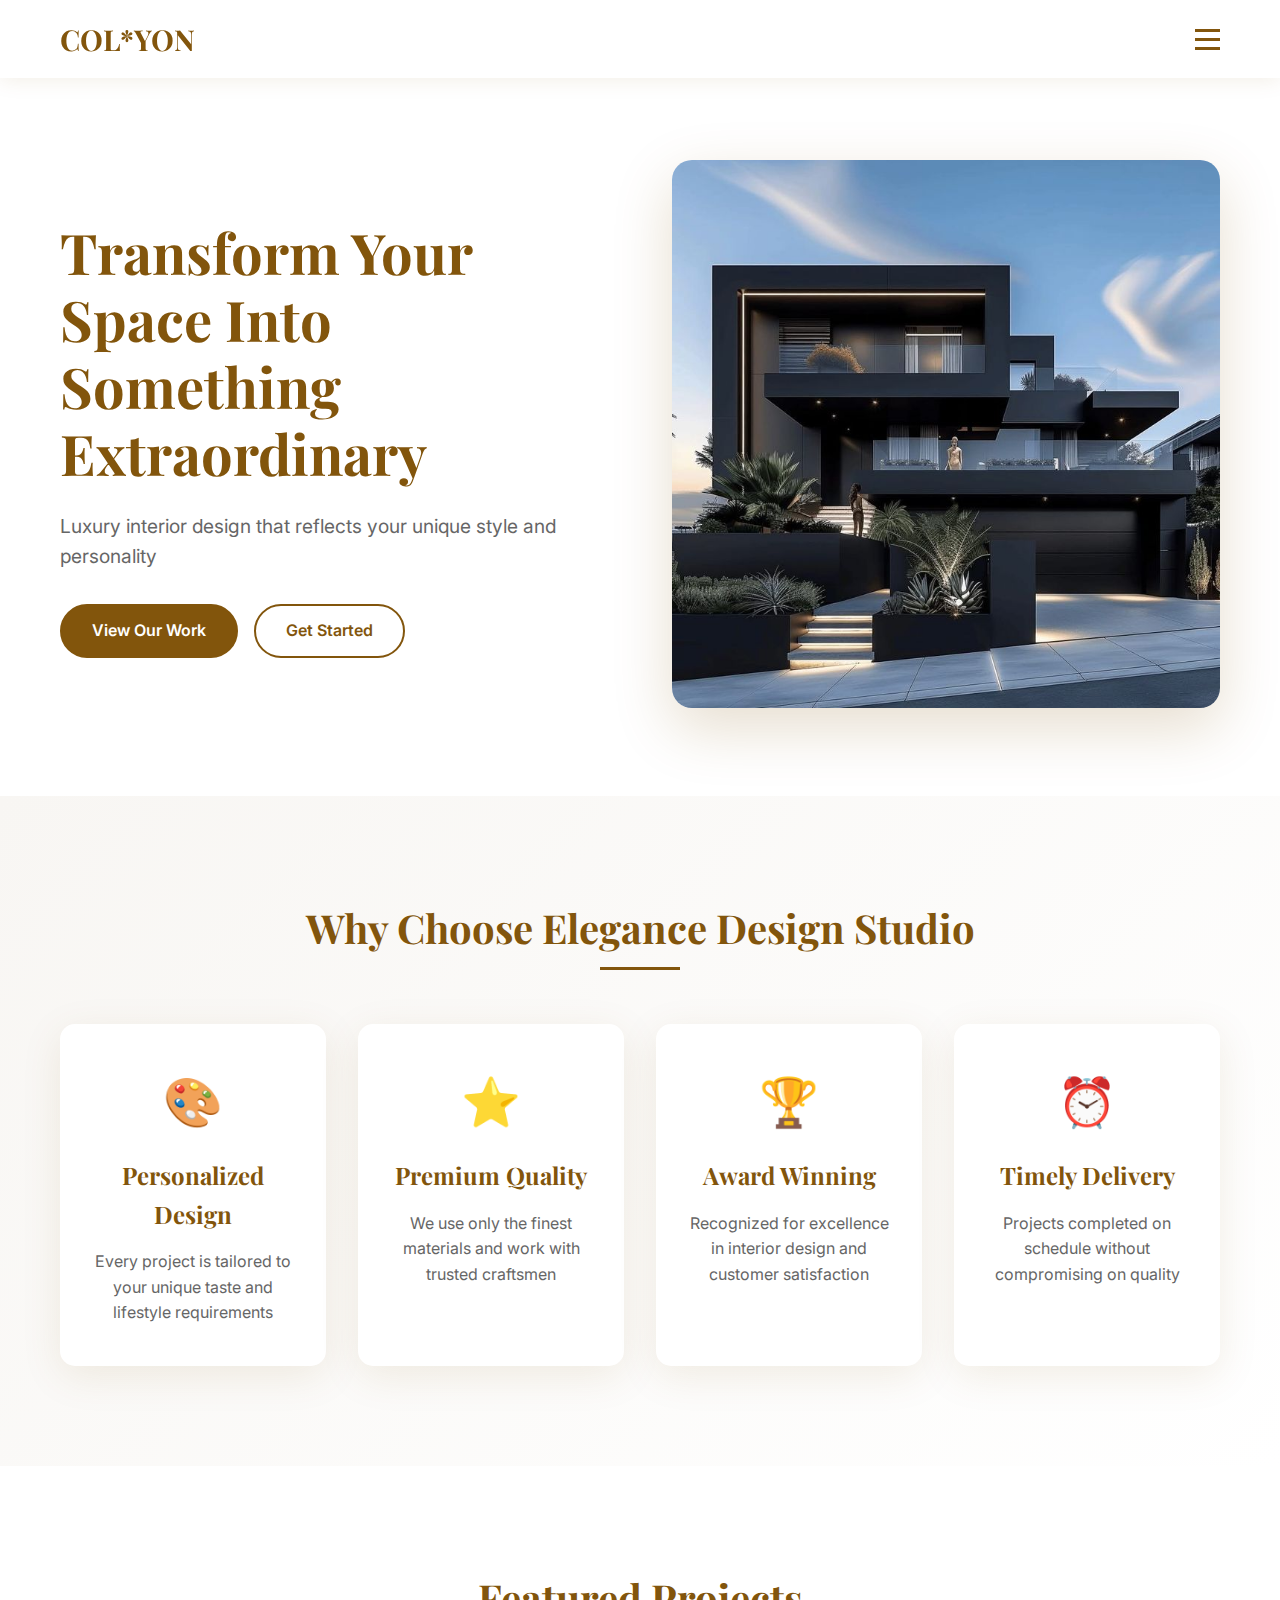
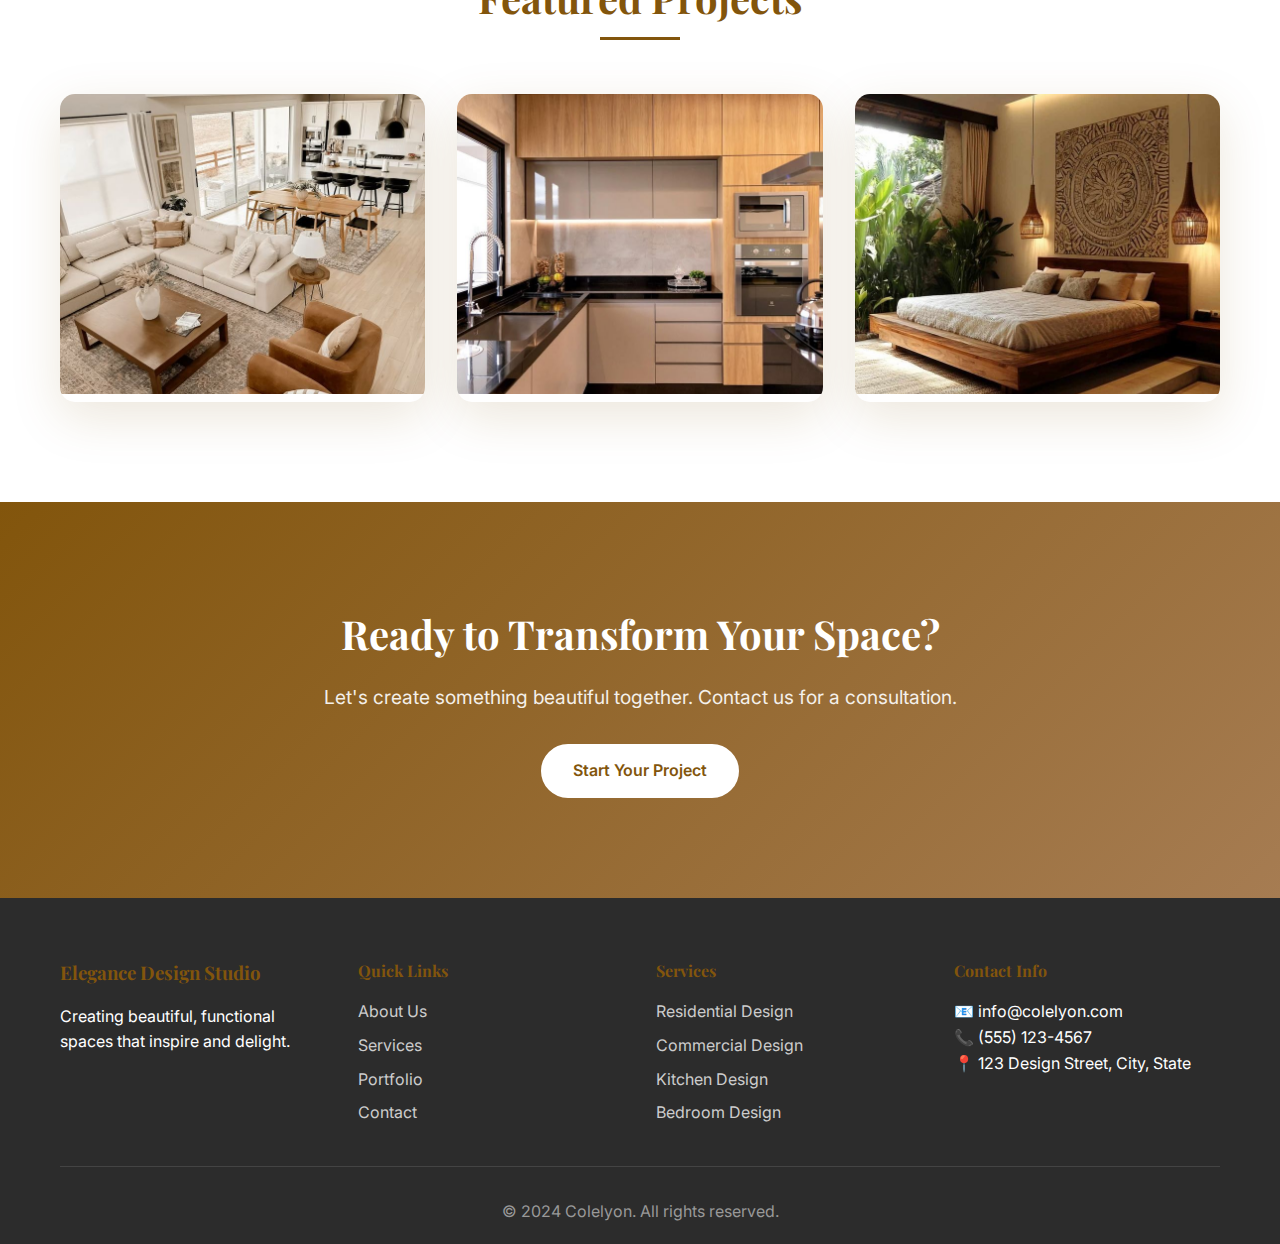
<file: pages/index.html>
<!DOCTYPE html>
<html lang="en">
<head>
    <meta charset="UTF-8">
    <meta name="viewport" content="width=device-width, initial-scale=1.0">
    <title>Elegance Design Studio - Luxury Interior Design</title>
    <link rel="icon" type="image/x-icon" href="../images/favicon.jpg">
    <link rel="stylesheet" href="../styles/index.css">
    <link href="https://fonts.googleapis.com/css2?family=Playfair+Display:wght@400;700&family=Inter:wght@300;400;500;600&display=swap" rel="stylesheet">
</head>
<body>
    <header class="header">
        <nav class="navbar">
            <div class="nav-container">
                <div class="logo">
                    <h1>COL*YON</h1>
                </div>
                <ul class="nav-menu">
                    <li><a href="index.html" class="active">Home</a></li>
                    <li><a href="about.html">About</a></li>
                    <li><a href="services.html">Services</a></li>
                    <li><a href="portfolio.html">Portfolio</a></li>
                    <li><a href="residential.html">Residential</a></li>
                    <li><a href="commercial.html">Commercial</a></li>
                    <li><a href="kitchen.html">Kitchen</a></li>
                    <li><a href="bedroom.html">Bedroom</a></li>
                    <li><a href="living-room.html">Living Room</a></li>
                    <li><a href="bathroom.html">Bathroom</a></li>
                    <li><a href="team.html">Team</a></li>
                    <li><a href="testimonials.html">Testimonials</a></li>
                    <li><a href="blog.html">Blog</a></li>
                    <li><a href="contact.html">Contact</a></li>
                    <li><a href="faq.html">FAQ</a></li>
                </ul>
                <div class="hamburger" onclick="toggleMenu()">
                    <span></span>
                    <span></span>
                    <span></span>
                </div>
            </div>
        </nav>
    </header>
<script>
function toggleMenu() {
  // Get the navigation menu using the class selector
  const navMenu = document.querySelector('.nav-menu');
  
  // Toggle the 'active' class on the menu
  navMenu.classList.toggle('active');
  
  // Also toggle 'active' class on the hamburger icon for animation
  const hamburger = document.querySelector('.hamburger');
  hamburger.classList.toggle('active');
}
  </script>
    <main>
        <section class="hero">
            <div class="hero-content">
                <h1 class="hero-title">Transform Your Space Into Something Extraordinary</h1>
                <p class="hero-subtitle">Luxury interior design that reflects your unique style and personality</p>
                <div class="hero-buttons">
                    <a href="portfolio.html" class="btn btn-primary">View Our Work</a>
                    <a href="contact.html" class="btn btn-secondary">Get Started</a>
                </div>
            </div>
            <div class="hero-image">
                <img src="../images/download (1).jpg" alt="Luxury Interior Design" />
            </div>
        </section>

        <section class="features">
            <div class="container">
                <h2 class="section-title">Why Choose Elegance Design Studio</h2>
                <div class="features-grid">
                    <div class="feature-card">
                        <div class="feature-icon">🎨</div>
                        <h3>Personalized Design</h3>
                        <p>Every project is tailored to your unique taste and lifestyle requirements</p>
                    </div>
                    <div class="feature-card">
                        <div class="feature-icon">⭐</div>
                        <h3>Premium Quality</h3>
                        <p>We use only the finest materials and work with trusted craftsmen</p>
                    </div>
                    <div class="feature-card">
                        <div class="feature-icon">🏆</div>
                        <h3>Award Winning</h3>
                        <p>Recognized for excellence in interior design and customer satisfaction</p>
                    </div>
                    <div class="feature-card">
                        <div class="feature-icon">⏰</div>
                        <h3>Timely Delivery</h3>
                        <p>Projects completed on schedule without compromising on quality</p>
                    </div>
                </div>
            </div>
        </section>

        <section class="showcase">
            <div class="container">
                <h2 class="section-title">Featured Projects</h2>
                <div class="showcase-grid">
                    <div class="showcase-item">
                        <img src="../images/Livingroom1.jpg" alt="Modern Living Room" />
                        <div class="showcase-overlay">
                            <h3>Modern Living Room</h3>
                            <p>Contemporary elegance meets comfort</p>
                            <a href="portfolio.html" class="btn btn-outline">View Project</a>
                        </div>
                    </div>
                    <div class="showcase-item">
                        <img src="../images/kitchen.jpg" alt="Luxury Kitchen" />
                        <div class="showcase-overlay">
                            <h3>Luxury Kitchen</h3>
                            <p>Culinary excellence in design</p>
                            <a href="kitchen.html" class="btn btn-outline">View Project</a>
                        </div>
                    </div>
                    <div class="showcase-item">
                        <img src="../images/bedroom2.jpg" alt="Master Bedroom" />
                        <div class="showcase-overlay">
                            <h3>Master Bedroom</h3>
                            <p>Serene sanctuary for rest</p>
                            <a href="bedroom.html" class="btn btn-outline">View Project</a>
                        </div>
                    </div>
                </div>
            </div>
        </section>

        <section class="cta">
            <div class="container">
                <div class="cta-content">
                    <h2>Ready to Transform Your Space?</h2>
                    <p>Let's create something beautiful together. Contact us for a consultation.</p>
                    <a href="contact.html" class="btn btn-primary">Start Your Project</a>
                </div>
            </div>
        </section>
    </main>

    <footer class="footer">
        <div class="container">
            <div class="footer-content">
                <div class="footer-section">
                    <h3>Elegance Design Studio</h3>
                    <p>Creating beautiful, functional spaces that inspire and delight.</p>
                </div>
                <div class="footer-section">
                    <h4>Quick Links</h4>
                    <ul>
                        <li><a href="about.html">About Us</a></li>
                        <li><a href="services.html">Services</a></li>
                        <li><a href="portfolio.html">Portfolio</a></li>
                        <li><a href="contact.html">Contact</a></li>
                    </ul>
                </div>
                <div class="footer-section">
                    <h4>Services</h4>
                    <ul>
                        <li><a href="residential.html">Residential Design</a></li>
                        <li><a href="commercial.html">Commercial Design</a></li>
                        <li><a href="kitchen.html">Kitchen Design</a></li>
                        <li><a href="bedroom.html">Bedroom Design</a></li>
                    </ul>
                </div>
                <div class="footer-section">
                    <h4>Contact Info</h4>
                    <p>📧 info@colelyon.com</p>
                    <p>📞 (555) 123-4567</p>
                    <p>📍 123 Design Street, City, State</p>
                </div>
            </div>
            <div class="footer-bottom">
                <p>&copy; 2024 Colelyon. All rights reserved.</p>
            </div>
        </div>
    </footer>
     
</body>
</html>
</file>
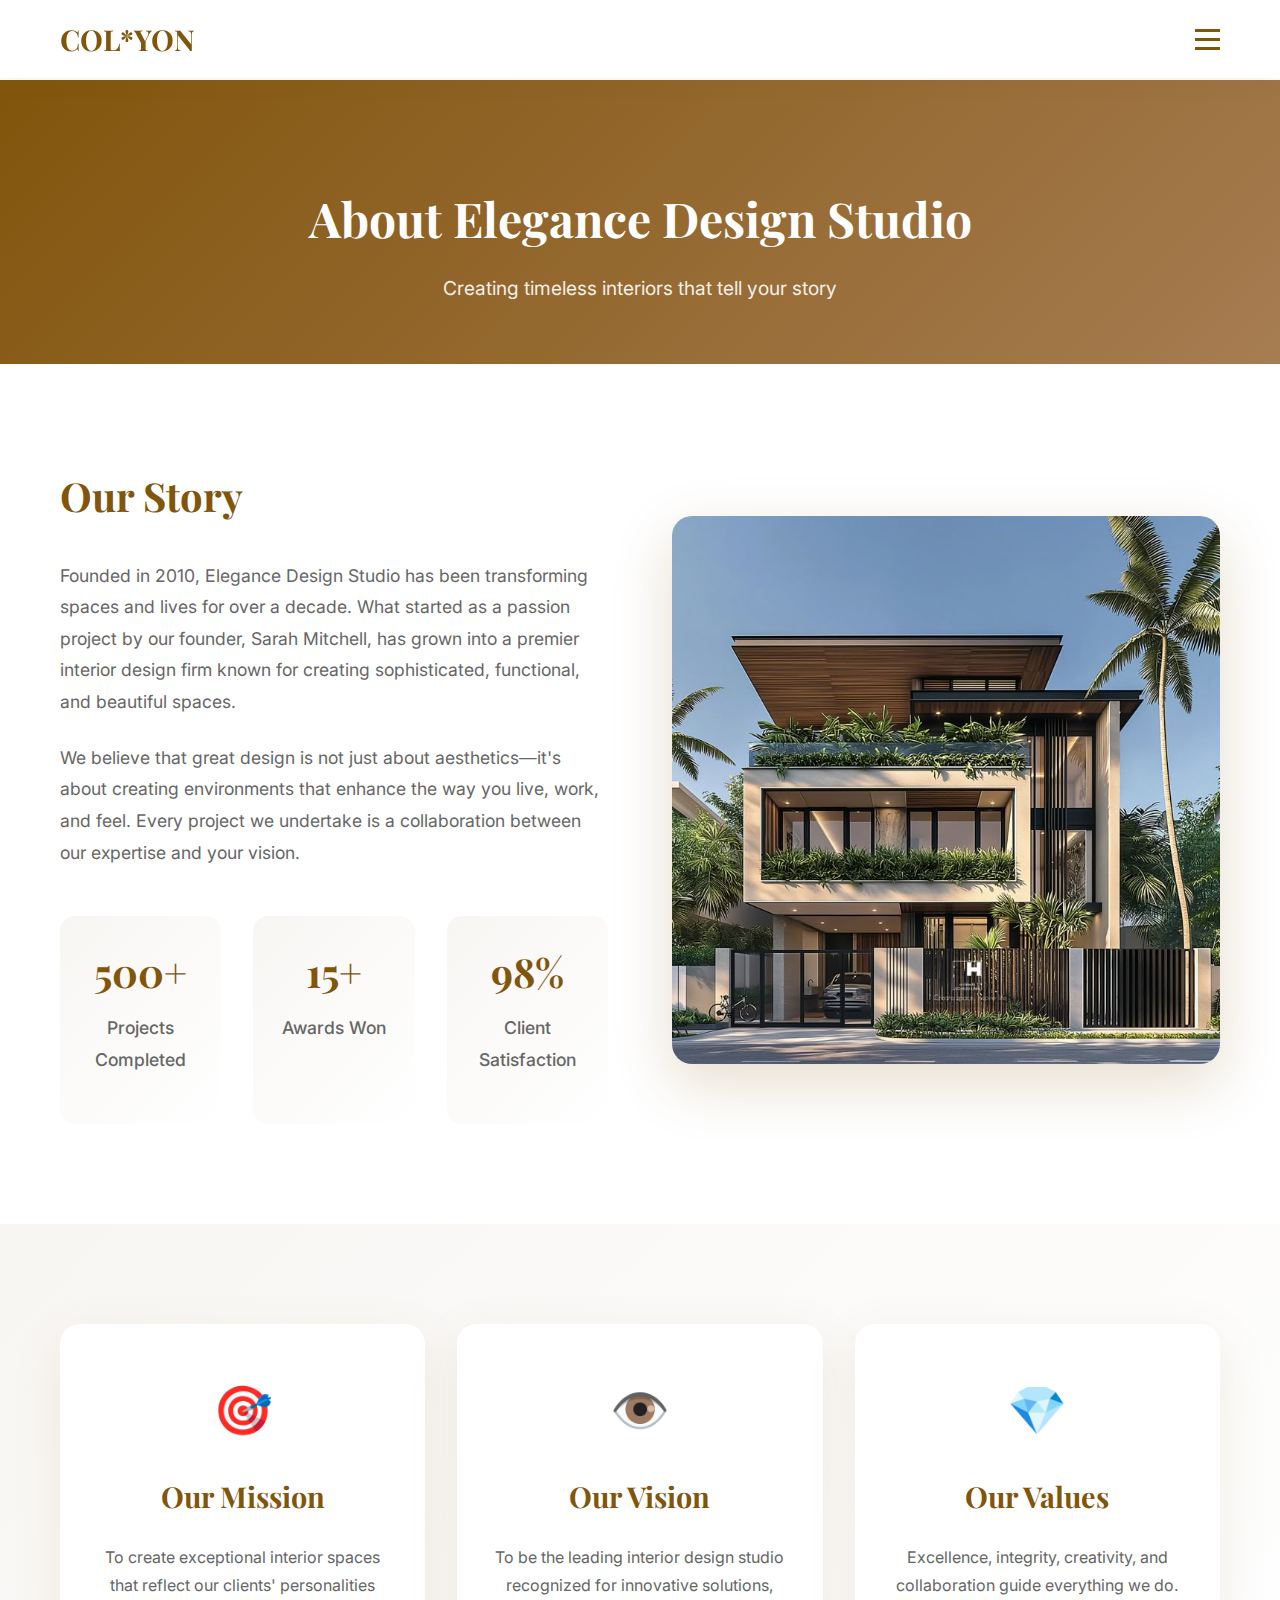
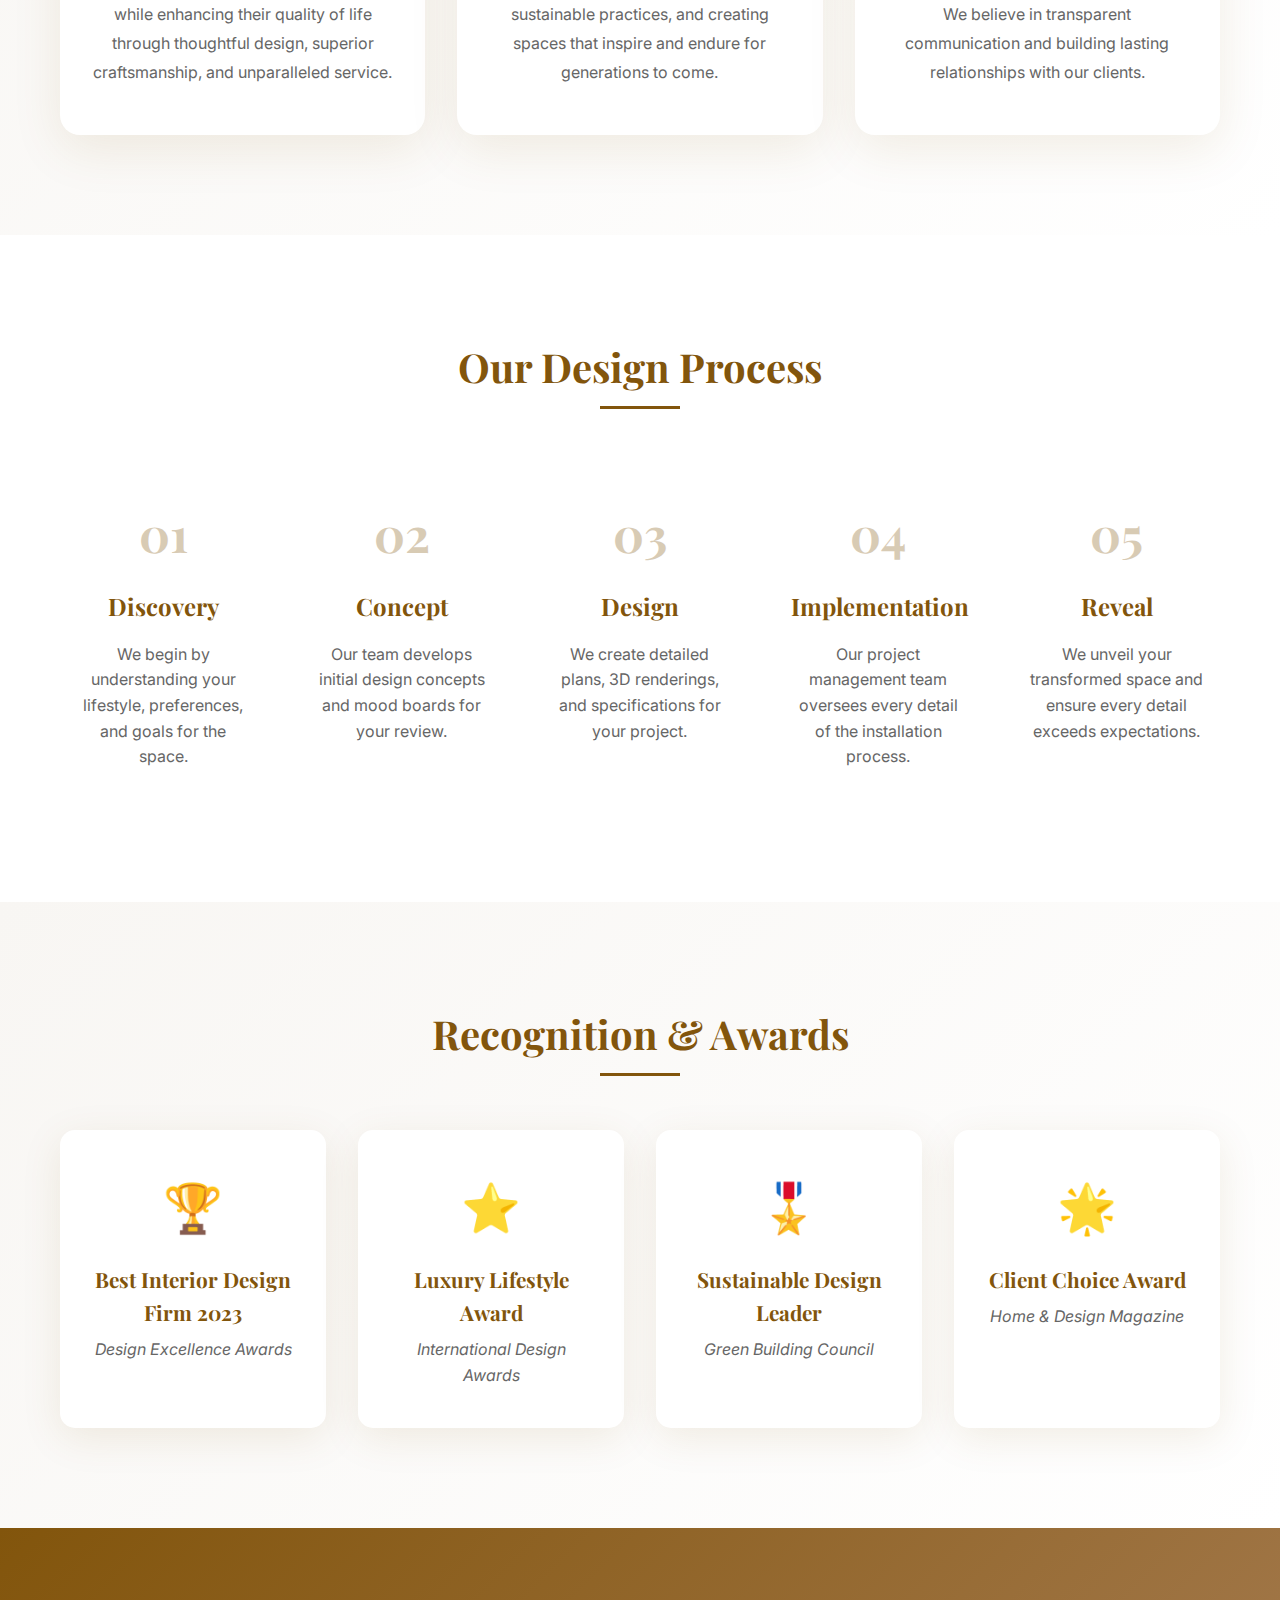
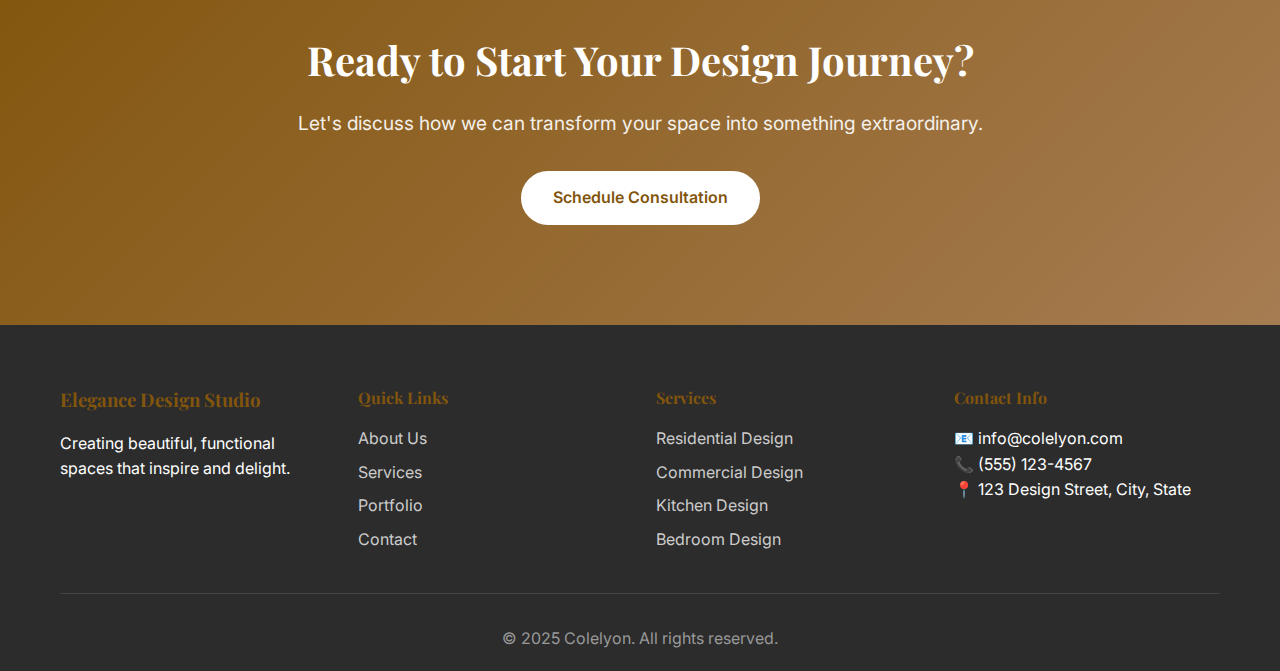
<file: pages/about.html>
<!DOCTYPE html>
<html lang="en">
<head>
    <meta charset="UTF-8">
    <meta name="viewport" content="width=device-width, initial-scale=1.0">
    <title>About Us - Elegance Design Studio</title>
       <link rel="icon" type="image/x-icon" href="../images/favicon.jpg">
    <link rel="stylesheet" href="../styles/about.css">
    <link href="https://fonts.googleapis.com/css2?family=Playfair+Display:wght@400;700&family=Inter:wght@300;400;500;600&display=swap" rel="stylesheet">
</head>
<body>
    <header class="header">
        <nav class="navbar">
            <div class="nav-container">
                <div class="logo">
                    <h1>COL*YON</h1>
                </div>
                <ul class="nav-menu">
                    <li><a href="index.html">Home</a></li>
                    <li><a href="about.html" class="active">About</a></li>
                    <li><a href="services.html">Services</a></li>
                    <li><a href="portfolio.html">Portfolio</a></li>
                    <li><a href="residential.html">Residential</a></li>
                    <li><a href="commercial.html">Commercial</a></li>
                    <li><a href="kitchen.html">Kitchen</a></li>
                    <li><a href="bedroom.html">Bedroom</a></li>
                    <li><a href="living-room.html">Living Room</a></li>
                    <li><a href="bathroom.html">Bathroom</a></li>
                    <li><a href="team.html">Team</a></li>
                    <li><a href="testimonials.html">Testimonials</a></li>
                    <li><a href="blog.html">Blog</a></li>
                    <li><a href="contact.html">Contact</a></li>
                    <li><a href="faq.html">FAQ</a></li>
                </ul>
            <div class="hamburger" onclick="toggleMenu()">
                    <span></span>
                    <span></span>
                    <span></span>
                </div>
            </div>
        </nav>
    </header>
<script>
function toggleMenu() {
  // Get the navigation menu using the class selector
  const navMenu = document.querySelector('.nav-menu');
  
  // Toggle the 'active' class on the menu
  navMenu.classList.toggle('active');
  
  // Also toggle 'active' class on the hamburger icon for animation
  const hamburger = document.querySelector('.hamburger');
  hamburger.classList.toggle('active');
}
  </script>
    <main>
        <section class="page-hero">
            <div class="container">
                <h1 class="page-title">About Elegance Design Studio</h1>
                <p class="page-subtitle">Creating timeless interiors that tell your story</p>
            </div>
        </section>

        <section class="about-intro">
            <div class="container">
                <div class="intro-grid">
                    <div class="intro-content">
                        <h2>Our Story</h2>
                        <p>Founded in 2010, Elegance Design Studio has been transforming spaces and lives for over a decade. What started as a passion project by our founder, Sarah Mitchell, has grown into a premier interior design firm known for creating sophisticated, functional, and beautiful spaces.</p>
                        <p>We believe that great design is not just about aesthetics—it's about creating environments that enhance the way you live, work, and feel. Every project we undertake is a collaboration between our expertise and your vision.</p>
                        <div class="stats">
                            <div class="stat">
                                <h3>500+</h3>
                                <p>Projects Completed</p>
                            </div>
                            <div class="stat">
                                <h3>15+</h3>
                                <p>Awards Won</p>
                            </div>
                            <div class="stat">
                                <h3>98%</h3>
                                <p>Client Satisfaction</p>
                            </div>
                        </div>
                    </div>
                    <div class="intro-image">
                        <img src="../images/residential2.jpg" alt="Our Design Studio" />
                    </div>
                </div>
            </div>
        </section>

        <section class="mission-vision">
            <div class="container">
                <div class="mv-grid">
                    <div class="mv-card">
                        <div class="mv-icon">🎯</div>
                        <h3>Our Mission</h3>
                        <p>To create exceptional interior spaces that reflect our clients' personalities while enhancing their quality of life through thoughtful design, superior craftsmanship, and unparalleled service.</p>
                    </div>
                    <div class="mv-card">
                        <div class="mv-icon">👁️</div>
                        <h3>Our Vision</h3>
                        <p>To be the leading interior design studio recognized for innovative solutions, sustainable practices, and creating spaces that inspire and endure for generations to come.</p>
                    </div>
                    <div class="mv-card">
                        <div class="mv-icon">💎</div>
                        <h3>Our Values</h3>
                        <p>Excellence, integrity, creativity, and collaboration guide everything we do. We believe in transparent communication and building lasting relationships with our clients.</p>
                    </div>
                </div>
            </div>
        </section>

        <section class="process">
            <div class="container">
                <h2 class="section-title">Our Design Process</h2>
                <div class="process-steps">
                    <div class="step">
                        <div class="step-number">01</div>
                        <h3>Discovery</h3>
                        <p>We begin by understanding your lifestyle, preferences, and goals for the space.</p>
                    </div>
                    <div class="step">
                        <div class="step-number">02</div>
                        <h3>Concept</h3>
                        <p>Our team develops initial design concepts and mood boards for your review.</p>
                    </div>
                    <div class="step">
                        <div class="step-number">03</div>
                        <h3>Design</h3>
                        <p>We create detailed plans, 3D renderings, and specifications for your project.</p>
                    </div>
                    <div class="step">
                        <div class="step-number">04</div>
                        <h3>Implementation</h3>
                        <p>Our project management team oversees every detail of the installation process.</p>
                    </div>
                    <div class="step">
                        <div class="step-number">05</div>
                        <h3>Reveal</h3>
                        <p>We unveil your transformed space and ensure every detail exceeds expectations.</p>
                    </div>
                </div>
            </div>
        </section>

        <section class="awards">
            <div class="container">
                <h2 class="section-title">Recognition & Awards</h2>
                <div class="awards-grid">
                    <div class="award-item">
                        <div class="award-icon">🏆</div>
                        <h3>Best Interior Design Firm 2023</h3>
                        <p>Design Excellence Awards</p>
                    </div>
                    <div class="award-item">
                        <div class="award-icon">⭐</div>
                        <h3>Luxury Lifestyle Award</h3>
                        <p>International Design Awards</p>
                    </div>
                    <div class="award-item">
                        <div class="award-icon">🎖️</div>
                        <h3>Sustainable Design Leader</h3>
                        <p>Green Building Council</p>
                    </div>
                    <div class="award-item">
                        <div class="award-icon">🌟</div>
                        <h3>Client Choice Award</h3>
                        <p>Home & Design Magazine</p>
                    </div>
                </div>
            </div>
        </section>

        <section class="cta">
            <div class="container">
                <div class="cta-content">
                    <h2>Ready to Start Your Design Journey?</h2>
                    <p>Let's discuss how we can transform your space into something extraordinary.</p>
                    <a href="contact.html" class="btn btn-primary">Schedule Consultation</a>
                </div>
            </div>
        </section>
    </main>

    <footer class="footer">
        <div class="container">
            <div class="footer-content">
                <div class="footer-section">
                    <h3>Elegance Design Studio</h3>
                    <p>Creating beautiful, functional spaces that inspire and delight.</p>
                </div>
                <div class="footer-section">
                    <h4>Quick Links</h4>
                    <ul>
                        <li><a href="about.html">About Us</a></li>
                        <li><a href="services.html">Services</a></li>
                        <li><a href="portfolio.html">Portfolio</a></li>
                        <li><a href="contact.html">Contact</a></li>
                    </ul>
                </div>
                <div class="footer-section">
                    <h4>Services</h4>
                    <ul>
                        <li><a href="residential.html">Residential Design</a></li>
                        <li><a href="commercial.html">Commercial Design</a></li>
                        <li><a href="kitchen.html">Kitchen Design</a></li>
                        <li><a href="bedroom.html">Bedroom Design</a></li>
                    </ul>
                </div>
                <div class="footer-section">
                    <h4>Contact Info</h4>
                    <p>📧 info@colelyon.com</p>
                    <p>📞 (555) 123-4567</p>
                    <p>📍 123 Design Street, City, State</p>
                </div>
            </div>
            <div class="footer-bottom">
                <p>&copy; 2025 Colelyon. All rights reserved.</p>
            </div>
        </div>
    </footer>
</body>
</html>
</file>
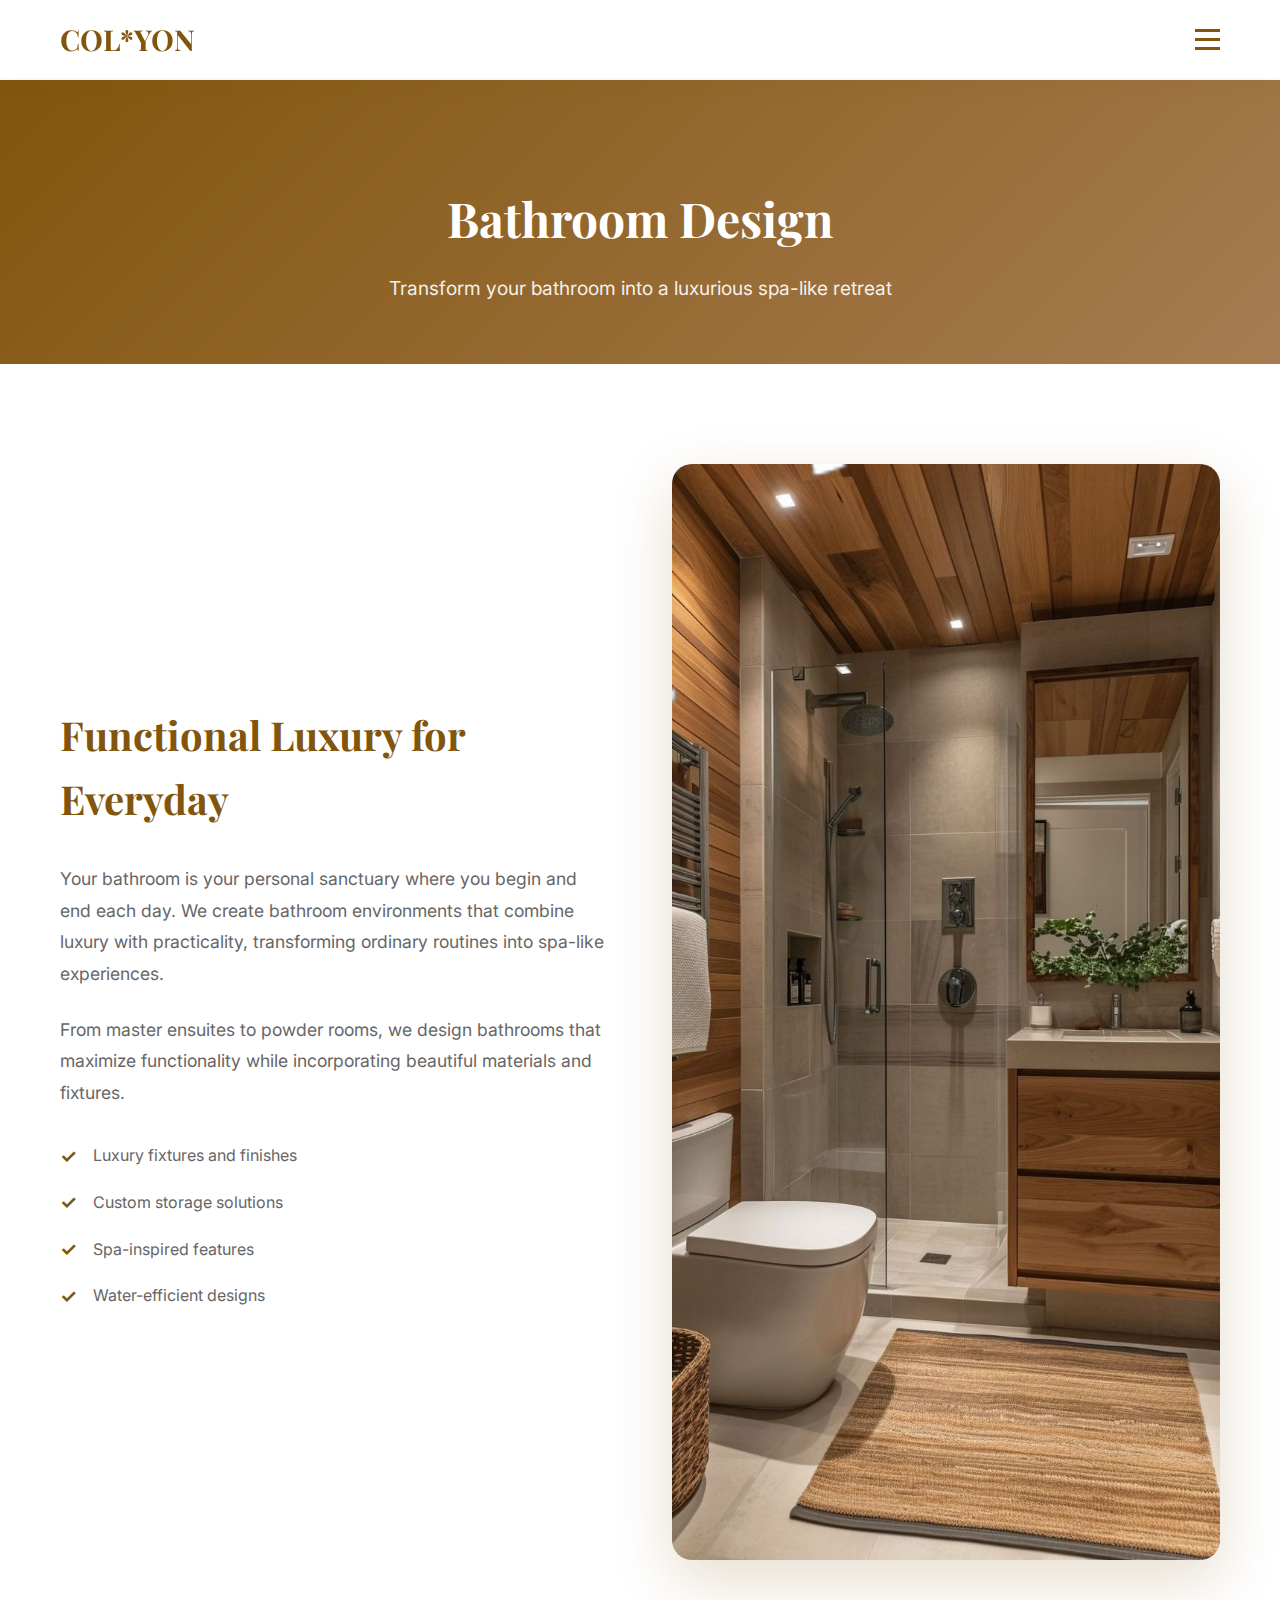
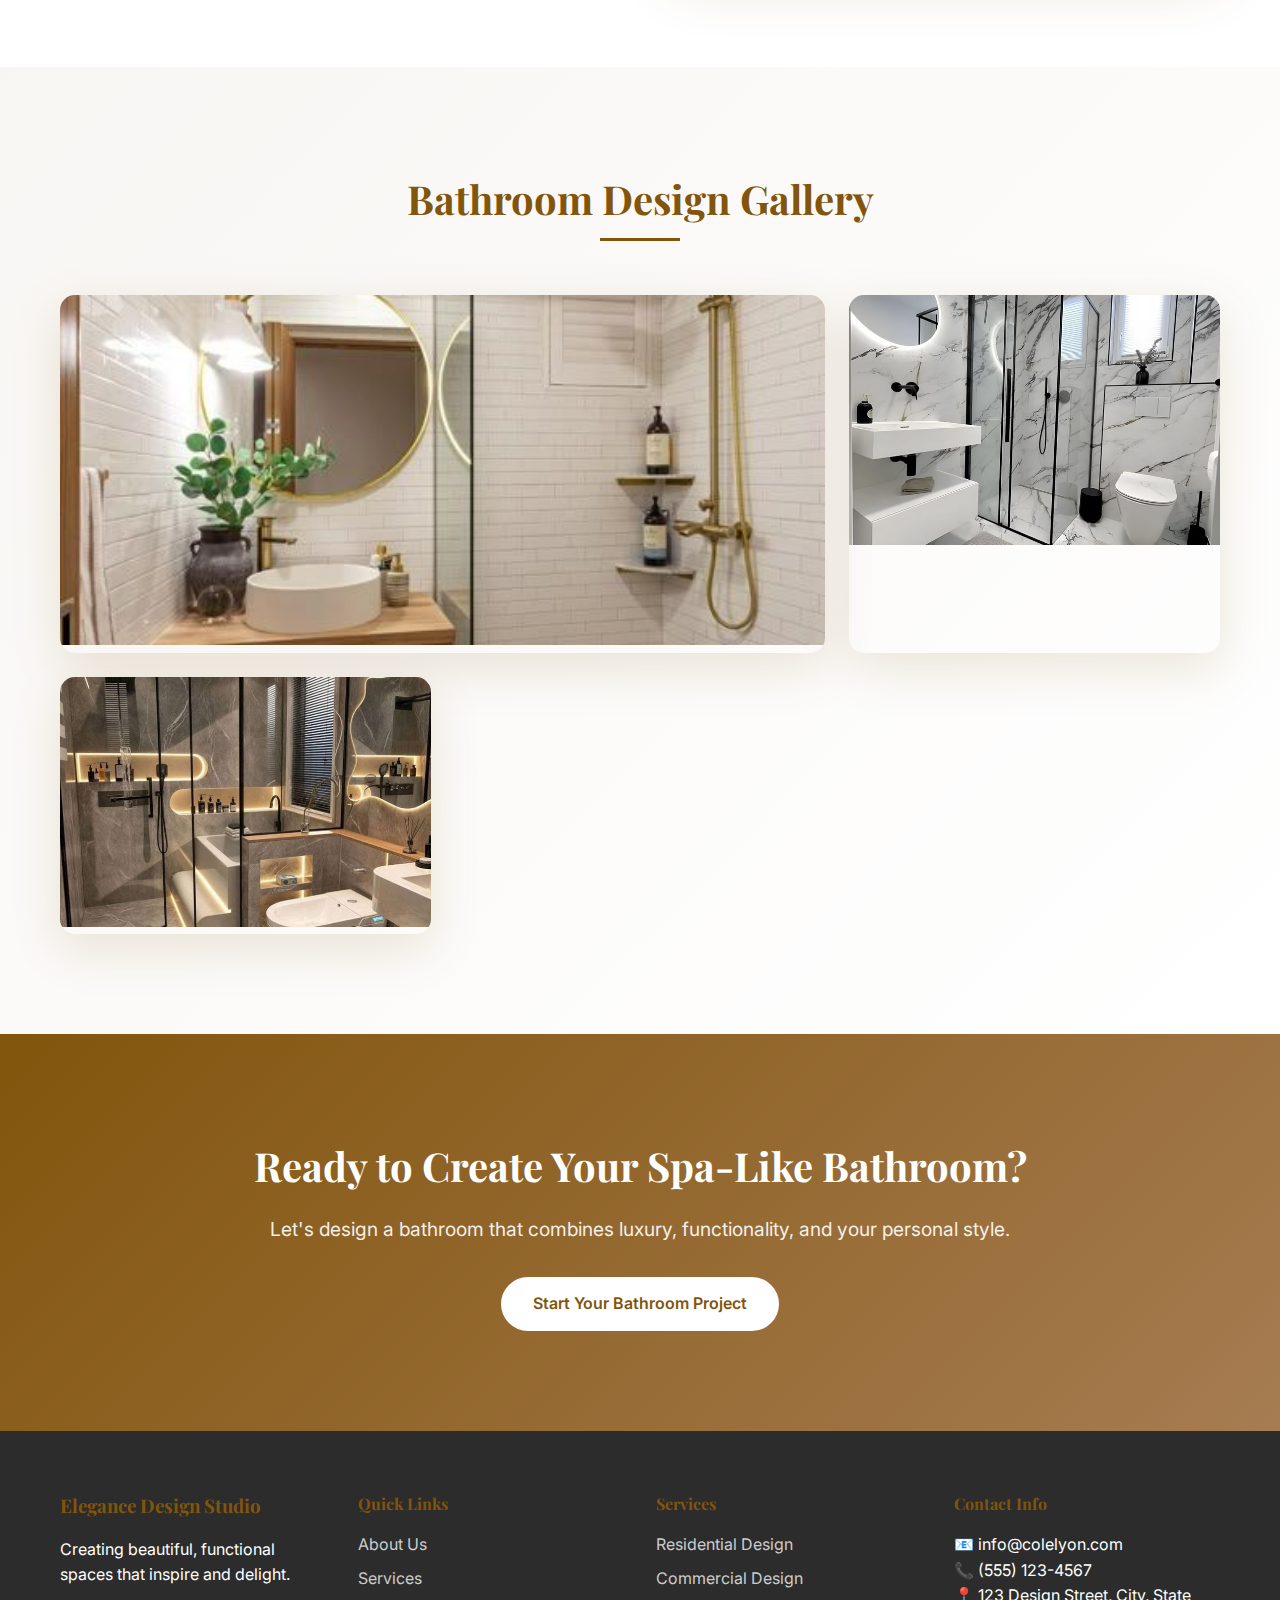
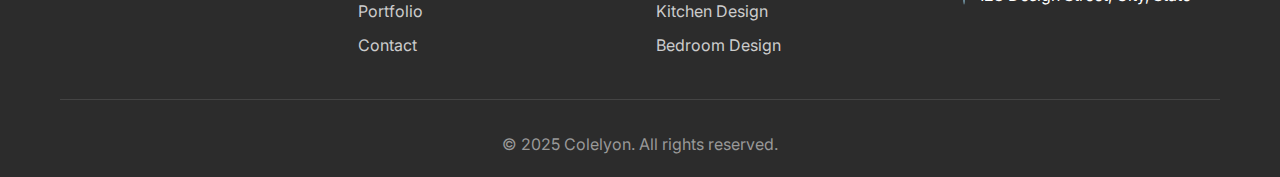
<file: pages/bathroom.html>
<!DOCTYPE html>
<html lang="en">
<head>
    <meta charset="UTF-8">
    <meta name="viewport" content="width=device-width, initial-scale=1.0">
    <title>Bathroom Design - Elegance Design Studio</title>
       <link rel="icon" type="image/x-icon" href="../images/favicon.jpg">
    <link rel="stylesheet" href="../styles/bathroom.css">
    <link href="https://fonts.googleapis.com/css2?family=Playfair+Display:wght@400;700&family=Inter:wght@300;400;500;600&display=swap" rel="stylesheet">
</head>
<body>
    <header class="header">
        <nav class="navbar">
            <div class="nav-container">
                <div class="logo">
                    <h1>COL*YON</h1>
                </div>
                <ul class="nav-menu">
                    <li><a href="index.html">Home</a></li>
                    <li><a href="about.html">About</a></li>
                    <li><a href="services.html">Services</a></li>
                    <li><a href="portfolio.html">Portfolio</a></li>
                    <li><a href="residential.html">Residential</a></li>
                    <li><a href="commercial.html">Commercial</a></li>
                    <li><a href="kitchen.html">Kitchen</a></li>
                    <li><a href="bedroom.html">Bedroom</a></li>
                    <li><a href="living-room.html">Living Room</a></li>
                    <li><a href="bathroom.html" class="active">Bathroom</a></li>
                    <li><a href="team.html">Team</a></li>
                    <li><a href="testimonials.html">Testimonials</a></li>
                    <li><a href="blog.html">Blog</a></li>
                    <li><a href="contact.html">Contact</a></li>
                    <li><a href="faq.html">FAQ</a></li>
                </ul>
                <div class="hamburger" onclick="toggleMenu()">
                    <span></span>
                    <span></span>
                    <span></span>
                </div>
            </div>
        </nav>
    </header>
<script>
function toggleMenu() {
  // Get the navigation menu using the class selector
  const navMenu = document.querySelector('.nav-menu');
  
  // Toggle the 'active' class on the menu
  navMenu.classList.toggle('active');
  
  // Also toggle 'active' class on the hamburger icon for animation
  const hamburger = document.querySelector('.hamburger');
  hamburger.classList.toggle('active');
}
  </script>

    <main>
        <section class="page-hero">
            <div class="container">
                <h1 class="page-title">Bathroom Design</h1>
                <p class="page-subtitle">Transform your bathroom into a luxurious spa-like retreat</p>
            </div>
        </section>

        <section class="intro-section">
            <div class="container">
                <div class="intro-grid">
                    <div class="intro-content">
                        <h2>Functional Luxury for Everyday</h2>
                        <p>Your bathroom is your personal sanctuary where you begin and end each day. We create bathroom environments that combine luxury with practicality, transforming ordinary routines into spa-like experiences.</p>
                        <p>From master ensuites to powder rooms, we design bathrooms that maximize functionality while incorporating beautiful materials and fixtures.</p>
                        <div class="features-list">
                            <div class="feature">
                                <span class="feature-icon">✓</span>
                                <span>Luxury fixtures and finishes</span>
                            </div>
                            <div class="feature">
                                <span class="feature-icon">✓</span>
                                <span>Custom storage solutions</span>
                            </div>
                            <div class="feature">
                                <span class="feature-icon">✓</span>
                                <span>Spa-inspired features</span>
                            </div>
                            <div class="feature">
                                <span class="feature-icon">✓</span>
                                <span>Water-efficient designs</span>
                            </div>
                        </div>
                    </div>
                    <div class="intro-image">
                        <img src="../images/bathroom1.jpg" alt="Luxury Bathroom Design" />
                    </div>
                </div>
            </div>
        </section>

        <section class="gallery-section">
            <div class="container">
                <h2 class="section-title">Bathroom Design Gallery</h2>
                <div class="gallery-grid">
                    <div class="gallery-item large">
                        <img src="../images/bathroom2.jpg" alt="Luxury Master Bathroom" />
                        <div class="gallery-overlay">
                            <h3>Luxury Master Ensuite</h3>
                            <p>Spa-like retreat with premium finishes</p>
                        </div>
                    </div>
                    <div class="gallery-item">
                        <img src="../images/bathroom3.jpg" alt="Modern Powder Room" />
                        <div class="gallery-overlay">
                            <h3>Modern Powder Room</h3>
                            <p>Sophisticated guest bathroom design</p>
                        </div>
                    </div>
                    <div class="gallery-item">
                        <img src="../images/bathroom4.jpg" alt="Traditional Bathroom" />
                        <div class="gallery-overlay">
                            <h3>Traditional Elegance</h3>
                            <p>Classic design with modern amenities</p>
                        </div>
                    </div>
                </div>
            </div>
        </section>

        <section class="cta">
            <div class="container">
                <div class="cta-content">
                    <h2>Ready to Create Your Spa-Like Bathroom?</h2>
                    <p>Let's design a bathroom that combines luxury, functionality, and your personal style.</p>
                    <a href="contact.html" class="btn btn-primary">Start Your Bathroom Project</a>
                </div>
            </div>
        </section>
    </main>

    <footer class="footer">
        <div class="container">
            <div class="footer-content">
                <div class="footer-section">
                    <h3>Elegance Design Studio</h3>
                    <p>Creating beautiful, functional spaces that inspire and delight.</p>
                </div>
                <div class="footer-section">
                    <h4>Quick Links</h4>
                    <ul>
                        <li><a href="about.html">About Us</a></li>
                        <li><a href="services.html">Services</a></li>
                        <li><a href="portfolio.html">Portfolio</a></li>
                        <li><a href="contact.html">Contact</a></li>
                    </ul>
                </div>
                <div class="footer-section">
                    <h4>Services</h4>
                    <ul>
                        <li><a href="residential.html">Residential Design</a></li>
                        <li><a href="commercial.html">Commercial Design</a></li>
                        <li><a href="kitchen.html">Kitchen Design</a></li>
                        <li><a href="bedroom.html">Bedroom Design</a></li>
                    </ul>
                </div>
                <div class="footer-section">
                    <h4>Contact Info</h4>
                    <p>📧 info@colelyon.com</p>
                    <p>📞 (555) 123-4567</p>
                    <p>📍 123 Design Street, City, State</p>
                </div>
            </div>
            <div class="footer-bottom">
                <p>&copy; 2025 Colelyon. All rights reserved.</p>
            </div>
        </div>
    </footer>
</body>
</html>
</file>
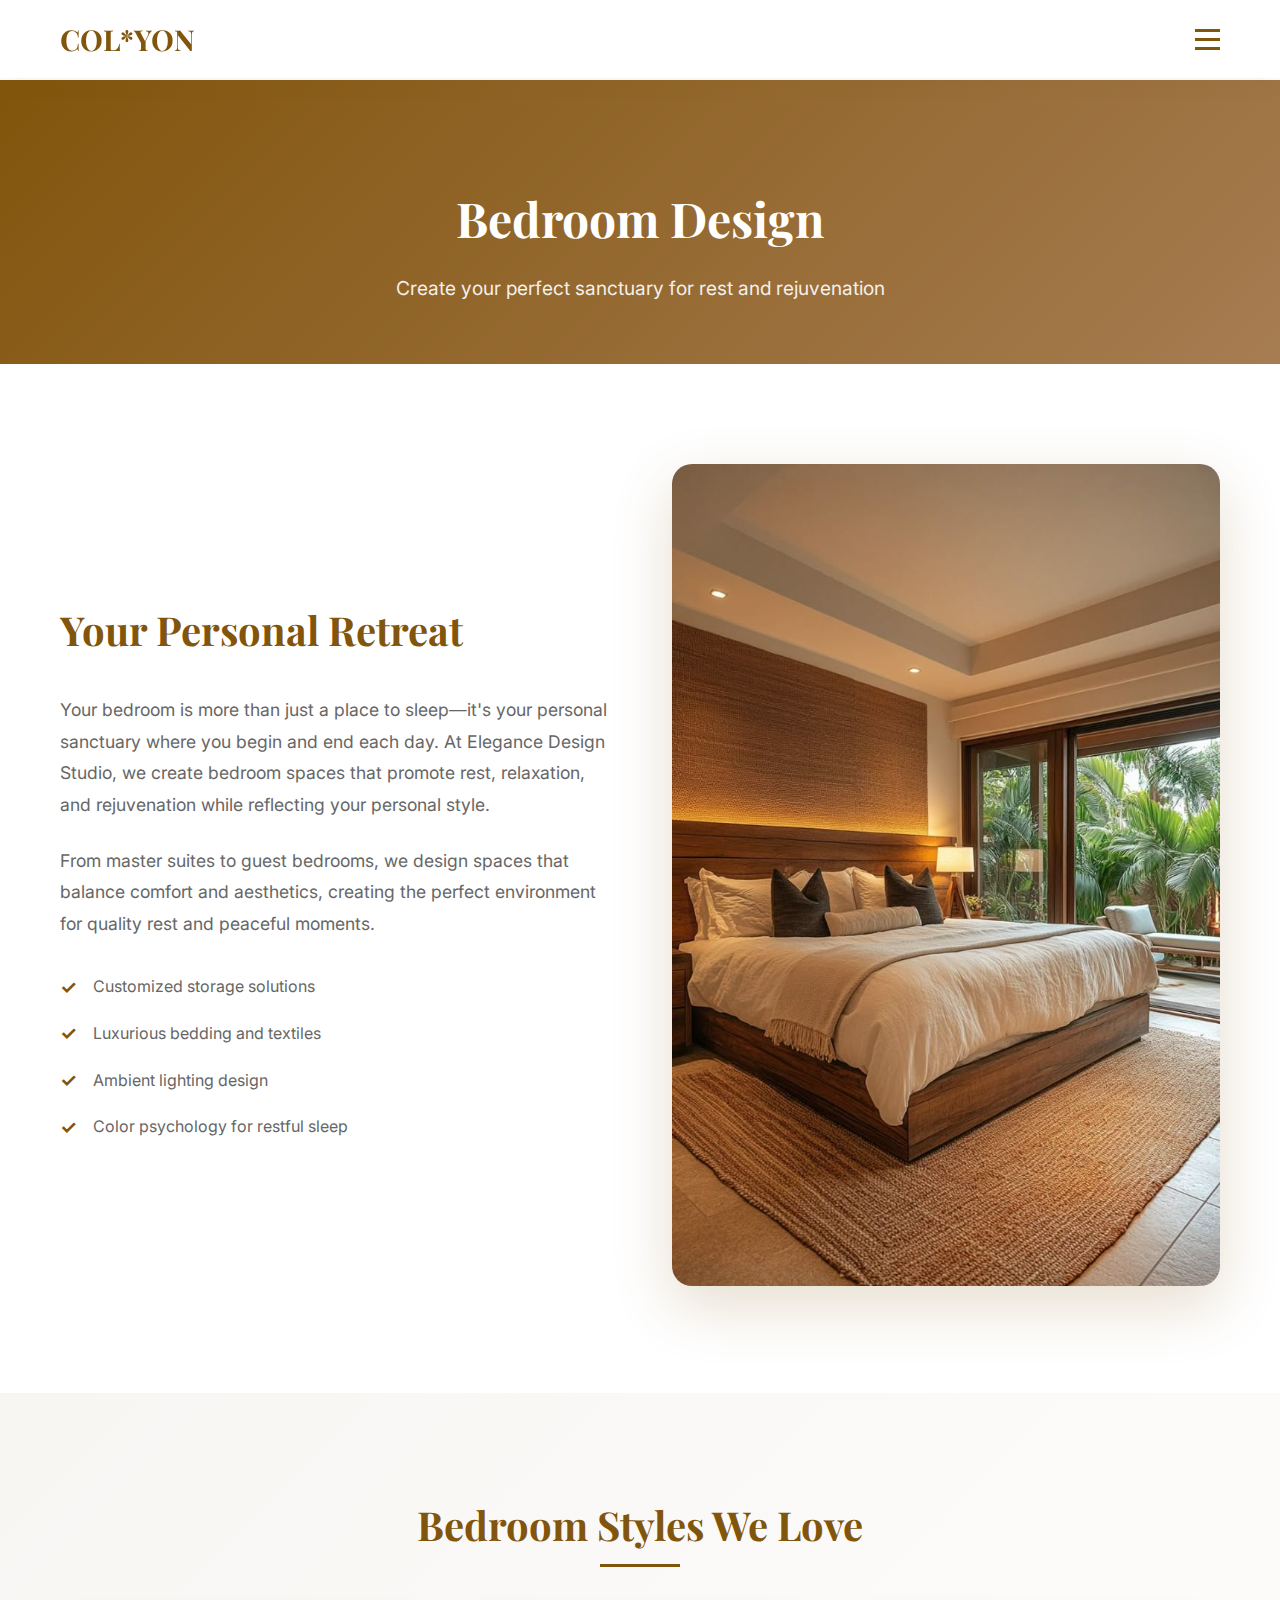
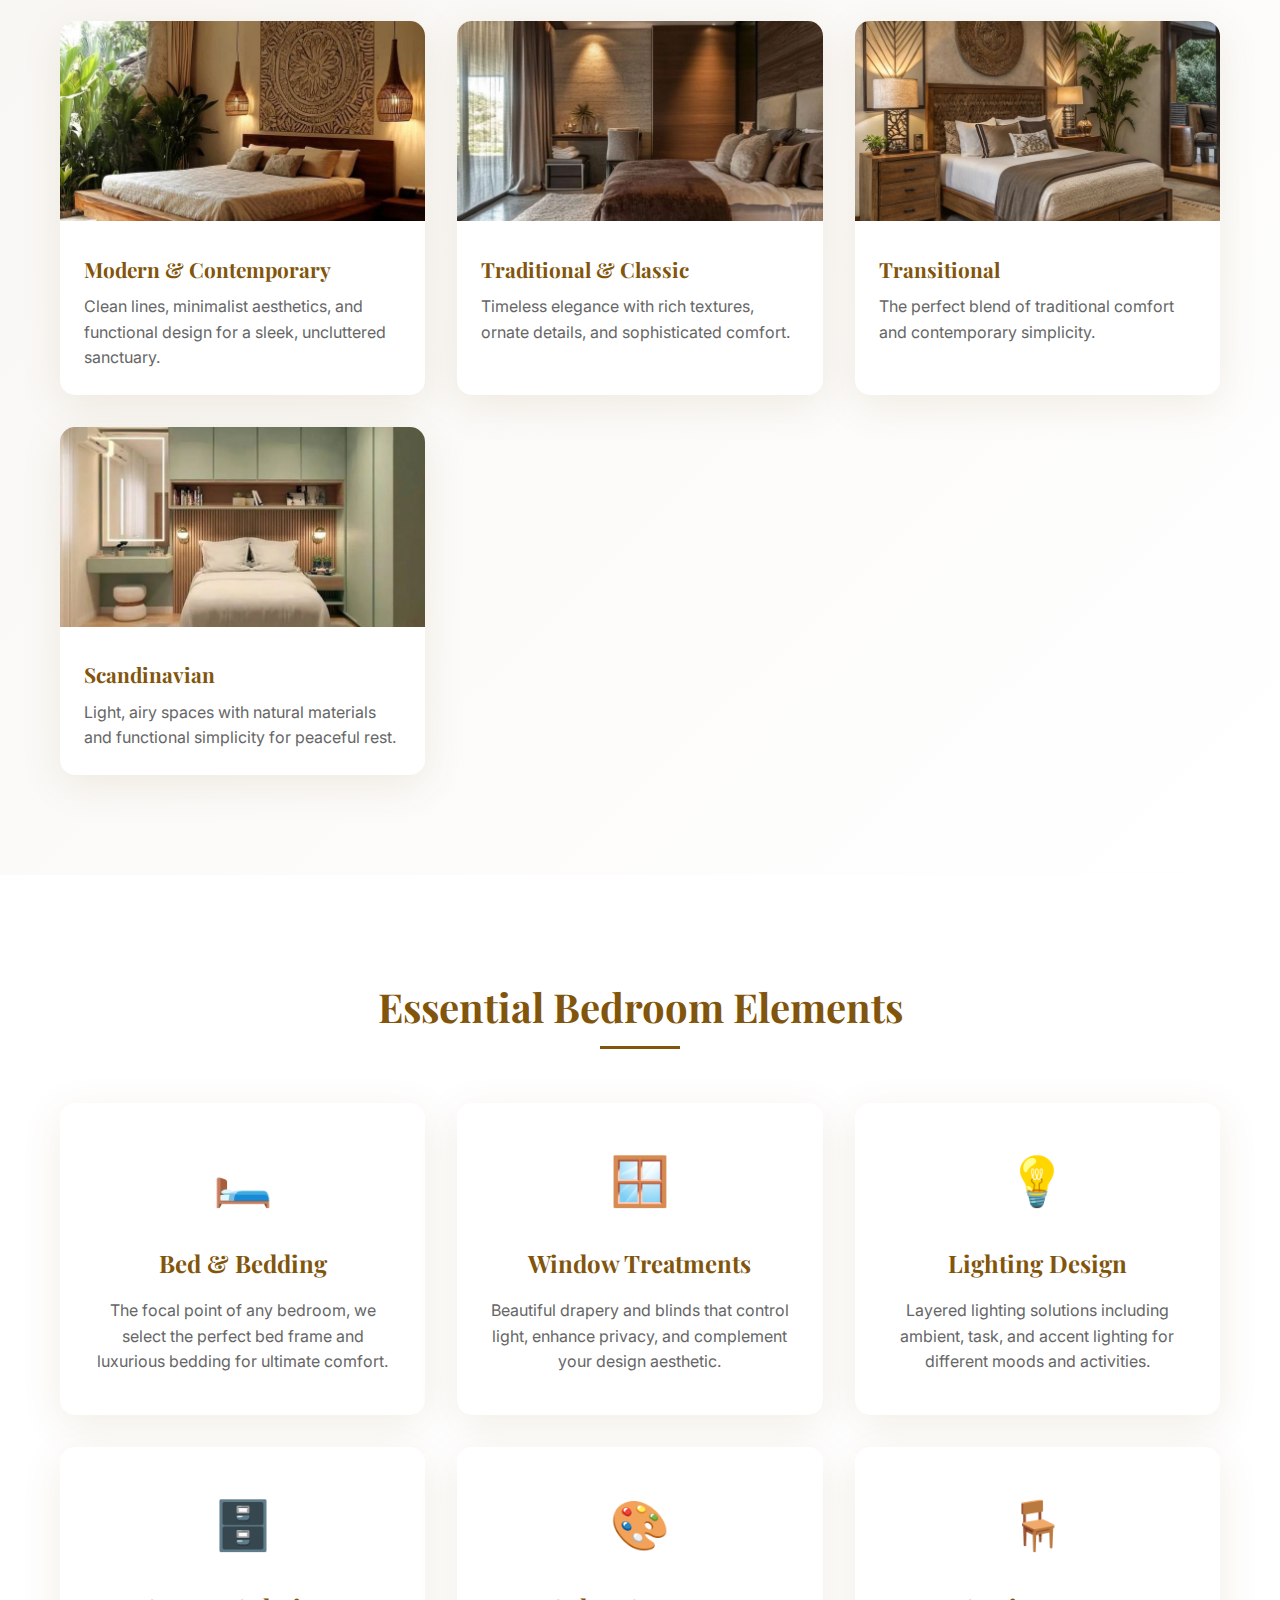
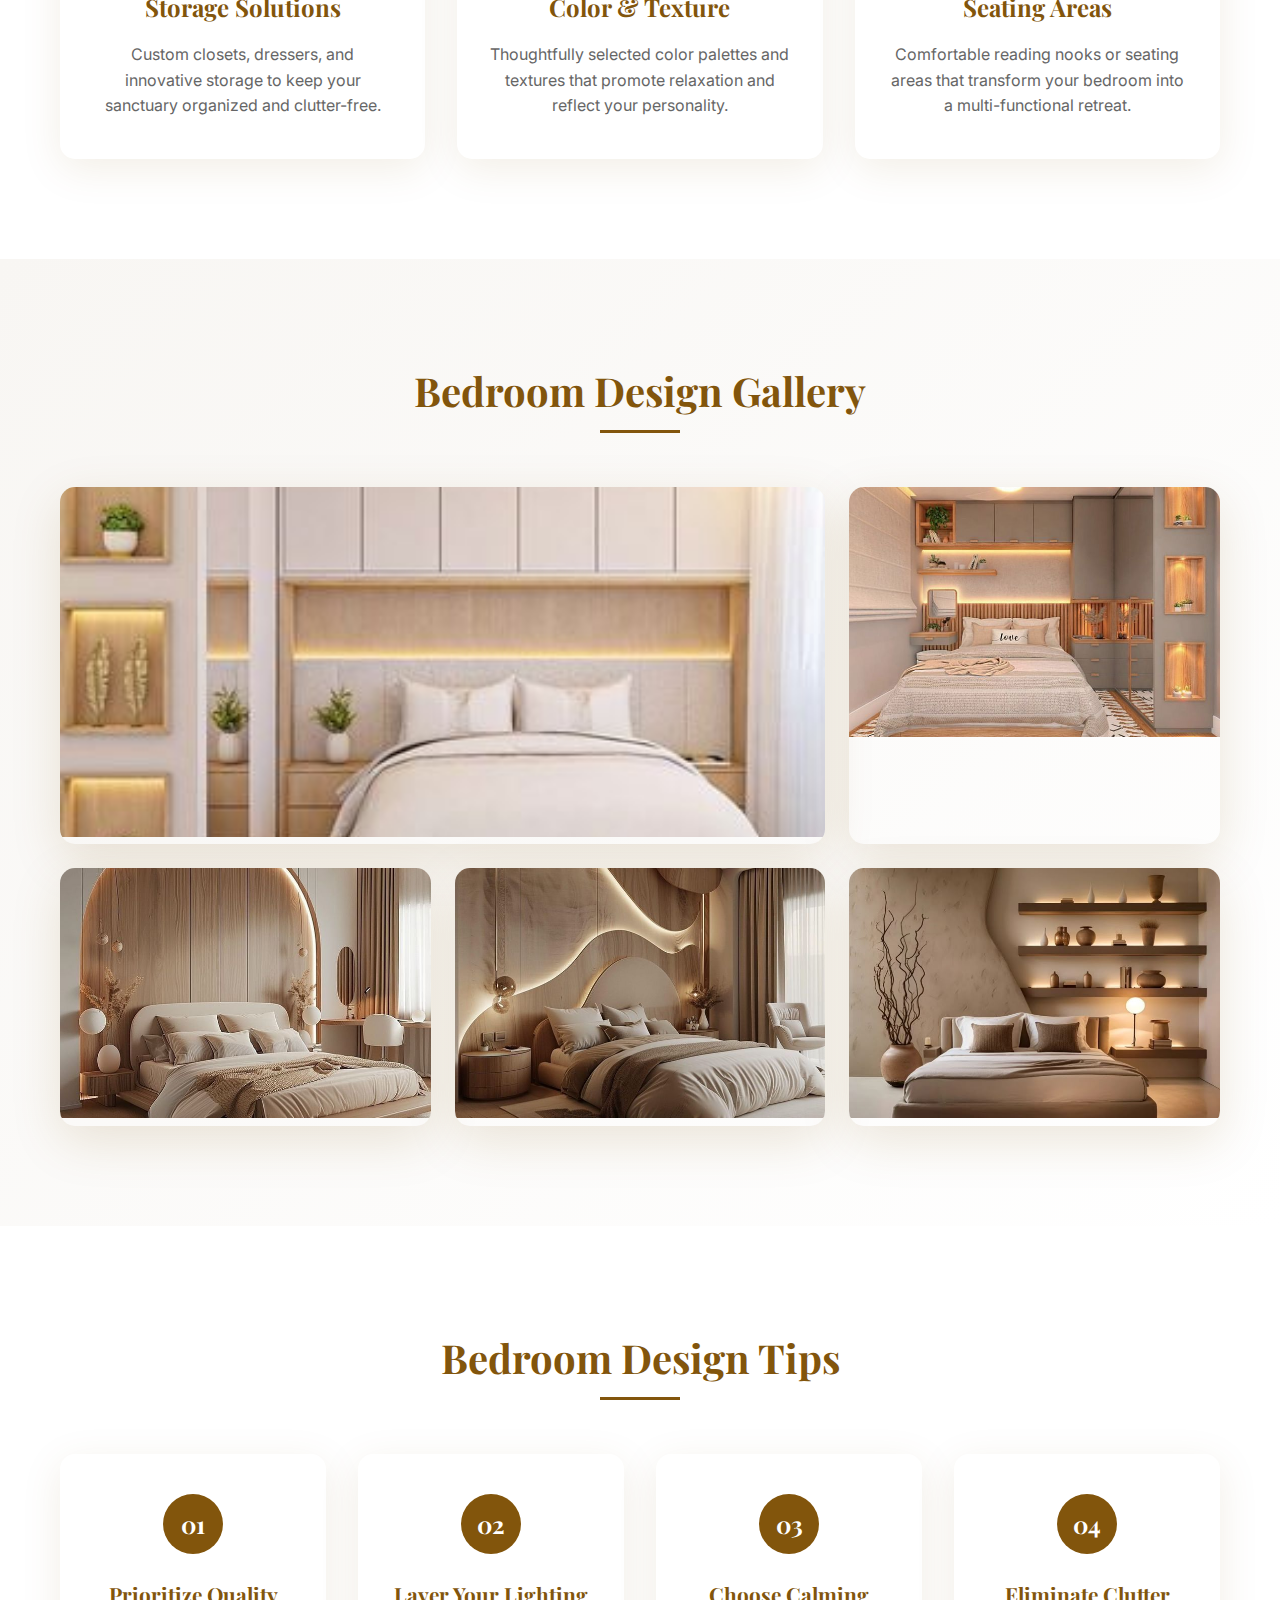
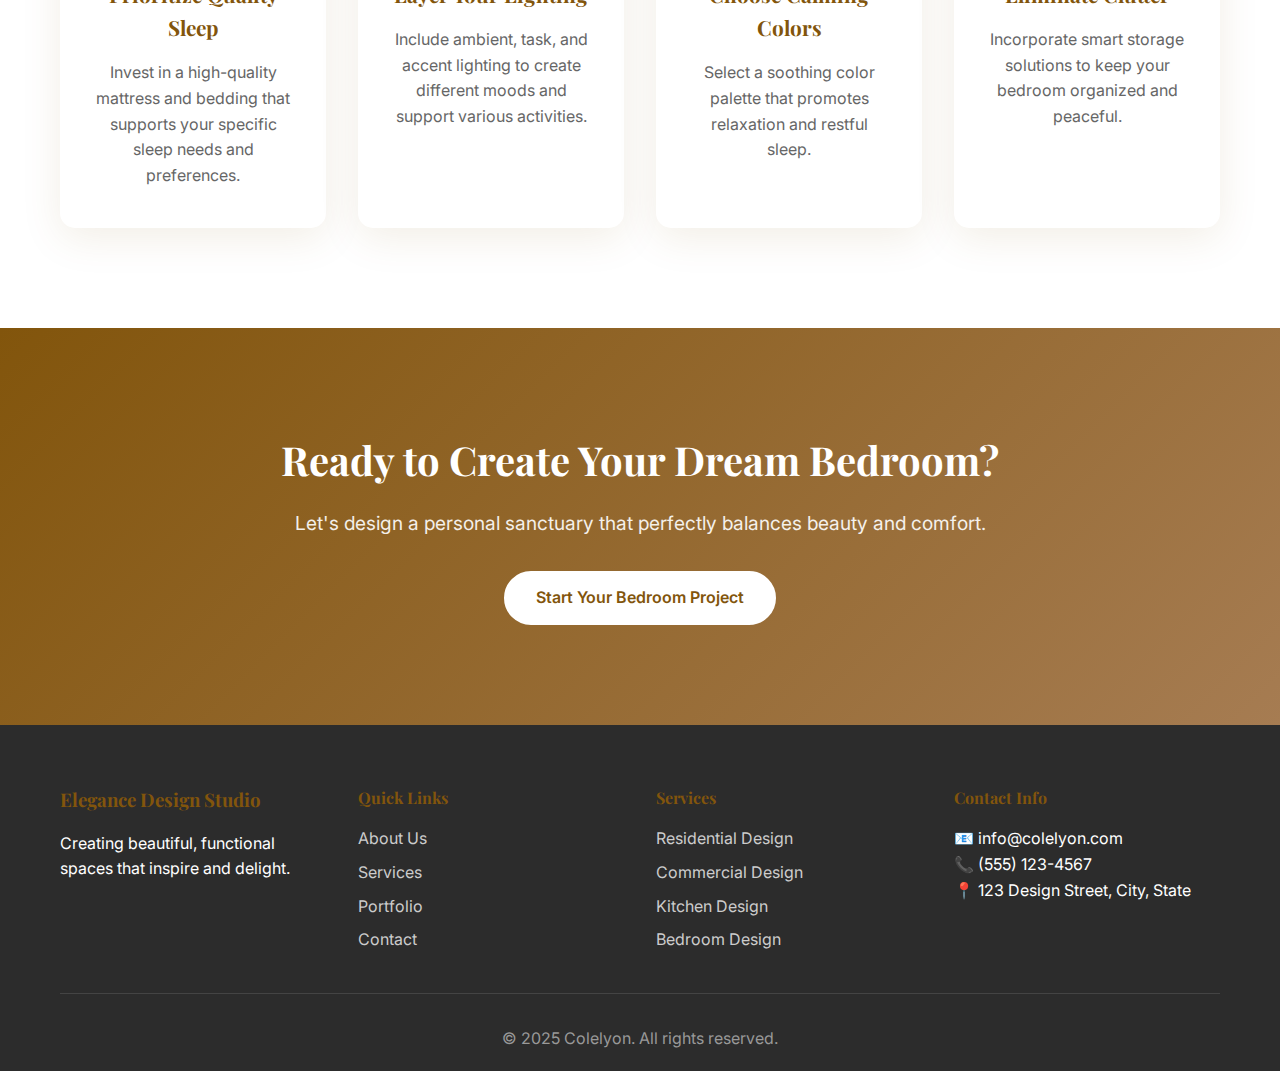
<file: pages/bedroom.html>
<!DOCTYPE html>
<html lang="en">
<head>
    <meta charset="UTF-8">
    <meta name="viewport" content="width=device-width, initial-scale=1.0">
    <title>Bedroom Design - Elegance Design Studio</title>
       <link rel="icon" type="image/x-icon" href="../images/favicon.jpg">
    <link rel="stylesheet" href="../styles/bedroom.css">
    <link href="https://fonts.googleapis.com/css2?family=Playfair+Display:wght@400;700&family=Inter:wght@300;400;500;600&display=swap" rel="stylesheet">
</head>
<body>
    <header class="header">
        <nav class="navbar">
            <div class="nav-container">
                <div class="logo">
                    <h1>COL*YON</h1>
                </div>
                <ul class="nav-menu">
                    <li><a href="index.html">Home</a></li>
                    <li><a href="about.html">About</a></li>
                    <li><a href="services.html">Services</a></li>
                    <li><a href="portfolio.html">Portfolio</a></li>
                    <li><a href="residential.html">Residential</a></li>
                    <li><a href="commercial.html">Commercial</a></li>
                    <li><a href="kitchen.html">Kitchen</a></li>
                    <li><a href="bedroom.html" class="active">Bedroom</a></li>
                    <li><a href="living-room.html">Living Room</a></li>
                    <li><a href="bathroom.html">Bathroom</a></li>
                    <li><a href="team.html">Team</a></li>
                    <li><a href="testimonials.html">Testimonials</a></li>
                    <li><a href="blog.html">Blog</a></li>
                    <li><a href="contact.html">Contact</a></li>
                    <li><a href="faq.html">FAQ</a></li>
                </ul>
        <div class="hamburger" onclick="toggleMenu()">
                    <span></span>
                    <span></span>
                    <span></span>
                </div>
            </div>
        </nav>
    </header>
<script>
function toggleMenu() {
  // Get the navigation menu using the class selector
  const navMenu = document.querySelector('.nav-menu');
  
  // Toggle the 'active' class on the menu
  navMenu.classList.toggle('active');
  
  // Also toggle 'active' class on the hamburger icon for animation
  const hamburger = document.querySelector('.hamburger');
  hamburger.classList.toggle('active');
}
  </script>

    <main>
        <section class="page-hero">
            <div class="container">
                <h1 class="page-title">Bedroom Design</h1>
                <p class="page-subtitle">Create your perfect sanctuary for rest and rejuvenation</p>
            </div>
        </section>

        <section class="intro-section">
            <div class="container">
                <div class="intro-grid">
                    <div class="intro-content">
                        <h2>Your Personal Retreat</h2>
                        <p>Your bedroom is more than just a place to sleep—it's your personal sanctuary where you begin and end each day. At Elegance Design Studio, we create bedroom spaces that promote rest, relaxation, and rejuvenation while reflecting your personal style.</p>
                        <p>From master suites to guest bedrooms, we design spaces that balance comfort and aesthetics, creating the perfect environment for quality rest and peaceful moments.</p>
                        <div class="features-list">
                            <div class="feature">
                                <span class="feature-icon">✓</span>
                                <span>Customized storage solutions</span>
                            </div>
                            <div class="feature">
                                <span class="feature-icon">✓</span>
                                <span>Luxurious bedding and textiles</span>
                            </div>
                            <div class="feature">
                                <span class="feature-icon">✓</span>
                                <span>Ambient lighting design</span>
                            </div>
                            <div class="feature">
                                <span class="feature-icon">✓</span>
                                <span>Color psychology for restful sleep</span>
                            </div>
                        </div>
                    </div>
                    <div class="intro-image">
                        <img src="../images/bedroom1.jpg" alt="Luxury Bedroom Design" />
                    </div>
                </div>
            </div>
        </section>

        <section class="styles-section">
            <div class="container">
                <h2 class="section-title">Bedroom Styles We Love</h2>
                <div class="styles-grid">
                    <div class="style-card">
                        <img src="../images/bedroom2.jpg" alt="Modern Bedroom" />
                        <div class="style-content">
                            <h3>Modern & Contemporary</h3>
                            <p>Clean lines, minimalist aesthetics, and functional design for a sleek, uncluttered sanctuary.</p>
                        </div>
                    </div>
                    <div class="style-card">
                        <img src="../images/bedroom3.jpg" alt="Traditional Bedroom" />
                        <div class="style-content">
                            <h3>Traditional & Classic</h3>
                            <p>Timeless elegance with rich textures, ornate details, and sophisticated comfort.</p>
                        </div>
                    </div>
                    <div class="style-card">
                        <img src="../images/bedroom4.jpg" alt="Transitional Bedroom" />
                        <div class="style-content">
                            <h3>Transitional</h3>
                            <p>The perfect blend of traditional comfort and contemporary simplicity.</p>
                        </div>
                    </div>
                    <div class="style-card">
                        <img src="../images/bedroom5.jpg" alt="Scandinavian Bedroom" />
                        <div class="style-content">
                            <h3>Scandinavian</h3>
                            <p>Light, airy spaces with natural materials and functional simplicity for peaceful rest.</p>
                        </div>
                    </div>
                </div>
            </div>
        </section>

        <section class="elements-section">
            <div class="container">
                <h2 class="section-title">Essential Bedroom Elements</h2>
                <div class="elements-grid">
                    <div class="element-item">
                        <div class="element-icon">🛏️</div>
                        <h3>Bed & Bedding</h3>
                        <p>The focal point of any bedroom, we select the perfect bed frame and luxurious bedding for ultimate comfort.</p>
                    </div>
                    <div class="element-item">
                        <div class="element-icon">🪟</div>
                        <h3>Window Treatments</h3>
                        <p>Beautiful drapery and blinds that control light, enhance privacy, and complement your design aesthetic.</p>
                    </div>
                    <div class="element-item">
                        <div class="element-icon">💡</div>
                        <h3>Lighting Design</h3>
                        <p>Layered lighting solutions including ambient, task, and accent lighting for different moods and activities.</p>
                    </div>
                    <div class="element-item">
                        <div class="element-icon">🗄️</div>
                        <h3>Storage Solutions</h3>
                        <p>Custom closets, dressers, and innovative storage to keep your sanctuary organized and clutter-free.</p>
                    </div>
                    <div class="element-item">
                        <div class="element-icon">🎨</div>
                        <h3>Color & Texture</h3>
                        <p>Thoughtfully selected color palettes and textures that promote relaxation and reflect your personality.</p>
                    </div>
                    <div class="element-item">
                        <div class="element-icon">🪑</div>
                        <h3>Seating Areas</h3>
                        <p>Comfortable reading nooks or seating areas that transform your bedroom into a multi-functional retreat.</p>
                    </div>
                </div>
            </div>
        </section>

        <section class="gallery-section">
            <div class="container">
                <h2 class="section-title">Bedroom Design Gallery</h2>
                <div class="gallery-grid">
                    <div class="gallery-item large">
                        <img src="../images/download (23).jpg" alt="Luxury Master Bedroom" />
                        <div class="gallery-overlay">
                            <h3>Luxury Master Suite</h3>
                            <p>Sophisticated retreat with custom headboard</p>
                        </div>
                    </div>
                    <div class="gallery-item">
                        <img src="../images/download (24).jpg" alt="Guest Bedroom" />
                        <div class="gallery-overlay">
                            <h3>Welcoming Guest Room</h3>
                            <p>Comfortable and stylish space for visitors</p>
                        </div>
                    </div>
                    <div class="gallery-item">
                        <img src="../images/download (25).jpg" alt="Kids Bedroom" />
                        <div class="gallery-overlay">
                            <h3>Creative Kids Room</h3>
                            <p>Playful design that grows with your child</p>
                        </div>
                    </div>
                    <div class="gallery-item">
                        <img src="../images/download (26).jpg" alt="Teen Bedroom" />
                        <div class="gallery-overlay">
                            <h3>Teen Retreat</h3>
                            <p>Age-appropriate style with study space</p>
                        </div>
                    </div>
                    <div class="gallery-item">
                        <img src="../images/download (27).jpg" alt="Small Bedroom" />
                        <div class="gallery-overlay">
                            <h3>Small Space Solution</h3>
                            <p>Maximizing comfort in compact dimensions</p>
                        </div>
                    </div>
                </div>
            </div>
        </section>

        <section class="tips-section">
            <div class="container">
                <h2 class="section-title">Bedroom Design Tips</h2>
                <div class="tips-grid">
                    <div class="tip-item">
                        <div class="tip-number">01</div>
                        <h3>Prioritize Quality Sleep</h3>
                        <p>Invest in a high-quality mattress and bedding that supports your specific sleep needs and preferences.</p>
                    </div>
                    <div class="tip-item">
                        <div class="tip-number">02</div>
                        <h3>Layer Your Lighting</h3>
                        <p>Include ambient, task, and accent lighting to create different moods and support various activities.</p>
                    </div>
                    <div class="tip-item">
                        <div class="tip-number">03</div>
                        <h3>Choose Calming Colors</h3>
                        <p>Select a soothing color palette that promotes relaxation and restful sleep.</p>
                    </div>
                    <div class="tip-item">
                        <div class="tip-number">04</div>
                        <h3>Eliminate Clutter</h3>
                        <p>Incorporate smart storage solutions to keep your bedroom organized and peaceful.</p>
                    </div>
                </div>
            </div>
        </section>

        <section class="cta">
            <div class="container">
                <div class="cta-content">
                    <h2>Ready to Create Your Dream Bedroom?</h2>
                    <p>Let's design a personal sanctuary that perfectly balances beauty and comfort.</p>
                    <a href="contact.html" class="btn btn-primary">Start Your Bedroom Project</a>
                </div>
            </div>
        </section>
    </main>

    <footer class="footer">
        <div class="container">
            <div class="footer-content">
                <div class="footer-section">
                    <h3>Elegance Design Studio</h3>
                    <p>Creating beautiful, functional spaces that inspire and delight.</p>
                </div>
                <div class="footer-section">
                    <h4>Quick Links</h4>
                    <ul>
                        <li><a href="about.html">About Us</a></li>
                        <li><a href="services.html">Services</a></li>
                        <li><a href="portfolio.html">Portfolio</a></li>
                        <li><a href="contact.html">Contact</a></li>
                    </ul>
                </div>
                <div class="footer-section">
                    <h4>Services</h4>
                    <ul>
                        <li><a href="residential.html">Residential Design</a></li>
                        <li><a href="commercial.html">Commercial Design</a></li>
                        <li><a href="kitchen.html">Kitchen Design</a></li>
                        <li><a href="bedroom.html">Bedroom Design</a></li>
                    </ul>
                </div>
                <div class="footer-section">
                    <h4>Contact Info</h4>
                    <p>📧 info@colelyon.com</p>
                    <p>📞 (555) 123-4567</p>
                    <p>📍 123 Design Street, City, State</p>
                </div>
            </div>
            <div class="footer-bottom">
                <p>&copy; 2025 Colelyon. All rights reserved.</p>
            </div>
        </div>
    </footer>
</body>
</html>
</file>
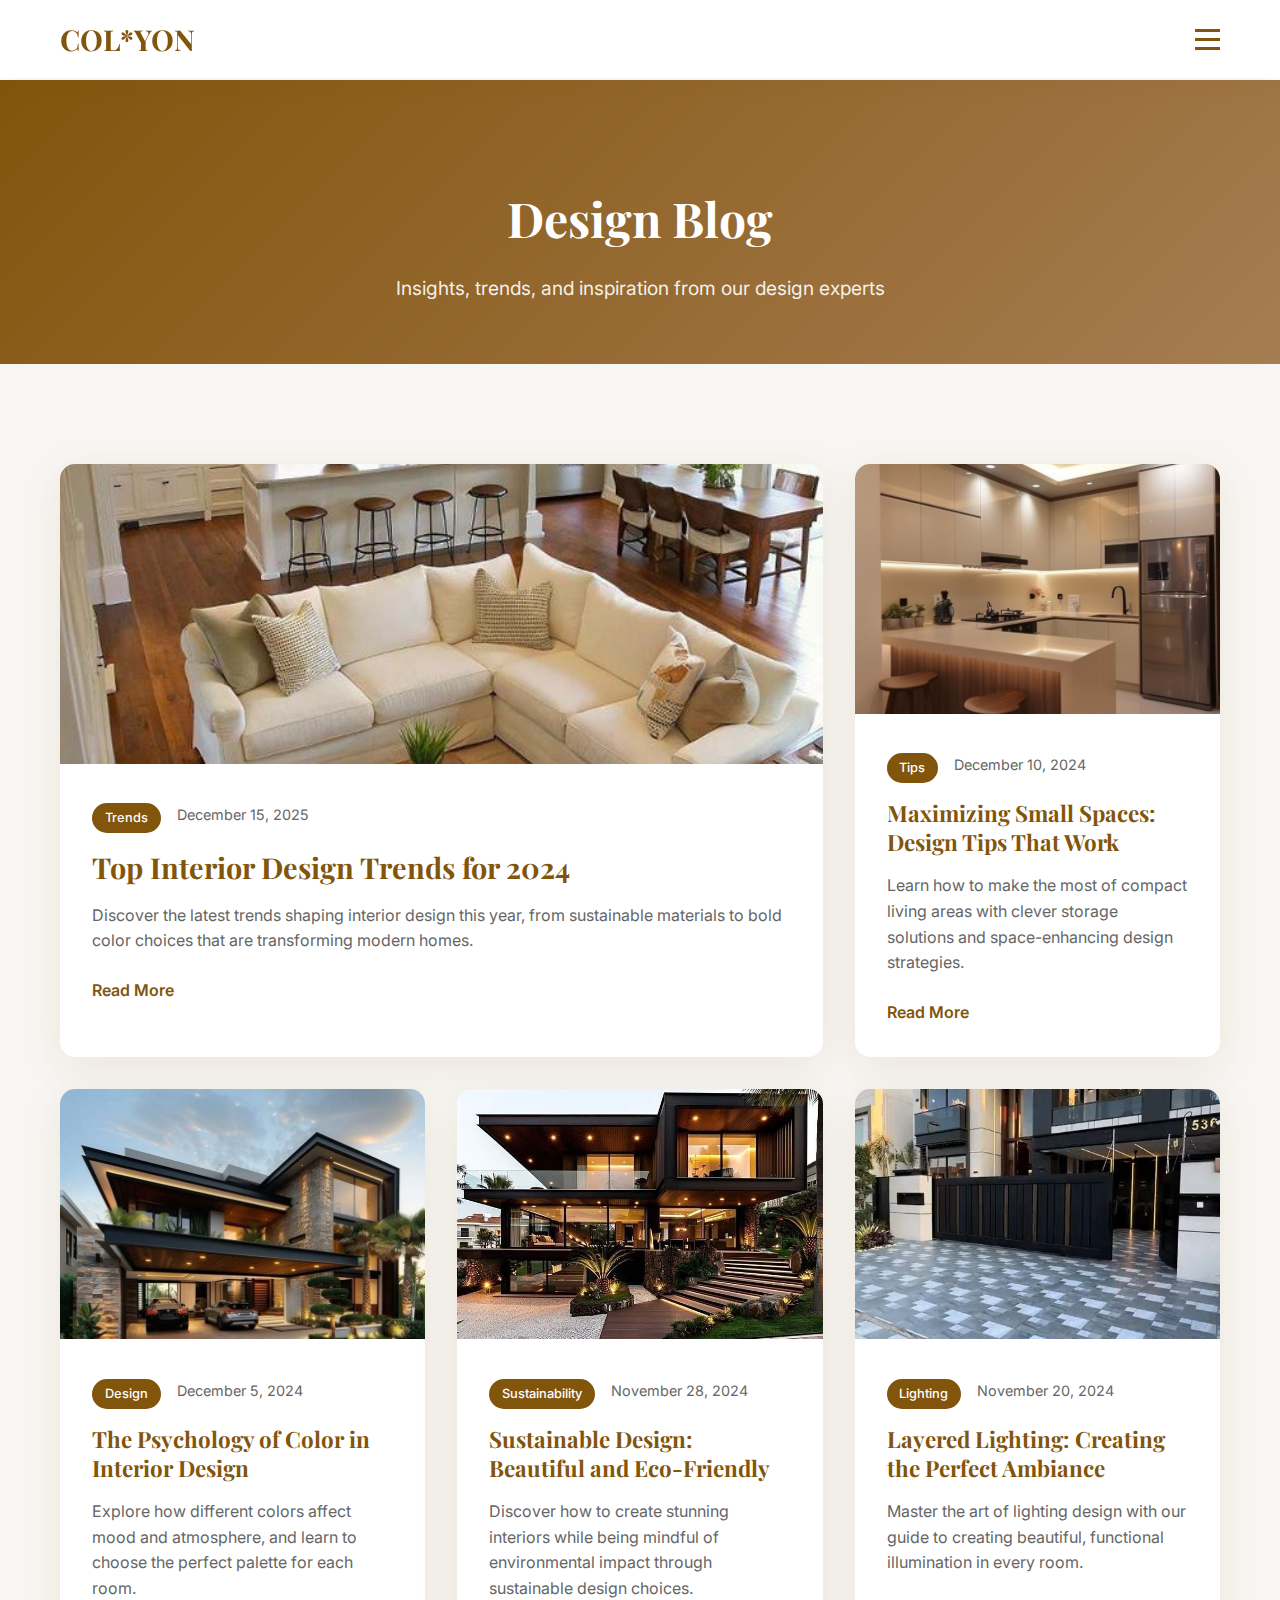
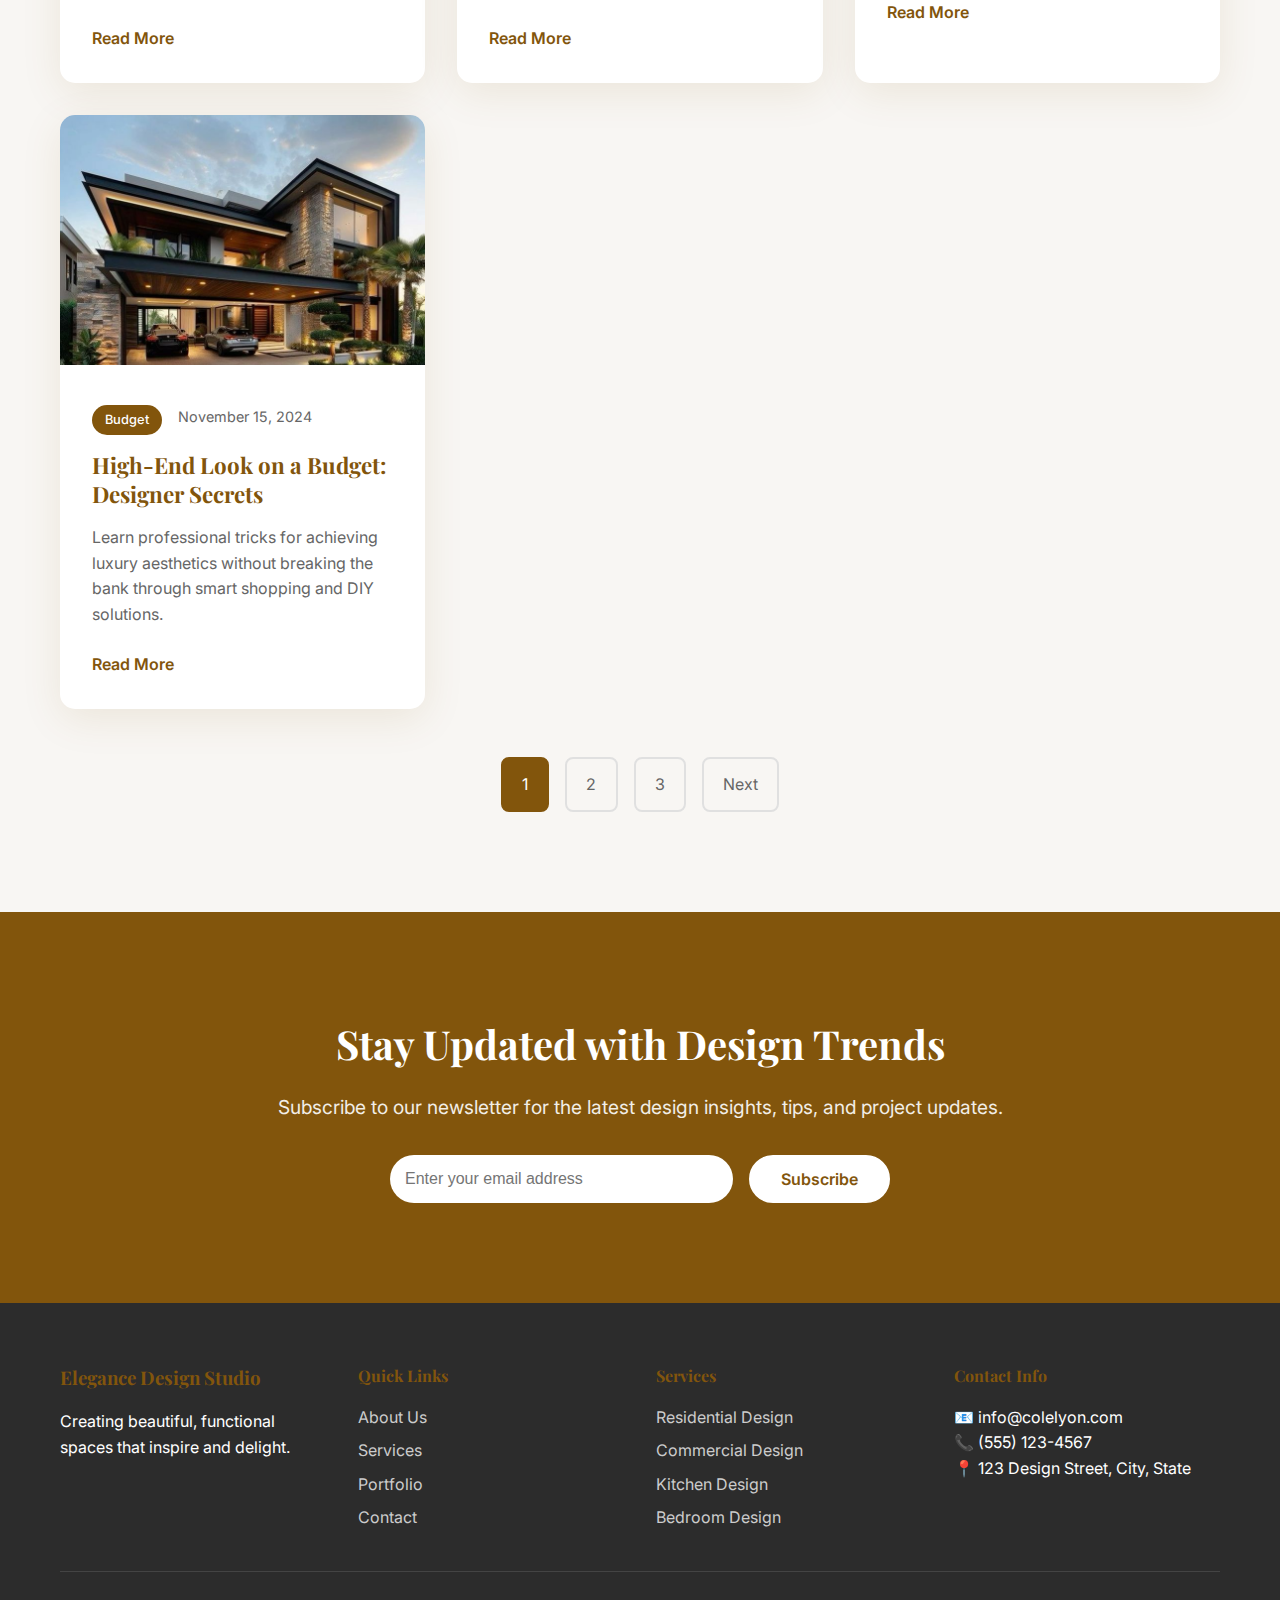
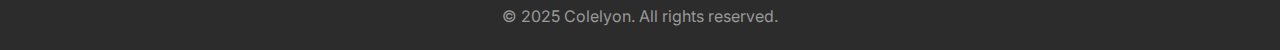
<file: pages/blog.html>
<!DOCTYPE html>
<html lang="en">
<head>
    <meta charset="UTF-8">
    <meta name="viewport" content="width=device-width, initial-scale=1.0">
    <title>Design Blog - Elegance Design Studio</title>
       <link rel="icon" type="image/x-icon" href="../images/favicon.jpg">
    <link rel="stylesheet" href="../styles/blog.css">
    <link href="https://fonts.googleapis.com/css2?family=Playfair+Display:wght@400;700&family=Inter:wght@300;400;500;600&display=swap" rel="stylesheet">
</head>
<body>
    <header class="header">
        <nav class="navbar">
            <div class="nav-container">
                <div class="logo">
                    <h1>COL*YON</h1>
                </div>
                <ul class="nav-menu">
                    <li><a href="index.html">Home</a></li>
                    <li><a href="about.html">About</a></li>
                    <li><a href="services.html">Services</a></li>
                    <li><a href="portfolio.html">Portfolio</a></li>
                    <li><a href="residential.html">Residential</a></li>
                    <li><a href="commercial.html">Commercial</a></li>
                    <li><a href="kitchen.html">Kitchen</a></li>
                    <li><a href="bedroom.html">Bedroom</a></li>
                    <li><a href="living-room.html">Living Room</a></li>
                    <li><a href="bathroom.html">Bathroom</a></li>
                    <li><a href="team.html">Team</a></li>
                    <li><a href="testimonials.html">Testimonials</a></li>
                    <li><a href="blog.html" class="active">Blog</a></li>
                    <li><a href="contact.html">Contact</a></li>
                    <li><a href="faq.html">FAQ</a></li>
                </ul>
           <div class="hamburger" onclick="toggleMenu()">
                    <span></span>
                    <span></span>
                    <span></span>
                </div>
            </div>
        </nav>
    </header>
<script>
function toggleMenu() {
  // Get the navigation menu using the class selector
  const navMenu = document.querySelector('.nav-menu');
  
  // Toggle the 'active' class on the menu
  navMenu.classList.toggle('active');
  
  // Also toggle 'active' class on the hamburger icon for animation
  const hamburger = document.querySelector('.hamburger');
  hamburger.classList.toggle('active');
}
  </script>

    <main>
        <section class="page-hero">
            <div class="container">
                <h1 class="page-title">Design Blog</h1>
                <p class="page-subtitle">Insights, trends, and inspiration from our design experts</p>
            </div>
        </section>

        <section class="blog-section">
            <div class="container">
                <div class="blog-grid">
                    <article class="blog-post featured">
                        <img src="../images/LivingRoom3.jpg" alt="2024 Design Trends" />
                        <div class="post-content">
                            <div class="post-meta">
                                <span class="category">Trends</span>
                                <span class="date">December 15, 2025</span>
                            </div>
                            <h2>Top Interior Design Trends for 2024</h2>
                            <p>Discover the latest trends shaping interior design this year, from sustainable materials to bold color choices that are transforming modern homes.</p>
                            <a href="#" class="read-more">Read More</a>
                        </div>
                    </article>

                    <article class="blog-post">
                        <img src="../images/kitchen3.jpg" alt="Small Space Design" />
                        <div class="post-content">
                            <div class="post-meta">
                                <span class="category">Tips</span>
                                <span class="date">December 10, 2024</span>
                            </div>
                            <h3>Maximizing Small Spaces: Design Tips That Work</h3>
                            <p>Learn how to make the most of compact living areas with clever storage solutions and space-enhancing design strategies.</p>
                            <a href="#" class="read-more">Read More</a>
                        </div>
                    </article>

                    <article class="blog-post">
                        <img src="../images/download (6).jpg" alt="Color Psychology" />
                        <div class="post-content">
                            <div class="post-meta">
                                <span class="category">Design</span>
                                <span class="date">December 5, 2024</span>
                            </div>
                            <h3>The Psychology of Color in Interior Design</h3>
                            <p>Explore how different colors affect mood and atmosphere, and learn to choose the perfect palette for each room.</p>
                            <a href="#" class="read-more">Read More</a>
                        </div>
                    </article>

                    <article class="blog-post">
                        <img src="../images/download (7).jpg" alt="Sustainable Design" />
                        <div class="post-content">
                            <div class="post-meta">
                                <span class="category">Sustainability</span>
                                <span class="date">November 28, 2024</span>
                            </div>
                            <h3>Sustainable Design: Beautiful and Eco-Friendly</h3>
                            <p>Discover how to create stunning interiors while being mindful of environmental impact through sustainable design choices.</p>
                            <a href="#" class="read-more">Read More</a>
                        </div>
                    </article>

                    <article class="blog-post">
                        <img src="../images/home decoret.jpg" alt="Lighting Design" />
                        <div class="post-content">
                            <div class="post-meta">
                                <span class="category">Lighting</span>
                                <span class="date">November 20, 2024</span>
                            </div>
                            <h3>Layered Lighting: Creating the Perfect Ambiance</h3>
                            <p>Master the art of lighting design with our guide to creating beautiful, functional illumination in every room.</p>
                            <a href="#" class="read-more">Read More</a>
                        </div>
                    </article>

                    <article class="blog-post">
                        <img src="../images/download (6).jpg" alt="Budget Design" />
                        <div class="post-content">
                            <div class="post-meta">
                                <span class="category">Budget</span>
                                <span class="date">November 15, 2024</span>
                            </div>
                            <h3>High-End Look on a Budget: Designer Secrets</h3>
                            <p>Learn professional tricks for achieving luxury aesthetics without breaking the bank through smart shopping and DIY solutions.</p>
                            <a href="#" class="read-more">Read More</a>
                        </div>
                    </article>
                </div>

                <div class="pagination">
                    <a href="#" class="page-link active">1</a>
                    <a href="#" class="page-link">2</a>
                    <a href="#" class="page-link">3</a>
                    <a href="#" class="page-link">Next</a>
                </div>
            </div>
        </section>

        <section class="newsletter-section">
            <div class="container">
                <div class="newsletter-content">
                    <h2>Stay Updated with Design Trends</h2>
                    <p>Subscribe to our newsletter for the latest design insights, tips, and project updates.</p>
                    <form class="newsletter-form">
                        <input type="email" placeholder="Enter your email address" required>
                        <button type="submit" class="btn btn-primary">Subscribe</button>
                    </form>
                </div>
            </div>
        </section>
    </main>

    <footer class="footer">
        <div class="container">
            <div class="footer-content">
                <div class="footer-section">
                    <h3>Elegance Design Studio</h3>
                    <p>Creating beautiful, functional spaces that inspire and delight.</p>
                </div>
                <div class="footer-section">
                    <h4>Quick Links</h4>
                    <ul>
                        <li><a href="about.html">About Us</a></li>
                        <li><a href="services.html">Services</a></li>
                        <li><a href="portfolio.html">Portfolio</a></li>
                        <li><a href="contact.html">Contact</a></li>
                    </ul>
                </div>
                <div class="footer-section">
                    <h4>Services</h4>
                    <ul>
                        <li><a href="residential.html">Residential Design</a></li>
                        <li><a href="commercial.html">Commercial Design</a></li>
                        <li><a href="kitchen.html">Kitchen Design</a></li>
                        <li><a href="bedroom.html">Bedroom Design</a></li>
                    </ul>
                </div>
                <div class="footer-section">
                    <h4>Contact Info</h4>
                    <p>📧 info@colelyon.com</p>
                    <p>📞 (555) 123-4567</p>
                    <p>📍 123 Design Street, City, State</p>
                </div>
            </div>
            <div class="footer-bottom">
                <p>&copy; 2025 Colelyon. All rights reserved.</p>
            </div>
        </div>
    </footer>
</body>
</html>
</file>
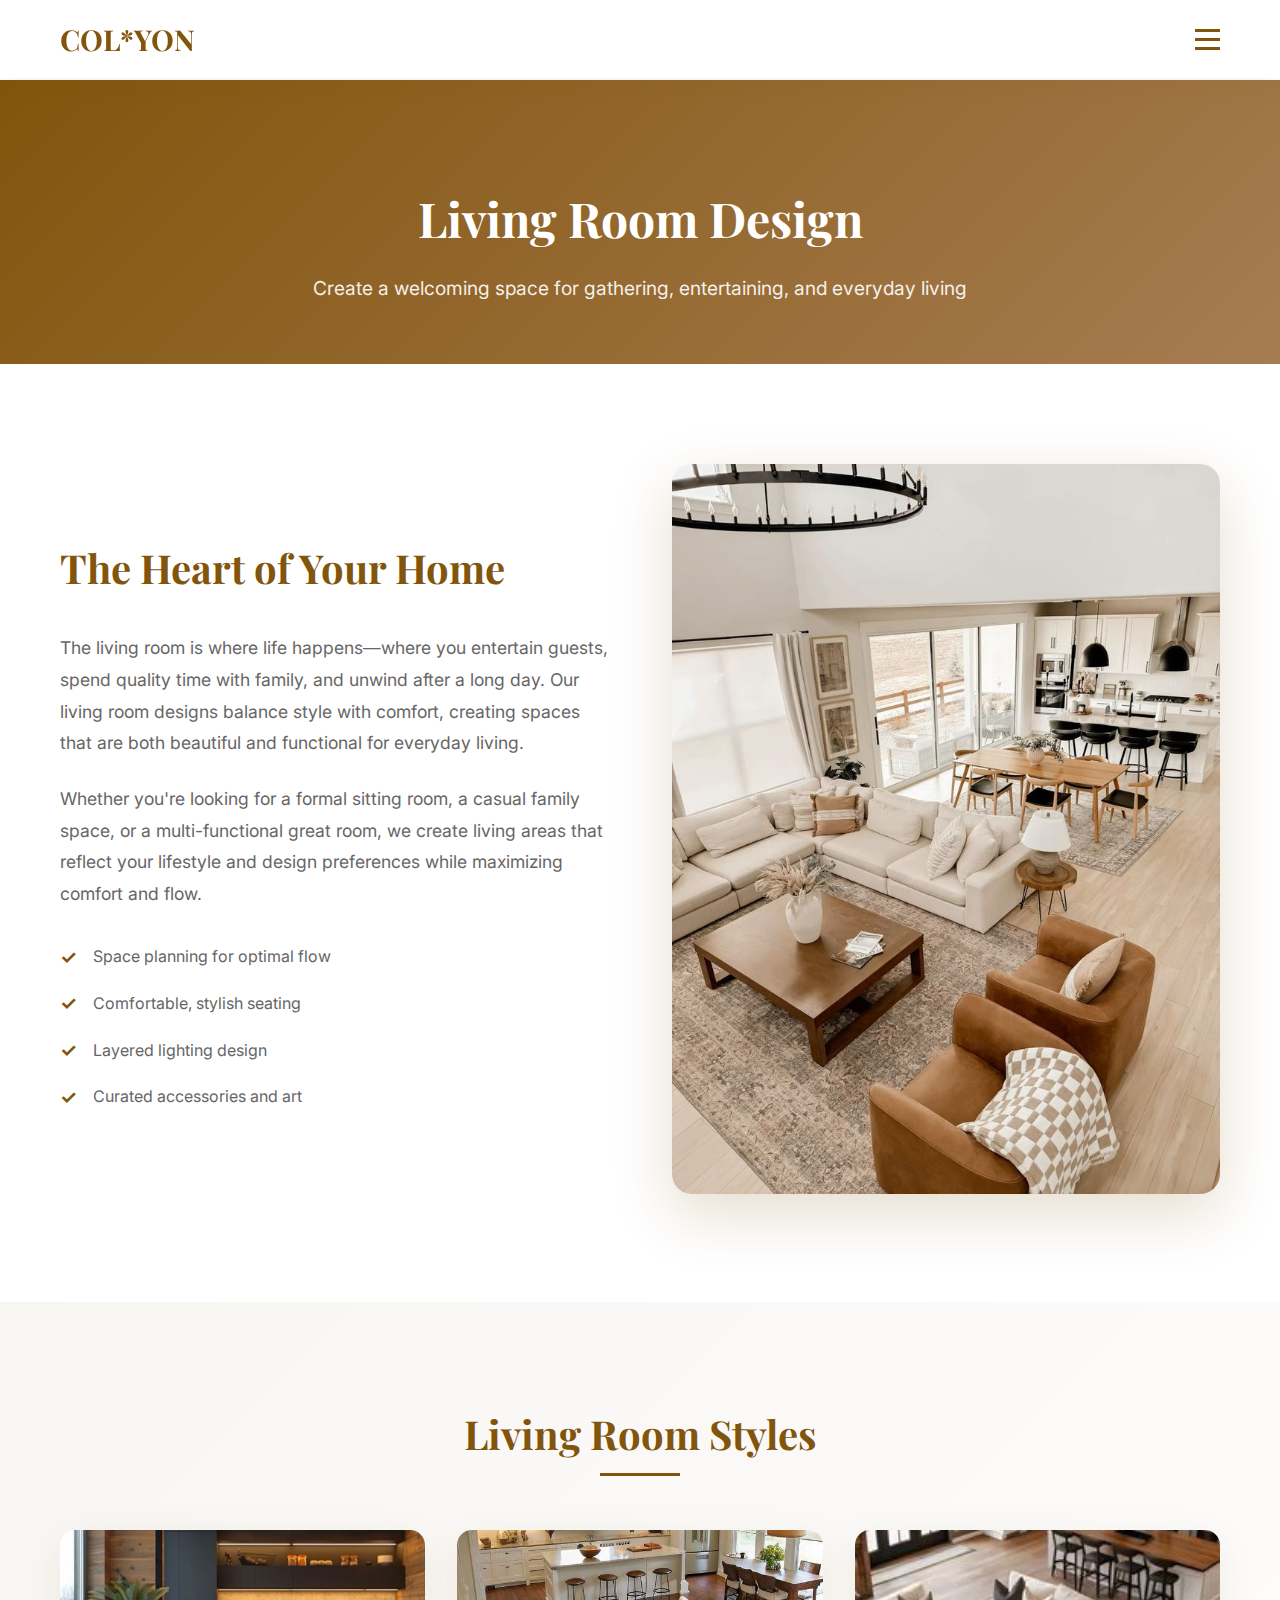
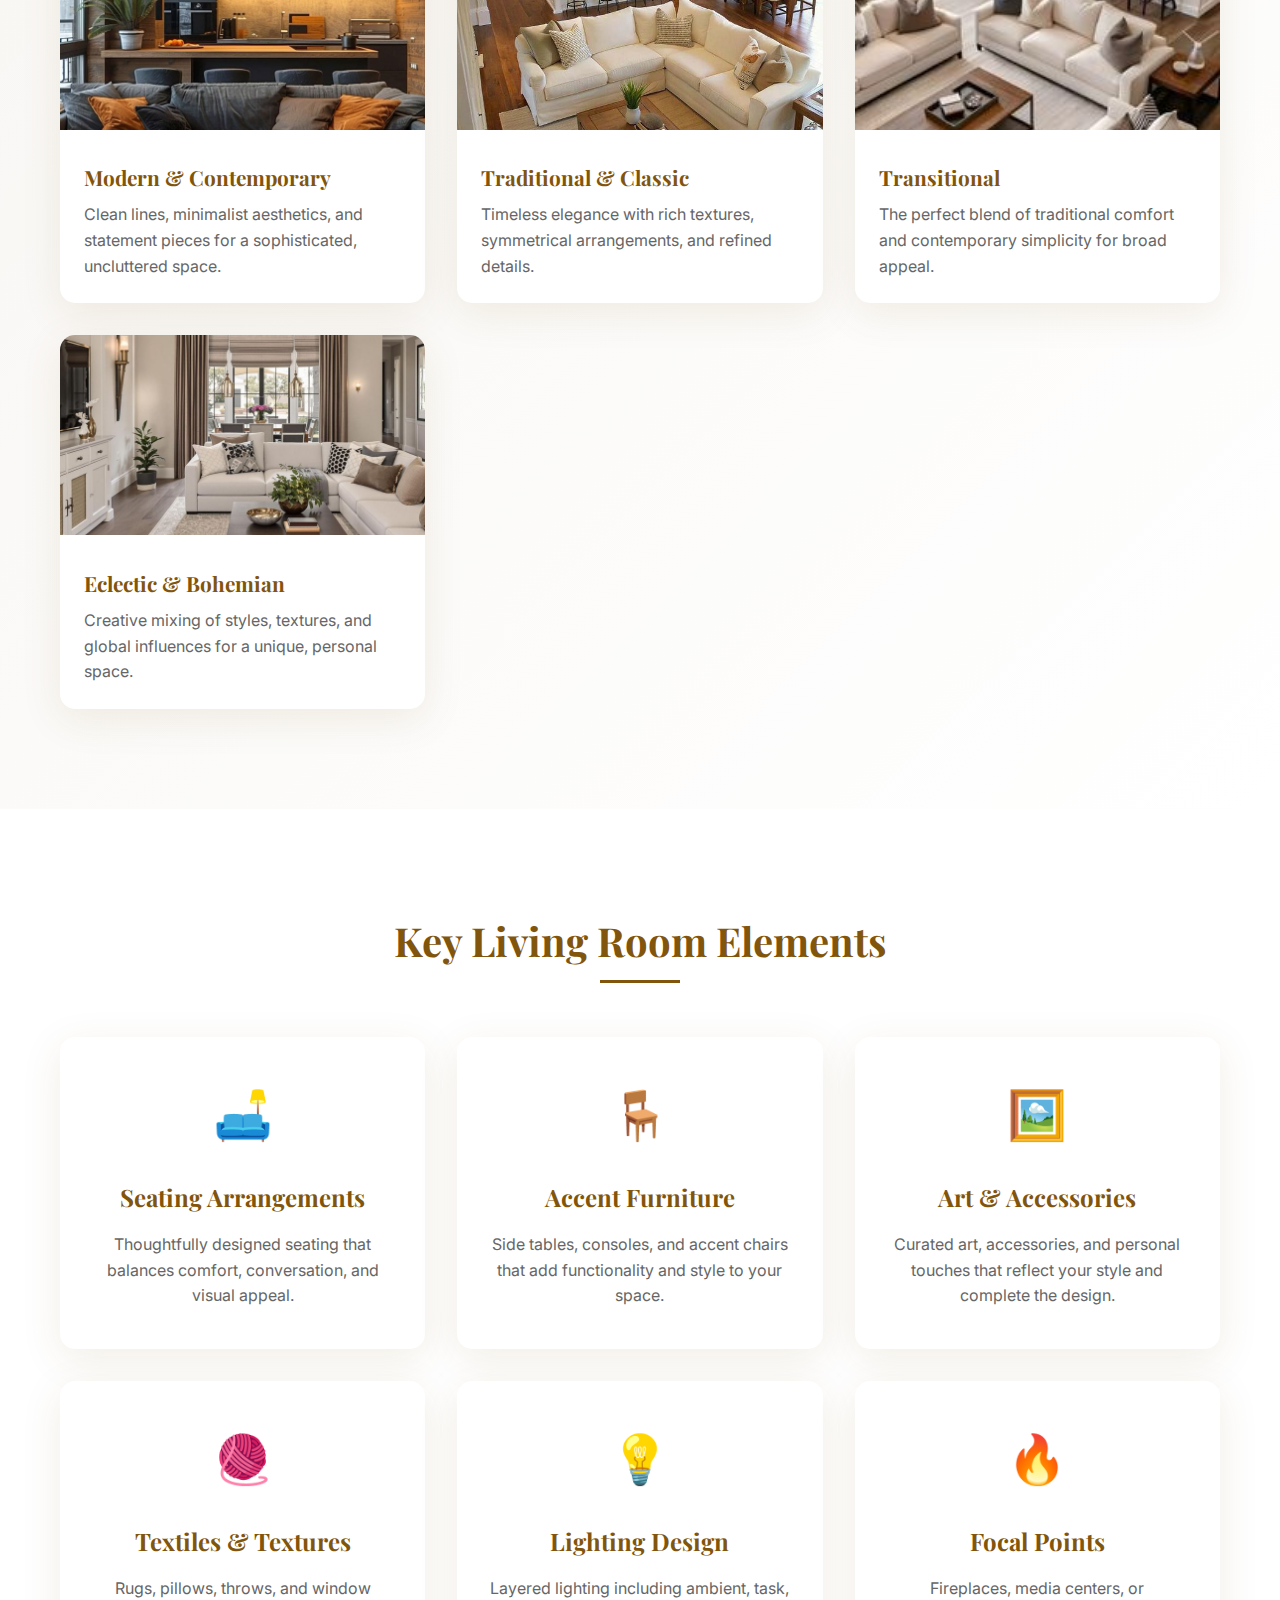
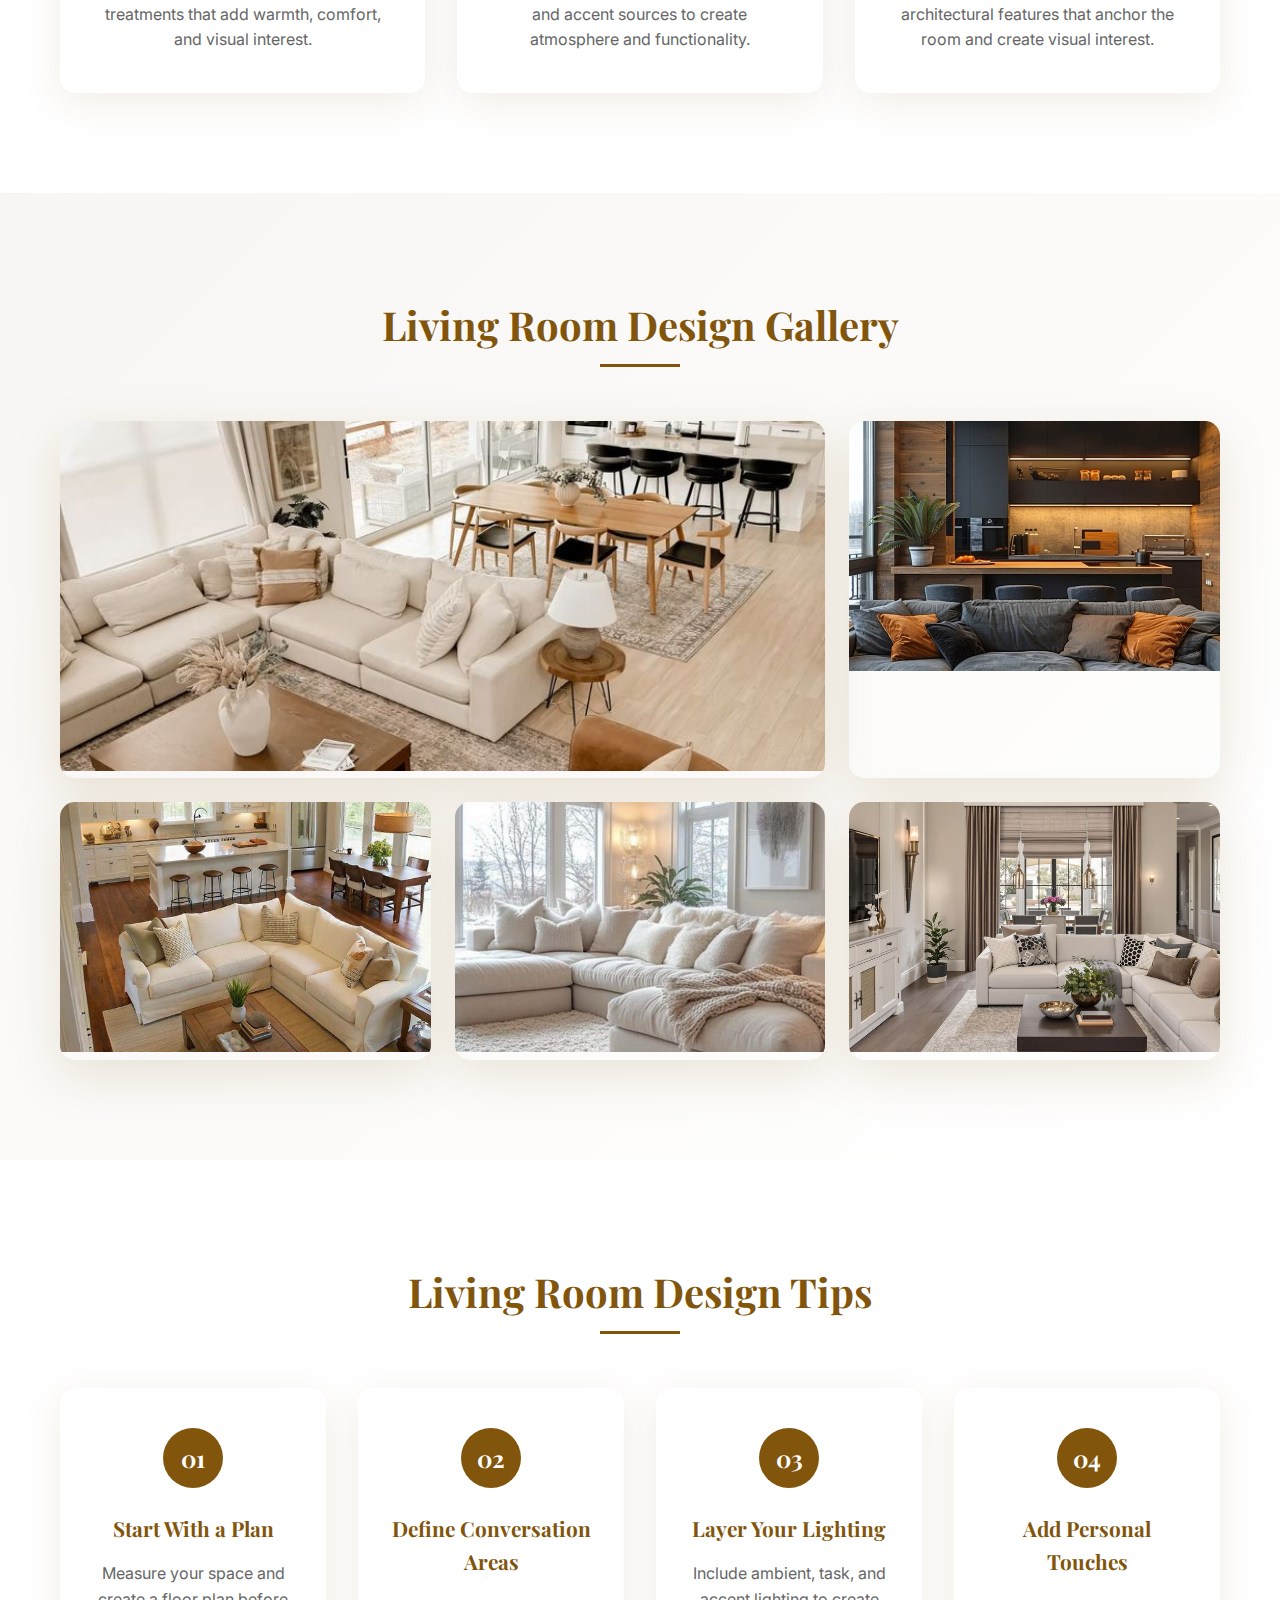
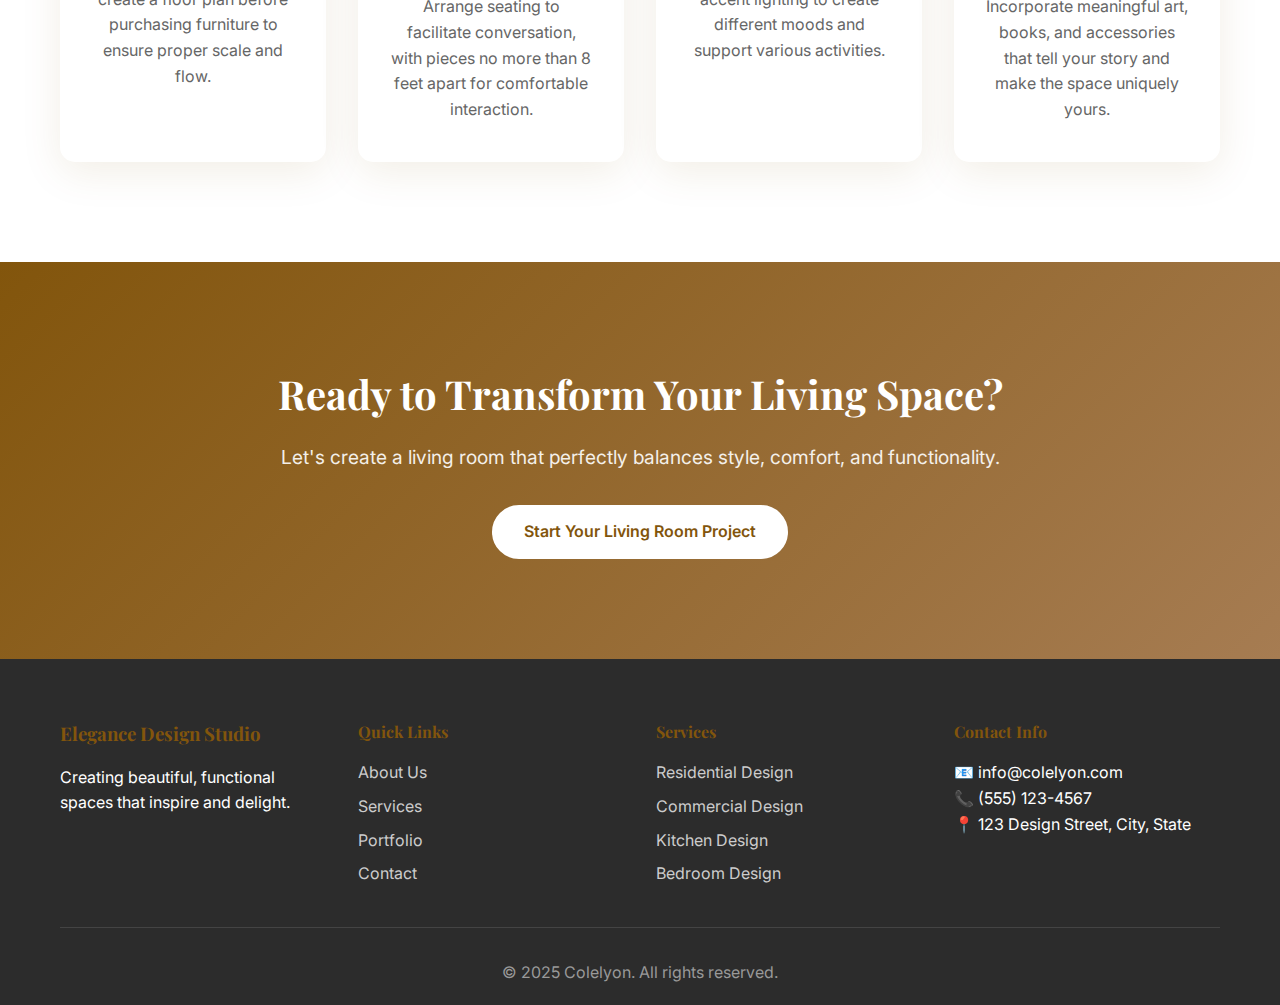
<file: pages/commercial.html>
<!DOCTYPE html>
<html lang="en">
<head>
    <meta charset="UTF-8">
    <meta name="viewport" content="width=device-width, initial-scale=1.0">
    <title>Living Room Design - Elegance Design Studio</title>
       <link rel="icon" type="image/x-icon" href="../images/favicon.jpg">
    <link rel="stylesheet" href="../styles/living-room.css">
    <link href="https://fonts.googleapis.com/css2?family=Playfair+Display:wght@400;700&family=Inter:wght@300;400;500;600&display=swap" rel="stylesheet">
</head>
<body>
    <header class="header">
        <nav class="navbar">
            <div class="nav-container">
                <div class="logo">
                    <h1>COL*YON</h1>
                </div>
                <ul class="nav-menu">
                    <li><a href="index.html">Home</a></li>
                    <li><a href="about.html">About</a></li>
                    <li><a href="services.html">Services</a></li>
                    <li><a href="portfolio.html">Portfolio</a></li>
                    <li><a href="residential.html">Residential</a></li>
                    <li><a href="commercial.html">Commercial</a></li>
                    <li><a href="kitchen.html">Kitchen</a></li>
                    <li><a href="bedroom.html">Bedroom</a></li>
                    <li><a href="living-room.html" class="active">Living Room</a></li>
                    <li><a href="bathroom.html">Bathroom</a></li>
                    <li><a href="team.html">Team</a></li>
                    <li><a href="testimonials.html">Testimonials</a></li>
                    <li><a href="blog.html">Blog</a></li>
                    <li><a href="contact.html">Contact</a></li>
                    <li><a href="faq.html">FAQ</a></li>
                </ul>
          <div class="hamburger" onclick="toggleMenu()">
                    <span></span>
                    <span></span>
                    <span></span>
                </div>
            </div>
        </nav>
    </header>
<script>
function toggleMenu() {
  // Get the navigation menu using the class selector
  const navMenu = document.querySelector('.nav-menu');
  
  // Toggle the 'active' class on the menu
  navMenu.classList.toggle('active');
  
  // Also toggle 'active' class on the hamburger icon for animation
  const hamburger = document.querySelector('.hamburger');
  hamburger.classList.toggle('active');
}
  </script>

    <main>
        <section class="page-hero">
            <div class="container">
                <h1 class="page-title">Living Room Design</h1>
                <p class="page-subtitle">Create a welcoming space for gathering, entertaining, and everyday living</p>
            </div>
        </section>

        <section class="intro-section">
            <div class="container">
                <div class="intro-grid">
                    <div class="intro-content">
                        <h2>The Heart of Your Home</h2>
                        <p>The living room is where life happens—where you entertain guests, spend quality time with family, and unwind after a long day. Our living room designs balance style with comfort, creating spaces that are both beautiful and functional for everyday living.</p>
                        <p>Whether you're looking for a formal sitting room, a casual family space, or a multi-functional great room, we create living areas that reflect your lifestyle and design preferences while maximizing comfort and flow.</p>
                        <div class="features-list">
                            <div class="feature">
                                <span class="feature-icon">✓</span>
                                <span>Space planning for optimal flow</span>
                            </div>
                            <div class="feature">
                                <span class="feature-icon">✓</span>
                                <span>Comfortable, stylish seating</span>
                            </div>
                            <div class="feature">
                                <span class="feature-icon">✓</span>
                                <span>Layered lighting design</span>
                            </div>
                            <div class="feature">
                                <span class="feature-icon">✓</span>
                                <span>Curated accessories and art</span>
                            </div>
                        </div>
                    </div>
                    <div class="intro-image">
                        <img src="../images/Livingroom1.jpg" alt="Elegant Living Room Design" />
                    </div>
                </div>
            </div>
        </section>

        <section class="styles-section">
            <div class="container">
                <h2 class="section-title">Living Room Styles</h2>
                <div class="styles-grid">
                    <div class="style-card">
                        <img src="../images/livingroom2.jpg" alt="Modern Living Room" />
                        <div class="style-content">
                            <h3>Modern & Contemporary</h3>
                            <p>Clean lines, minimalist aesthetics, and statement pieces for a sophisticated, uncluttered space.</p>
                        </div>
                    </div>
                    <div class="style-card">
                        <img src="../images/LivingRoom3.jpg" alt="Traditional Living Room" />
                        <div class="style-content">
                            <h3>Traditional & Classic</h3>
                            <p>Timeless elegance with rich textures, symmetrical arrangements, and refined details.</p>
                        </div>
                    </div>
                    <div class="style-card">
                        <img src="../images/LivingRoom4.jpg" alt="Transitional Living Room" />
                        <div class="style-content">
                            <h3>Transitional</h3>
                            <p>The perfect blend of traditional comfort and contemporary simplicity for broad appeal.</p>
                        </div>
                    </div>
                    <div class="style-card">
                        <img src="../images/LivingRoom5.jpg" alt="Eclectic Living Room" />
                        <div class="style-content">
                            <h3>Eclectic & Bohemian</h3>
                            <p>Creative mixing of styles, textures, and global influences for a unique, personal space.</p>
                        </div>
                    </div>
                </div>
            </div>
        </section>

        <section class="elements-section">
            <div class="container">
                <h2 class="section-title">Key Living Room Elements</h2>
                <div class="elements-grid">
                    <div class="element-item">
                        <div class="element-icon">🛋️</div>
                        <h3>Seating Arrangements</h3>
                        <p>Thoughtfully designed seating that balances comfort, conversation, and visual appeal.</p>
                    </div>
                    <div class="element-item">
                        <div class="element-icon">🪑</div>
                        <h3>Accent Furniture</h3>
                        <p>Side tables, consoles, and accent chairs that add functionality and style to your space.</p>
                    </div>
                    <div class="element-item">
                        <div class="element-icon">🖼️</div>
                        <h3>Art & Accessories</h3>
                        <p>Curated art, accessories, and personal touches that reflect your style and complete the design.</p>
                    </div>
                    <div class="element-item">
                        <div class="element-icon">🧶</div>
                        <h3>Textiles & Textures</h3>
                        <p>Rugs, pillows, throws, and window treatments that add warmth, comfort, and visual interest.</p>
                    </div>
                    <div class="element-item">
                        <div class="element-icon">💡</div>
                        <h3>Lighting Design</h3>
                        <p>Layered lighting including ambient, task, and accent sources to create atmosphere and functionality.</p>
                    </div>
                    <div class="element-item">
                        <div class="element-icon">🔥</div>
                        <h3>Focal Points</h3>
                        <p>Fireplaces, media centers, or architectural features that anchor the room and create visual interest.</p>
                    </div>
                </div>
            </div>
        </section>

        <section class="gallery-section">
            <div class="container">
                <h2 class="section-title">Living Room Design Gallery</h2>
                <div class="gallery-grid">
                    <div class="gallery-item large">
                        <img src="../images/Livingroom1.jpg" alt="Luxury Living Room" />
                        <div class="gallery-overlay">
                            <h3>Luxury Formal Living Room</h3>
                            <p>Sophisticated space for elegant entertaining</p>
                        </div>
                    </div>
                    <div class="gallery-item">
                        <img src="../images/livingroom2.jpg" alt="Family Room" />
                        <div class="gallery-overlay">
                            <h3>Casual Family Room</h3>
                            <p>Comfortable space for everyday living</p>
                        </div>
                    </div>
                    <div class="gallery-item">
                        <img src="../images/LivingRoom3.jpg" alt="Open Concept Living" />
                        <div class="gallery-overlay">
                            <h3>Open Concept Living</h3>
                            <p>Seamless flow between living spaces</p>
                        </div>
                    </div>
                    <div class="gallery-item">
                        <img src="../images/download (29).jpg" alt="Small Living Room" />
                        <div class="gallery-overlay">
                            <h3>Small Space Solution</h3>
                            <p>Maximizing style in compact dimensions</p>
                        </div>
                    </div>
                    <div class="gallery-item">
                        <img src="../images/LivingRoom5.jpg" alt="Modern Living Room" />
                        <div class="gallery-overlay">
                            <h3>Modern Minimalist</h3>
                            <p>Clean lines with statement pieces</p>
                        </div>
                    </div>
                </div>
            </div>
        </section>

        <section class="tips-section">
            <div class="container">
                <h2 class="section-title">Living Room Design Tips</h2>
                <div class="tips-grid">
                    <div class="tip-item">
                        <div class="tip-number">01</div>
                        <h3>Start With a Plan</h3>
                        <p>Measure your space and create a floor plan before purchasing furniture to ensure proper scale and flow.</p>
                    </div>
                    <div class="tip-item">
                        <div class="tip-number">02</div>
                        <h3>Define Conversation Areas</h3>
                        <p>Arrange seating to facilitate conversation, with pieces no more than 8 feet apart for comfortable interaction.</p>
                    </div>
                    <div class="tip-item">
                        <div class="tip-number">03</div>
                        <h3>Layer Your Lighting</h3>
                        <p>Include ambient, task, and accent lighting to create different moods and support various activities.</p>
                    </div>
                    <div class="tip-item">
                        <div class="tip-number">04</div>
                        <h3>Add Personal Touches</h3>
                        <p>Incorporate meaningful art, books, and accessories that tell your story and make the space uniquely yours.</p>
                    </div>
                </div>
            </div>
        </section>

        <section class="cta">
            <div class="container">
                <div class="cta-content">
                    <h2>Ready to Transform Your Living Space?</h2>
                    <p>Let's create a living room that perfectly balances style, comfort, and functionality.</p>
                    <a href="contact.html" class="btn btn-primary">Start Your Living Room Project</a>
                </div>
            </div>
        </section>
    </main>

    <footer class="footer">
        <div class="container">
            <div class="footer-content">
                <div class="footer-section">
                    <h3>Elegance Design Studio</h3>
                    <p>Creating beautiful, functional spaces that inspire and delight.</p>
                </div>
                <div class="footer-section">
                    <h4>Quick Links</h4>
                    <ul>
                        <li><a href="about.html">About Us</a></li>
                        <li><a href="services.html">Services</a></li>
                        <li><a href="portfolio.html">Portfolio</a></li>
                        <li><a href="contact.html">Contact</a></li>
                    </ul>
                </div>
                <div class="footer-section">
                    <h4>Services</h4>
                    <ul>
                        <li><a href="residential.html">Residential Design</a></li>
                        <li><a href="commercial.html">Commercial Design</a></li>
                        <li><a href="kitchen.html">Kitchen Design</a></li>
                        <li><a href="bedroom.html">Bedroom Design</a></li>
                    </ul>
                </div>
                <div class="footer-section">
                    <h4>Contact Info</h4>
                    <p>📧 info@colelyon.com</p>
                    <p>📞 (555) 123-4567</p>
                    <p>📍 123 Design Street, City, State</p>
                </div>
            </div>
            <div class="footer-bottom">
                <p>&copy; 2025 Colelyon. All rights reserved.</p>
            </div>
        </div>
    </footer>
</body>
</html>
</file>
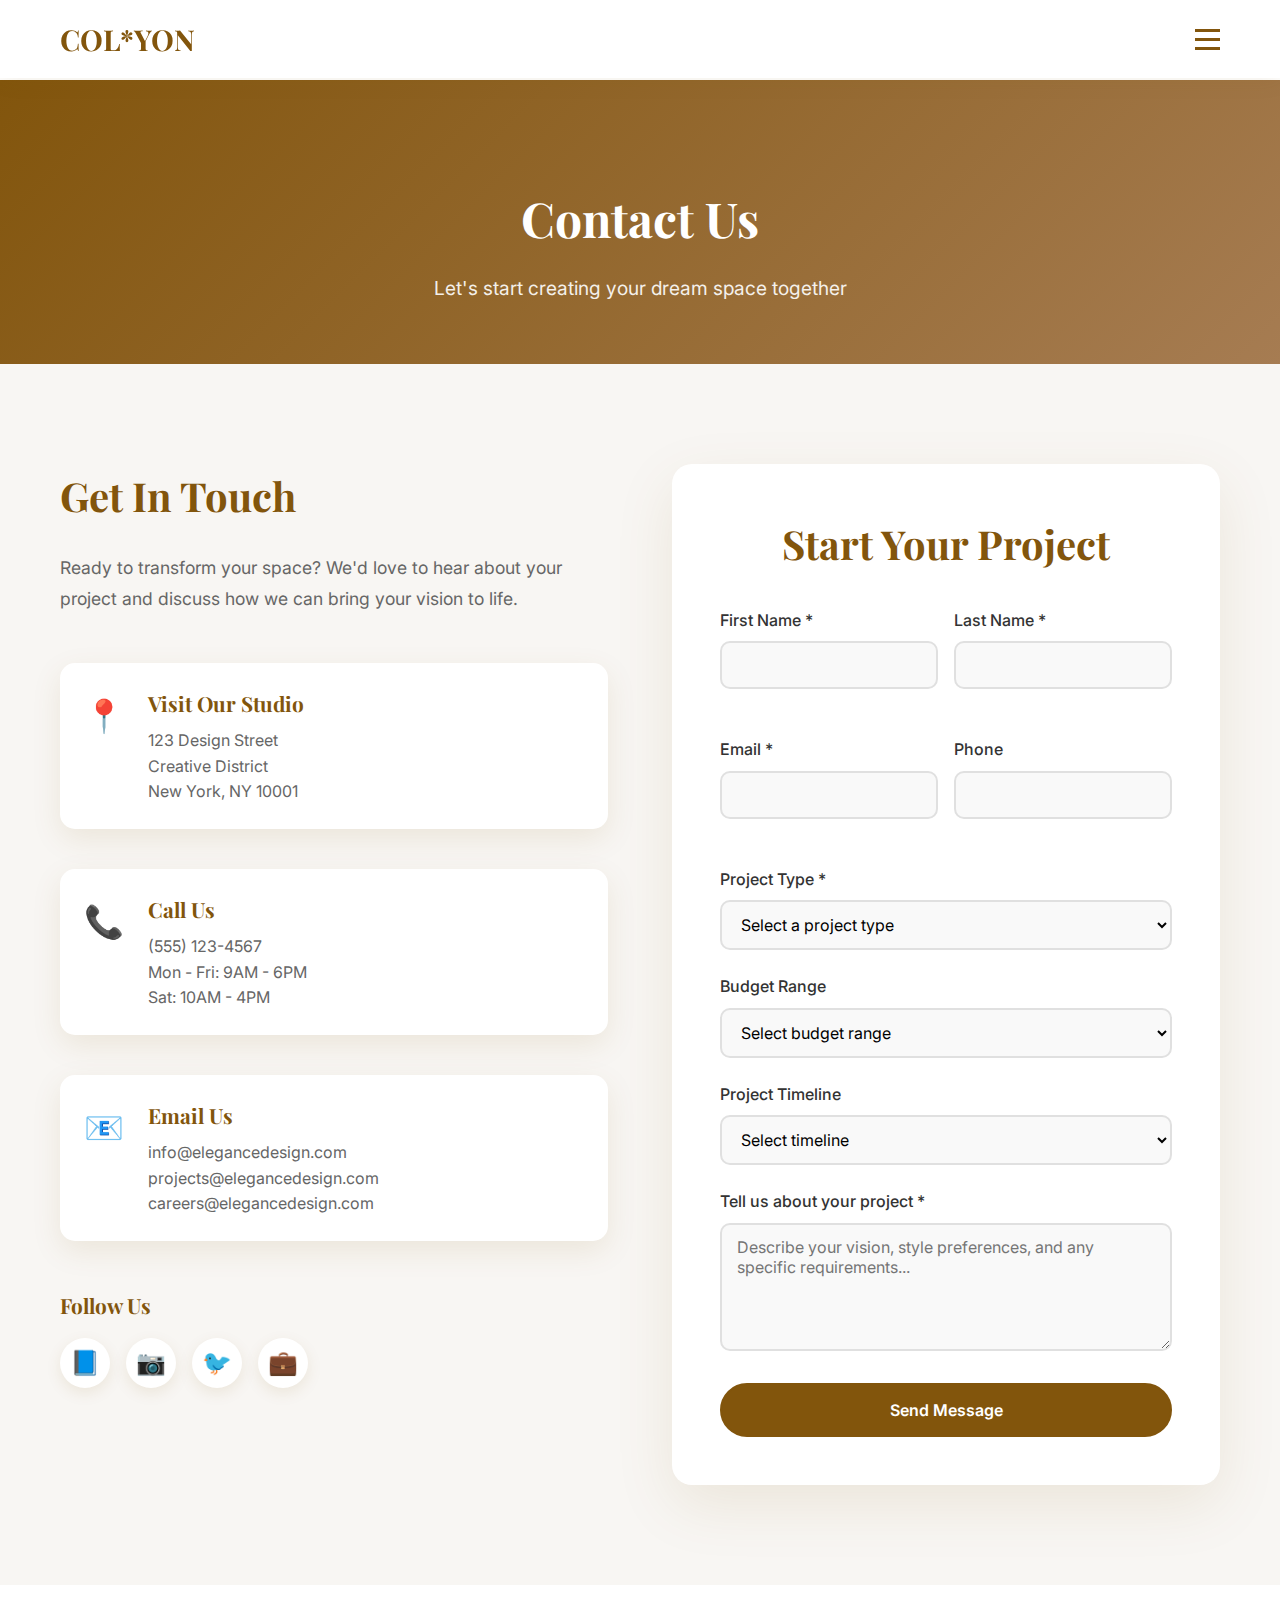
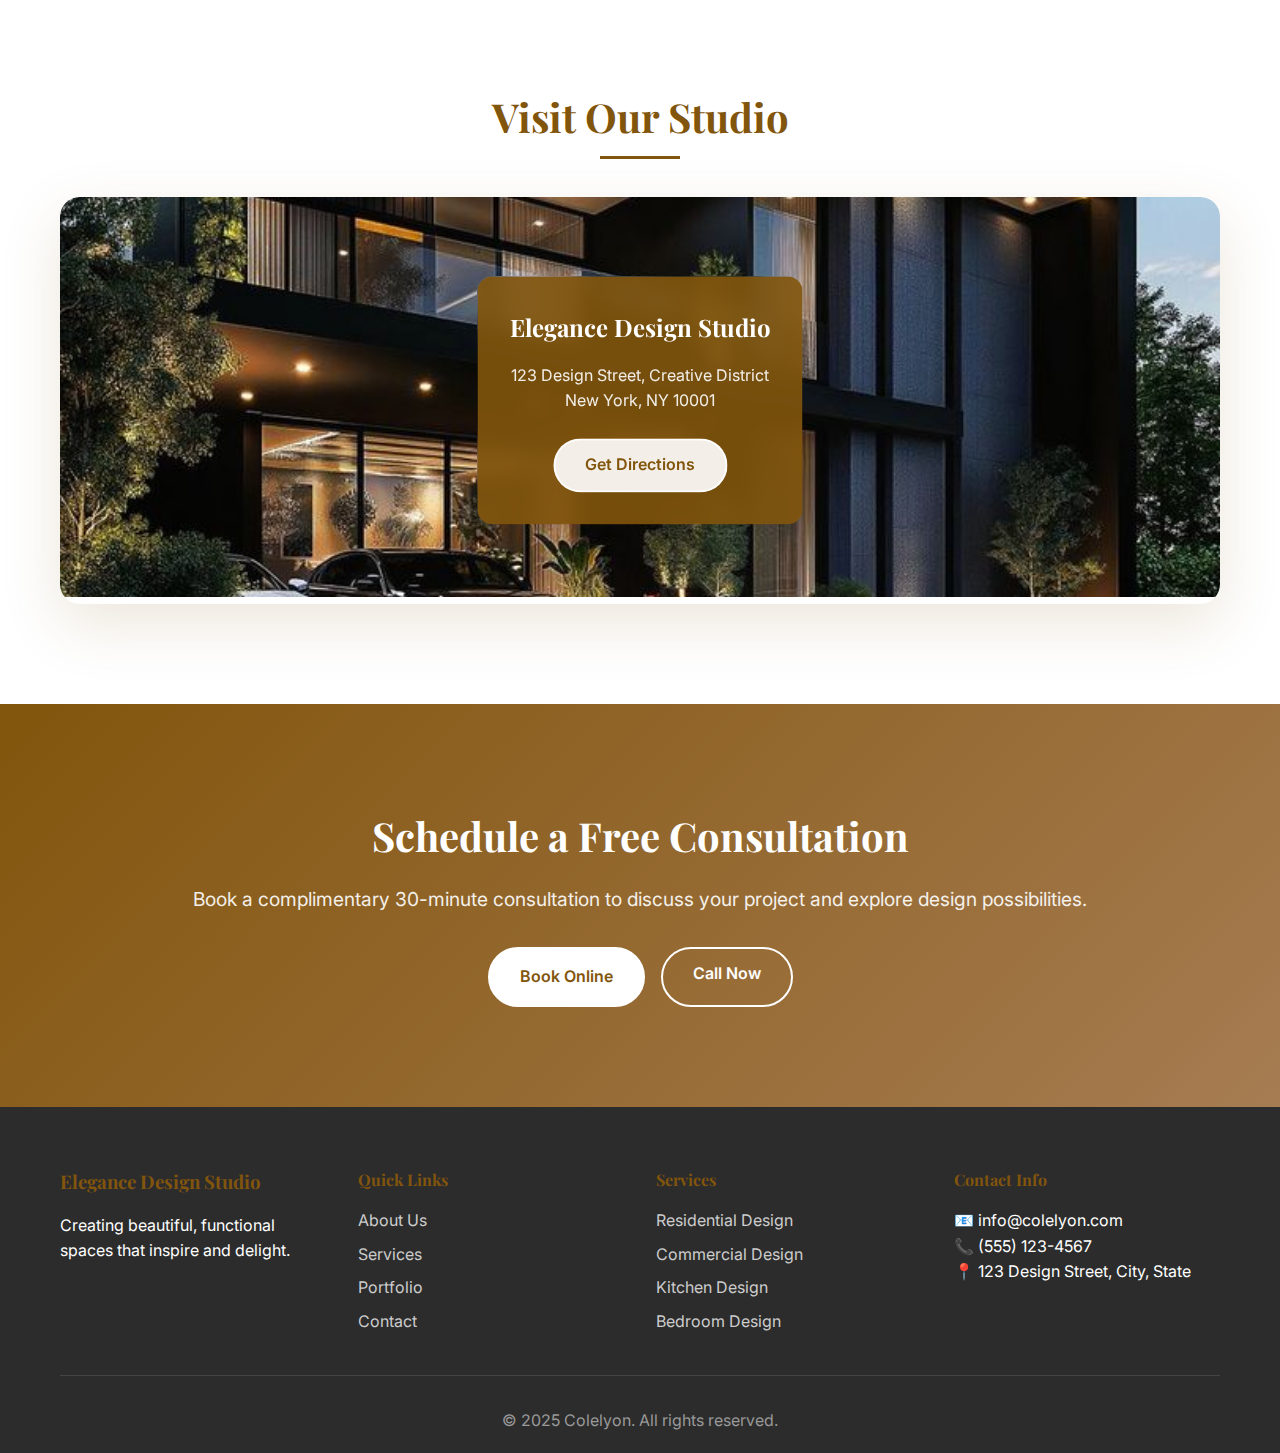
<file: pages/contact.html>
<!DOCTYPE html>
<html lang="en">
<head>
    <meta charset="UTF-8">
    <meta name="viewport" content="width=device-width, initial-scale=1.0">
    <title>Contact Us - Elegance Design Studio</title>
       <link rel="icon" type="image/x-icon" href="../images/favicon.jpg">
    <link rel="stylesheet" href="../styles/contact.css">
    <link href="https://fonts.googleapis.com/css2?family=Playfair+Display:wght@400;700&family=Inter:wght@300;400;500;600&display=swap" rel="stylesheet">
</head>
<body>
    <header class="header">
        <nav class="navbar">
            <div class="nav-container">
                <div class="logo">
                    <h1>COL*YON</h1>
                </div>
                <ul class="nav-menu">
                    <li><a href="index.html">Home</a></li>
                    <li><a href="about.html">About</a></li>
                    <li><a href="services.html">Services</a></li>
                    <li><a href="portfolio.html">Portfolio</a></li>
                    <li><a href="residential.html">Residential</a></li>
                    <li><a href="commercial.html">Commercial</a></li>
                    <li><a href="kitchen.html">Kitchen</a></li>
                    <li><a href="bedroom.html">Bedroom</a></li>
                    <li><a href="living-room.html">Living Room</a></li>
                    <li><a href="bathroom.html">Bathroom</a></li>
                    <li><a href="team.html">Team</a></li>
                    <li><a href="testimonials.html">Testimonials</a></li>
                    <li><a href="blog.html">Blog</a></li>
                    <li><a href="contact.html" class="active">Contact</a></li>
                    <li><a href="faq.html">FAQ</a></li>
                </ul>
          <div class="hamburger" onclick="toggleMenu()">
                    <span></span>
                    <span></span>
                    <span></span>
                </div>
            </div>
        </nav>
    </header>
<script>
function toggleMenu() {
  // Get the navigation menu using the class selector
  const navMenu = document.querySelector('.nav-menu');
  
  // Toggle the 'active' class on the menu
  navMenu.classList.toggle('active');
  
  // Also toggle 'active' class on the hamburger icon for animation
  const hamburger = document.querySelector('.hamburger');
  hamburger.classList.toggle('active');
}
  </script>

    <main>
        <section class="page-hero">
            <div class="container">
                <h1 class="page-title">Contact Us</h1>
                <p class="page-subtitle">Let's start creating your dream space together</p>
            </div>
        </section>

        <section class="contact-section">
            <div class="container">
                <div class="contact-grid">
                    <div class="contact-info">
                        <h2>Get In Touch</h2>
                        <p>Ready to transform your space? We'd love to hear about your project and discuss how we can bring your vision to life.</p>
                        
                        <div class="contact-details">
                            <div class="contact-item">
                                <div class="contact-icon">📍</div>
                                <div class="contact-text">
                                    <h3>Visit Our Studio</h3>
                                    <p>123 Design Street<br>Creative District<br>New York, NY 10001</p>
                                </div>
                            </div>
                            
                            <div class="contact-item">
                                <div class="contact-icon">📞</div>
                                <div class="contact-text">
                                    <h3>Call Us</h3>
                                    <p>(555) 123-4567<br>Mon - Fri: 9AM - 6PM<br>Sat: 10AM - 4PM</p>
                                </div>
                            </div>
                            
                            <div class="contact-item">
                                <div class="contact-icon">📧</div>
                                <div class="contact-text">
                                    <h3>Email Us</h3>
                                    <p>info@elegancedesign.com<br>projects@elegancedesign.com<br>careers@elegancedesign.com</p>
                                </div>
                            </div>
                        </div>

                        <div class="social-links">
                            <h3>Follow Us</h3>
                            <div class="social-icons">
                                <a href="#" class="social-icon">📘</a>
                                <a href="#" class="social-icon">📷</a>
                                <a href="#" class="social-icon">🐦</a>
                                <a href="#" class="social-icon">💼</a>
                            </div>
                        </div>
                    </div>

                    <div class="contact-form">
                        <h2>Start Your Project</h2>
                        <form class="form">
                            <div class="form-row">
                                <div class="form-group">
                                    <label for="firstName">First Name *</label>
                                    <input type="text" id="firstName" name="firstName" required>
                                </div>
                                <div class="form-group">
                                    <label for="lastName">Last Name *</label>
                                    <input type="text" id="lastName" name="lastName" required>
                                </div>
                            </div>
                            
                            <div class="form-row">
                                <div class="form-group">
                                    <label for="email">Email *</label>
                                    <input type="email" id="email" name="email" required>
                                </div>
                                <div class="form-group">
                                    <label for="phone">Phone</label>
                                    <input type="tel" id="phone" name="phone">
                                </div>
                            </div>
                            
                            <div class="form-group">
                                <label for="projectType">Project Type *</label>
                                <select id="projectType" name="projectType" required>
                                    <option value="">Select a project type</option>
                                    <option value="residential">Residential Design</option>
                                    <option value="commercial">Commercial Design</option>
                                    <option value="kitchen">Kitchen Renovation</option>
                                    <option value="bathroom">Bathroom Renovation</option>
                                    <option value="bedroom">Bedroom Design</option>
                                    <option value="living">Living Room Design</option>
                                    <option value="consultation">Design Consultation</option>
                                </select>
                            </div>
                            
                            <div class="form-group">
                                <label for="budget">Budget Range</label>
                                <select id="budget" name="budget">
                                    <option value="">Select budget range</option>
                                    <option value="under-25k">Under $25,000</option>
                                    <option value="25k-50k">$25,000 - $50,000</option>
                                    <option value="50k-100k">$50,000 - $100,000</option>
                                    <option value="100k-250k">$100,000 - $250,000</option>
                                    <option value="over-250k">Over $250,000</option>
                                </select>
                            </div>
                            
                            <div class="form-group">
                                <label for="timeline">Project Timeline</label>
                                <select id="timeline" name="timeline">
                                    <option value="">Select timeline</option>
                                    <option value="asap">ASAP</option>
                                    <option value="1-3months">1-3 months</option>
                                    <option value="3-6months">3-6 months</option>
                                    <option value="6-12months">6-12 months</option>
                                    <option value="over-year">Over a year</option>
                                </select>
                            </div>
                            
                            <div class="form-group">
                                <label for="message">Tell us about your project *</label>
                                <textarea id="message" name="message" rows="5" placeholder="Describe your vision, style preferences, and any specific requirements..." required></textarea>
                            </div>
                            
                            <button type="submit" class="btn btn-primary">Send Message</button>
                        </form>
                    </div>
                </div>
            </div>
        </section>

        <section class="map-section">
            <div class="container">
                <h2 class="section-title">Visit Our Studio</h2>
                <div class="map-container">
                    <div class="map-placeholder">
                        <img src="../images/download (4).jpg" alt="Studio Location Map" />
                        <div class="map-overlay">
                            <h3>Elegance Design Studio</h3>
                            <p>123 Design Street, Creative District<br>New York, NY 10001</p>
                            <a href="#" class="btn btn-outline">Get Directions</a>
                        </div>
                    </div>
                </div>
            </div>
        </section>

        <section class="consultation-cta">
            <div class="container">
                <div class="cta-content">
                    <h2>Schedule a Free Consultation</h2>
                    <p>Book a complimentary 30-minute consultation to discuss your project and explore design possibilities.</p>
                    <div class="cta-buttons">
                        <a href="#" class="btn btn-primary">Book Online</a>
                        <a href="tel:5551234567" class="btn btn-secondary">Call Now</a>
                    </div>
                </div>
            </div>
        </section>
    </main>

    <footer class="footer">
        <div class="container">
            <div class="footer-content">
                <div class="footer-section">
                    <h3>Elegance Design Studio</h3>
                    <p>Creating beautiful, functional spaces that inspire and delight.</p>
                </div>
                <div class="footer-section">
                    <h4>Quick Links</h4>
                    <ul>
                        <li><a href="about.html">About Us</a></li>
                        <li><a href="services.html">Services</a></li>
                        <li><a href="portfolio.html">Portfolio</a></li>
                        <li><a href="contact.html">Contact</a></li>
                    </ul>
                </div>
                <div class="footer-section">
                    <h4>Services</h4>
                    <ul>
                        <li><a href="residential.html">Residential Design</a></li>
                        <li><a href="commercial.html">Commercial Design</a></li>
                        <li><a href="kitchen.html">Kitchen Design</a></li>
                        <li><a href="bedroom.html">Bedroom Design</a></li>
                    </ul>
                </div>
                <div class="footer-section">
                    <h4>Contact Info</h4>
                    <p>📧 info@colelyon.com</p>
                    <p>📞 (555) 123-4567</p>
                    <p>📍 123 Design Street, City, State</p>
                </div>
            </div>
            <div class="footer-bottom">
                <p>&copy; 2025 Colelyon. All rights reserved.</p>
            </div>
        </div>
    </footer>
</body>
</html>
</file>
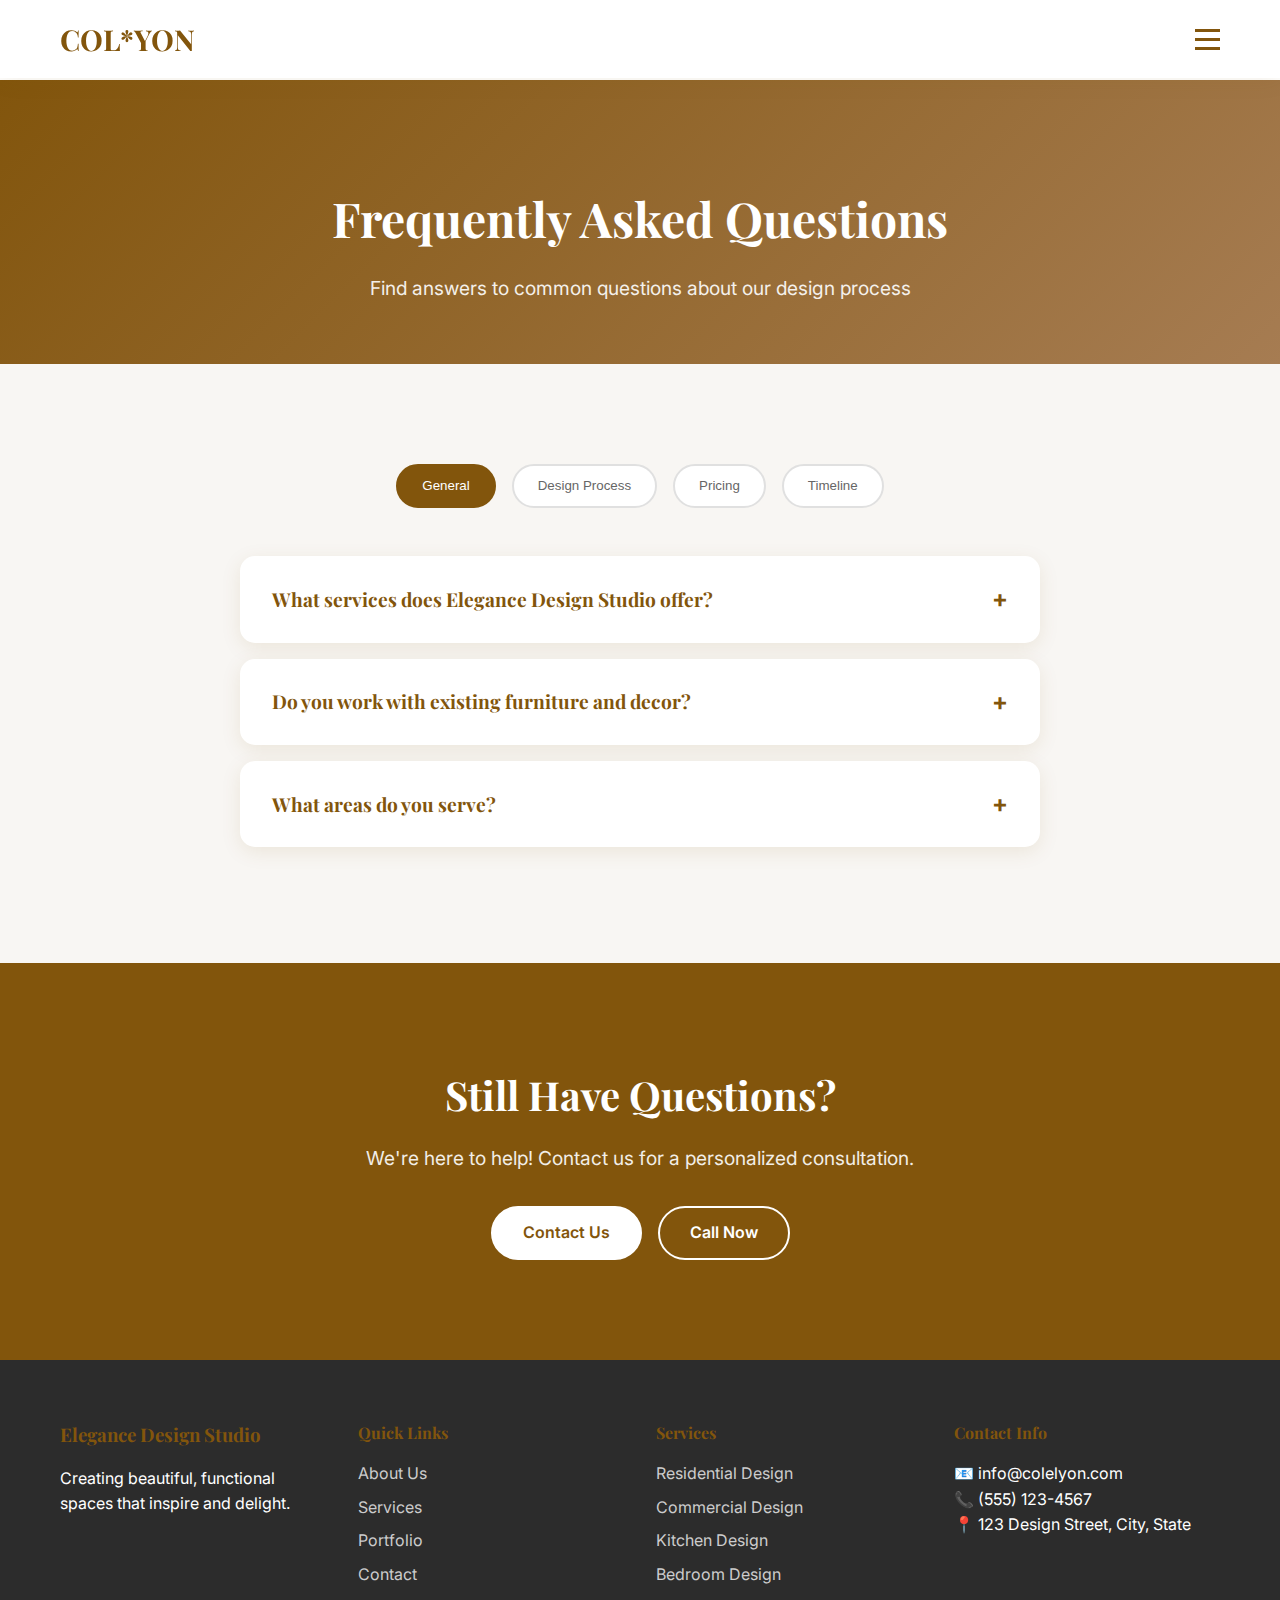
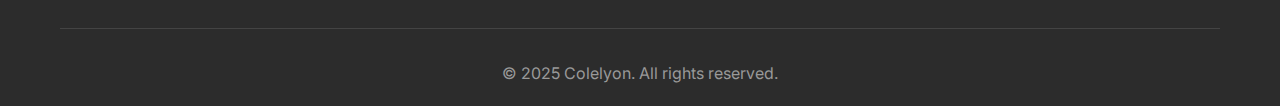
<file: pages/faq.html>
<!DOCTYPE html>
<html lang="en">
<head>
    <meta charset="UTF-8">
    <meta name="viewport" content="width=device-width, initial-scale=1.0">
    <title>FAQ - Elegance Design Studio</title>
       <link rel="icon" type="image/x-icon" href="../images/favicon.jpg">
    <link rel="stylesheet" href="../styles/faq.css">
    <link href="https://fonts.googleapis.com/css2?family=Playfair+Display:wght@400;700&family=Inter:wght@300;400;500;600&display=swap" rel="stylesheet">
</head>
<body>
    <header class="header">
        <nav class="navbar">
            <div class="nav-container">
                <div class="logo">
                    <h1>COL*YON</h1>
                </div>
                <ul class="nav-menu">
                    <li><a href="index.html">Home</a></li>
                    <li><a href="about.html">About</a></li>
                    <li><a href="services.html">Services</a></li>
                    <li><a href="portfolio.html">Portfolio</a></li>
                    <li><a href="residential.html">Residential</a></li>
                    <li><a href="commercial.html">Commercial</a></li>
                    <li><a href="kitchen.html">Kitchen</a></li>
                    <li><a href="bedroom.html">Bedroom</a></li>
                    <li><a href="living-room.html">Living Room</a></li>
                    <li><a href="bathroom.html">Bathroom</a></li>
                    <li><a href="team.html">Team</a></li>
                    <li><a href="testimonials.html">Testimonials</a></li>
                    <li><a href="blog.html">Blog</a></li>
                    <li><a href="contact.html">Contact</a></li>
                    <li><a href="faq.html" class="active">FAQ</a></li>
                </ul>
          <div class="hamburger" onclick="toggleMenu()">
                    <span></span>
                    <span></span>
                    <span></span>
                </div>
            </div>
        </nav>
    </header>
<script>
function toggleMenu() {
  // Get the navigation menu using the class selector
  const navMenu = document.querySelector('.nav-menu');
  
  // Toggle the 'active' class on the menu
  navMenu.classList.toggle('active');
  
  // Also toggle 'active' class on the hamburger icon for animation
  const hamburger = document.querySelector('.hamburger');
  hamburger.classList.toggle('active');
}
  </script>

    <main>
        <section class="page-hero">
            <div class="container">
                <h1 class="page-title">Frequently Asked Questions</h1>
                <p class="page-subtitle">Find answers to common questions about our design process</p>
            </div>
        </section>

        <section class="faq-section">
            <div class="container">
                <div class="faq-categories">
                    <button class="category-btn active" data-category="general">General</button>
                    <button class="category-btn" data-category="process">Design Process</button>
                    <button class="category-btn" data-category="pricing">Pricing</button>
                    <button class="category-btn" data-category="timeline">Timeline</button>
                </div>

                <div class="faq-content">
                    <div class="faq-category" id="general">
                        <div class="faq-item">
                            <div class="faq-question">
                                <h3>What services does Elegance Design Studio offer?</h3>
                                <span class="toggle-icon">+</span>
                            </div>
                            <div class="faq-answer">
                                <p>We offer comprehensive interior design services including residential design, commercial design, kitchen and bathroom renovations, space planning, color consultation, furniture selection, and complete home makeovers. Our team handles projects of all sizes from single rooms to entire homes and commercial spaces.</p>
                            </div>
                        </div>

                        <div class="faq-item">
                            <div class="faq-question">
                                <h3>Do you work with existing furniture and decor?</h3>
                                <span class="toggle-icon">+</span>
                            </div>
                            <div class="faq-answer">
                                <p>We love incorporating pieces that have sentimental value or are in excellent condition. During our consultation, we'll assess your existing items and determine how to best integrate them into the new design while adding new pieces to complete the look.</p>
                            </div>
                        </div>

                        <div class="faq-item">
                            <div class="faq-question">
                                <h3>What areas do you serve?</h3>
                                <span class="toggle-icon">+</span>
                            </div>
                            <div class="faq-answer">
                                <p>We primarily serve the New York metropolitan area, including Manhattan, Brooklyn, Queens, Westchester, and Long Island. For larger projects, we're happy to discuss travel arrangements to other locations.</p>
                            </div>
                        </div>
                    </div>

                    <div class="faq-category" id="process" style="display: none;">
                        <div class="faq-item">
                            <div class="faq-question">
                                <h3>What does the initial consultation include?</h3>
                                <span class="toggle-icon">+</span>
                            </div>
                            <div class="faq-answer">
                                <p>Our initial consultation includes a thorough discussion of your vision, lifestyle needs, and budget. We'll tour your space, take measurements, assess existing conditions, and provide preliminary design recommendations. This 90-minute session helps us understand your project scope and allows you to get to know our team.</p>
                            </div>
                        </div>

                        <div class="faq-item">
                            <div class="faq-question">
                                <h3>How involved will I be in the design process?</h3>
                                <span class="toggle-icon">+</span>
                            </div>
                            <div class="faq-answer">
                                <p>You'll be involved every step of the way! We believe in collaborative design and will present concepts, materials, and options for your approval at each phase. We schedule regular check-ins and ensure you're comfortable with all decisions before moving forward.</p>
                            </div>
                        </div>

                        <div class="faq-item">
                            <div class="faq-question">
                                <h3>Do you provide 3D renderings?</h3>
                                <span class="toggle-icon">+</span>
                            </div>
                            <div class="faq-answer">
                                <p>Yes! We create detailed 3D renderings for all major projects so you can visualize the final result before any work begins. This helps ensure we're aligned on the design direction and allows for any adjustments before implementation.</p>
                            </div>
                        </div>
                    </div>

                    <div class="faq-category" id="pricing" style="display: none;">
                        <div class="faq-item">
                            <div class="faq-question">
                                <h3>How do you structure your pricing?</h3>
                                <span class="toggle-icon">+</span>
                            </div>
                            <div class="faq-answer">
                                <p>We offer flexible pricing structures including hourly consultation rates, flat fees for specific rooms, and comprehensive packages for whole-home projects. Pricing depends on project scope, timeline, and level of service required. We provide detailed proposals with transparent pricing before any work begins.</p>
                            </div>
                        </div>

                        <div class="faq-item">
                            <div class="faq-question">
                                <h3>What's included in your design fee?</h3>
                                <span class="toggle-icon">+</span>
                            </div>
                            <div class="faq-answer">
                                <p>Our design fee includes space planning, concept development, material selection, furniture sourcing, 3D renderings, project management, and installation oversight. Furniture, materials, and contractor costs are separate and clearly outlined in your proposal.</p>
                            </div>
                        </div>

                        <div class="faq-item">
                            <div class="faq-question">
                                <h3>Do you work with different budget ranges?</h3>
                                <span class="toggle-icon">+</span>
                            </div>
                            <div class="faq-answer">
                                <p>Yes! We work with various budget ranges and will tailor our recommendations accordingly. During our consultation, we'll discuss your budget openly and create a design plan that maximizes impact within your financial parameters.</p>
                            </div>
                        </div>
                    </div>

                    <div class="faq-category" id="timeline" style="display: none;">
                        <div class="faq-item">
                            <div class="faq-question">
                                <h3>How long does a typical project take?</h3>
                                <span class="toggle-icon">+</span>
                            </div>
                            <div class="faq-answer">
                                <p>Timeline varies by project scope. A single room design typically takes 6-8 weeks from concept to completion, while whole-home projects can take 3-6 months. We'll provide a detailed timeline during the planning phase and keep you updated throughout the process.</p>
                            </div>
                        </div>

                        <div class="faq-item">
                            <div class="faq-question">
                                <h3>What factors affect project timeline?</h3>
                                <span class="toggle-icon">+</span>
                            </div>
                            <div class="faq-answer">
                                <p>Timeline can be affected by custom furniture lead times, material availability, permit requirements, contractor schedules, and project complexity. We account for these factors in our planning and communicate any potential delays immediately.</p>
                            </div>
                        </div>

                        <div class="faq-item">
                            <div class="faq-question">
                                <h3>Can you work with urgent timelines?</h3>
                                <span class="toggle-icon">+</span>
                            </div>
                            <div class="faq-answer">
                                <p>We understand that sometimes projects have tight deadlines. While we always strive for quality, we can often accommodate urgent timelines by prioritizing readily available materials and coordinating closely with our trusted contractors and vendors.</p>
                            </div>
                        </div>
                    </div>
                </div>
            </div>
        </section>

        <section class="contact-cta">
            <div class="container">
                <div class="cta-content">
                    <h2>Still Have Questions?</h2>
                    <p>We're here to help! Contact us for a personalized consultation.</p>
                    <div class="cta-buttons">
                        <a href="contact.html" class="btn btn-primary">Contact Us</a>
                        <a href="tel:5551234567" class="btn btn-secondary">Call Now</a>
                    </div>
                </div>
            </div>
        </section>
    </main>

    <footer class="footer">
        <div class="container">
            <div class="footer-content">
                <div class="footer-section">
                    <h3>Elegance Design Studio</h3>
                    <p>Creating beautiful, functional spaces that inspire and delight.</p>
                </div>
                <div class="footer-section">
                    <h4>Quick Links</h4>
                    <ul>
                        <li><a href="about.html">About Us</a></li>
                        <li><a href="services.html">Services</a></li>
                        <li><a href="portfolio.html">Portfolio</a></li>
                        <li><a href="contact.html">Contact</a></li>
                    </ul>
                </div>
                <div class="footer-section">
                    <h4>Services</h4>
                    <ul>
                        <li><a href="residential.html">Residential Design</a></li>
                        <li><a href="commercial.html">Commercial Design</a></li>
                        <li><a href="kitchen.html">Kitchen Design</a></li>
                        <li><a href="bedroom.html">Bedroom Design</a></li>
                    </ul>
                </div>
                <div class="footer-section">
                    <h4>Contact Info</h4>
                    <p>📧 info@colelyon.com</p>
                    <p>📞 (555) 123-4567</p>
                    <p>📍 123 Design Street, City, State</p>
                </div>
            </div>
            <div class="footer-bottom">
                <p>&copy; 2025 Colelyon. All rights reserved.</p>
            </div>
        </div>
    </footer>
</body>
</html>
</file>
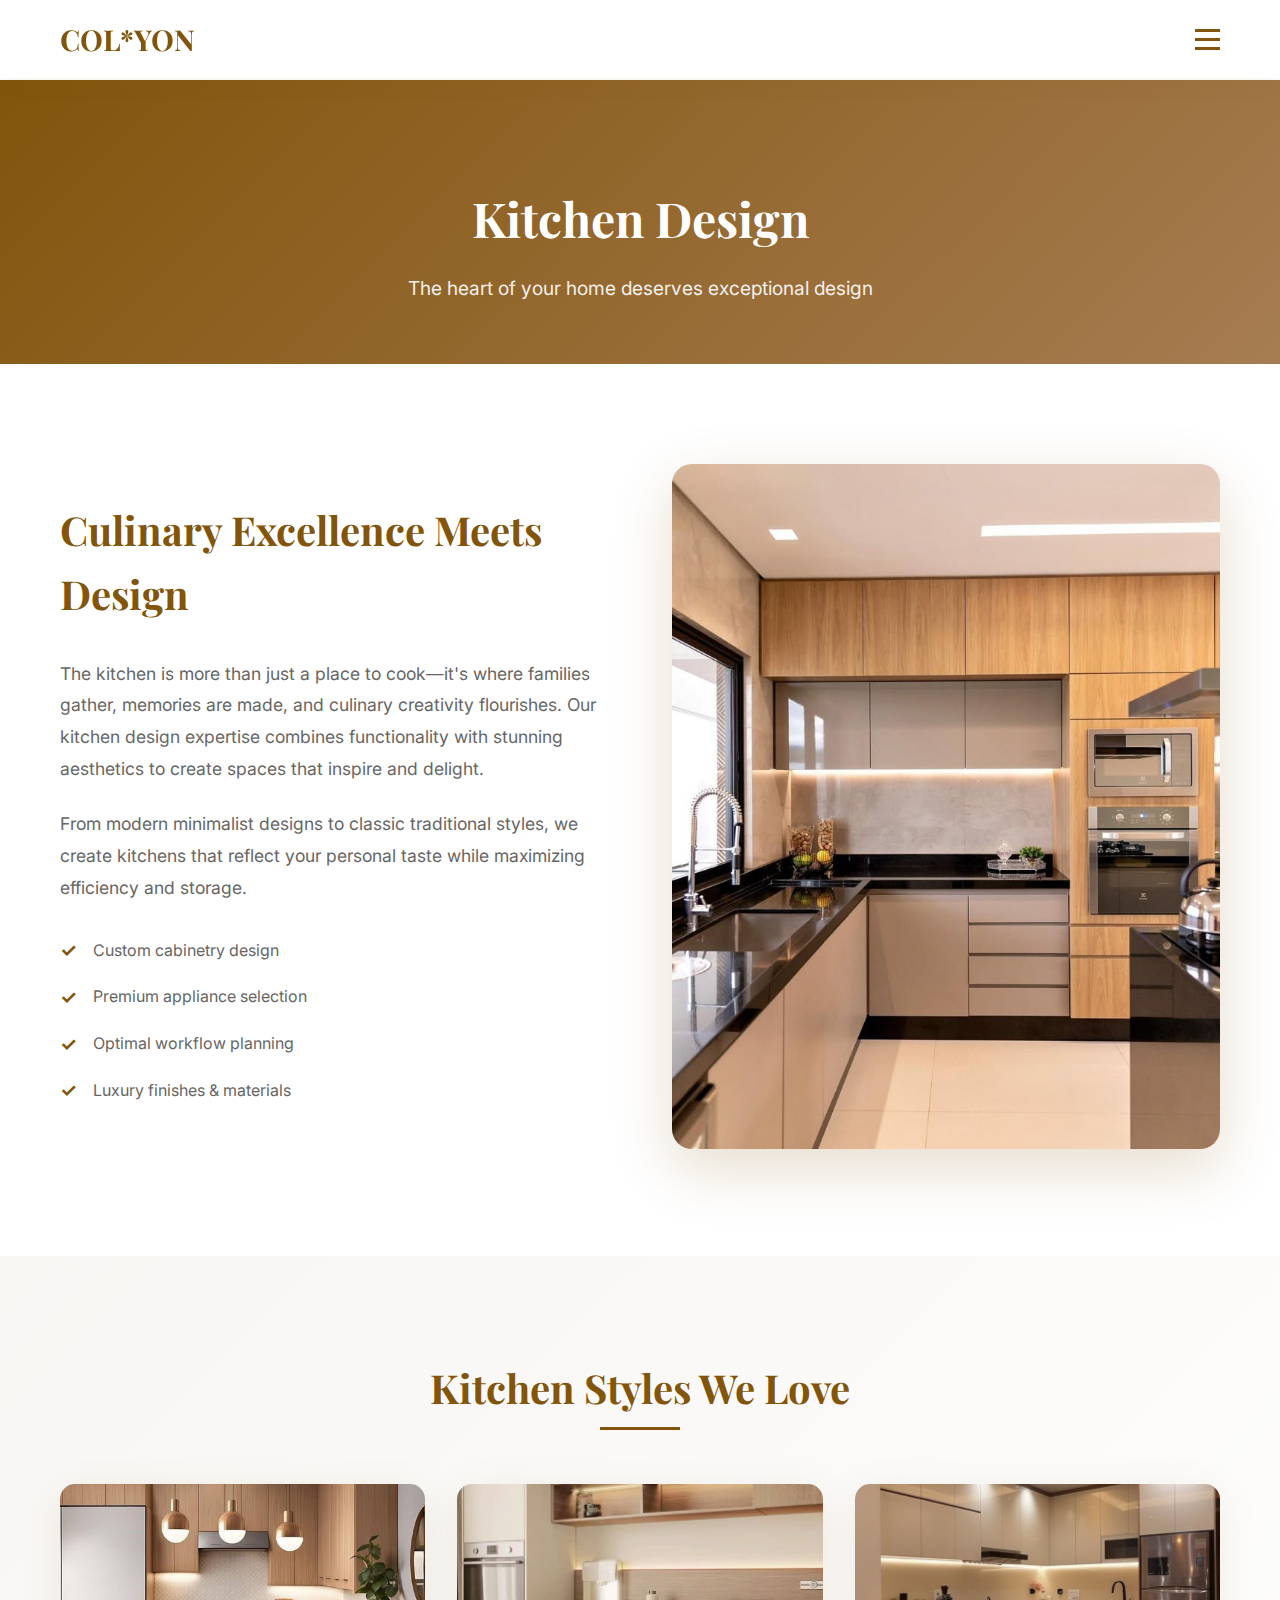
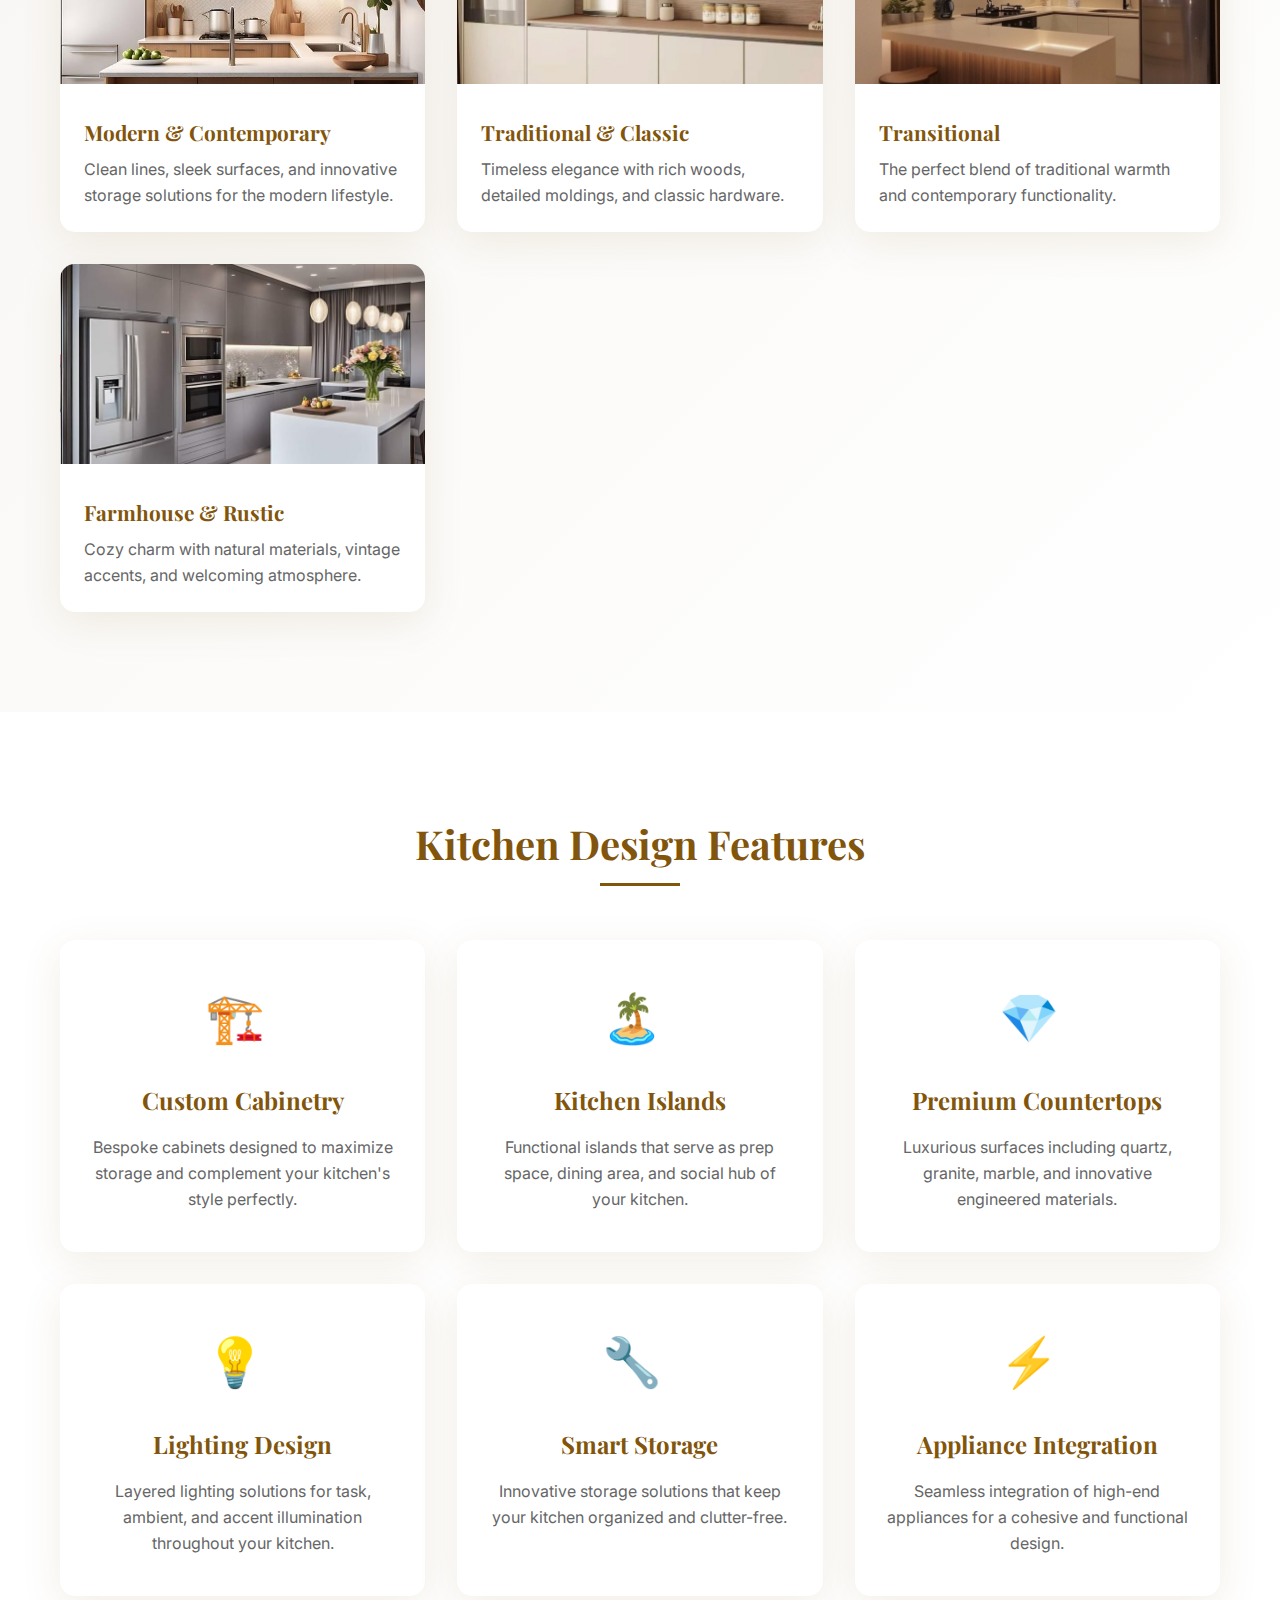
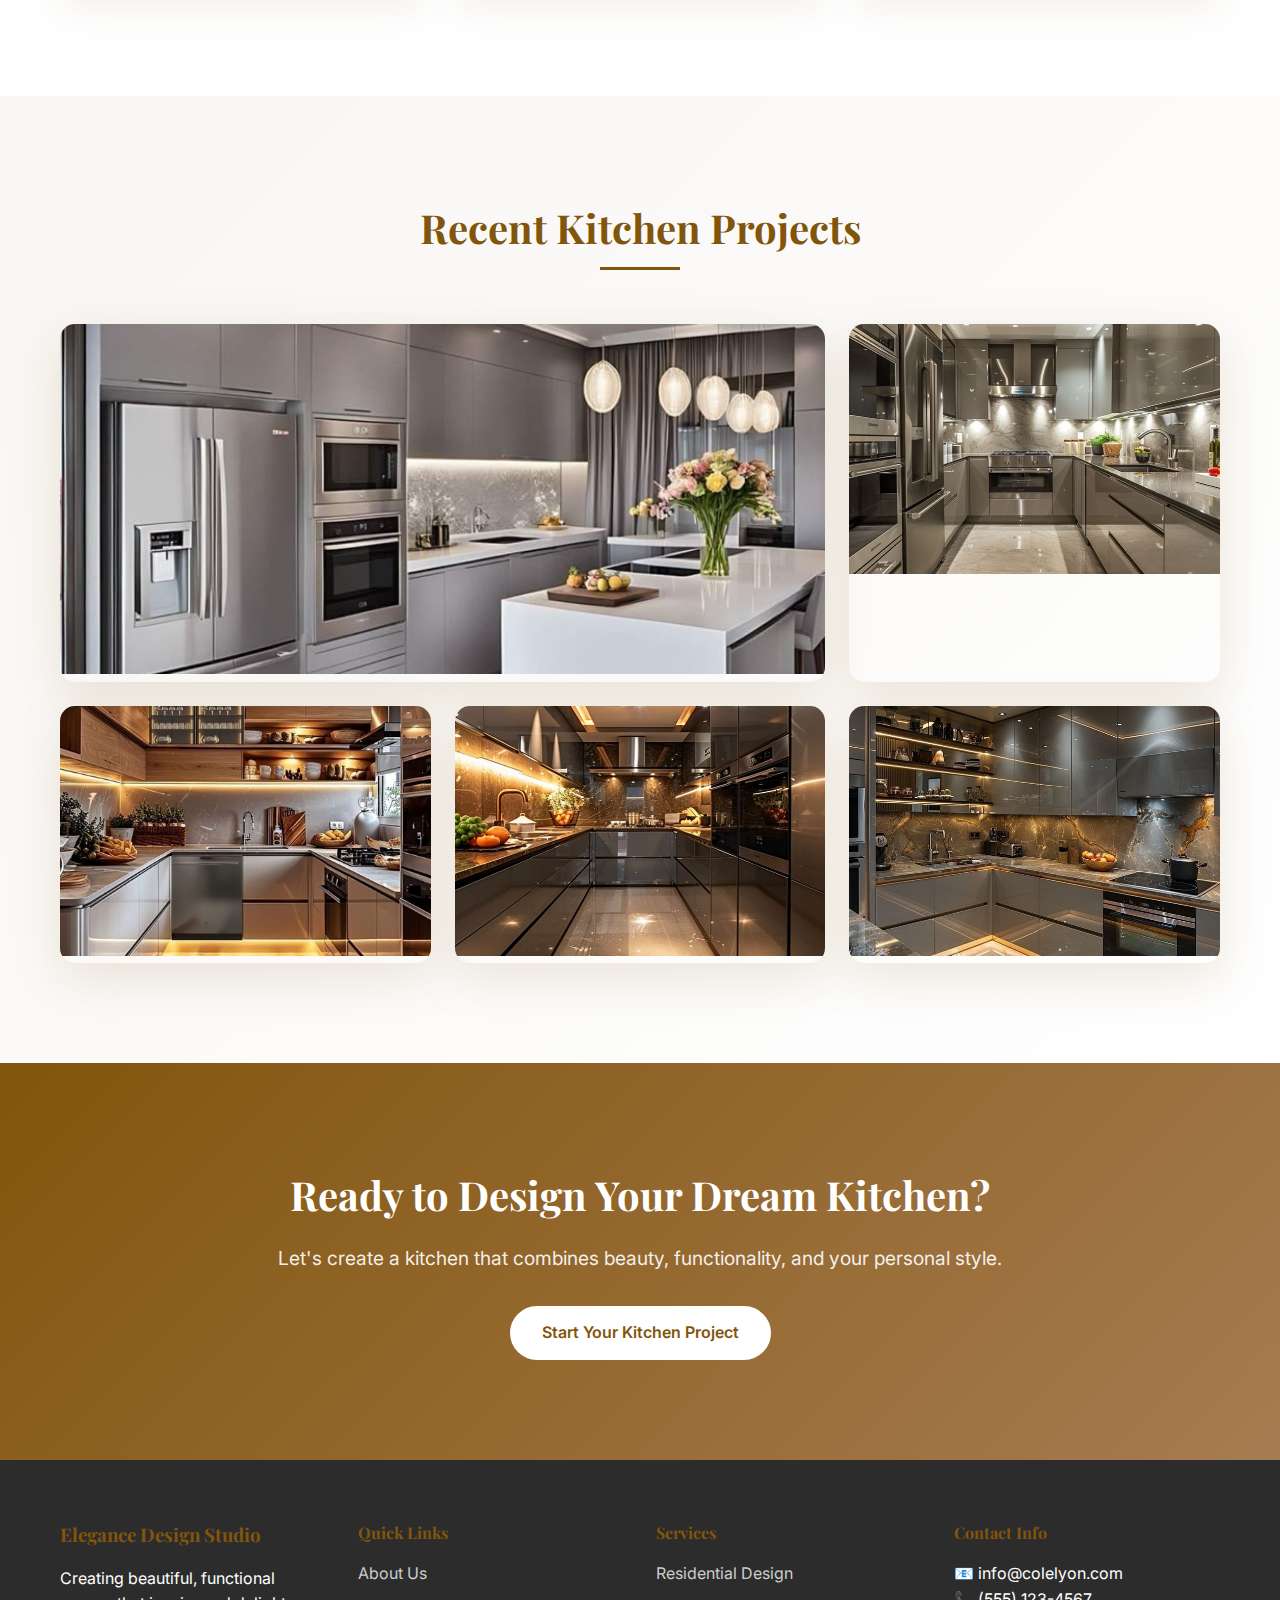
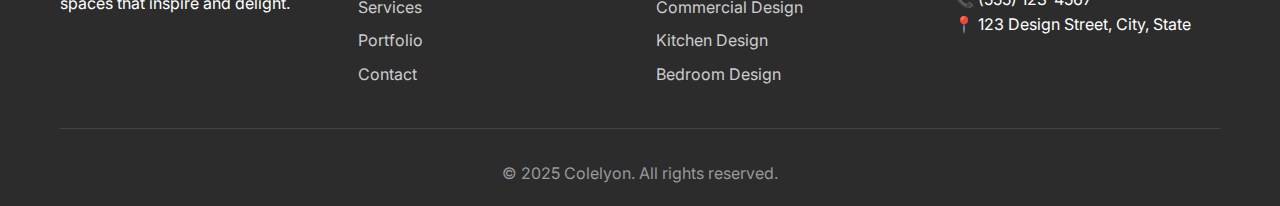
<file: pages/kitchen.html>
<!DOCTYPE html>
<html lang="en">
<head>
    <meta charset="UTF-8">
    <meta name="viewport" content="width=device-width, initial-scale=1.0">
    <title>Kitchen Design - Elegance Design Studio</title>
       <link rel="icon" type="image/x-icon" href="../images/favicon.jpg">
    <link rel="stylesheet" href="../styles/kitchen.css">
    <link href="https://fonts.googleapis.com/css2?family=Playfair+Display:wght@400;700&family=Inter:wght@300;400;500;600&display=swap" rel="stylesheet">
</head>
<body>
    <header class="header">
        <nav class="navbar">
            <div class="nav-container">
                <div class="logo">
                    <h1>COL*YON</h1>
                </div>
                <ul class="nav-menu">
                    <li><a href="index.html">Home</a></li>
                    <li><a href="about.html">About</a></li>
                    <li><a href="services.html">Services</a></li>
                    <li><a href="portfolio.html">Portfolio</a></li>
                    <li><a href="residential.html">Residential</a></li>
                    <li><a href="commercial.html">Commercial</a></li>
                    <li><a href="kitchen.html" class="active">Kitchen</a></li>
                    <li><a href="bedroom.html">Bedroom</a></li>
                    <li><a href="living-room.html">Living Room</a></li>
                    <li><a href="bathroom.html">Bathroom</a></li>
                    <li><a href="team.html">Team</a></li>
                    <li><a href="testimonials.html">Testimonials</a></li>
                    <li><a href="blog.html">Blog</a></li>
                    <li><a href="contact.html">Contact</a></li>
                    <li><a href="faq.html">FAQ</a></li>
                </ul>
         <div class="hamburger" onclick="toggleMenu()">
                    <span></span>
                    <span></span>
                    <span></span>
                </div>
            </div>
        </nav>
    </header>
<script>
function toggleMenu() {
  // Get the navigation menu using the class selector
  const navMenu = document.querySelector('.nav-menu');
  
  // Toggle the 'active' class on the menu
  navMenu.classList.toggle('active');
  
  // Also toggle 'active' class on the hamburger icon for animation
  const hamburger = document.querySelector('.hamburger');
  hamburger.classList.toggle('active');
}
  </script>

    <main>
        <section class="page-hero">
            <div class="container">
                <h1 class="page-title">Kitchen Design</h1>
                <p class="page-subtitle">The heart of your home deserves exceptional design</p>
            </div>
        </section>

        <section class="intro-section">
            <div class="container">
                <div class="intro-grid">
                    <div class="intro-content">
                        <h2>Culinary Excellence Meets Design</h2>
                        <p>The kitchen is more than just a place to cook—it's where families gather, memories are made, and culinary creativity flourishes. Our kitchen design expertise combines functionality with stunning aesthetics to create spaces that inspire and delight.</p>
                        <p>From modern minimalist designs to classic traditional styles, we create kitchens that reflect your personal taste while maximizing efficiency and storage.</p>
                        <div class="features-list">
                            <div class="feature">
                                <span class="feature-icon">✓</span>
                                <span>Custom cabinetry design</span>
                            </div>
                            <div class="feature">
                                <span class="feature-icon">✓</span>
                                <span>Premium appliance selection</span>
                            </div>
                            <div class="feature">
                                <span class="feature-icon">✓</span>
                                <span>Optimal workflow planning</span>
                            </div>
                            <div class="feature">
                                <span class="feature-icon">✓</span>
                                <span>Luxury finishes & materials</span>
                            </div>
                        </div>
                    </div>
                    <div class="intro-image">
                        <img src="../images/kitchen.jpg" alt="Luxury Kitchen Design" />
                    </div>
                </div>
            </div>
        </section>

        <section class="styles-section">
            <div class="container">
                <h2 class="section-title">Kitchen Styles We Love</h2>
                <div class="styles-grid">
                    <div class="style-card">
                        <img src="../images/kitchen1.jpg" alt="Modern Kitchen" />
                        <div class="style-content">
                            <h3>Modern & Contemporary</h3>
                            <p>Clean lines, sleek surfaces, and innovative storage solutions for the modern lifestyle.</p>
                        </div>
                    </div>
                    <div class="style-card">
                        <img src="../images/kitchen2.jpg" alt="Traditional Kitchen" />
                        <div class="style-content">
                            <h3>Traditional & Classic</h3>
                            <p>Timeless elegance with rich woods, detailed moldings, and classic hardware.</p>
                        </div>
                    </div>
                    <div class="style-card">
                        <img src="../images/kitchen3.jpg" alt="Transitional Kitchen" />
                        <div class="style-content">
                            <h3>Transitional</h3>
                            <p>The perfect blend of traditional warmth and contemporary functionality.</p>
                        </div>
                    </div>
                    <div class="style-card">
                        <img src="../images/download (30).jpg" alt="Farmhouse Kitchen" />
                        <div class="style-content">
                            <h3>Farmhouse & Rustic</h3>
                            <p>Cozy charm with natural materials, vintage accents, and welcoming atmosphere.</p>
                        </div>
                    </div>
                </div>
            </div>
        </section>

        <section class="features-section">
            <div class="container">
                <h2 class="section-title">Kitchen Design Features</h2>
                <div class="features-grid">
                    <div class="feature-item">
                        <div class="feature-icon">🏗️</div>
                        <h3>Custom Cabinetry</h3>
                        <p>Bespoke cabinets designed to maximize storage and complement your kitchen's style perfectly.</p>
                    </div>
                    <div class="feature-item">
                        <div class="feature-icon">🏝️</div>
                        <h3>Kitchen Islands</h3>
                        <p>Functional islands that serve as prep space, dining area, and social hub of your kitchen.</p>
                    </div>
                    <div class="feature-item">
                        <div class="feature-icon">💎</div>
                        <h3>Premium Countertops</h3>
                        <p>Luxurious surfaces including quartz, granite, marble, and innovative engineered materials.</p>
                    </div>
                    <div class="feature-item">
                        <div class="feature-icon">💡</div>
                        <h3>Lighting Design</h3>
                        <p>Layered lighting solutions for task, ambient, and accent illumination throughout your kitchen.</p>
                    </div>
                    <div class="feature-item">
                        <div class="feature-icon">🔧</div>
                        <h3>Smart Storage</h3>
                        <p>Innovative storage solutions that keep your kitchen organized and clutter-free.</p>
                    </div>
                    <div class="feature-item">
                        <div class="feature-icon">⚡</div>
                        <h3>Appliance Integration</h3>
                        <p>Seamless integration of high-end appliances for a cohesive and functional design.</p>
                    </div>
                </div>
            </div>
        </section>

        <section class="gallery-section">
            <div class="container">
                <h2 class="section-title">Recent Kitchen Projects</h2>
                <div class="gallery-grid">
                    <div class="gallery-item large">
                        <img src="../images/download (30).jpg" alt="Luxury Modern Kitchen" />
                        <div class="gallery-overlay">
                            <h3>Luxury Modern Kitchen</h3>
                            <p>Sleek design with premium finishes</p>
                        </div>
                    </div>
                    <div class="gallery-item">
                        <img src="../images/download (32).jpg" alt="Traditional Kitchen" />
                        <div class="gallery-overlay">
                            <h3>Traditional Elegance</h3>
                            <p>Classic charm meets modern function</p>
                        </div>
                    </div>
                    <div class="gallery-item">
                        <img src="../images/download (33).jpg" alt="Farmhouse Kitchen" />
                        <div class="gallery-overlay">
                            <h3>Farmhouse Style</h3>
                            <p>Rustic beauty with contemporary comfort</p>
                        </div>
                    </div>
                    <div class="gallery-item">
                        <img src="../images/kitchen4.jpg" alt="Contemporary Kitchen" />
                        <div class="gallery-overlay">
                            <h3>Contemporary Design</h3>
                            <p>Clean lines and smart storage</p>
                        </div>
                    </div>
                    <div class="gallery-item">
                        <img src="../images/kitchen5.jpg" alt="Transitional Kitchen" />
                        <div class="gallery-overlay">
                            <h3>Transitional Style</h3>
                            <p>Perfect balance of old and new</p>
                        </div>
                    </div>
                </div>
            </div>
        </section>

        <section class="cta">
            <div class="container">
                <div class="cta-content">
                    <h2>Ready to Design Your Dream Kitchen?</h2>
                    <p>Let's create a kitchen that combines beauty, functionality, and your personal style.</p>
                    <a href="contact.html" class="btn btn-primary">Start Your Kitchen Project</a>
                </div>
            </div>
        </section>
    </main>

    <footer class="footer">
        <div class="container">
            <div class="footer-content">
                <div class="footer-section">
                    <h3>Elegance Design Studio</h3>
                    <p>Creating beautiful, functional spaces that inspire and delight.</p>
                </div>
                <div class="footer-section">
                    <h4>Quick Links</h4>
                    <ul>
                        <li><a href="about.html">About Us</a></li>
                        <li><a href="services.html">Services</a></li>
                        <li><a href="portfolio.html">Portfolio</a></li>
                        <li><a href="contact.html">Contact</a></li>
                    </ul>
                </div>
                <div class="footer-section">
                    <h4>Services</h4>
                    <ul>
                        <li><a href="residential.html">Residential Design</a></li>
                        <li><a href="commercial.html">Commercial Design</a></li>
                        <li><a href="kitchen.html">Kitchen Design</a></li>
                        <li><a href="bedroom.html">Bedroom Design</a></li>
                    </ul>
                </div>
                <div class="footer-section">
                    <h4>Contact Info</h4>
                    <p>📧 info@colelyon.com</p>
                    <p>📞 (555) 123-4567</p>
                    <p>📍 123 Design Street, City, State</p>
                </div>
            </div>
            <div class="footer-bottom">
                <p>&copy; 2025 Colelyon. All rights reserved.</p>
            </div>
        </div>
    </footer>
</body>
</html>
</file>
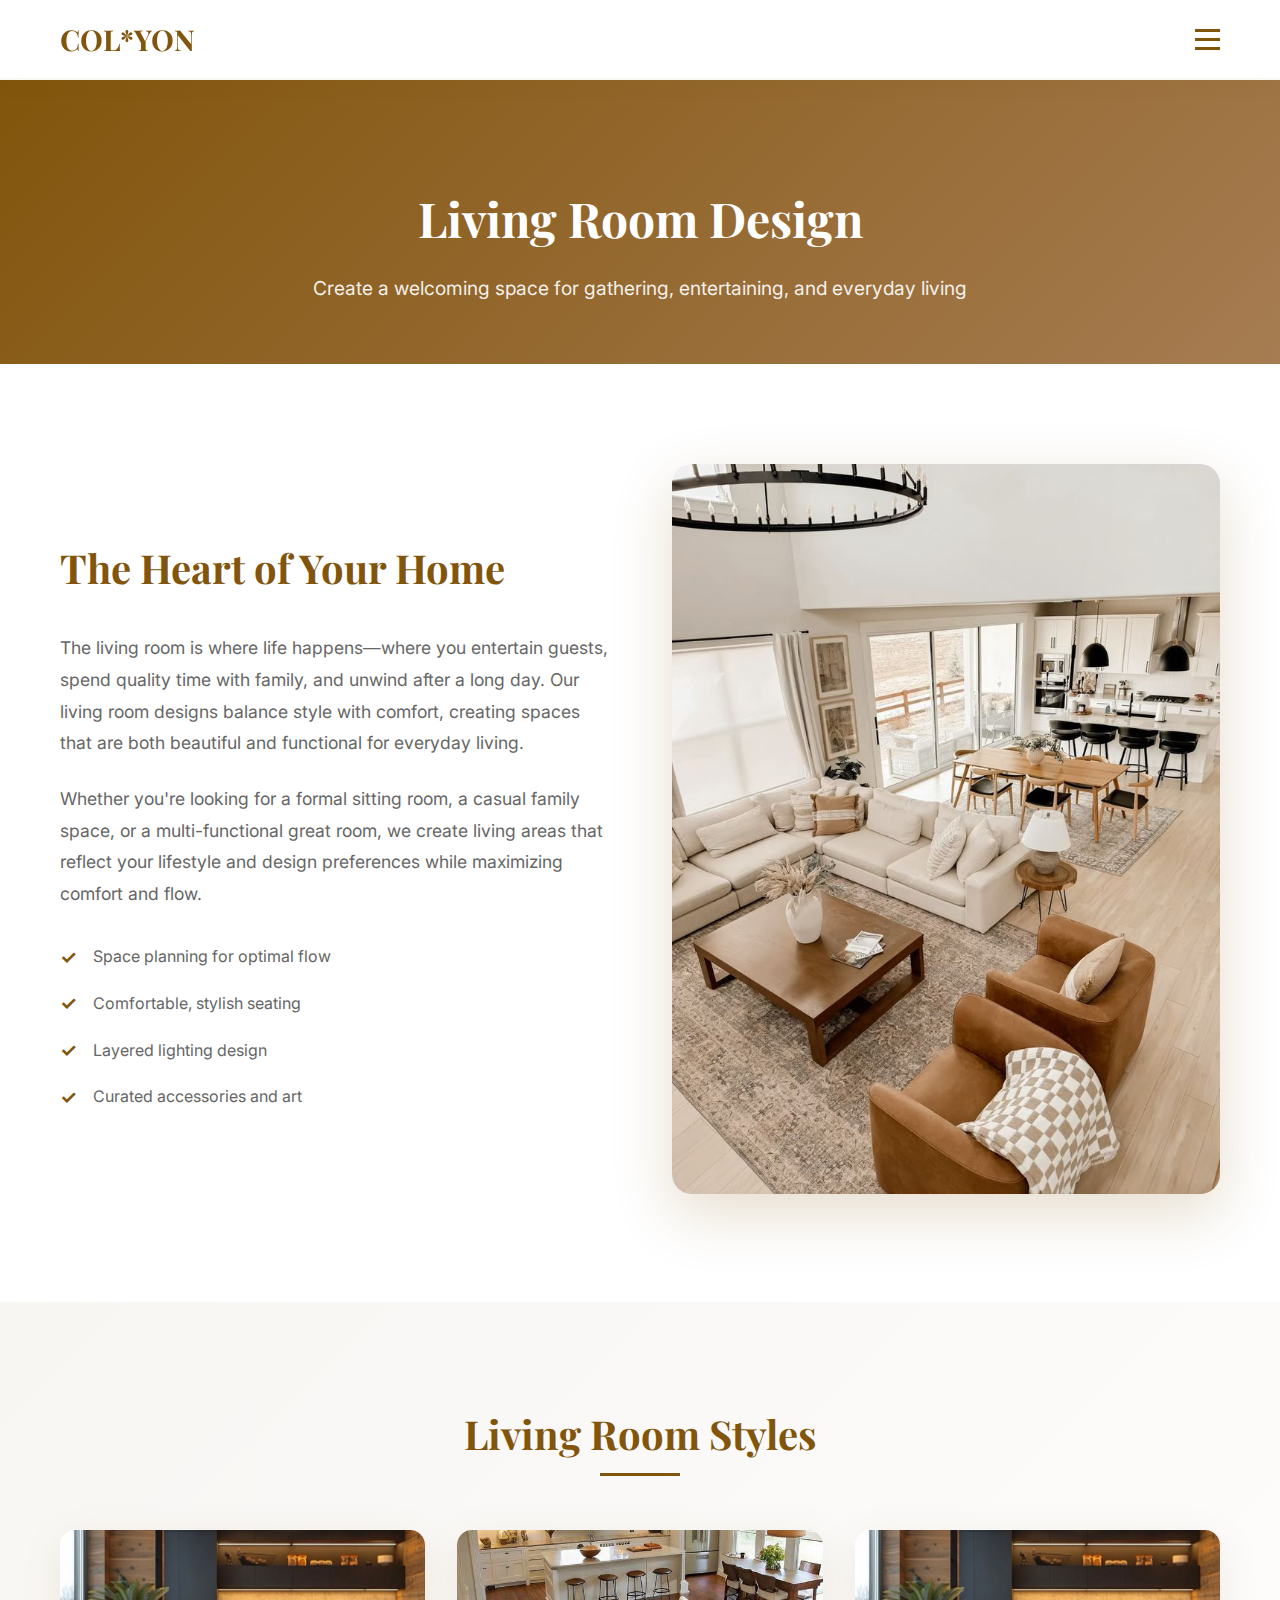
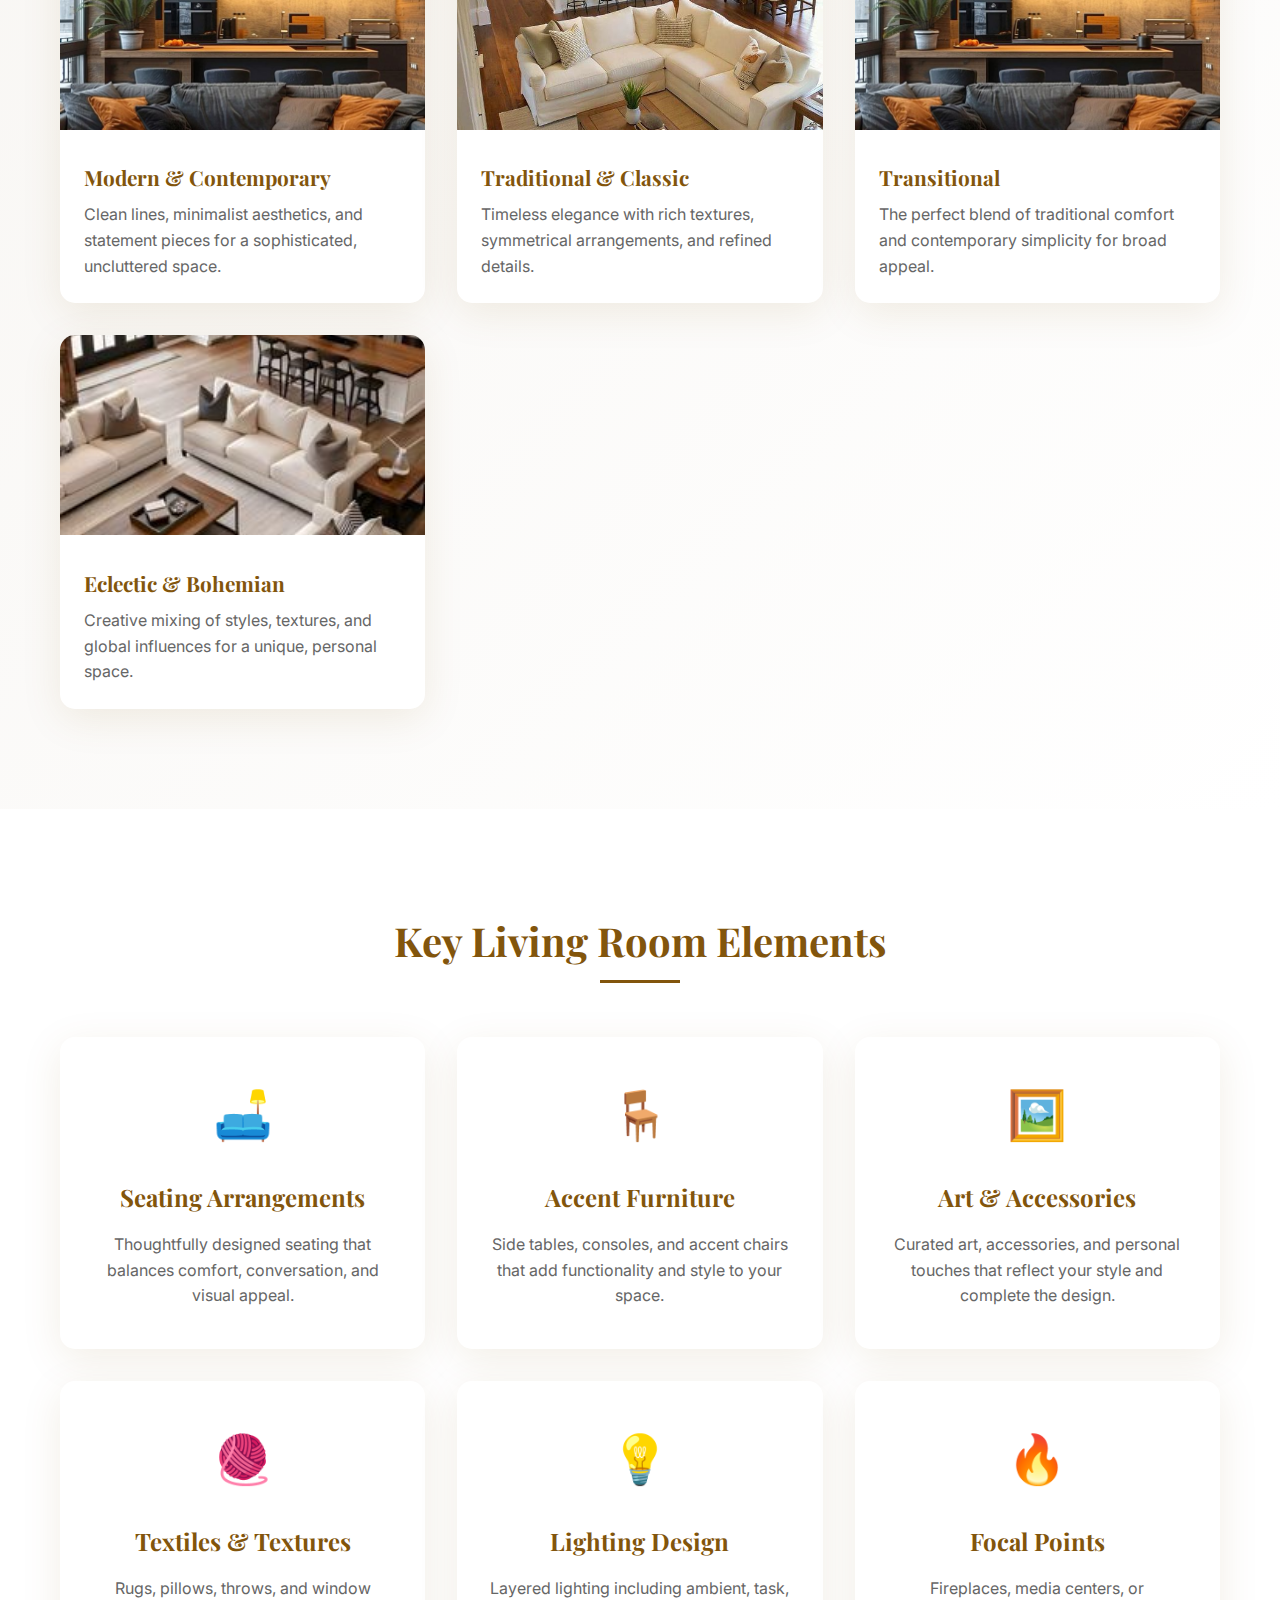
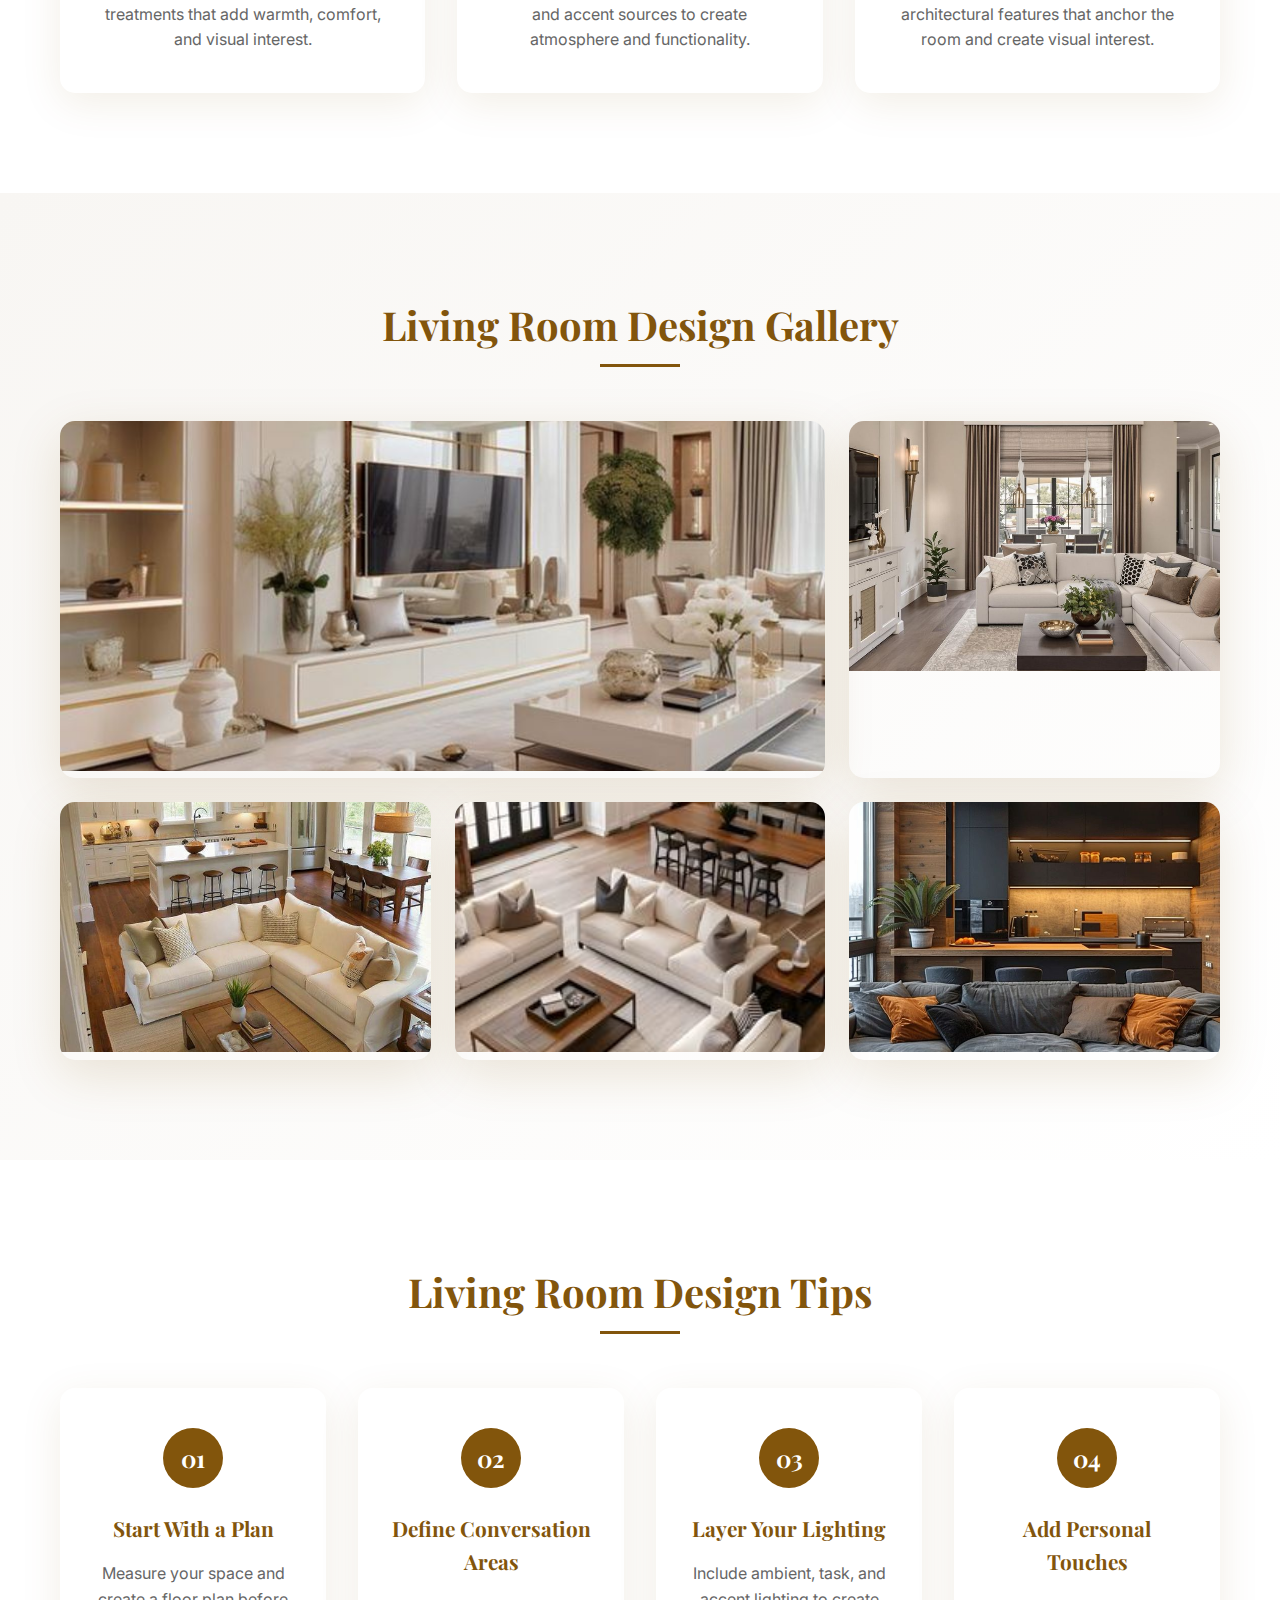
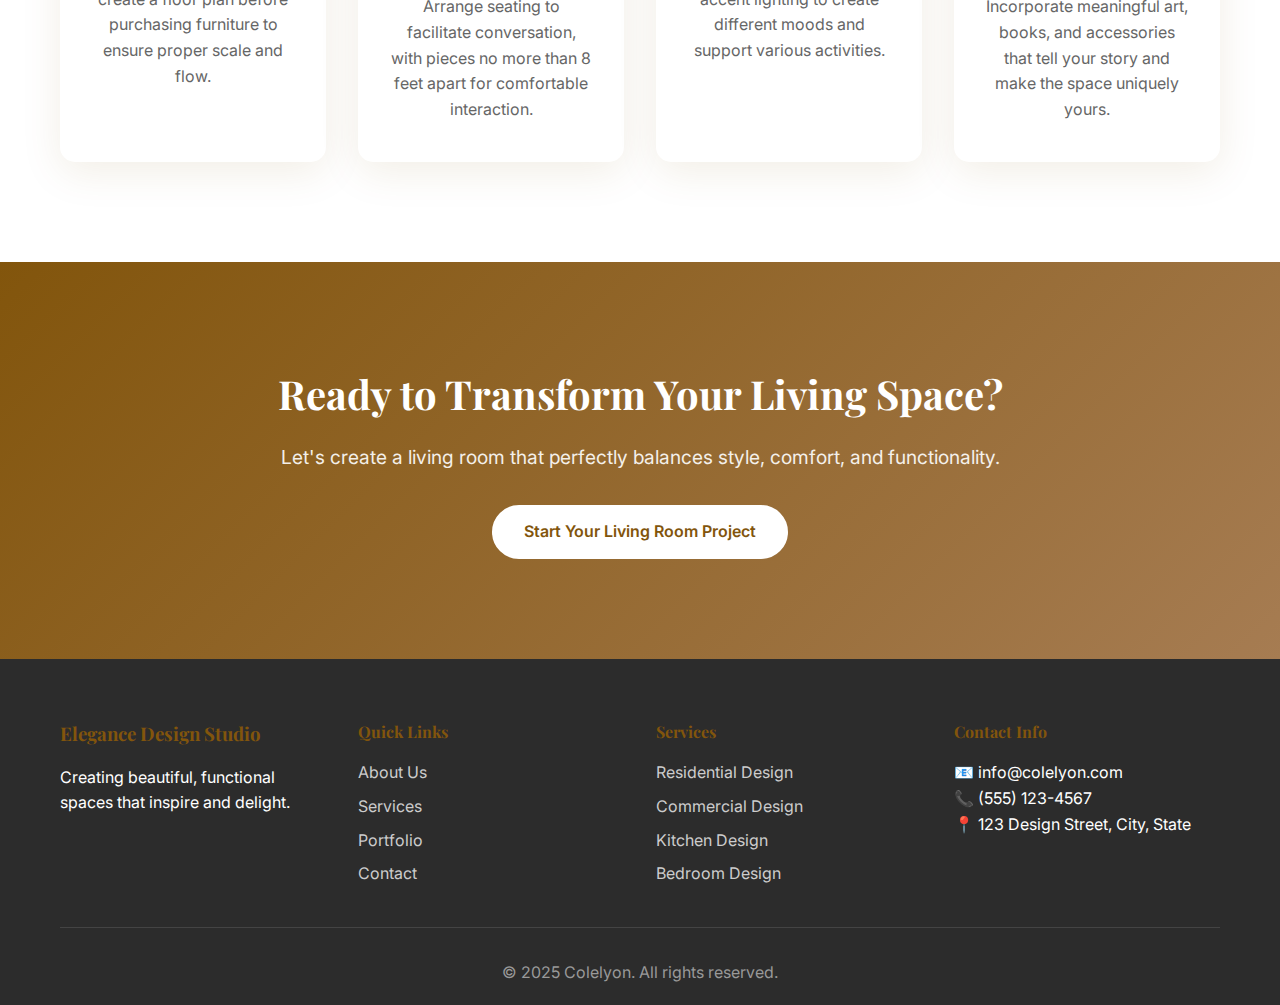
<file: pages/living-room.html>
<!DOCTYPE html>
<html lang="en">
<head>
    <meta charset="UTF-8">
    <meta name="viewport" content="width=device-width, initial-scale=1.0">
    <title>Living Room Design - Elegance Design Studio</title>
       <link rel="icon" type="image/x-icon" href="../images/favicon.jpg">
    <link rel="stylesheet" href="../styles/living-room.css">
    <link href="https://fonts.googleapis.com/css2?family=Playfair+Display:wght@400;700&family=Inter:wght@300;400;500;600&display=swap" rel="stylesheet">
</head>
<body>
    <header class="header">
        <nav class="navbar">
            <div class="nav-container">
                <div class="logo">
                    <h1>COL*YON</h1>
                </div>
                <ul class="nav-menu">
                    <li><a href="index.html">Home</a></li>
                    <li><a href="about.html">About</a></li>
                    <li><a href="services.html">Services</a></li>
                    <li><a href="portfolio.html">Portfolio</a></li>
                    <li><a href="residential.html">Residential</a></li>
                    <li><a href="commercial.html">Commercial</a></li>
                    <li><a href="kitchen.html">Kitchen</a></li>
                    <li><a href="bedroom.html">Bedroom</a></li>
                    <li><a href="living-room.html" class="active">Living Room</a></li>
                    <li><a href="bathroom.html">Bathroom</a></li>
                    <li><a href="team.html">Team</a></li>
                    <li><a href="testimonials.html">Testimonials</a></li>
                    <li><a href="blog.html">Blog</a></li>
                    <li><a href="contact.html">Contact</a></li>
                    <li><a href="faq.html">FAQ</a></li>
                </ul>
            <div class="hamburger" onclick="toggleMenu()">
                    <span></span>
                    <span></span>
                    <span></span>
                </div>
            </div>
        </nav>
    </header>
<script>
function toggleMenu() {
  // Get the navigation menu using the class selector
  const navMenu = document.querySelector('.nav-menu');
  
  // Toggle the 'active' class on the menu
  navMenu.classList.toggle('active');
  
  // Also toggle 'active' class on the hamburger icon for animation
  const hamburger = document.querySelector('.hamburger');
  hamburger.classList.toggle('active');
}
  </script>

    <main>
        <section class="page-hero">
            <div class="container">
                <h1 class="page-title">Living Room Design</h1>
                <p class="page-subtitle">Create a welcoming space for gathering, entertaining, and everyday living</p>
            </div>
        </section>

        <section class="intro-section">
            <div class="container">
                <div class="intro-grid">
                    <div class="intro-content">
                        <h2>The Heart of Your Home</h2>
                        <p>The living room is where life happens—where you entertain guests, spend quality time with family, and unwind after a long day. Our living room designs balance style with comfort, creating spaces that are both beautiful and functional for everyday living.</p>
                        <p>Whether you're looking for a formal sitting room, a casual family space, or a multi-functional great room, we create living areas that reflect your lifestyle and design preferences while maximizing comfort and flow.</p>
                        <div class="features-list">
                            <div class="feature">
                                <span class="feature-icon">✓</span>
                                <span>Space planning for optimal flow</span>
                            </div>
                            <div class="feature">
                                <span class="feature-icon">✓</span>
                                <span>Comfortable, stylish seating</span>
                            </div>
                            <div class="feature">
                                <span class="feature-icon">✓</span>
                                <span>Layered lighting design</span>
                            </div>
                            <div class="feature">
                                <span class="feature-icon">✓</span>
                                <span>Curated accessories and art</span>
                            </div>
                        </div>
                    </div>
                    <div class="intro-image">
                        <img src="../images/Livingroom1.jpg" alt="Elegant Living Room Design" />
                    </div>
                </div>
            </div>
        </section>

        <section class="styles-section">
            <div class="container">
                <h2 class="section-title">Living Room Styles</h2>
                <div class="styles-grid">
                    <div class="style-card">
                        <img src="../images/livingroom2.jpg" alt="Modern Living Room" />
                        <div class="style-content">
                            <h3>Modern & Contemporary</h3>
                            <p>Clean lines, minimalist aesthetics, and statement pieces for a sophisticated, uncluttered space.</p>
                        </div>
                    </div>
                    <div class="style-card">
                        <img src="../images/LivingRoom3.jpg" alt="Traditional Living Room" />
                        <div class="style-content">
                            <h3>Traditional & Classic</h3>
                            <p>Timeless elegance with rich textures, symmetrical arrangements, and refined details.</p>
                        </div>
                    </div>
                    <div class="style-card">
                        <img src="../images/livingroom2.jpg" alt="Transitional Living Room" />
                        <div class="style-content">
                            <h3>Transitional</h3>
                            <p>The perfect blend of traditional comfort and contemporary simplicity for broad appeal.</p>
                        </div>
                    </div>
                    <div class="style-card">
                        <img src="../images/LivingRoom4.jpg" alt="Eclectic Living Room" />
                        <div class="style-content">
                            <h3>Eclectic & Bohemian</h3>
                            <p>Creative mixing of styles, textures, and global influences for a unique, personal space.</p>
                        </div>
                    </div>
                </div>
            </div>
        </section>

        <section class="elements-section">
            <div class="container">
                <h2 class="section-title">Key Living Room Elements</h2>
                <div class="elements-grid">
                    <div class="element-item">
                        <div class="element-icon">🛋️</div>
                        <h3>Seating Arrangements</h3>
                        <p>Thoughtfully designed seating that balances comfort, conversation, and visual appeal.</p>
                    </div>
                    <div class="element-item">
                        <div class="element-icon">🪑</div>
                        <h3>Accent Furniture</h3>
                        <p>Side tables, consoles, and accent chairs that add functionality and style to your space.</p>
                    </div>
                    <div class="element-item">
                        <div class="element-icon">🖼️</div>
                        <h3>Art & Accessories</h3>
                        <p>Curated art, accessories, and personal touches that reflect your style and complete the design.</p>
                    </div>
                    <div class="element-item">
                        <div class="element-icon">🧶</div>
                        <h3>Textiles & Textures</h3>
                        <p>Rugs, pillows, throws, and window treatments that add warmth, comfort, and visual interest.</p>
                    </div>
                    <div class="element-item">
                        <div class="element-icon">💡</div>
                        <h3>Lighting Design</h3>
                        <p>Layered lighting including ambient, task, and accent sources to create atmosphere and functionality.</p>
                    </div>
                    <div class="element-item">
                        <div class="element-icon">🔥</div>
                        <h3>Focal Points</h3>
                        <p>Fireplaces, media centers, or architectural features that anchor the room and create visual interest.</p>
                    </div>
                </div>
            </div>
        </section>

        <section class="gallery-section">
            <div class="container">
                <h2 class="section-title">Living Room Design Gallery</h2>
                <div class="gallery-grid">
                    <div class="gallery-item large">
                        <img src="../images/Livingroom6.jpg" alt="Luxury Living Room" />
                        <div class="gallery-overlay">
                            <h3>Luxury Formal Living Room</h3>
                            <p>Sophisticated space for elegant entertaining</p>
                        </div>
                    </div>
                    <div class="gallery-item">
                        <img src="../images/LivingRoom5.jpg" alt="Family Room" />
                        <div class="gallery-overlay">
                            <h3>Casual Family Room</h3>
                            <p>Comfortable space for everyday living</p>
                        </div>
                    </div>
                    <div class="gallery-item">
                        <img src="../images/LivingRoom3.jpg" alt="Open Concept Living" />
                        <div class="gallery-overlay">
                            <h3>Open Concept Living</h3>
                            <p>Seamless flow between living spaces</p>
                        </div>
                    </div>
                    <div class="gallery-item">
                        <img src="../images/LivingRoom4.jpg" alt="Small Living Room" />
                        <div class="gallery-overlay">
                            <h3>Small Space Solution</h3>
                            <p>Maximizing style in compact dimensions</p>
                        </div>
                    </div>
                    <div class="gallery-item">
                        <img src="../images/livingroom2.jpg" alt="Modern Living Room" />
                        <div class="gallery-overlay">
                            <h3>Modern Minimalist</h3>
                            <p>Clean lines with statement pieces</p>
                        </div>
                    </div>
                </div>
            </div>
        </section>

        <section class="tips-section">
            <div class="container">
                <h2 class="section-title">Living Room Design Tips</h2>
                <div class="tips-grid">
                    <div class="tip-item">
                        <div class="tip-number">01</div>
                        <h3>Start With a Plan</h3>
                        <p>Measure your space and create a floor plan before purchasing furniture to ensure proper scale and flow.</p>
                    </div>
                    <div class="tip-item">
                        <div class="tip-number">02</div>
                        <h3>Define Conversation Areas</h3>
                        <p>Arrange seating to facilitate conversation, with pieces no more than 8 feet apart for comfortable interaction.</p>
                    </div>
                    <div class="tip-item">
                        <div class="tip-number">03</div>
                        <h3>Layer Your Lighting</h3>
                        <p>Include ambient, task, and accent lighting to create different moods and support various activities.</p>
                    </div>
                    <div class="tip-item">
                        <div class="tip-number">04</div>
                        <h3>Add Personal Touches</h3>
                        <p>Incorporate meaningful art, books, and accessories that tell your story and make the space uniquely yours.</p>
                    </div>
                </div>
            </div>
        </section>

        <section class="cta">
            <div class="container">
                <div class="cta-content">
                    <h2>Ready to Transform Your Living Space?</h2>
                    <p>Let's create a living room that perfectly balances style, comfort, and functionality.</p>
                    <a href="contact.html" class="btn btn-primary">Start Your Living Room Project</a>
                </div>
            </div>
        </section>
    </main>

    <footer class="footer">
        <div class="container">
            <div class="footer-content">
                <div class="footer-section">
                    <h3>Elegance Design Studio</h3>
                    <p>Creating beautiful, functional spaces that inspire and delight.</p>
                </div>
                <div class="footer-section">
                    <h4>Quick Links</h4>
                    <ul>
                        <li><a href="about.html">About Us</a></li>
                        <li><a href="services.html">Services</a></li>
                        <li><a href="portfolio.html">Portfolio</a></li>
                        <li><a href="contact.html">Contact</a></li>
                    </ul>
                </div>
                <div class="footer-section">
                    <h4>Services</h4>
                    <ul>
                        <li><a href="residential.html">Residential Design</a></li>
                        <li><a href="commercial.html">Commercial Design</a></li>
                        <li><a href="kitchen.html">Kitchen Design</a></li>
                        <li><a href="bedroom.html">Bedroom Design</a></li>
                    </ul>
                </div>
                <div class="footer-section">
                    <h4>Contact Info</h4>
                    <p>📧 info@colelyon.com</p>
                    <p>📞 (555) 123-4567</p>
                    <p>📍 123 Design Street, City, State</p>
                </div>
            </div>
            <div class="footer-bottom">
                <p>&copy; 2025 Colelyon. All rights reserved.</p>
            </div>
        </div>
    </footer>
</body>
</html>
</file>
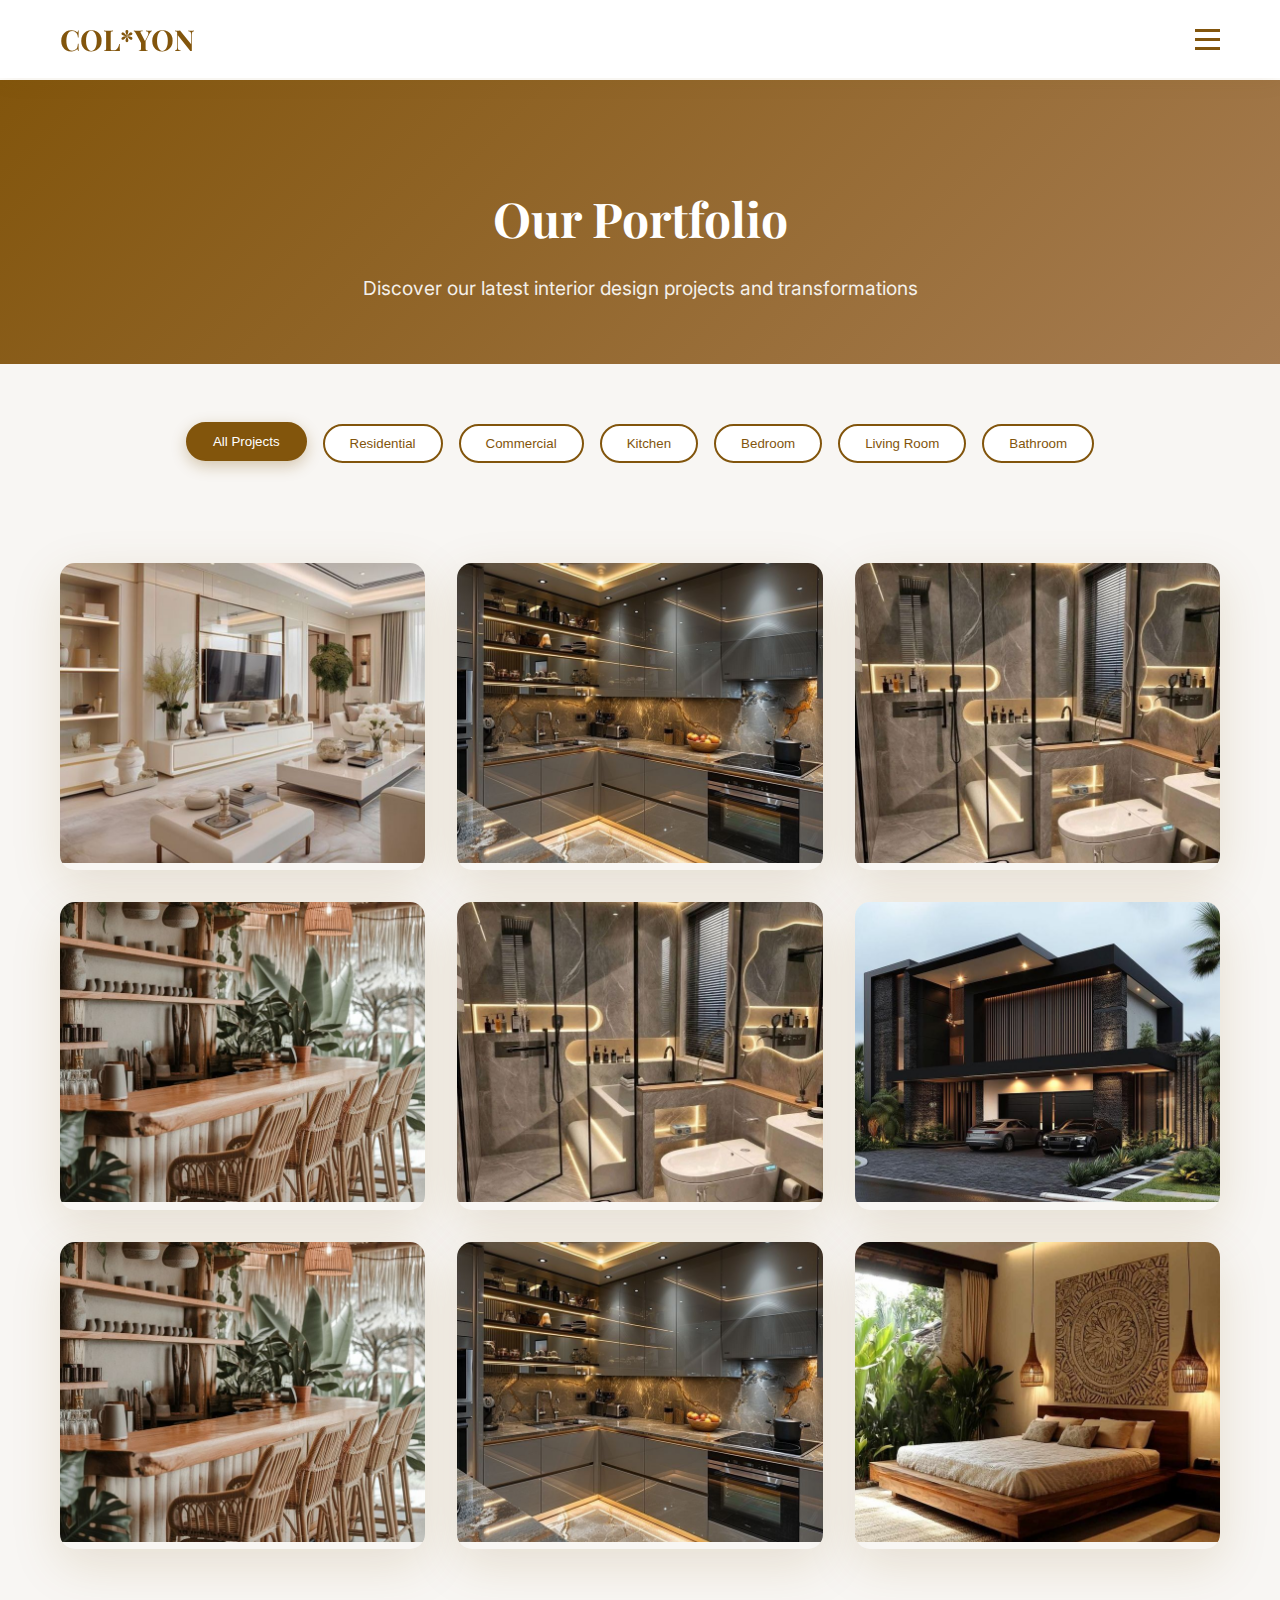
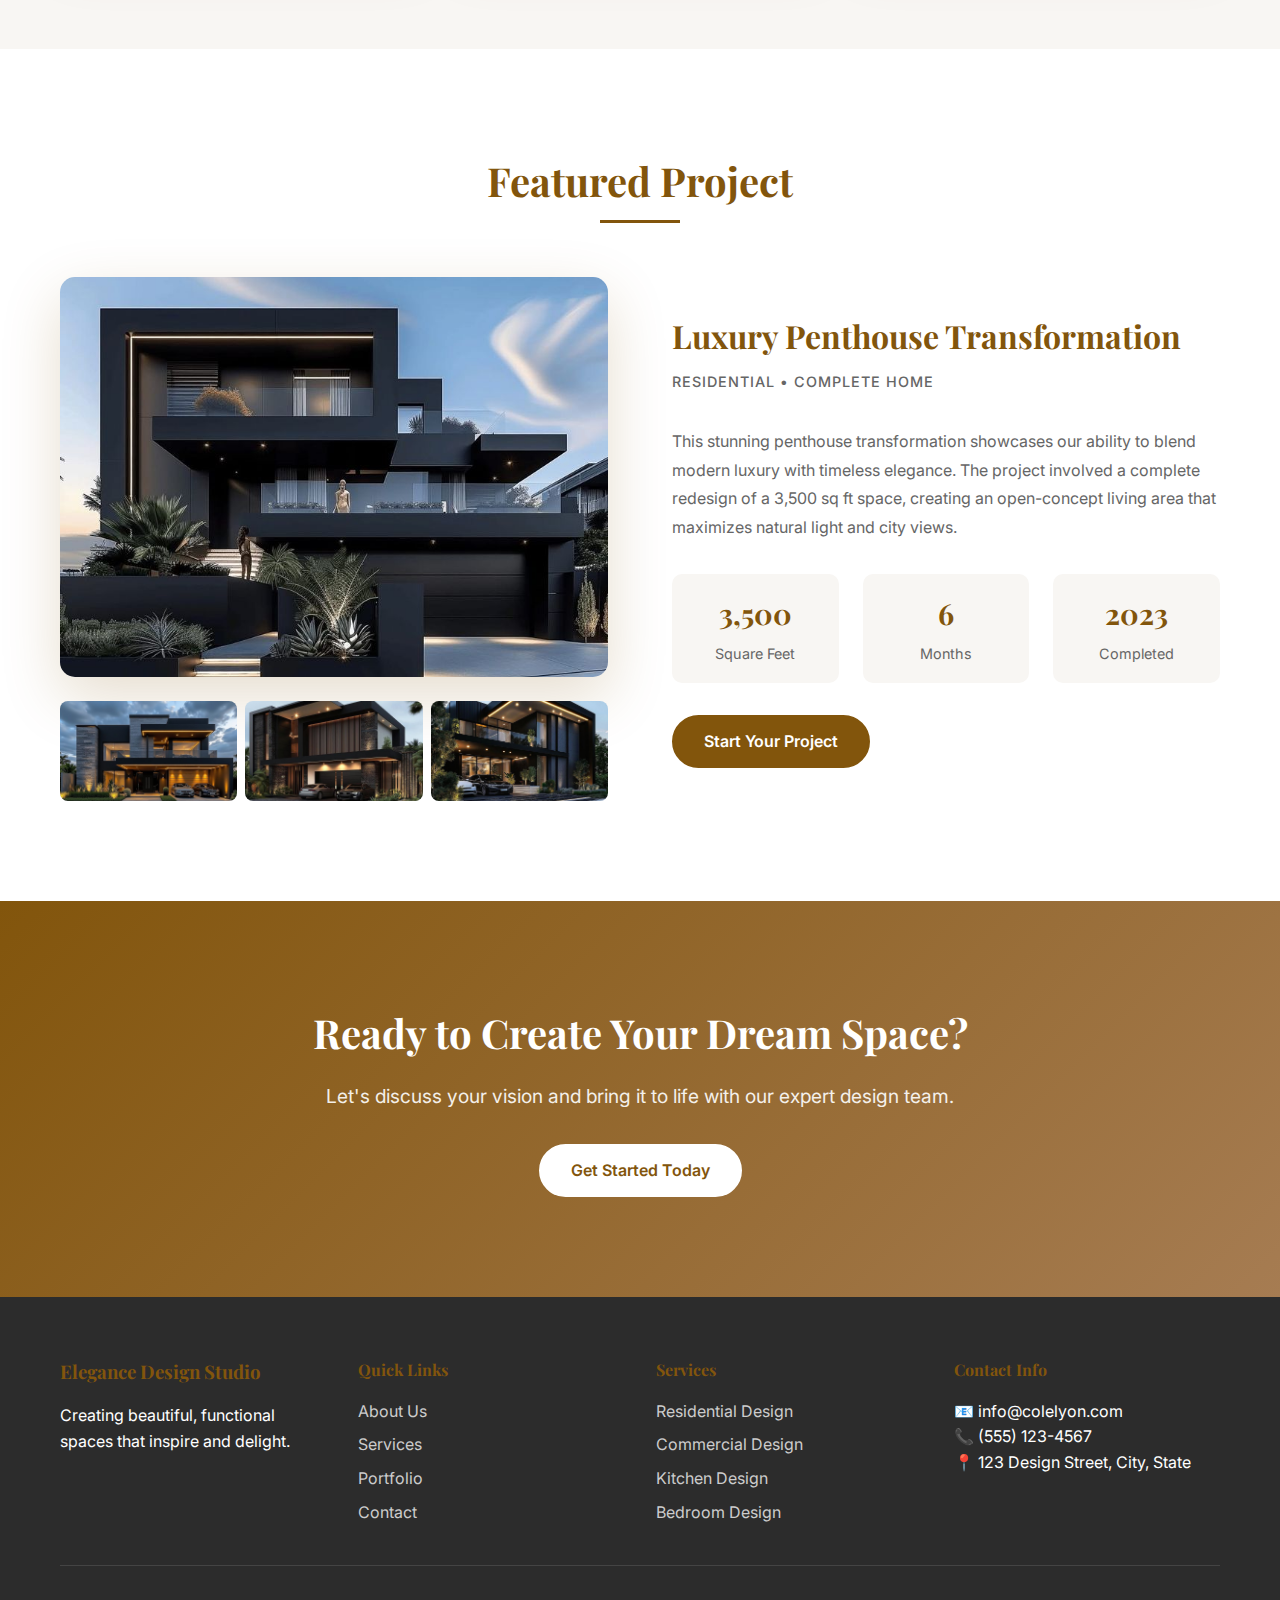
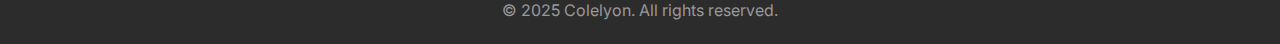
<file: pages/portfolio.html>
<!DOCTYPE html>
<html lang="en">
<head>
    <meta charset="UTF-8">
    <meta name="viewport" content="width=device-width, initial-scale=1.0">
    <title>Portfolio - Elegance Design Studio</title>
       <link rel="icon" type="image/x-icon" href="../images/favicon.jpg">
    <link rel="stylesheet" href="../styles/portfolio.css">
    <link href="https://fonts.googleapis.com/css2?family=Playfair+Display:wght@400;700&family=Inter:wght@300;400;500;600&display=swap" rel="stylesheet">
</head>
<body>
    <header class="header">
        <nav class="navbar">
            <div class="nav-container">
                <div class="logo">
                    <h1>COL*YON</h1>
                </div>
                <ul class="nav-menu">
                    <li><a href="index.html">Home</a></li>
                    <li><a href="about.html">About</a></li>
                    <li><a href="services.html">Services</a></li>
                    <li><a href="portfolio.html" class="active">Portfolio</a></li>
                    <li><a href="residential.html">Residential</a></li>
                    <li><a href="commercial.html">Commercial</a></li>
                    <li><a href="kitchen.html">Kitchen</a></li>
                    <li><a href="bedroom.html">Bedroom</a></li>
                    <li><a href="living-room.html">Living Room</a></li>
                    <li><a href="bathroom.html">Bathroom</a></li>
                    <li><a href="team.html">Team</a></li>
                    <li><a href="testimonials.html">Testimonials</a></li>
                    <li><a href="blog.html">Blog</a></li>
                    <li><a href="contact.html">Contact</a></li>
                    <li><a href="faq.html">FAQ</a></li>
                </ul>
          <div class="hamburger" onclick="toggleMenu()">
                    <span></span>
                    <span></span>
                    <span></span>
                </div>
            </div>
        </nav>
    </header>
<script>
function toggleMenu() {
  // Get the navigation menu using the class selector
  const navMenu = document.querySelector('.nav-menu');
  
  // Toggle the 'active' class on the menu
  navMenu.classList.toggle('active');
  
  // Also toggle 'active' class on the hamburger icon for animation
  const hamburger = document.querySelector('.hamburger');
  hamburger.classList.toggle('active');
}
  </script>

    <main>
        <section class="page-hero">
            <div class="container">
                <h1 class="page-title">Our Portfolio</h1>
                <p class="page-subtitle">Discover our latest interior design projects and transformations</p>
            </div>
        </section>

        <section class="portfolio-filters">
            <div class="container">
                <div class="filter-buttons">
                    <button class="filter-btn active" data-filter="all">All Projects</button>
                    <button class="filter-btn" data-filter="residential">Residential</button>
                    <button class="filter-btn" data-filter="commercial">Commercial</button>
                    <button class="filter-btn" data-filter="kitchen">Kitchen</button>
                    <button class="filter-btn" data-filter="bedroom">Bedroom</button>
                    <button class="filter-btn" data-filter="living">Living Room</button>
                    <button class="filter-btn" data-filter="bathroom">Bathroom</button>
                </div>
            </div>
        </section>

        <section class="portfolio-gallery">
            <div class="container">
                <div class="gallery-grid">
                    <div class="gallery-item" data-category="residential living">
                        <img src="../images/Livingroom6.jpg" alt="Modern Living Room Design" />
                        <div class="gallery-overlay">
                            <h3>Modern Living Room</h3>
                            <p>Contemporary elegance with comfort</p>
                            <span class="category">Residential</span>
                        </div>
                    </div>
                    
                    <div class="gallery-item" data-category="kitchen residential">
                        <img src="../images/kitchen5.jpg" alt="Luxury Kitchen Design" />
                        <div class="gallery-overlay">
                            <h3>Luxury Kitchen</h3>
                            <p>Culinary excellence meets design</p>
                            <span class="category">Kitchen</span>
                        </div>
                    </div>
                    
                    <div class="gallery-item" data-category="bedroom residential">
                        <img src="../images/bathroom4.jpg" alt="Master Bedroom Suite" />
                        <div class="gallery-overlay">
                            <h3>Master Bedroom Suite</h3>
                            <p>Serene sanctuary for rest</p>
                            <span class="category">Bedroom</span>
                        </div>
                    </div>
                    
                    <div class="gallery-item" data-category="commercial">
                        <img src="../images/commercial2.jpg" alt="Corporate Office Design" />
                        <div class="gallery-overlay">
                            <h3>Corporate Office</h3>
                            <p>Professional workspace design</p>
                            <span class="category">Commercial</span>
                        </div>
                    </div>
                    
                    <div class="gallery-item" data-category="bathroom residential">
                        <img src="../images/bathroom4.jpg" alt="Spa Bathroom Design" />
                        <div class="gallery-overlay">
                            <h3>Spa Bathroom</h3>
                            <p>Luxury meets functionality</p>
                            <span class="category">Bathroom</span>
                        </div>
                    </div>
                    
                    <div class="gallery-item" data-category="living residential">
                        <img src="../images/download (3).jpg" alt="Family Living Space" />
                        <div class="gallery-overlay">
                            <h3>Family Living Space</h3>
                            <p>Comfort for the whole family</p>
                            <span class="category">Living Room</span>
                        </div>
                    </div>
                    
                    <div class="gallery-item" data-category="commercial">
                        <img src="../images/commercial2.jpg" alt="Restaurant Interior" />
                        <div class="gallery-overlay">
                            <h3>Restaurant Interior</h3>
                            <p>Dining experience design</p>
                            <span class="category">Commercial</span>
                        </div>
                    </div>
                    
                    <div class="gallery-item" data-category="kitchen residential">
                        <img src="../images/kitchen5.jpg" alt="Contemporary Kitchen" />
                        <div class="gallery-overlay">
                            <h3>Contemporary Kitchen</h3>
                            <p>Modern functionality</p>
                            <span class="category">Kitchen</span>
                        </div>
                    </div>
                    
                    <div class="gallery-item" data-category="bedroom residential">
                        <img src="../images/bedroom2.jpg" alt="Guest Bedroom" />
                        <div class="gallery-overlay">
                            <h3>Guest Bedroom</h3>
                            <p>Welcoming retreat</p>
                            <span class="category">Bedroom</span>
                        </div>
                    </div>
                </div>
            </div>
        </section>

        <section class="featured-project">
            <div class="container">
                <h2 class="section-title">Featured Project</h2>
                <div class="featured-content">
                    <div class="featured-images">
                        <img src="../images/download (1).jpg" alt="Featured Project" class="main-image" />
                        <div class="thumbnail-grid">
                            <img src="../images/download (2).jpg" alt="Project Detail 1" />
                            <img src="../images/download (3).jpg" alt="Project Detail 2" />
                            <img src="../images/download (4).jpg" alt="Project Detail 3" />
                        </div>
                    </div>
                    <div class="featured-details">
                        <h3>Luxury Penthouse Transformation</h3>
                        <p class="project-type">Residential • Complete Home</p>
                        <p>This stunning penthouse transformation showcases our ability to blend modern luxury with timeless elegance. The project involved a complete redesign of a 3,500 sq ft space, creating an open-concept living area that maximizes natural light and city views.</p>
                        <div class="project-stats">
                            <div class="stat">
                                <h4>3,500</h4>
                                <p>Square Feet</p>
                            </div>
                            <div class="stat">
                                <h4>6</h4>
                                <p>Months</p>
                            </div>
                            <div class="stat">
                                <h4>2023</h4>
                                <p>Completed</p>
                            </div>
                        </div>
                        <a href="contact.html" class="btn btn-primary">Start Your Project</a>
                    </div>
                </div>
            </div>
        </section>

        <section class="cta">
            <div class="container">
                <div class="cta-content">
                    <h2>Ready to Create Your Dream Space?</h2>
                    <p>Let's discuss your vision and bring it to life with our expert design team.</p>
                    <a href="contact.html" class="btn btn-primary">Get Started Today</a>
                </div>
            </div>
        </section>
    </main>

    <footer class="footer">
        <div class="container">
            <div class="footer-content">
                <div class="footer-section">
                    <h3>Elegance Design Studio</h3>
                    <p>Creating beautiful, functional spaces that inspire and delight.</p>
                </div>
                <div class="footer-section">
                    <h4>Quick Links</h4>
                    <ul>
                        <li><a href="about.html">About Us</a></li>
                        <li><a href="services.html">Services</a></li>
                        <li><a href="portfolio.html">Portfolio</a></li>
                        <li><a href="contact.html">Contact</a></li>
                    </ul>
                </div>
                <div class="footer-section">
                    <h4>Services</h4>
                    <ul>
                        <li><a href="residential.html">Residential Design</a></li>
                        <li><a href="commercial.html">Commercial Design</a></li>
                        <li><a href="kitchen.html">Kitchen Design</a></li>
                        <li><a href="bedroom.html">Bedroom Design</a></li>
                    </ul>
                </div>
                <div class="footer-section">
                    <h4>Contact Info</h4>
                    <p>📧 info@colelyon.com</p>
                    <p>📞 (555) 123-4567</p>
                    <p>📍 123 Design Street, City, State</p>
                </div>
            </div>
            <div class="footer-bottom">
                <p>&copy; 2025 Colelyon. All rights reserved.</p>
            </div>
        </div>
    </footer>
</body>
</html>
</file>
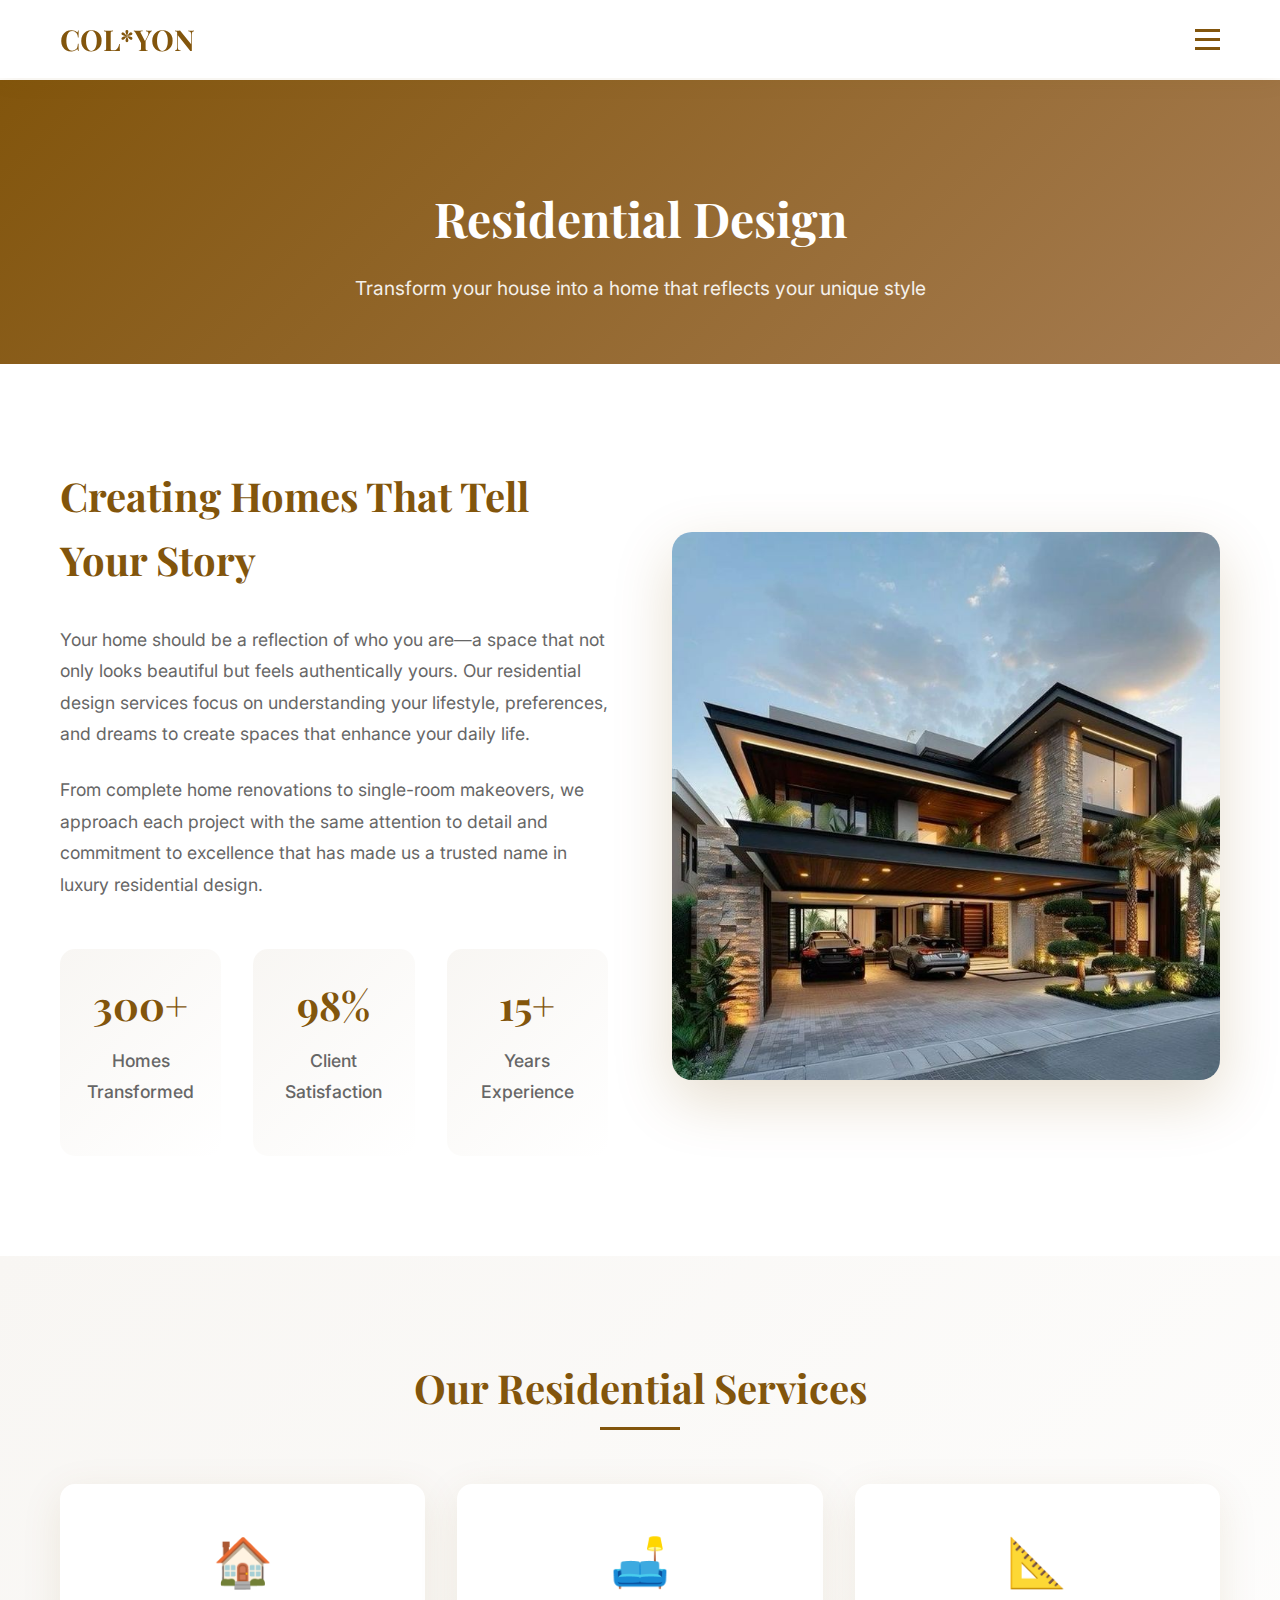
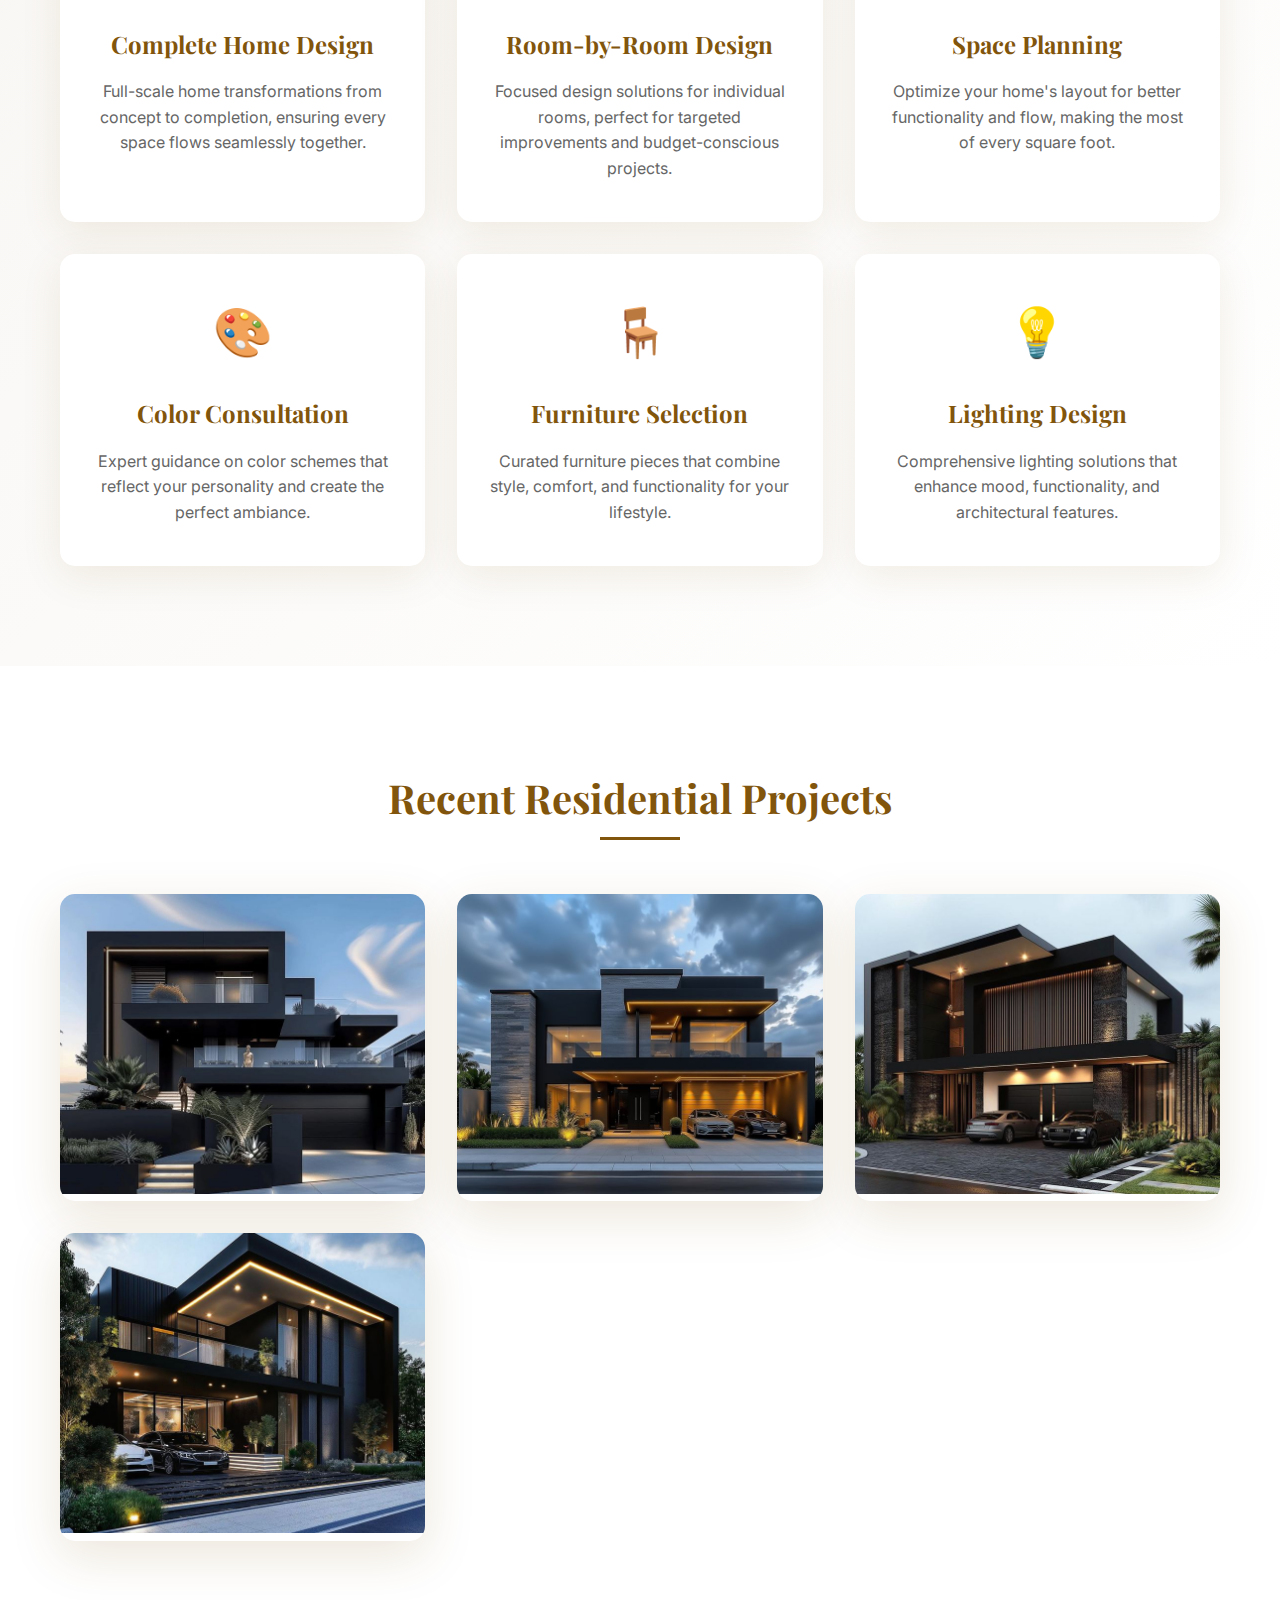
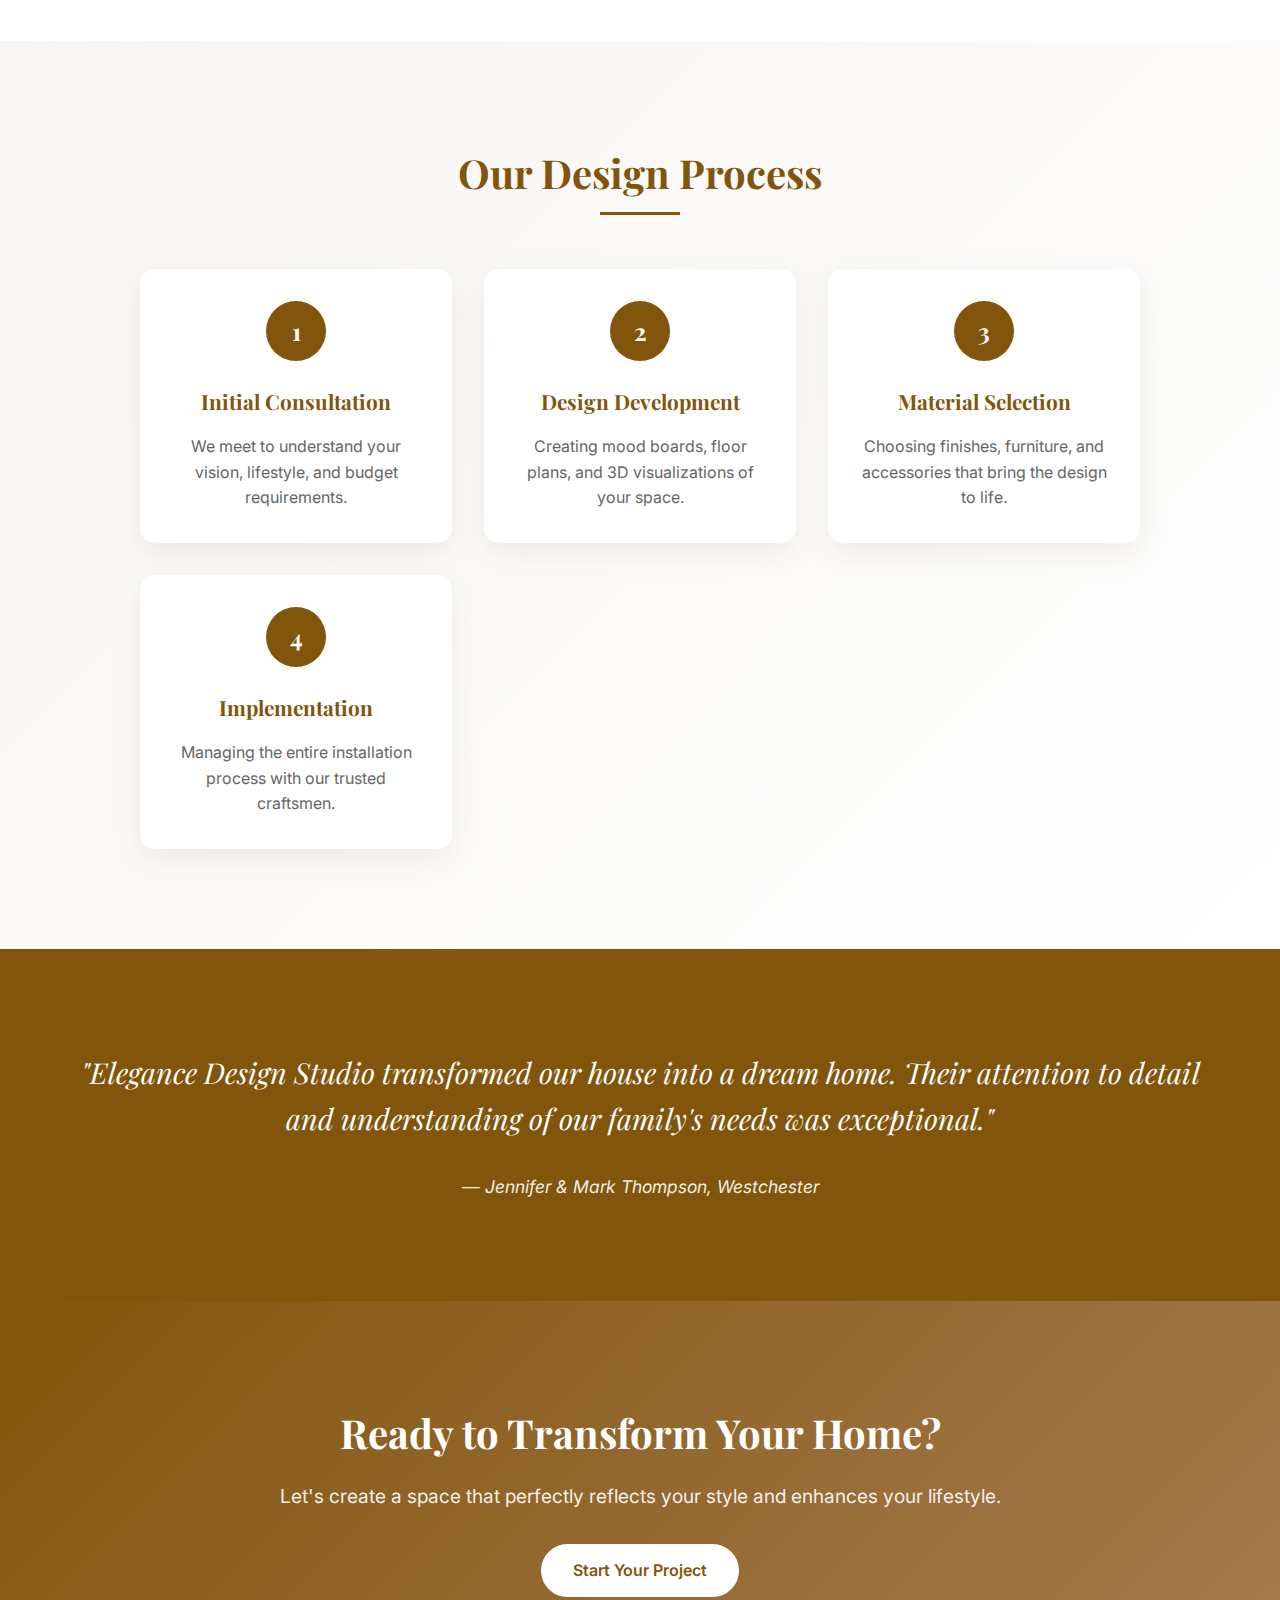
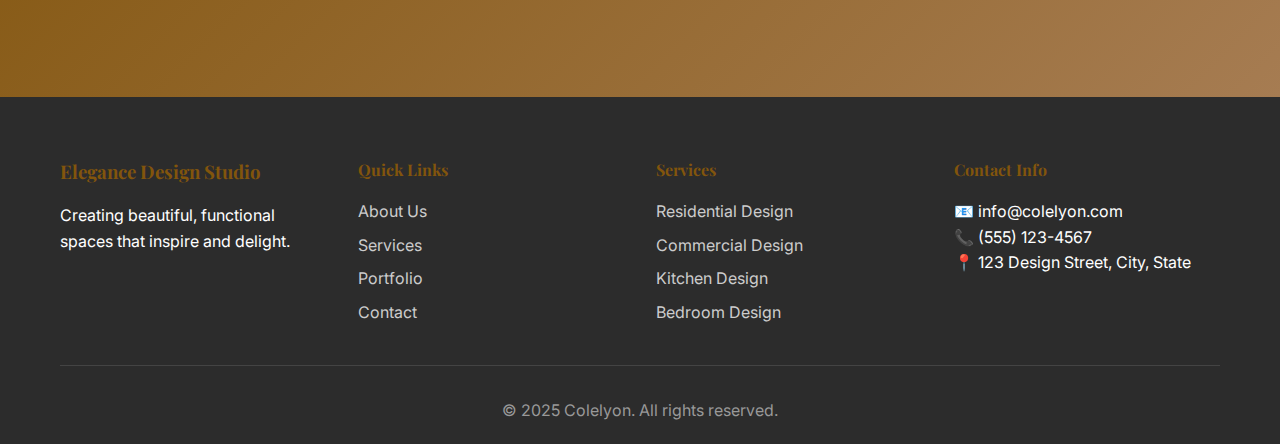
<file: pages/residential.html>
<!DOCTYPE html>
<html lang="en">
<head>
    <meta charset="UTF-8">
    <meta name="viewport" content="width=device-width, initial-scale=1.0">
    <title>Residential Design - Elegance Design Studio</title>
       <link rel="icon" type="image/x-icon" href="../images/favicon.jpg">
    <link rel="stylesheet" href="../styles/residential.css">
    <link href="https://fonts.googleapis.com/css2?family=Playfair+Display:wght@400;700&family=Inter:wght@300;400;500;600&display=swap" rel="stylesheet">
</head>
<body>
    <header class="header">
        <nav class="navbar">
            <div class="nav-container">
                <div class="logo">
                    <h1>COL*YON</h1>
                </div>
                <ul class="nav-menu">
                    <li><a href="index.html">Home</a></li>
                    <li><a href="about.html">About</a></li>
                    <li><a href="services.html">Services</a></li>
                    <li><a href="portfolio.html">Portfolio</a></li>
                    <li><a href="residential.html" class="active">Residential</a></li>
                    <li><a href="commercial.html">Commercial</a></li>
                    <li><a href="kitchen.html">Kitchen</a></li>
                    <li><a href="bedroom.html">Bedroom</a></li>
                    <li><a href="living-room.html">Living Room</a></li>
                    <li><a href="bathroom.html">Bathroom</a></li>
                    <li><a href="team.html">Team</a></li>
                    <li><a href="testimonials.html">Testimonials</a></li>
                    <li><a href="blog.html">Blog</a></li>
                    <li><a href="contact.html">Contact</a></li>
                    <li><a href="faq.html">FAQ</a></li>
                </ul>
         <div class="hamburger" onclick="toggleMenu()">
                    <span></span>
                    <span></span>
                    <span></span>
                </div>
            </div>
        </nav>
    </header>
<script>
function toggleMenu() {
  // Get the navigation menu using the class selector
  const navMenu = document.querySelector('.nav-menu');
  
  // Toggle the 'active' class on the menu
  navMenu.classList.toggle('active');
  
  // Also toggle 'active' class on the hamburger icon for animation
  const hamburger = document.querySelector('.hamburger');
  hamburger.classList.toggle('active');
}
  </script>

    <main>
        <section class="page-hero">
            <div class="container">
                <h1 class="page-title">Residential Design</h1>
                <p class="page-subtitle">Transform your house into a home that reflects your unique style</p>
            </div>
        </section>

        <section class="intro-section">
            <div class="container">
                <div class="intro-grid">
                    <div class="intro-content">
                        <h2>Creating Homes That Tell Your Story</h2>
                        <p>Your home should be a reflection of who you are—a space that not only looks beautiful but feels authentically yours. Our residential design services focus on understanding your lifestyle, preferences, and dreams to create spaces that enhance your daily life.</p>
                        <p>From complete home renovations to single-room makeovers, we approach each project with the same attention to detail and commitment to excellence that has made us a trusted name in luxury residential design.</p>
                        <div class="intro-stats">
                            <div class="stat">
                                <h3>300+</h3>
                                <p>Homes Transformed</p>
                            </div>
                            <div class="stat">
                                <h3>98%</h3>
                                <p>Client Satisfaction</p>
                            </div>
                            <div class="stat">
                                <h3>15+</h3>
                                <p>Years Experience</p>
                            </div>
                        </div>
                    </div>
                    <div class="intro-image">
                        <img src="../images/download (6).jpg" alt="Luxury Residential Interior" />
                    </div>
                </div>
            </div>
        </section>

        <section class="services-section">
            <div class="container">
                <h2 class="section-title">Our Residential Services</h2>
                <div class="services-grid">
                    <div class="service-item">
                        <div class="service-icon">🏠</div>
                        <h3>Complete Home Design</h3>
                        <p>Full-scale home transformations from concept to completion, ensuring every space flows seamlessly together.</p>
                    </div>
                    <div class="service-item">
                        <div class="service-icon">🛋️</div>
                        <h3>Room-by-Room Design</h3>
                        <p>Focused design solutions for individual rooms, perfect for targeted improvements and budget-conscious projects.</p>
                    </div>
                    <div class="service-item">
                        <div class="service-icon">📐</div>
                        <h3>Space Planning</h3>
                        <p>Optimize your home's layout for better functionality and flow, making the most of every square foot.</p>
                    </div>
                    <div class="service-item">
                        <div class="service-icon">🎨</div>
                        <h3>Color Consultation</h3>
                        <p>Expert guidance on color schemes that reflect your personality and create the perfect ambiance.</p>
                    </div>
                    <div class="service-item">
                        <div class="service-icon">🪑</div>
                        <h3>Furniture Selection</h3>
                        <p>Curated furniture pieces that combine style, comfort, and functionality for your lifestyle.</p>
                    </div>
                    <div class="service-item">
                        <div class="service-icon">💡</div>
                        <h3>Lighting Design</h3>
                        <p>Comprehensive lighting solutions that enhance mood, functionality, and architectural features.</p>
                    </div>
                </div>
            </div>
        </section>

        <section class="portfolio-section">
            <div class="container">
                <h2 class="section-title">Recent Residential Projects</h2>
                <div class="portfolio-grid">
                    <div class="portfolio-item">
                        <img src="../images/download (1).jpg" alt="Modern Family Home" />
                        <div class="portfolio-overlay">
                            <h3>Modern Family Home</h3>
                            <p>Complete renovation of a 4-bedroom family residence</p>
                            <span class="project-type">Whole Home • $150K</span>
                        </div>
                    </div>
                    <div class="portfolio-item">
                        <img src="../images/download (2).jpg" alt="Urban Apartment" />
                        <div class="portfolio-overlay">
                            <h3>Urban Apartment</h3>
                            <p>Sophisticated city living with space optimization</p>
                            <span class="project-type">Apartment • $75K</span>
                        </div>
                    </div>
                    <div class="portfolio-item">
                        <img src="../images/download (3).jpg" alt="Luxury Penthouse" />
                        <div class="portfolio-overlay">
                            <h3>Luxury Penthouse</h3>
                            <p>High-end finishes with panoramic city views</p>
                            <span class="project-type">Penthouse • $300K</span>
                        </div>
                    </div>
                    <div class="portfolio-item">
                        <img src="../images/download (4).jpg" alt="Suburban Villa" />
                        <div class="portfolio-overlay">
                            <h3>Suburban Villa</h3>
                            <p>Classic elegance meets modern functionality</p>
                            <span class="project-type">Villa • $200K</span>
                        </div>
                    </div>
                </div>
            </div>
        </section>

        <section class="process-section">
            <div class="container">
                <h2 class="section-title">Our Design Process</h2>
                <div class="process-timeline">
                    <div class="timeline-item">
                        <div class="timeline-number">1</div>
                        <div class="timeline-content">
                            <h3>Initial Consultation</h3>
                            <p>We meet to understand your vision, lifestyle, and budget requirements.</p>
                        </div>
                    </div>
                    <div class="timeline-item">
                        <div class="timeline-number">2</div>
                        <div class="timeline-content">
                            <h3>Design Development</h3>
                            <p>Creating mood boards, floor plans, and 3D visualizations of your space.</p>
                        </div>
                    </div>
                    <div class="timeline-item">
                        <div class="timeline-number">3</div>
                        <div class="timeline-content">
                            <h3>Material Selection</h3>
                            <p>Choosing finishes, furniture, and accessories that bring the design to life.</p>
                        </div>
                    </div>
                    <div class="timeline-item">
                        <div class="timeline-number">4</div>
                        <div class="timeline-content">
                            <h3>Implementation</h3>
                            <p>Managing the entire installation process with our trusted craftsmen.</p>
                        </div>
                    </div>
                </div>
            </div>
        </section>

        <section class="testimonial-section">
            <div class="container">
                <div class="testimonial-content">
                    <blockquote>
                        "Elegance Design Studio transformed our house into a dream home. Their attention to detail and understanding of our family's needs was exceptional."
                    </blockquote>
                    <cite>— Jennifer & Mark Thompson, Westchester</cite>
                </div>
            </div>
        </section>

        <section class="cta">
            <div class="container">
                <div class="cta-content">
                    <h2>Ready to Transform Your Home?</h2>
                    <p>Let's create a space that perfectly reflects your style and enhances your lifestyle.</p>
                    <a href="contact.html" class="btn btn-primary">Start Your Project</a>
                </div>
            </div>
        </section>
    </main>

    <footer class="footer">
        <div class="container">
            <div class="footer-content">
                <div class="footer-section">
                    <h3>Elegance Design Studio</h3>
                    <p>Creating beautiful, functional spaces that inspire and delight.</p>
                </div>
                <div class="footer-section">
                    <h4>Quick Links</h4>
                    <ul>
                        <li><a href="about.html">About Us</a></li>
                        <li><a href="services.html">Services</a></li>
                        <li><a href="portfolio.html">Portfolio</a></li>
                        <li><a href="contact.html">Contact</a></li>
                    </ul>
                </div>
                <div class="footer-section">
                    <h4>Services</h4>
                    <ul>
                        <li><a href="residential.html">Residential Design</a></li>
                        <li><a href="commercial.html">Commercial Design</a></li>
                        <li><a href="kitchen.html">Kitchen Design</a></li>
                        <li><a href="bedroom.html">Bedroom Design</a></li>
                    </ul>
                </div>
                <div class="footer-section">
                    <h4>Contact Info</h4>
                    <p>📧 info@colelyon.com</p>
                    <p>📞 (555) 123-4567</p>
                    <p>📍 123 Design Street, City, State</p>
                </div>
            </div>
            <div class="footer-bottom">
                <p>&copy; 2025 Colelyon. All rights reserved.</p>
            </div>
        </div>
    </footer>
</body>
</html>
</file>
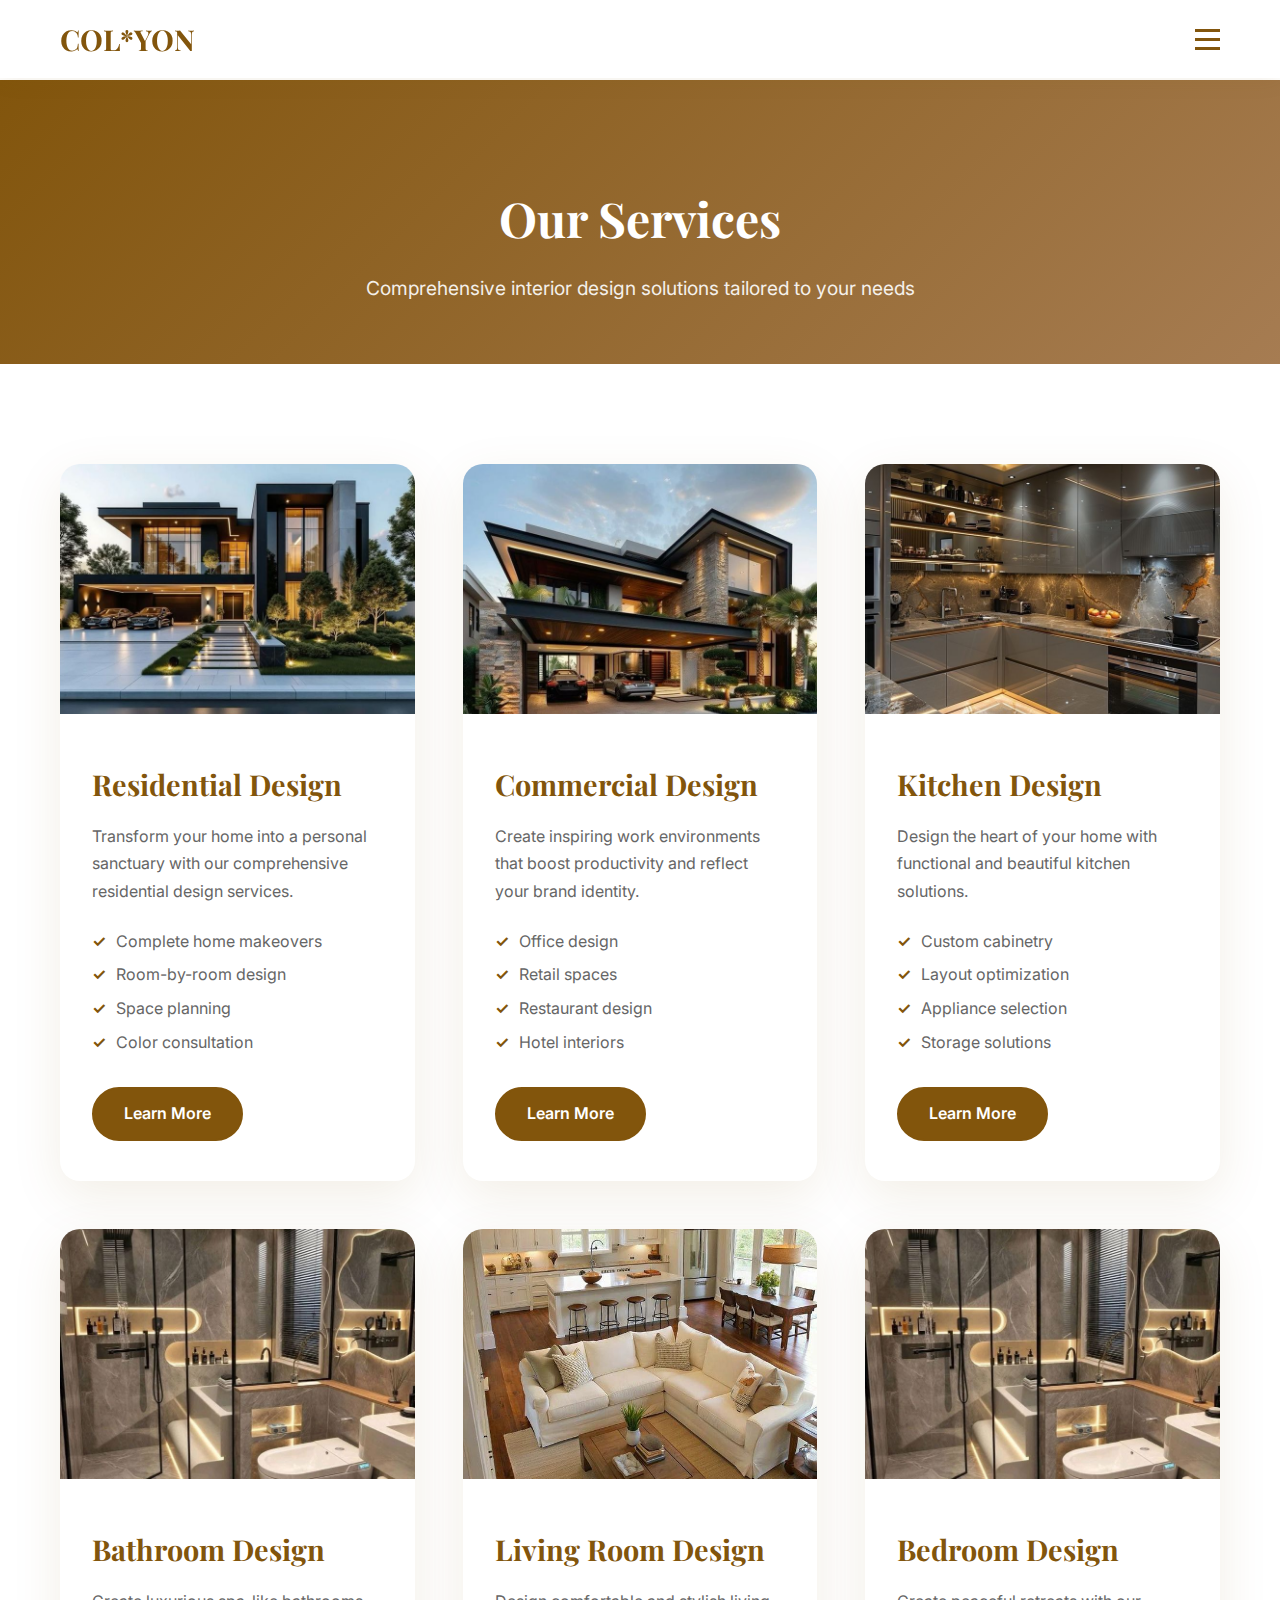
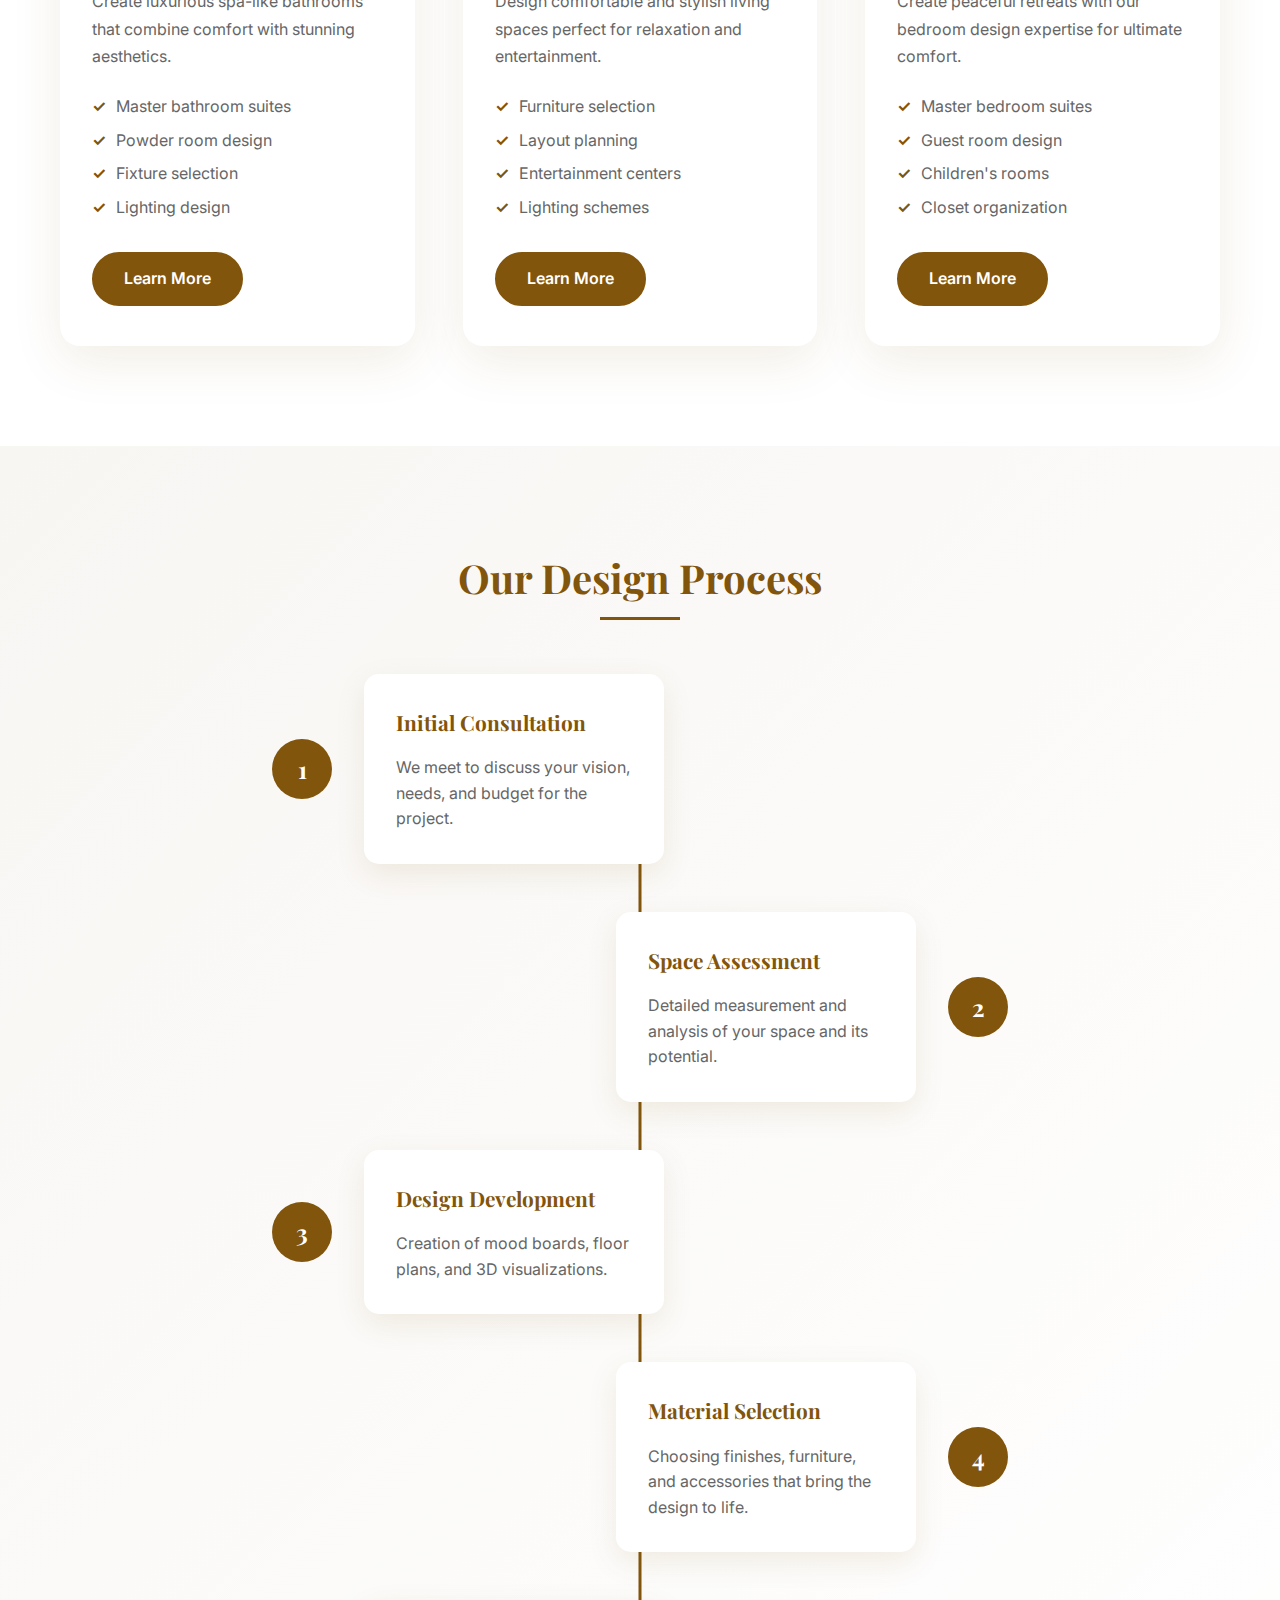
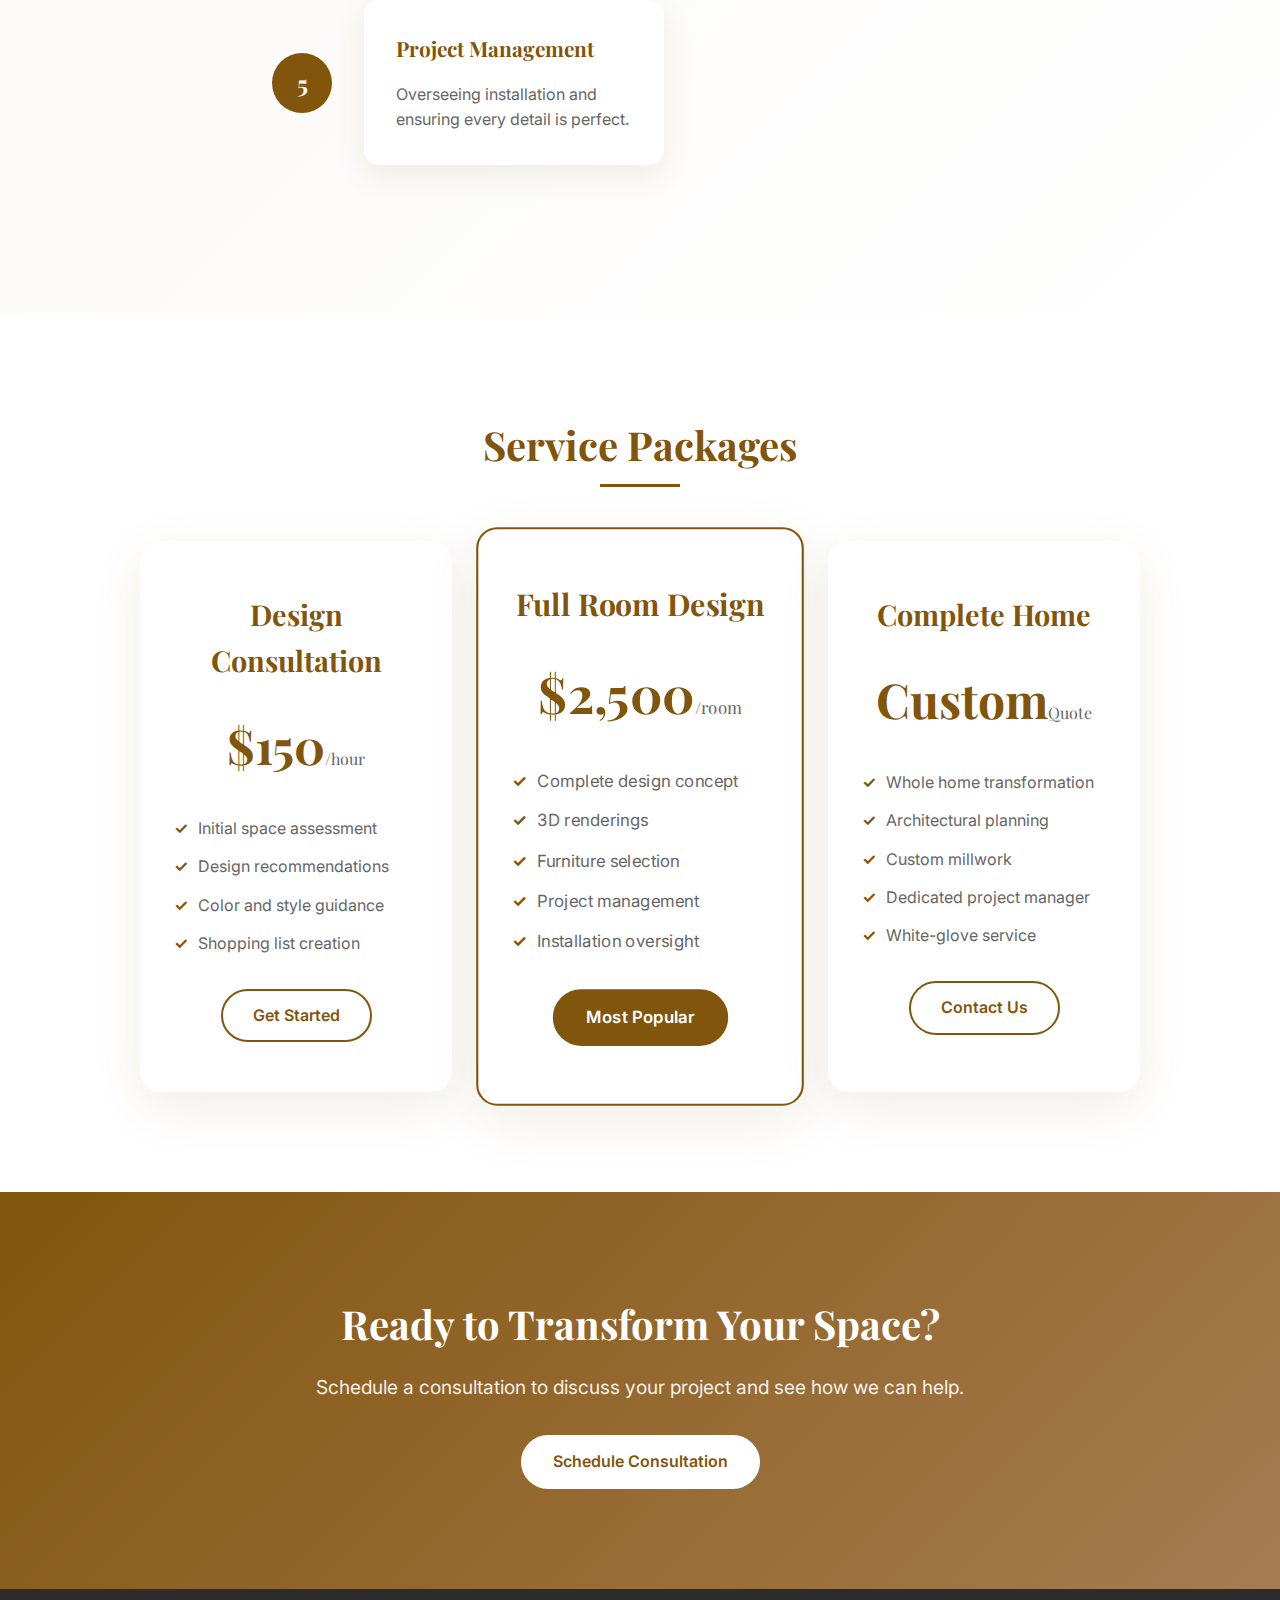
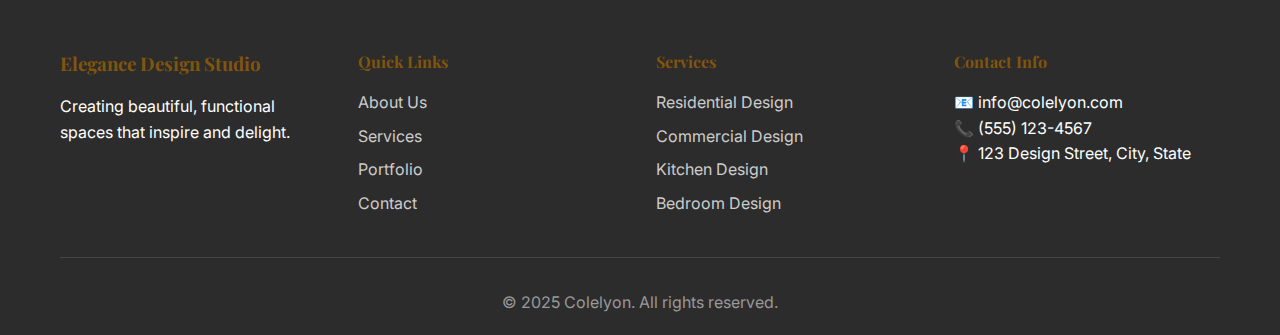
<file: pages/services.html>
<!DOCTYPE html>
<html lang="en">
<head>
    <meta charset="UTF-8">
    <meta name="viewport" content="width=device-width, initial-scale=1.0">
    <title>Services - Elegance Design Studio</title>
       <link rel="icon" type="image/x-icon" href="../images/favicon.jpg">
    <link rel="stylesheet" href="../styles/services.css">
    <link href="https://fonts.googleapis.com/css2?family=Playfair+Display:wght@400;700&family=Inter:wght@300;400;500;600&display=swap" rel="stylesheet">
</head>
<body>
    <header class="header">
        <nav class="navbar">
            <div class="nav-container">
                <div class="logo">
                    <h1>COL*YON</h1>
                </div>
                <ul class="nav-menu">
                    <li><a href="index.html">Home</a></li>
                    <li><a href="about.html">About</a></li>
                    <li><a href="services.html" class="active">Services</a></li>
                    <li><a href="portfolio.html">Portfolio</a></li>
                    <li><a href="residential.html">Residential</a></li>
                    <li><a href="commercial.html">Commercial</a></li>
                    <li><a href="kitchen.html">Kitchen</a></li>
                    <li><a href="bedroom.html">Bedroom</a></li>
                    <li><a href="living-room.html">Living Room</a></li>
                    <li><a href="bathroom.html">Bathroom</a></li>
                    <li><a href="team.html">Team</a></li>
                    <li><a href="testimonials.html">Testimonials</a></li>
                    <li><a href="blog.html">Blog</a></li>
                    <li><a href="contact.html">Contact</a></li>
                    <li><a href="faq.html">FAQ</a></li>
                </ul>
        <div class="hamburger" onclick="toggleMenu()">
                    <span></span>
                    <span></span>
                    <span></span>
                </div>
            </div>
        </nav>
    </header>
<script>
function toggleMenu() {
  // Get the navigation menu using the class selector
  const navMenu = document.querySelector('.nav-menu');
  
  // Toggle the 'active' class on the menu
  navMenu.classList.toggle('active');
  
  // Also toggle 'active' class on the hamburger icon for animation
  const hamburger = document.querySelector('.hamburger');
  hamburger.classList.toggle('active');
}
  </script>

    <main>
        <section class="page-hero">
            <div class="container">
                <h1 class="page-title">Our Services</h1>
                <p class="page-subtitle">Comprehensive interior design solutions tailored to your needs</p>
            </div>
        </section>

        <section class="services-overview">
            <div class="container">
                <div class="services-grid">
                    <div class="service-card">
                        <div class="service-image">
                            <img src="../images/download (5).jpg" alt="Residential Design" />
                        </div>
                        <div class="service-content">
                            <h3>Residential Design</h3>
                            <p>Transform your home into a personal sanctuary with our comprehensive residential design services.</p>
                            <ul>
                                <li>Complete home makeovers</li>
                                <li>Room-by-room design</li>
                                <li>Space planning</li>
                                <li>Color consultation</li>
                            </ul>
                            <a href="residential.html" class="btn btn-primary">Learn More</a>
                        </div>
                    </div>

                    <div class="service-card">
                        <div class="service-image">
                            <img src="../images/download (6).jpg" alt="Commercial Design" />
                        </div>
                        <div class="service-content">
                            <h3>Commercial Design</h3>
                            <p>Create inspiring work environments that boost productivity and reflect your brand identity.</p>
                            <ul>
                                <li>Office design</li>
                                <li>Retail spaces</li>
                                <li>Restaurant design</li>
                                <li>Hotel interiors</li>
                            </ul>
                            <a href="commercial.html" class="btn btn-primary">Learn More</a>
                        </div>
                    </div>

                    <div class="service-card">
                        <div class="service-image">
                            <img src="../images/kitchen5.jpg" alt="Kitchen Design" />
                        </div>
                        <div class="service-content">
                            <h3>Kitchen Design</h3>
                            <p>Design the heart of your home with functional and beautiful kitchen solutions.</p>
                            <ul>
                                <li>Custom cabinetry</li>
                                <li>Layout optimization</li>
                                <li>Appliance selection</li>
                                <li>Storage solutions</li>
                            </ul>
                            <a href="kitchen.html" class="btn btn-primary">Learn More</a>
                        </div>
                    </div>

                    <div class="service-card">
                        <div class="service-image">
                            <img src="../images/bathroom4.jpg" alt="Bathroom Design" />
                        </div>
                        <div class="service-content">
                            <h3>Bathroom Design</h3>
                            <p>Create luxurious spa-like bathrooms that combine comfort with stunning aesthetics.</p>
                            <ul>
                                <li>Master bathroom suites</li>
                                <li>Powder room design</li>
                                <li>Fixture selection</li>
                                <li>Lighting design</li>
                            </ul>
                            <a href="bathroom.html" class="btn btn-primary">Learn More</a>
                        </div>
                    </div>

                    <div class="service-card">
                        <div class="service-image">
                            <img src="../images/LivingRoom3.jpg" alt="Living Room Design" />
                        </div>
                        <div class="service-content">
                            <h3>Living Room Design</h3>
                            <p>Design comfortable and stylish living spaces perfect for relaxation and entertainment.</p>
                            <ul>
                                <li>Furniture selection</li>
                                <li>Layout planning</li>
                                <li>Entertainment centers</li>
                                <li>Lighting schemes</li>
                            </ul>
                            <a href="living-room.html" class="btn btn-primary">Learn More</a>
                        </div>
                    </div>

                    <div class="service-card">
                        <div class="service-image">
                            <img src="../images/bathroom4.jpg" alt="Bedroom Design" />
                        </div>
                        <div class="service-content">
                            <h3>Bedroom Design</h3>
                            <p>Create peaceful retreats with our bedroom design expertise for ultimate comfort.</p>
                            <ul>
                                <li>Master bedroom suites</li>
                                <li>Guest room design</li>
                                <li>Children's rooms</li>
                                <li>Closet organization</li>
                            </ul>
                            <a href="bedroom.html" class="btn btn-primary">Learn More</a>
                        </div>
                    </div>
                </div>
            </div>
        </section>

        <section class="process-section">
            <div class="container">
                <h2 class="section-title">Our Design Process</h2>
                <div class="process-timeline">
                    <div class="timeline-item">
                        <div class="timeline-marker">1</div>
                        <div class="timeline-content">
                            <h3>Initial Consultation</h3>
                            <p>We meet to discuss your vision, needs, and budget for the project.</p>
                        </div>
                    </div>
                    <div class="timeline-item">
                        <div class="timeline-marker">2</div>
                        <div class="timeline-content">
                            <h3>Space Assessment</h3>
                            <p>Detailed measurement and analysis of your space and its potential.</p>
                        </div>
                    </div>
                    <div class="timeline-item">
                        <div class="timeline-marker">3</div>
                        <div class="timeline-content">
                            <h3>Design Development</h3>
                            <p>Creation of mood boards, floor plans, and 3D visualizations.</p>
                        </div>
                    </div>
                    <div class="timeline-item">
                        <div class="timeline-marker">4</div>
                        <div class="timeline-content">
                            <h3>Material Selection</h3>
                            <p>Choosing finishes, furniture, and accessories that bring the design to life.</p>
                        </div>
                    </div>
                    <div class="timeline-item">
                        <div class="timeline-marker">5</div>
                        <div class="timeline-content">
                            <h3>Project Management</h3>
                            <p>Overseeing installation and ensuring every detail is perfect.</p>
                        </div>
                    </div>
                </div>
            </div>
        </section>

        <section class="pricing">
            <div class="container">
                <h2 class="section-title">Service Packages</h2>
                <div class="pricing-grid">
                    <div class="pricing-card">
                        <h3>Design Consultation</h3>
                        <div class="price">$150<span>/hour</span></div>
                        <ul>
                            <li>Initial space assessment</li>
                            <li>Design recommendations</li>
                            <li>Color and style guidance</li>
                            <li>Shopping list creation</li>
                        </ul>
                        <a href="contact.html" class="btn btn-outline">Get Started</a>
                    </div>
                    <div class="pricing-card featured">
                        <h3>Full Room Design</h3>
                        <div class="price">$2,500<span>/room</span></div>
                        <ul>
                            <li>Complete design concept</li>
                            <li>3D renderings</li>
                            <li>Furniture selection</li>
                            <li>Project management</li>
                            <li>Installation oversight</li>
                        </ul>
                        <a href="contact.html" class="btn btn-primary">Most Popular</a>
                    </div>
                    <div class="pricing-card">
                        <h3>Complete Home</h3>
                        <div class="price">Custom<span>Quote</span></div>
                        <ul>
                            <li>Whole home transformation</li>
                            <li>Architectural planning</li>
                            <li>Custom millwork</li>
                            <li>Dedicated project manager</li>
                            <li>White-glove service</li>
                        </ul>
                        <a href="contact.html" class="btn btn-outline">Contact Us</a>
                    </div>
                </div>
            </div>
        </section>

        <section class="cta">
            <div class="container">
                <div class="cta-content">
                    <h2>Ready to Transform Your Space?</h2>
                    <p>Schedule a consultation to discuss your project and see how we can help.</p>
                    <a href="contact.html" class="btn btn-primary">Schedule Consultation</a>
                </div>
            </div>
        </section>
    </main>

    <footer class="footer">
        <div class="container">
            <div class="footer-content">
                <div class="footer-section">
                    <h3>Elegance Design Studio</h3>
                    <p>Creating beautiful, functional spaces that inspire and delight.</p>
                </div>
                <div class="footer-section">
                    <h4>Quick Links</h4>
                    <ul>
                        <li><a href="about.html">About Us</a></li>
                        <li><a href="services.html">Services</a></li>
                        <li><a href="portfolio.html">Portfolio</a></li>
                        <li><a href="contact.html">Contact</a></li>
                    </ul>
                </div>
                <div class="footer-section">
                    <h4>Services</h4>
                    <ul>
                        <li><a href="residential.html">Residential Design</a></li>
                        <li><a href="commercial.html">Commercial Design</a></li>
                        <li><a href="kitchen.html">Kitchen Design</a></li>
                        <li><a href="bedroom.html">Bedroom Design</a></li>
                    </ul>
                </div>
                <div class="footer-section">
                    <h4>Contact Info</h4>
                    <p>📧 info@colelyon.com</p>
                    <p>📞 (555) 123-4567</p>
                    <p>📍 123 Design Street, City, State</p>
                </div>
            </div>
            <div class="footer-bottom">
                <p>&copy; 2025 Colelyon. All rights reserved.</p>
            </div>
        </div>
    </footer>
</body>
</html>
</file>
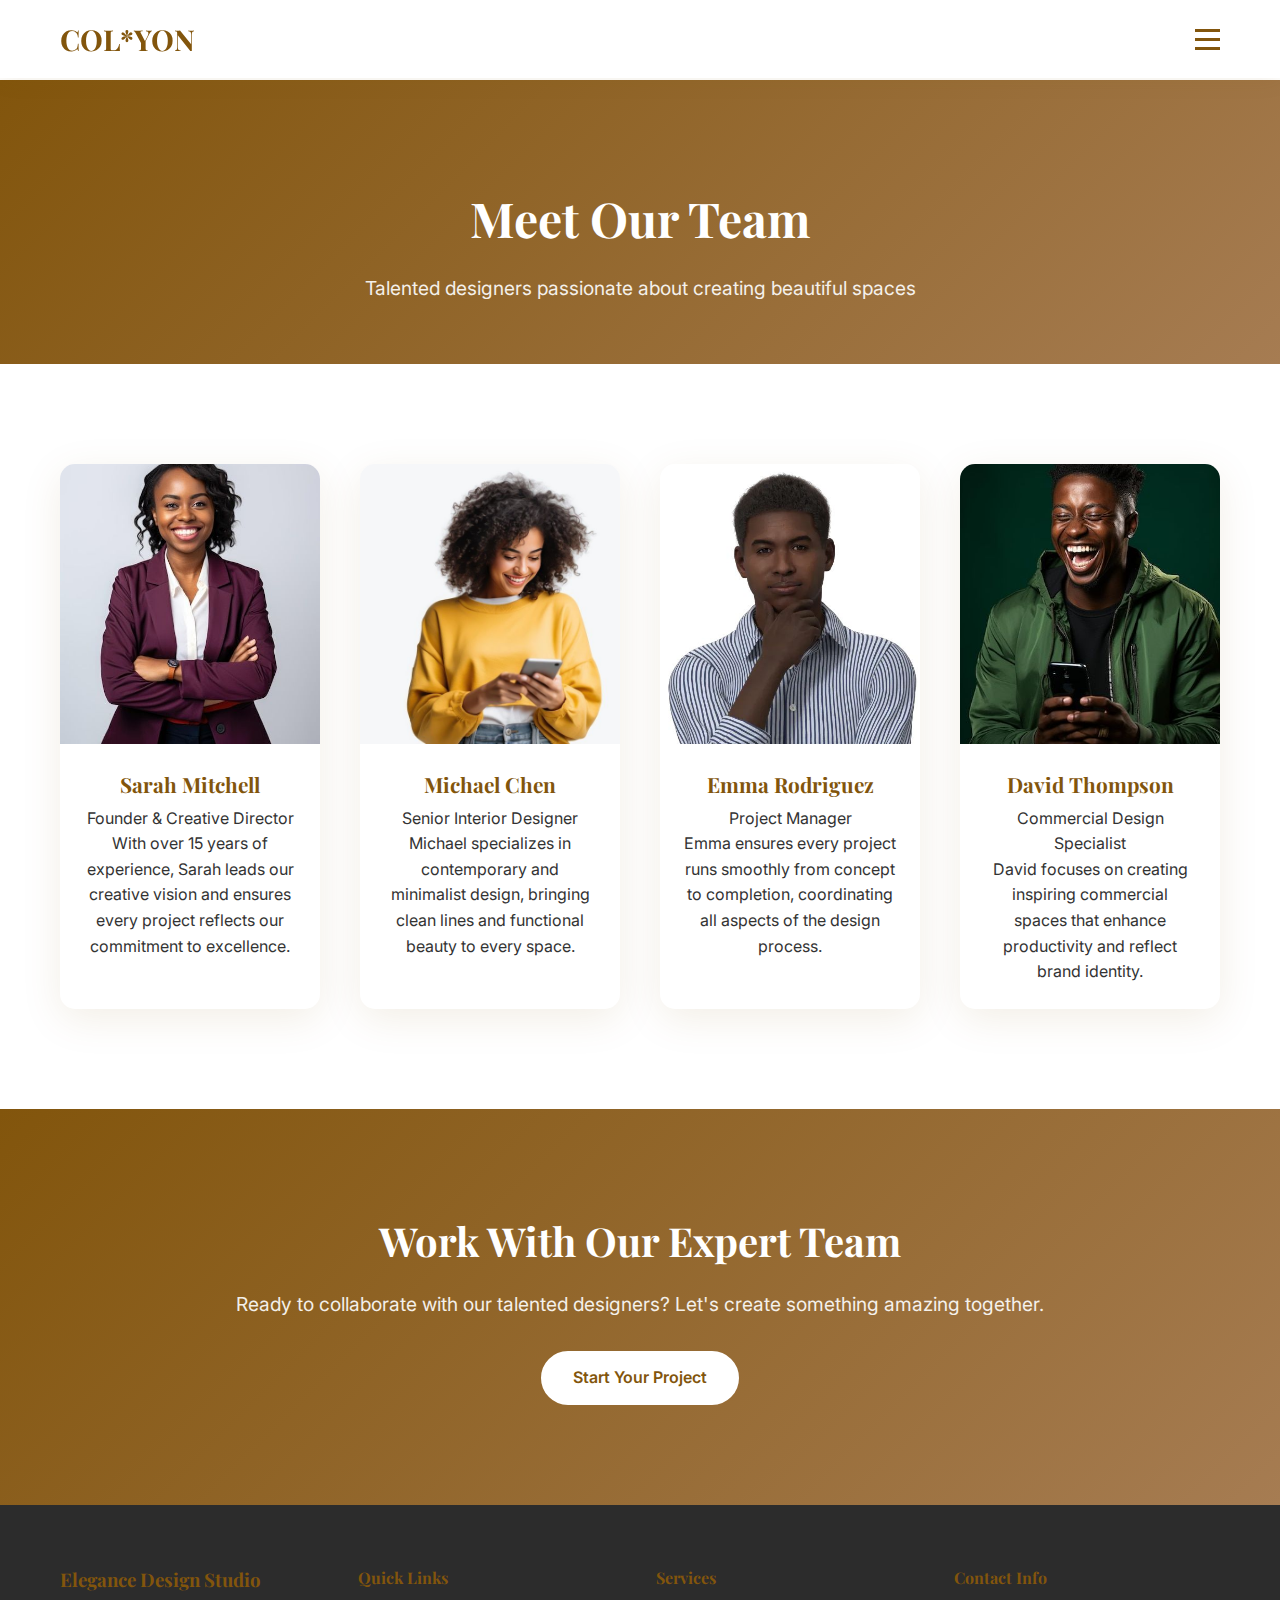
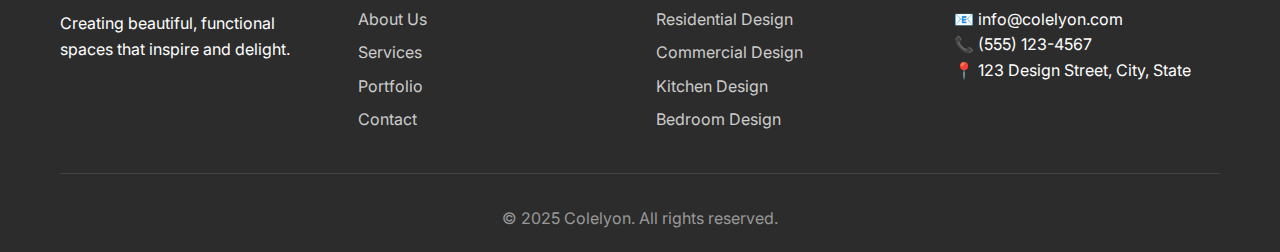
<file: pages/team.html>
<!DOCTYPE html>
<html lang="en">
<head>
    <meta charset="UTF-8">
    <meta name="viewport" content="width=device-width, initial-scale=1.0">
    <title>Our Team - Elegance Design Studio</title>
       <link rel="icon" type="image/x-icon" href="../images/favicon.jpg">
    <link rel="stylesheet" href="../styles/team.css">
    <link href="https://fonts.googleapis.com/css2?family=Playfair+Display:wght@400;700&family=Inter:wght@300;400;500;600&display=swap" rel="stylesheet">
</head>
<body>
    <header class="header">
        <nav class="navbar">
            <div class="nav-container">
                <div class="logo">
                    <h1>COL*YON</h1>
                </div>
                <ul class="nav-menu">
                    <li><a href="index.html">Home</a></li>
                    <li><a href="about.html">About</a></li>
                    <li><a href="services.html">Services</a></li>
                    <li><a href="portfolio.html">Portfolio</a></li>
                    <li><a href="residential.html">Residential</a></li>
                    <li><a href="commercial.html">Commercial</a></li>
                    <li><a href="kitchen.html">Kitchen</a></li>
                    <li><a href="bedroom.html">Bedroom</a></li>
                    <li><a href="living-room.html">Living Room</a></li>
                    <li><a href="bathroom.html">Bathroom</a></li>
                    <li><a href="team.html" class="active">Team</a></li>
                    <li><a href="testimonials.html">Testimonials</a></li>
                    <li><a href="blog.html">Blog</a></li>
                    <li><a href="contact.html">Contact</a></li>
                    <li><a href="faq.html">FAQ</a></li>
                </ul>
         <div class="hamburger" onclick="toggleMenu()">
                    <span></span>
                    <span></span>
                    <span></span>
                </div>
            </div>
        </nav>
    </header>
<script>
function toggleMenu() {
  // Get the navigation menu using the class selector
  const navMenu = document.querySelector('.nav-menu');
  
  // Toggle the 'active' class on the menu
  navMenu.classList.toggle('active');
  
  // Also toggle 'active' class on the hamburger icon for animation
  const hamburger = document.querySelector('.hamburger');
  hamburger.classList.toggle('active');
}
  </script>

    <main>
        <section class="page-hero">
            <div class="container">
                <h1 class="page-title">Meet Our Team</h1>
                <p class="page-subtitle">Talented designers passionate about creating beautiful spaces</p>
            </div>
        </section>

        <section class="team-section">
            <div class="container">
                <div class="team-grid">
                    <div class="team-member">
                        <div class="member-image">
                            <img src="../images/user4.jpg" alt="Sarah Mitchell" />
                        </div>
                        <div class="member-info">
                            <h3>Sarah Mitchell</h3>
                            <p class="role">Founder & Creative Director</p>
                            <p class="bio">With over 15 years of experience, Sarah leads our creative vision and ensures every project reflects our commitment to excellence.</p>
                        </div>
                    </div>

                    <div class="team-member">
                        <div class="member-image">
                            <img src="../images/user1.jpg" alt="Michael Chen" />
                        </div>
                        <div class="member-info">
                            <h3>Michael Chen</h3>
                            <p class="role">Senior Interior Designer</p>
                            <p class="bio">Michael specializes in contemporary and minimalist design, bringing clean lines and functional beauty to every space.</p>
                        </div>
                    </div>

                    <div class="team-member">
                        <div class="member-image">
                            <img src="../images/user5.jpg" alt="Emma Rodriguez" />
                        </div>
                        <div class="member-info">
                            <h3>Emma Rodriguez</h3>
                            <p class="role">Project Manager</p>
                            <p class="bio">Emma ensures every project runs smoothly from concept to completion, coordinating all aspects of the design process.</p>
                        </div>
                    </div>

                    <div class="team-member">
                        <div class="member-image">
                            <img src="../images/user3.jpg" alt="David Thompson" />
                        </div>
                        <div class="member-info">
                            <h3>David Thompson</h3>
                            <p class="role">Commercial Design Specialist</p>
                            <p class="bio">David focuses on creating inspiring commercial spaces that enhance productivity and reflect brand identity.</p>
                        </div>
                    </div>
                </div>
            </div>
        </section>

        <section class="cta">
            <div class="container">
                <div class="cta-content">
                    <h2>Work With Our Expert Team</h2>
                    <p>Ready to collaborate with our talented designers? Let's create something amazing together.</p>
                    <a href="contact.html" class="btn btn-primary">Start Your Project</a>
                </div>
            </div>
        </section>
    </main>

    <footer class="footer">
        <div class="container">
            <div class="footer-content">
                <div class="footer-section">
                    <h3>Elegance Design Studio</h3>
                    <p>Creating beautiful, functional spaces that inspire and delight.</p>
                </div>
                <div class="footer-section">
                    <h4>Quick Links</h4>
                    <ul>
                        <li><a href="about.html">About Us</a></li>
                        <li><a href="services.html">Services</a></li>
                        <li><a href="portfolio.html">Portfolio</a></li>
                        <li><a href="contact.html">Contact</a></li>
                    </ul>
                </div>
                <div class="footer-section">
                    <h4>Services</h4>
                    <ul>
                        <li><a href="residential.html">Residential Design</a></li>
                        <li><a href="commercial.html">Commercial Design</a></li>
                        <li><a href="kitchen.html">Kitchen Design</a></li>
                        <li><a href="bedroom.html">Bedroom Design</a></li>
                    </ul>
                </div>
                <div class="footer-section">
                    <h4>Contact Info</h4>
                    <p>📧 info@colelyon.com</p>
                    <p>📞 (555) 123-4567</p>
                    <p>📍 123 Design Street, City, State</p>
                </div>
            </div>
            <div class="footer-bottom">
                <p>&copy; 2025 Colelyon. All rights reserved.</p>
            </div>
        </div>
    </footer>
</body>
</html>
</file>
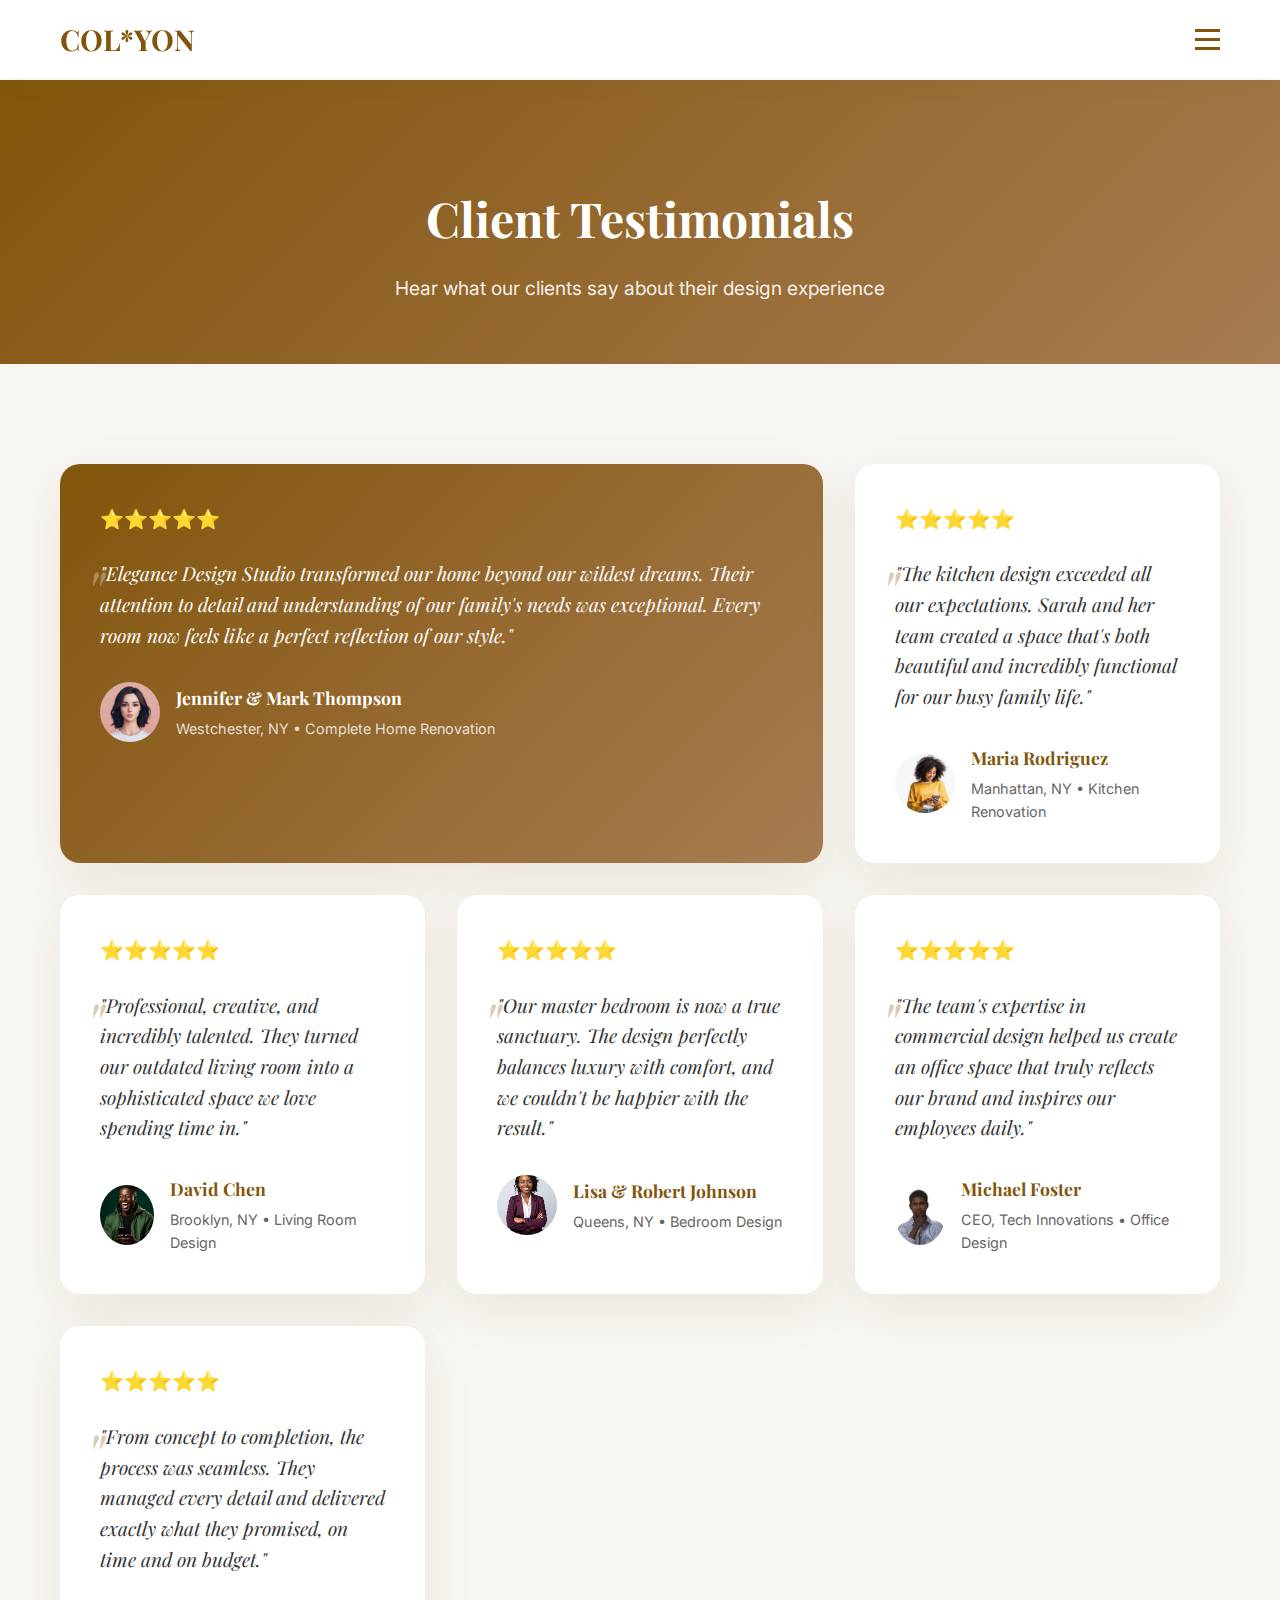
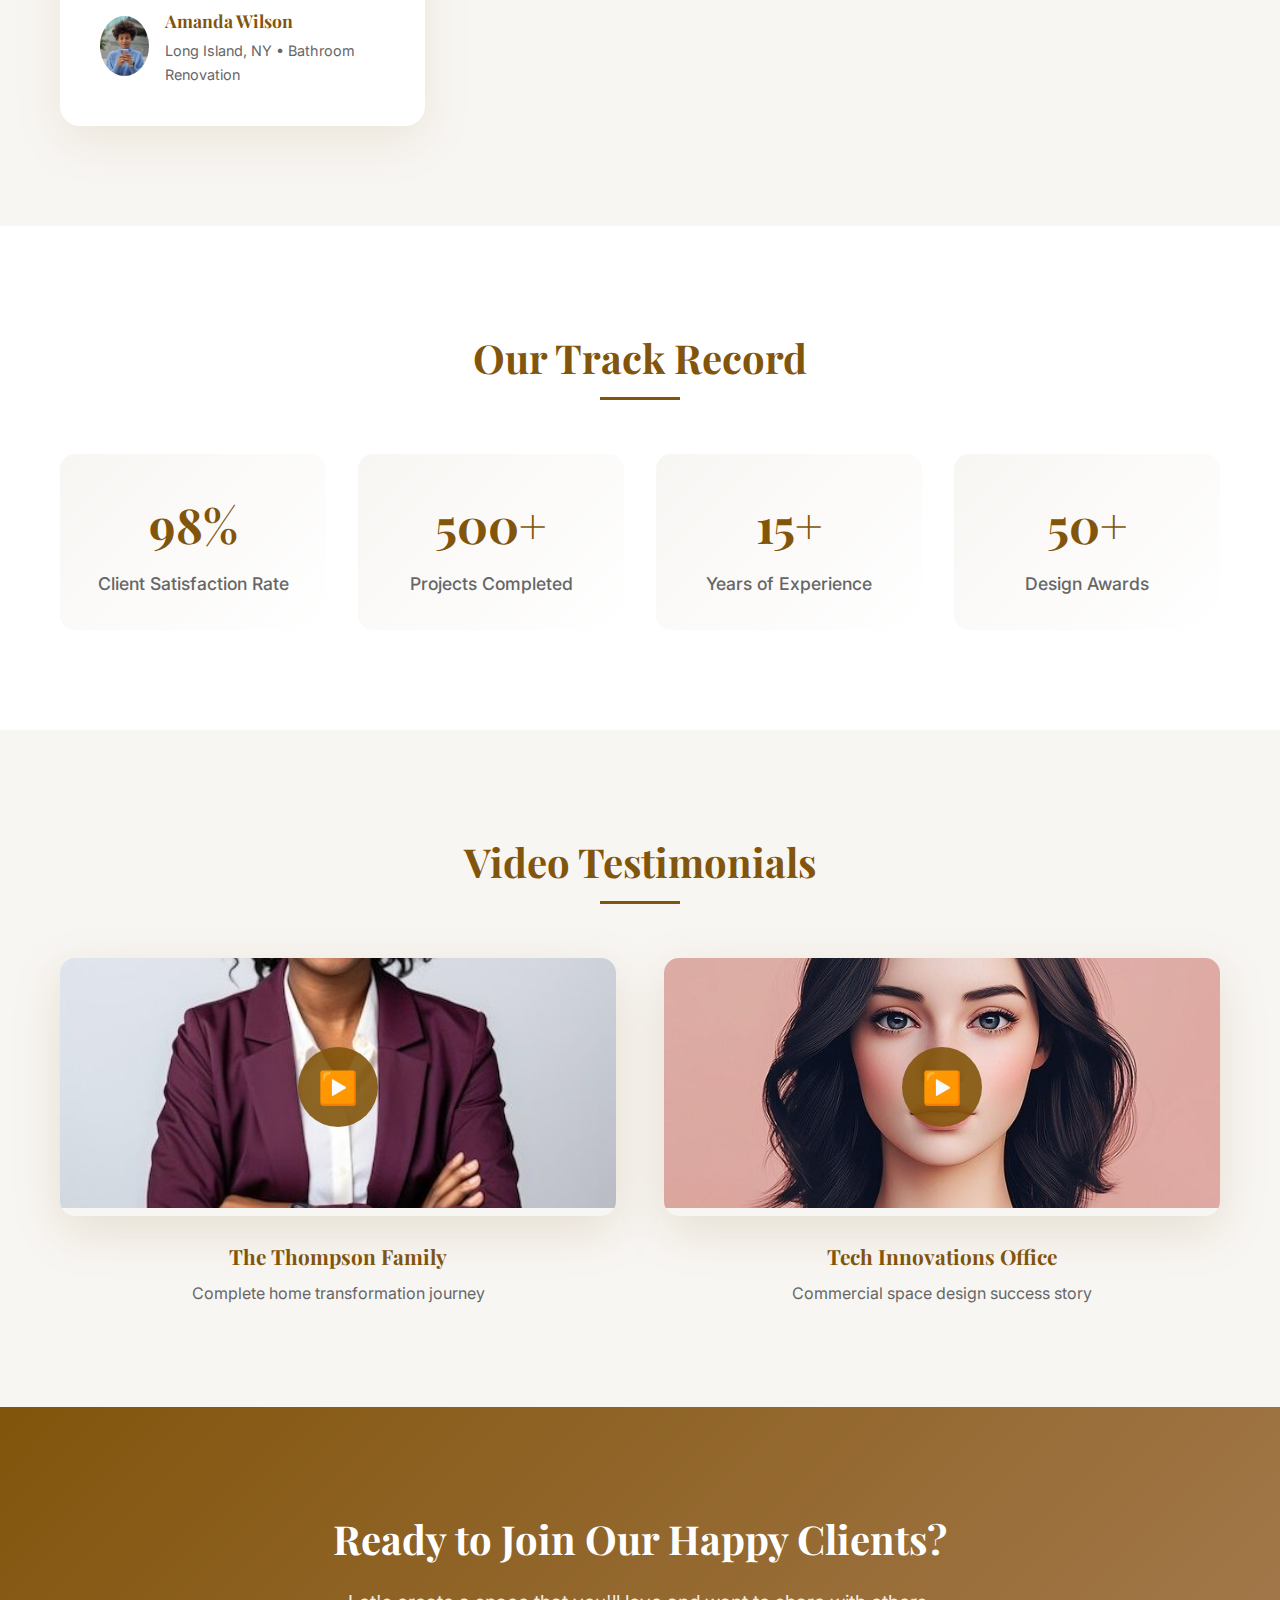
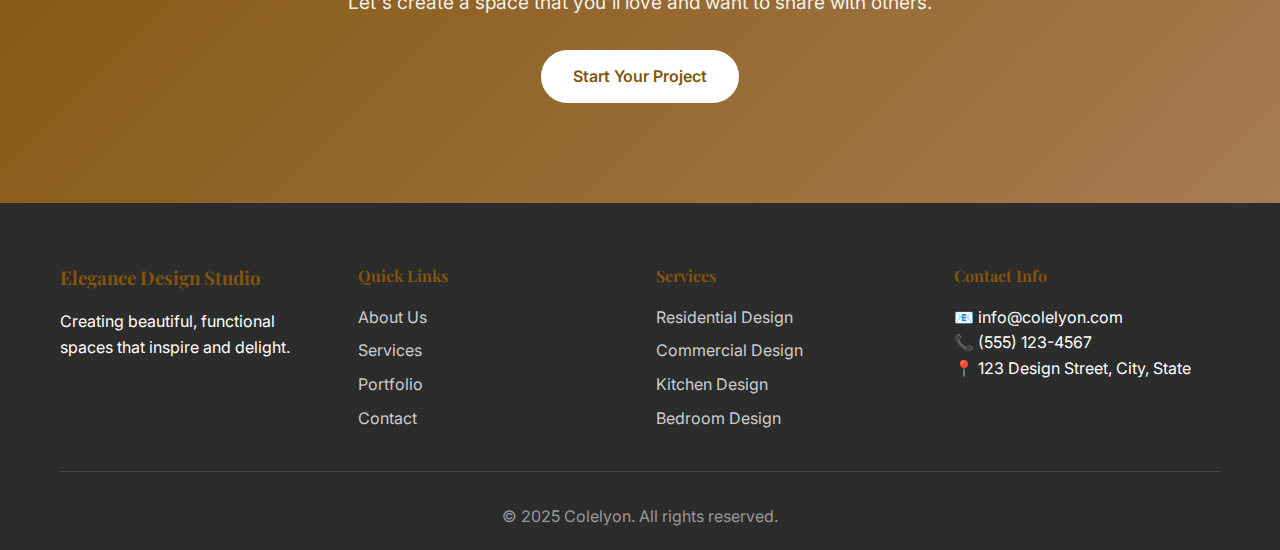
<file: pages/testimonials.html>
<!DOCTYPE html>
<html lang="en">
<head>
    <meta charset="UTF-8">
    <meta name="viewport" content="width=device-width, initial-scale=1.0">
    <title>Testimonials - Elegance Design Studio</title>
   <link rel="icon" type="image/x-icon" href="../images/favicon.jpg">
    <link rel="stylesheet" href="../styles/testimonials.css">
    <link href="https://fonts.googleapis.com/css2?family=Playfair+Display:wght@400;700&family=Inter:wght@300;400;500;600&display=swap" rel="stylesheet">
</head>
<body>
    <header class="header">
        <nav class="navbar">
            <div class="nav-container">
                <div class="logo">
                    <h1>COL*YON</h1>
                </div>
                <ul class="nav-menu">
                    <li><a href="index.html">Home</a></li>
                    <li><a href="about.html">About</a></li>
                    <li><a href="services.html">Services</a></li>
                    <li><a href="portfolio.html">Portfolio</a></li>
                    <li><a href="residential.html">Residential</a></li>
                    <li><a href="commercial.html">Commercial</a></li>
                    <li><a href="kitchen.html">Kitchen</a></li>
                    <li><a href="bedroom.html">Bedroom</a></li>
                    <li><a href="living-room.html">Living Room</a></li>
                    <li><a href="bathroom.html">Bathroom</a></li>
                    <li><a href="team.html">Team</a></li>
                    <li><a href="testimonials.html" class="active">Testimonials</a></li>
                    <li><a href="blog.html">Blog</a></li>
                    <li><a href="contact.html">Contact</a></li>
                    <li><a href="faq.html">FAQ</a></li>
                </ul>
         <div class="hamburger" onclick="toggleMenu()">
                    <span></span>
                    <span></span>
                    <span></span>
                </div>
            </div>
        </nav>
    </header>
<script>
function toggleMenu() {
  // Get the navigation menu using the class selector
  const navMenu = document.querySelector('.nav-menu');
  
  // Toggle the 'active' class on the menu
  navMenu.classList.toggle('active');
  
  // Also toggle 'active' class on the hamburger icon for animation
  const hamburger = document.querySelector('.hamburger');
  hamburger.classList.toggle('active');
}
  </script>

    <main>
        <section class="page-hero">
            <div class="container">
                <h1 class="page-title">Client Testimonials</h1>
                <p class="page-subtitle">Hear what our clients say about their design experience</p>
            </div>
        </section>

        <section class="testimonials-section">
            <div class="container">
                <div class="testimonials-grid">
                    <div class="testimonial-card featured">
                        <div class="testimonial-content">
                            <div class="stars">⭐⭐⭐⭐⭐</div>
                            <blockquote>"Elegance Design Studio transformed our home beyond our wildest dreams. Their attention to detail and understanding of our family's needs was exceptional. Every room now feels like a perfect reflection of our style."</blockquote>
                            <div class="client-info">
                                <img src="../images/user6.jpg" alt="Jennifer Thompson" />
                                <div class="client-details">
                                    <h4>Jennifer & Mark Thompson</h4>
                                    <p>Westchester, NY • Complete Home Renovation</p>
                                </div>
                            </div>
                        </div>
                    </div>

                    <div class="testimonial-card">
                        <div class="testimonial-content">
                            <div class="stars">⭐⭐⭐⭐⭐</div>
                            <blockquote>"The kitchen design exceeded all our expectations. Sarah and her team created a space that's both beautiful and incredibly functional for our busy family life."</blockquote>
                            <div class="client-info">
                                <img src="../images/user1.jpg" alt="Maria Rodriguez" />
                                <div class="client-details">
                                    <h4>Maria Rodriguez</h4>
                                    <p>Manhattan, NY • Kitchen Renovation</p>
                                </div>
                            </div>
                        </div>
                    </div>

                    <div class="testimonial-card">
                        <div class="testimonial-content">
                            <div class="stars">⭐⭐⭐⭐⭐</div>
                            <blockquote>"Professional, creative, and incredibly talented. They turned our outdated living room into a sophisticated space we love spending time in."</blockquote>
                            <div class="client-info">
                                <img src="../images/user3.jpg" alt="David Chen" />
                                <div class="client-details">
                                    <h4>David Chen</h4>
                                    <p>Brooklyn, NY • Living Room Design</p>
                                </div>
                            </div>
                        </div>
                    </div>

                    <div class="testimonial-card">
                        <div class="testimonial-content">
                            <div class="stars">⭐⭐⭐⭐⭐</div>
                            <blockquote>"Our master bedroom is now a true sanctuary. The design perfectly balances luxury with comfort, and we couldn't be happier with the result."</blockquote>
                            <div class="client-info">
                                <img src="../images/user4.jpg" alt="Lisa Johnson" />
                                <div class="client-details">
                                    <h4>Lisa & Robert Johnson</h4>
                                    <p>Queens, NY • Bedroom Design</p>
                                </div>
                            </div>
                        </div>
                    </div>

                    <div class="testimonial-card">
                        <div class="testimonial-content">
                            <div class="stars">⭐⭐⭐⭐⭐</div>
                            <blockquote>"The team's expertise in commercial design helped us create an office space that truly reflects our brand and inspires our employees daily."</blockquote>
                            <div class="client-info">
                                <img src="../images/user5.jpg" alt="Michael Foster" />
                                <div class="client-details">
                                    <h4>Michael Foster</h4>
                                    <p>CEO, Tech Innovations • Office Design</p>
                                </div>
                            </div>
                        </div>
                    </div>

                    <div class="testimonial-card">
                        <div class="testimonial-content">
                            <div class="stars">⭐⭐⭐⭐⭐</div>
                            <blockquote>"From concept to completion, the process was seamless. They managed every detail and delivered exactly what they promised, on time and on budget."</blockquote>
                            <div class="client-info">
                                <img src="../images/user2.jpg" alt="Amanda Wilson" />
                                <div class="client-details">
                                    <h4>Amanda Wilson</h4>
                                    <p>Long Island, NY • Bathroom Renovation</p>
                                </div>
                            </div>
                        </div>
                    </div>
                </div>
            </div>
        </section>

        <section class="stats-section">
            <div class="container">
                <h2 class="section-title">Our Track Record</h2>
                <div class="stats-grid">
                    <div class="stat-item">
                        <h3>98%</h3>
                        <p>Client Satisfaction Rate</p>
                    </div>
                    <div class="stat-item">
                        <h3>500+</h3>
                        <p>Projects Completed</p>
                    </div>
                    <div class="stat-item">
                        <h3>15+</h3>
                        <p>Years of Experience</p>
                    </div>
                    <div class="stat-item">
                        <h3>50+</h3>
                        <p>Design Awards</p>
                    </div>
                </div>
            </div>
        </section>

        <section class="video-testimonial">
            <div class="container">
                <h2 class="section-title">Video Testimonials</h2>
                <div class="video-grid">
                    <div class="video-item">
                        <div class="video-placeholder">
                            <img src="../images/user4.jpg" alt="Video Testimonial" />
                            <div class="play-button">▶️</div>
                        </div>
                        <h3>The Thompson Family</h3>
                        <p>Complete home transformation journey</p>
                    </div>
                    <div class="video-item">
                        <div class="video-placeholder">
                            <img src="../images/user6.jpg" alt="Video Testimonial" />
                            <div class="play-button">▶️</div>
                        </div>
                        <h3>Tech Innovations Office</h3>
                        <p>Commercial space design success story</p>
                    </div>
                </div>
            </div>
        </section>

        <section class="cta">
            <div class="container">
                <div class="cta-content">
                    <h2>Ready to Join Our Happy Clients?</h2>
                    <p>Let's create a space that you'll love and want to share with others.</p>
                    <a href="contact.html" class="btn btn-primary">Start Your Project</a>
                </div>
            </div>
        </section>
    </main>

    <footer class="footer">
        <div class="container">
            <div class="footer-content">
                <div class="footer-section">
                    <h3>Elegance Design Studio</h3>
                    <p>Creating beautiful, functional spaces that inspire and delight.</p>
                </div>
                <div class="footer-section">
                    <h4>Quick Links</h4>
                    <ul>
                        <li><a href="about.html">About Us</a></li>
                        <li><a href="services.html">Services</a></li>
                        <li><a href="portfolio.html">Portfolio</a></li>
                        <li><a href="contact.html">Contact</a></li>
                    </ul>
                </div>
                <div class="footer-section">
                    <h4>Services</h4>
                    <ul>
                        <li><a href="residential.html">Residential Design</a></li>
                        <li><a href="commercial.html">Commercial Design</a></li>
                        <li><a href="kitchen.html">Kitchen Design</a></li>
                        <li><a href="bedroom.html">Bedroom Design</a></li>
                    </ul>
                </div>
                <div class="footer-section">
                    <h4>Contact Info</h4>
                    <p>📧 info@colelyon.com</p>
                    <p>📞 (555) 123-4567</p>
                    <p>📍 123 Design Street, City, State</p>
                </div>
            </div>
            <div class="footer-bottom">
                <p>&copy; 2025 Colelyon. All rights reserved.</p>
            </div>
        </div>
    </footer>
</body>
</html>
</file>
<file: styles/index.css>
/* Reset and Base Styles */
    * {
      margin: 0;
      padding: 0;
      box-sizing: border-box;
    }

    body {
      font-family: 'Inter', sans-serif;
      line-height: 1.6;
      color: #333;
      overflow-x: hidden;
    }

    .container {
      max-width: 1200px;
      margin: 0 auto;
      padding: 0 20px;
    }

    /* Header Styles */
    .header {
      background: rgba(255, 255, 255, 0.95);
      backdrop-filter: blur(10px);
      position: fixed;
      top: 0;
      width: 100%;
      z-index: 1000;
      box-shadow: 0 2px 20px rgba(130, 85, 12, 0.1);
    }

    .navbar {
      padding: 1rem 0;
    }

    .nav-container {
      max-width: 1200px;
      margin: 0 auto;
      padding: 0 20px;
      display: flex;
      justify-content: space-between;
      align-items: center;
    }

    .logo h1 {
      font-family: 'Playfair Display', serif;
      color: #82550c;
      font-size: 1.8rem;
      font-weight: 700;
    }

    .nav-menu {
      display: none;
      position: absolute;
      top: 60px;
      left: 0;
      right: 0;
      background: rgba(255, 255, 255, 0.95);
      backdrop-filter: blur(10px);
      list-style: none;
      padding: 1rem;
      box-shadow: 0 2px 20px rgba(130, 85, 12, 0.1);
    }

    .nav-menu.active {
      display: block;
    }

    .nav-menu li {
      margin: 0.5rem 0;
    }

    .nav-menu a {
      text-decoration: none;
      color: #333;
      font-weight: 500;
      transition: all 0.3s ease;
      position: relative;
      display: block;
    }

    .nav-menu a:hover,
    .nav-menu a.active {
      color: #82550c;
    }

    .nav-menu a::after {
      content: '';
      position: absolute;
      bottom: -5px;
      left: 0;
      width: 0;
      height: 2px;
      background: #82550c;
      transition: width 0.3s ease;
    }

    .nav-menu a:hover::after,
    .nav-menu a.active::after {
      width: 100%;
    }

    .hamburger {
      display: flex;
      flex-direction: column;
      cursor: pointer;
    }

    .hamburger span {
      width: 25px;
      height: 3px;
      background: #82550c;
      margin: 3px 0;
      transition: 0.3s;
    }

/* Hero Section */
.hero {
    margin-top: 80px;
    padding: 80px 20px;
    display: grid;
    grid-template-columns: 1fr 1fr;
    gap: 4rem;
    align-items: center;
    max-width: 1200px;
    margin-left: auto;
    margin-right: auto;
    min-height: 70vh;
}

.hero-content {
    animation: slideInLeft 1s ease-out;
}

.hero-title {
    font-family: 'Playfair Display', serif;
    font-size: 3.5rem;
    font-weight: 700;
    color: #82550c;
    margin-bottom: 1.5rem;
    line-height: 1.2;
}

.hero-subtitle {
    font-size: 1.2rem;
    color: #666;
    margin-bottom: 2rem;
    line-height: 1.6;
}

.hero-buttons {
    display: flex;
    gap: 1rem;
}

.btn {
    padding: 12px 30px;
    text-decoration: none;
    border-radius: 50px;
    font-weight: 600;
    transition: all 0.3s ease;
    display: inline-block;
    text-align: center;
    border: 2px solid transparent;
}

.btn-primary {
    background: #82550c;
    color: white;
    border-color: #82550c;
}

.btn-primary:hover {
    background: transparent;
    color: #82550c;
    transform: translateY(-2px);
    box-shadow: 0 10px 30px rgba(130, 85, 12, 0.3);
}

.btn-secondary {
    background: transparent;
    color: #82550c;
    border-color: #82550c;
}

.btn-secondary:hover {
    background: #82550c;
    color: white;
    transform: translateY(-2px);
    box-shadow: 0 10px 30px rgba(130, 85, 12, 0.3);
}

.btn-outline {
    background: rgba(255, 255, 255, 0.9);
    color: #82550c;
    border-color: rgba(255, 255, 255, 0.9);
    backdrop-filter: blur(10px);
}

.btn-outline:hover {
    background: #82550c;
    color: white;
    border-color: #82550c;
}

.hero-image {
    animation: slideInRight 1s ease-out;
}

.hero-image img {
    width: 100%;
    height: auto;
    border-radius: 20px;
    box-shadow: 0 20px 60px rgba(130, 85, 12, 0.2);
}

/* Features Section */
.features {
    padding: 100px 20px;
    background: linear-gradient(135deg, #f8f6f3 0%, #fff 100%);
}

.section-title {
    font-family: 'Playfair Display', serif;
    font-size: 2.5rem;
    text-align: center;
    color: #82550c;
    margin-bottom: 3rem;
    position: relative;
}

.section-title::after {
    content: '';
    position: absolute;
    bottom: -10px;
    left: 50%;
    transform: translateX(-50%);
    width: 80px;
    height: 3px;
    background: #82550c;
}

.features-grid {
    display: grid;
    grid-template-columns: repeat(auto-fit, minmax(250px, 1fr));
    gap: 2rem;
    margin-top: 4rem;
}

.feature-card {
    background: white;
    padding: 2.5rem 2rem;
    border-radius: 15px;
    text-align: center;
    box-shadow: 0 10px 40px rgba(130, 85, 12, 0.1);
    transition: all 0.3s ease;
    position: relative;
    overflow: hidden;
}

.feature-card::before {
    content: '';
    position: absolute;
    top: 0;
    left: -100%;
    width: 100%;
    height: 100%;
    background: linear-gradient(90deg, transparent, rgba(130, 85, 12, 0.1), transparent);
    transition: left 0.5s ease;
}

.feature-card:hover::before {
    left: 100%;
}

.feature-card:hover {
    transform: translateY(-10px);
    box-shadow: 0 20px 60px rgba(130, 85, 12, 0.2);
}

.feature-icon {
    font-size: 3rem;
    margin-bottom: 1rem;
}

.feature-card h3 {
    font-family: 'Playfair Display', serif;
    font-size: 1.5rem;
    color: #82550c;
    margin-bottom: 1rem;
}

.feature-card p {
    color: #666;
    line-height: 1.6;
}

/* Showcase Section */
.showcase {
    padding: 100px 20px;
}

.showcase-grid {
    display: grid;
    grid-template-columns: repeat(auto-fit, minmax(350px, 1fr));
    gap: 2rem;
    margin-top: 4rem;
}

.showcase-item {
    position: relative;
    border-radius: 15px;
    overflow: hidden;
    box-shadow: 0 15px 50px rgba(130, 85, 12, 0.15);
    transition: all 0.3s ease;
}

.showcase-item:hover {
    transform: translateY(-10px);
    box-shadow: 0 25px 70px rgba(130, 85, 12, 0.25);
}

.showcase-item img {
    width: 100%;
    height: 300px;
    object-fit: cover;
    transition: transform 0.3s ease;
}

.showcase-item:hover img {
    transform: scale(1.1);
}

.showcase-overlay {
    position: absolute;
    bottom: 0;
    left: 0;
    right: 0;
    background: linear-gradient(transparent, rgba(130, 85, 12, 0.9));
    color: white;
    padding: 2rem;
    transform: translateY(100%);
    transition: transform 0.3s ease;
}

.showcase-item:hover .showcase-overlay {
    transform: translateY(0);
}

.showcase-overlay h3 {
    font-family: 'Playfair Display', serif;
    font-size: 1.5rem;
    margin-bottom: 0.5rem;
}

.showcase-overlay p {
    margin-bottom: 1rem;
    opacity: 0.9;
}

/* CTA Section */
.cta {
    padding: 100px 20px;
    background: linear-gradient(135deg, #82550c 0%, #a67c52 100%);
    color: white;
    text-align: center;
}

.cta-content h2 {
    font-family: 'Playfair Display', serif;
    font-size: 2.5rem;
    margin-bottom: 1rem;
}

.cta-content p {
    font-size: 1.2rem;
    margin-bottom: 2rem;
    opacity: 0.9;
}

.cta .btn-primary {
    background: white;
    color: #82550c;
    border-color: white;
}

.cta .btn-primary:hover {
    background: transparent;
    color: white;
    border-color: white;
}

/* Footer */
.footer {
    background: #2c2c2c;
    color: white;
    padding: 60px 20px 20px;
}

.footer-content {
    display: grid;
    grid-template-columns: repeat(auto-fit, minmax(250px, 1fr));
    gap: 2rem;
    margin-bottom: 2rem;
}

.footer-section h3,
.footer-section h4 {
    font-family: 'Playfair Display', serif;
    color: #82550c;
    margin-bottom: 1rem;
}

.footer-section ul {
    list-style: none;
}

.footer-section ul li {
    margin-bottom: 0.5rem;
}

.footer-section a {
    color: #ccc;
    text-decoration: none;
    transition: color 0.3s ease;
}

.footer-section a:hover {
    color: #82550c;
}

.footer-bottom {
    text-align: center;
    padding-top: 2rem;
    border-top: 1px solid #444;
    color: #999;
}

/* Animations */
@keyframes slideInLeft {
    from {
        opacity: 0;
        transform: translateX(-50px);
    }
    to {
        opacity: 1;
        transform: translateX(0);
    }
}

@keyframes slideInRight {
    from {
        opacity: 0;
        transform: translateX(50px);
    }
    to {
        opacity: 1;
        transform: translateX(0);
    }
}

@keyframes fadeInUp {
    from {
        opacity: 0;
        transform: translateY(30px);
    }
    to {
        opacity: 1;
        transform: translateY(0);
    }
}

/* Responsive Design */
@media (max-width: 768px) {
    .nav-menu {
        display: none;
    }
    
    .hamburger {
        display: flex;
    }
    
    .hero {
        grid-template-columns: 1fr;
        text-align: center;
        gap: 2rem;
    }
    
    .hero-title {
        font-size: 2.5rem;
    }
    
    .hero-buttons {
        justify-content: center;
        flex-wrap: wrap;
    }
    
    .features-grid {
        grid-template-columns: 1fr;
    }
    
    .showcase-grid {
        grid-template-columns: 1fr;
    }
    
    .section-title {
        font-size: 2rem;
    }
}

@media (max-width: 480px) {
    .hero-title {
        font-size: 2rem;
    }
    
    .hero-subtitle {
        font-size: 1rem;
    }
    
    .btn {
        padding: 10px 20px;
        font-size: 0.9rem;
    }
}
</file>
<file: styles/about.css>
/* Reset and Base Styles */
    * {
      margin: 0;
      padding: 0;
      box-sizing: border-box;
    }

    body {
      font-family: 'Inter', sans-serif;
      line-height: 1.6;
      color: #333;
      overflow-x: hidden;
    }

    .container {
      max-width: 1200px;
      margin: 0 auto;
      padding: 0 20px;
    }

    /* Header Styles */
    .header {
      background: rgba(255, 255, 255, 0.95);
      backdrop-filter: blur(10px);
      position: fixed;
      top: 0;
      width: 100%;
      z-index: 1000;
      box-shadow: 0 2px 20px rgba(130, 85, 12, 0.1);
    }

    .navbar {
      padding: 1rem 0;
    }

    .nav-container {
      max-width: 1200px;
      margin: 0 auto;
      padding: 0 20px;
      display: flex;
      justify-content: space-between;
      align-items: center;
    }

    .logo h1 {
      font-family: 'Playfair Display', serif;
      color: #82550c;
      font-size: 1.8rem;
      font-weight: 700;
    }

    .nav-menu {
      display: none;
      position: absolute;
      top: 60px;
      left: 0;
      right: 0;
      background: rgba(255, 255, 255, 0.95);
      backdrop-filter: blur(10px);
      list-style: none;
      padding: 1rem;
      box-shadow: 0 2px 20px rgba(130, 85, 12, 0.1);
    }

    .nav-menu.active {
      display: block;
    }

    .nav-menu li {
      margin: 0.5rem 0;
    }

    .nav-menu a {
      text-decoration: none;
      color: #333;
      font-weight: 500;
      transition: all 0.3s ease;
      position: relative;
      display: block;
    }

    .nav-menu a:hover,
    .nav-menu a.active {
      color: #82550c;
    }

    .nav-menu a::after {
      content: '';
      position: absolute;
      bottom: -5px;
      left: 0;
      width: 0;
      height: 2px;
      background: #82550c;
      transition: width 0.3s ease;
    }

    .nav-menu a:hover::after,
    .nav-menu a.active::after {
      width: 100%;
    }

    .hamburger {
      display: flex;
      flex-direction: column;
      cursor: pointer;
    }

    .hamburger span {
      width: 25px;
      height: 3px;
      background: #82550c;
      margin: 3px 0;
      transition: 0.3s;
    }

/* Page Hero */
.page-hero {
    margin-top: 80px;
    padding: 100px 20px 60px;
    background: linear-gradient(135deg, #82550c 0%, #a67c52 100%);
    color: white;
    text-align: center;
}

.page-title {
    font-family: 'Playfair Display', serif;
    font-size: 3rem;
    margin-bottom: 1rem;
    animation: fadeInUp 1s ease-out;
}

.page-subtitle {
    font-size: 1.2rem;
    opacity: 0.9;
    animation: fadeInUp 1s ease-out 0.2s both;
}

/* About Intro */
.about-intro {
    padding: 100px 20px;
}

.intro-grid {
    display: grid;
    grid-template-columns: 1fr 1fr;
    gap: 4rem;
    align-items: center;
}

.intro-content h2 {
    font-family: 'Playfair Display', serif;
    font-size: 2.5rem;
    color: #82550c;
    margin-bottom: 2rem;
}

.intro-content p {
    font-size: 1.1rem;
    color: #666;
    margin-bottom: 1.5rem;
    line-height: 1.8;
}

.stats {
    display: grid;
    grid-template-columns: repeat(3, 1fr);
    gap: 2rem;
    margin-top: 3rem;
}

.stat {
    text-align: center;
    padding: 1.5rem;
    background: linear-gradient(135deg, #f8f6f3 0%, #fff 100%);
    border-radius: 15px;
    transition: transform 0.3s ease;
}

.stat:hover {
    transform: translateY(-5px);
}

.stat h3 {
    font-family: 'Playfair Display', serif;
    font-size: 2.5rem;
    color: #82550c;
    margin-bottom: 0.5rem;
}

.stat p {
    color: #666;
    font-weight: 500;
}

.intro-image img {
    width: 100%;
    height: auto;
    border-radius: 20px;
    box-shadow: 0 20px 60px rgba(130, 85, 12, 0.2);
}

/* Mission Vision */
.mission-vision {
    padding: 100px 20px;
    background: linear-gradient(135deg, #f8f6f3 0%, #fff 100%);
}

.mv-grid {
    display: grid;
    grid-template-columns: repeat(auto-fit, minmax(300px, 1fr));
    gap: 2rem;
}

.mv-card {
    background: white;
    padding: 3rem 2rem;
    border-radius: 20px;
    text-align: center;
    box-shadow: 0 15px 50px rgba(130, 85, 12, 0.1);
    transition: all 0.3s ease;
    position: relative;
    overflow: hidden;
}

.mv-card::before {
    content: '';
    position: absolute;
    top: 0;
    left: -100%;
    width: 100%;
    height: 100%;
    background: linear-gradient(90deg, transparent, rgba(130, 85, 12, 0.05), transparent);
    transition: left 0.5s ease;
}

.mv-card:hover::before {
    left: 100%;
}

.mv-card:hover {
    transform: translateY(-10px);
    box-shadow: 0 25px 70px rgba(130, 85, 12, 0.2);
}

.mv-icon {
    font-size: 3rem;
    margin-bottom: 1.5rem;
}

.mv-card h3 {
    font-family: 'Playfair Display', serif;
    font-size: 1.8rem;
    color: #82550c;
    margin-bottom: 1.5rem;
}

.mv-card p {
    color: #666;
    line-height: 1.8;
}

/* Process Section */
.process {
    padding: 100px 20px;
}

.section-title {
    font-family: 'Playfair Display', serif;
    font-size: 2.5rem;
    text-align: center;
    color: #82550c;
    margin-bottom: 4rem;
    position: relative;
}

.section-title::after {
    content: '';
    position: absolute;
    bottom: -10px;
    left: 50%;
    transform: translateX(-50%);
    width: 80px;
    height: 3px;
    background: #82550c;
}

.process-steps {
    display: grid;
    grid-template-columns: repeat(auto-fit, minmax(200px, 1fr));
    gap: 2rem;
}

.step {
    text-align: center;
    padding: 2rem 1rem;
    position: relative;
}

.step-number {
    font-family: 'Playfair Display', serif;
    font-size: 3rem;
    font-weight: 700;
    color: #82550c;
    margin-bottom: 1rem;
    opacity: 0.3;
    transition: all 0.3s ease;
}

.step:hover .step-number {
    opacity: 1;
    transform: scale(1.1);
}

.step h3 {
    font-family: 'Playfair Display', serif;
    font-size: 1.5rem;
    color: #82550c;
    margin-bottom: 1rem;
}

.step p {
    color: #666;
    line-height: 1.6;
}

/* Awards Section */
.awards {
    padding: 100px 20px;
    background: linear-gradient(135deg, #f8f6f3 0%, #fff 100%);
}

.awards-grid {
    display: grid;
    grid-template-columns: repeat(auto-fit, minmax(250px, 1fr));
    gap: 2rem;
}

.award-item {
    background: white;
    padding: 2.5rem 2rem;
    border-radius: 15px;
    text-align: center;
    box-shadow: 0 10px 40px rgba(130, 85, 12, 0.1);
    transition: all 0.3s ease;
}

.award-item:hover {
    transform: translateY(-10px);
    box-shadow: 0 20px 60px rgba(130, 85, 12, 0.2);
}

.award-icon {
    font-size: 3rem;
    margin-bottom: 1rem;
}

.award-item h3 {
    font-family: 'Playfair Display', serif;
    font-size: 1.3rem;
    color: #82550c;
    margin-bottom: 0.5rem;
}

.award-item p {
    color: #666;
    font-style: italic;
}

/* CTA Section */
.cta {
    padding: 100px 20px;
    background: linear-gradient(135deg, #82550c 0%, #a67c52 100%);
    color: white;
    text-align: center;
}

.cta-content h2 {
    font-family: 'Playfair Display', serif;
    font-size: 2.5rem;
    margin-bottom: 1rem;
}

.cta-content p {
    font-size: 1.2rem;
    margin-bottom: 2rem;
    opacity: 0.9;
}

.btn {
    padding: 12px 30px;
    text-decoration: none;
    border-radius: 50px;
    font-weight: 600;
    transition: all 0.3s ease;
    display: inline-block;
    text-align: center;
    border: 2px solid transparent;
}

.btn-primary {
    background: white;
    color: #82550c;
    border-color: white;
}

.btn-primary:hover {
    background: transparent;
    color: white;
    border-color: white;
    transform: translateY(-2px);
    box-shadow: 0 10px 30px rgba(255, 255, 255, 0.3);
}

/* Footer */
.footer {
    background: #2c2c2c;
    color: white;
    padding: 60px 20px 20px;
}

.footer-content {
    display: grid;
    grid-template-columns: repeat(auto-fit, minmax(250px, 1fr));
    gap: 2rem;
    margin-bottom: 2rem;
}

.footer-section h3,
.footer-section h4 {
    font-family: 'Playfair Display', serif;
    color: #82550c;
    margin-bottom: 1rem;
}

.footer-section ul {
    list-style: none;
}

.footer-section ul li {
    margin-bottom: 0.5rem;
}

.footer-section a {
    color: #ccc;
    text-decoration: none;
    transition: color 0.3s ease;
}

.footer-section a:hover {
    color: #82550c;
}

.footer-bottom {
    text-align: center;
    padding-top: 2rem;
    border-top: 1px solid #444;
    color: #999;
}

/* Animations */
@keyframes fadeInUp {
    from {
        opacity: 0;
        transform: translateY(30px);
    }
    to {
        opacity: 1;
        transform: translateY(0);
    }
}

/* Responsive Design */
@media (max-width: 768px) {
    .nav-menu {
        display: none;
    }
    
    .intro-grid {
        grid-template-columns: 1fr;
        gap: 2rem;
    }
    
    .stats {
        grid-template-columns: 1fr;
        gap: 1rem;
    }
    
    .mv-grid {
        grid-template-columns: 1fr;
    }
    
    .process-steps {
        grid-template-columns: 1fr;
    }
    
    .awards-grid {
        grid-template-columns: 1fr;
    }
    
    .page-title {
        font-size: 2.5rem;
    }
    
    .section-title {
        font-size: 2rem;
    }
}

@media (max-width: 480px) {
    .page-title {
        font-size: 2rem;
    }
    
    .intro-content h2 {
        font-size: 2rem;
    }
    
    .mv-card {
        padding: 2rem 1.5rem;
    }
}
</file>
<file: styles/bathroom.css>
/* Reset and Base Styles */
    * {
      margin: 0;
      padding: 0;
      box-sizing: border-box;
    }

    body {
      font-family: 'Inter', sans-serif;
      line-height: 1.6;
      color: #333;
      overflow-x: hidden;
    }

    .container {
      max-width: 1200px;
      margin: 0 auto;
      padding: 0 20px;
    }

    /* Header Styles */
    .header {
      background: rgba(255, 255, 255, 0.95);
      backdrop-filter: blur(10px);
      position: fixed;
      top: 0;
      width: 100%;
      z-index: 1000;
      box-shadow: 0 2px 20px rgba(130, 85, 12, 0.1);
    }

    .navbar {
      padding: 1rem 0;
    }

    .nav-container {
      max-width: 1200px;
      margin: 0 auto;
      padding: 0 20px;
      display: flex;
      justify-content: space-between;
      align-items: center;
    }

    .logo h1 {
      font-family: 'Playfair Display', serif;
      color: #82550c;
      font-size: 1.8rem;
      font-weight: 700;
    }

    .nav-menu {
      display: none;
      position: absolute;
      top: 60px;
      left: 0;
      right: 0;
      background: rgba(255, 255, 255, 0.95);
      backdrop-filter: blur(10px);
      list-style: none;
      padding: 1rem;
      box-shadow: 0 2px 20px rgba(130, 85, 12, 0.1);
    }

    .nav-menu.active {
      display: block;
    }

    .nav-menu li {
      margin: 0.5rem 0;
    }

    .nav-menu a {
      text-decoration: none;
      color: #333;
      font-weight: 500;
      transition: all 0.3s ease;
      position: relative;
      display: block;
    }

    .nav-menu a:hover,
    .nav-menu a.active {
      color: #82550c;
    }

    .nav-menu a::after {
      content: '';
      position: absolute;
      bottom: -5px;
      left: 0;
      width: 0;
      height: 2px;
      background: #82550c;
      transition: width 0.3s ease;
    }

    .nav-menu a:hover::after,
    .nav-menu a.active::after {
      width: 100%;
    }

    .hamburger {
      display: flex;
      flex-direction: column;
      cursor: pointer;
    }

    .hamburger span {
      width: 25px;
      height: 3px;
      background: #82550c;
      margin: 3px 0;
      transition: 0.3s;
    }

/* Page Hero */
.page-hero {
    margin-top: 80px;
    padding: 100px 20px 60px;
    background: linear-gradient(135deg, #82550c 0%, #a67c52 100%);
    color: white;
    text-align: center;
}

.page-title {
    font-family: 'Playfair Display', serif;
    font-size: 3rem;
    margin-bottom: 1rem;
    animation: fadeInUp 1s ease-out;
}

.page-subtitle {
    font-size: 1.2rem;
    opacity: 0.9;
    animation: fadeInUp 1s ease-out 0.2s both;
}

/* Intro Section */
.intro-section {
    padding: 100px 20px;
}

.intro-grid {
    display: grid;
    grid-template-columns: 1fr 1fr;
    gap: 4rem;
    align-items: center;
}

.intro-content h2 {
    font-family: 'Playfair Display', serif;
    font-size: 2.5rem;
    color: #82550c;
    margin-bottom: 2rem;
}

.intro-content p {
    color: #666;
    font-size: 1.1rem;
    line-height: 1.8;
    margin-bottom: 1.5rem;
}

.features-list {
    margin-top: 2rem;
}

.feature {
    display: flex;
    align-items: center;
    margin-bottom: 1rem;
    color: #666;
}

.feature-icon {
    color: #82550c;
    font-weight: bold;
    margin-right: 1rem;
    font-size: 1.2rem;
}

.intro-image img {
    width: 100%;
    height: auto;
    border-radius: 20px;
    box-shadow: 0 20px 60px rgba(130, 85, 12, 0.2);
}

/* Gallery Section */
.gallery-section {
    padding: 100px 20px;
    background: linear-gradient(135deg, #f8f6f3 0%, #fff 100%);
}

.section-title {
    font-family: 'Playfair Display', serif;
    font-size: 2.5rem;
    text-align: center;
    color: #82550c;
    margin-bottom: 4rem;
    position: relative;
}

.section-title::after {
    content: '';
    position: absolute;
    bottom: -10px;
    left: 50%;
    transform: translateX(-50%);
    width: 80px;
    height: 3px;
    background: #82550c;
}

.gallery-grid {
    display: grid;
    grid-template-columns: repeat(auto-fit, minmax(300px, 1fr));
    gap: 1.5rem;
}

.gallery-item {
    position: relative;
    border-radius: 15px;
    overflow: hidden;
    box-shadow: 0 15px 50px rgba(130, 85, 12, 0.15);
    transition: all 0.3s ease;
    cursor: pointer;
}

.gallery-item.large {
    grid-column: span 2;
}

.gallery-item:hover {
    transform: translateY(-10px);
    box-shadow: 0 25px 70px rgba(130, 85, 12, 0.25);
}

.gallery-item img {
    width: 100%;
    height: 250px;
    object-fit: cover;
    transition: transform 0.3s ease;
}

.gallery-item.large img {
    height: 350px;
}

.gallery-item:hover img {
    transform: scale(1.1);
}

.gallery-overlay {
    position: absolute;
    bottom: 0;
    left: 0;
    right: 0;
    background: linear-gradient(transparent, rgba(130, 85, 12, 0.9));
    color: white;
    padding: 2rem;
    transform: translateY(100%);
    transition: transform 0.3s ease;
}

.gallery-item:hover .gallery-overlay {
    transform: translateY(0);
}

.gallery-overlay h3 {
    font-family: 'Playfair Display', serif;
    font-size: 1.3rem;
    margin-bottom: 0.5rem;
}

.gallery-overlay p {
    opacity: 0.9;
    font-size: 0.9rem;
}

/* CTA Section */
.cta {
    padding: 100px 20px;
    background: linear-gradient(135deg, #82550c 0%, #a67c52 100%);
    color: white;
    text-align: center;
}

.cta-content h2 {
    font-family: 'Playfair Display', serif;
    font-size: 2.5rem;
    margin-bottom: 1rem;
}

.cta-content p {
    font-size: 1.2rem;
    margin-bottom: 2rem;
    opacity: 0.9;
}

.btn {
    padding: 12px 30px;
    text-decoration: none;
    border-radius: 50px;
    font-weight: 600;
    transition: all 0.3s ease;
    display: inline-block;
    text-align: center;
    border: 2px solid transparent;
}

.btn-primary {
    background: white;
    color: #82550c;
    border-color: white;
}

.btn-primary:hover {
    background: transparent;
    color: white;
    border-color: white;
    transform: translateY(-2px);
    box-shadow: 0 10px 30px rgba(255, 255, 255, 0.3);
}

/* Footer */
.footer {
    background: #2c2c2c;
    color: white;
    padding: 60px 20px 20px;
}

.footer-content {
    display: grid;
    grid-template-columns: repeat(auto-fit, minmax(250px, 1fr));
    gap: 2rem;
    margin-bottom: 2rem;
}

.footer-section h3,
.footer-section h4 {
    font-family: 'Playfair Display', serif;
    color: #82550c;
    margin-bottom: 1rem;
}

.footer-section ul {
    list-style: none;
}

.footer-section ul li {
    margin-bottom: 0.5rem;
}

.footer-section a {
    color: #ccc;
    text-decoration: none;
    transition: color 0.3s ease;
}

.footer-section a:hover {
    color: #82550c;
}

.footer-bottom {
    text-align: center;
    padding-top: 2rem;
    border-top: 1px solid #444;
    color: #999;
}

/* Animations */
@keyframes fadeInUp {
    from {
        opacity: 0;
        transform: translateY(30px);
    }
    to {
        opacity: 1;
        transform: translateY(0);
    }
}

/* Responsive Design */
@media (max-width: 768px) {
    .nav-menu {
        display: none;
    }
    
    .intro-grid {
        grid-template-columns: 1fr;
        gap: 2rem;
    }
    
    .gallery-grid {
        grid-template-columns: 1fr;
    }
    
    .gallery-item.large {
        grid-column: span 1;
    }
    
    .page-title {
        font-size: 2.5rem;
    }
    
    .section-title {
        font-size: 2rem;
    }
}

@media (max-width: 480px) {
    .page-title {
        font-size: 2rem;
    }
    
    .intro-content h2 {
        font-size: 2rem;
    }
}
</file>
<file: styles/bedroom.css>
/* Reset and Base Styles */
    * {
      margin: 0;
      padding: 0;
      box-sizing: border-box;
    }

    body {
      font-family: 'Inter', sans-serif;
      line-height: 1.6;
      color: #333;
      overflow-x: hidden;
    }

    .container {
      max-width: 1200px;
      margin: 0 auto;
      padding: 0 20px;
    }

    /* Header Styles */
    .header {
      background: rgba(255, 255, 255, 0.95);
      backdrop-filter: blur(10px);
      position: fixed;
      top: 0;
      width: 100%;
      z-index: 1000;
      box-shadow: 0 2px 20px rgba(130, 85, 12, 0.1);
    }

    .navbar {
      padding: 1rem 0;
    }

    .nav-container {
      max-width: 1200px;
      margin: 0 auto;
      padding: 0 20px;
      display: flex;
      justify-content: space-between;
      align-items: center;
    }

    .logo h1 {
      font-family: 'Playfair Display', serif;
      color: #82550c;
      font-size: 1.8rem;
      font-weight: 700;
    }

    .nav-menu {
      display: none;
      position: absolute;
      top: 60px;
      left: 0;
      right: 0;
      background: rgba(255, 255, 255, 0.95);
      backdrop-filter: blur(10px);
      list-style: none;
      padding: 1rem;
      box-shadow: 0 2px 20px rgba(130, 85, 12, 0.1);
    }

    .nav-menu.active {
      display: block;
    }

    .nav-menu li {
      margin: 0.5rem 0;
    }

    .nav-menu a {
      text-decoration: none;
      color: #333;
      font-weight: 500;
      transition: all 0.3s ease;
      position: relative;
      display: block;
    }

    .nav-menu a:hover,
    .nav-menu a.active {
      color: #82550c;
    }

    .nav-menu a::after {
      content: '';
      position: absolute;
      bottom: -5px;
      left: 0;
      width: 0;
      height: 2px;
      background: #82550c;
      transition: width 0.3s ease;
    }

    .nav-menu a:hover::after,
    .nav-menu a.active::after {
      width: 100%;
    }

    .hamburger {
      display: flex;
      flex-direction: column;
      cursor: pointer;
    }

    .hamburger span {
      width: 25px;
      height: 3px;
      background: #82550c;
      margin: 3px 0;
      transition: 0.3s;
    }

/* Page Hero */
.page-hero {
    margin-top: 80px;
    padding: 100px 20px 60px;
    background: linear-gradient(135deg, #82550c 0%, #a67c52 100%);
    color: white;
    text-align: center;
}

.page-title {
    font-family: 'Playfair Display', serif;
    font-size: 3rem;
    margin-bottom: 1rem;
    animation: fadeInUp 1s ease-out;
}

.page-subtitle {
    font-size: 1.2rem;
    opacity: 0.9;
    animation: fadeInUp 1s ease-out 0.2s both;
}

/* Intro Section */
.intro-section {
    padding: 100px 20px;
}

.intro-grid {
    display: grid;
    grid-template-columns: 1fr 1fr;
    gap: 4rem;
    align-items: center;
}

.intro-content h2 {
    font-family: 'Playfair Display', serif;
    font-size: 2.5rem;
    color: #82550c;
    margin-bottom: 2rem;
}

.intro-content p {
    color: #666;
    font-size: 1.1rem;
    line-height: 1.8;
    margin-bottom: 1.5rem;
}

.features-list {
    margin-top: 2rem;
}

.feature {
    display: flex;
    align-items: center;
    margin-bottom: 1rem;
    color: #666;
}

.feature-icon {
    color: #82550c;
    font-weight: bold;
    margin-right: 1rem;
    font-size: 1.2rem;
}

.intro-image img {
    width: 100%;
    height: auto;
    border-radius: 20px;
    box-shadow: 0 20px 60px rgba(130, 85, 12, 0.2);
}

/* Styles Section */
.styles-section {
    padding: 100px 20px;
    background: linear-gradient(135deg, #f8f6f3 0%, #fff 100%);
}

.section-title {
    font-family: 'Playfair Display', serif;
    font-size: 2.5rem;
    text-align: center;
    color: #82550c;
    margin-bottom: 4rem;
    position: relative;
}

.section-title::after {
    content: '';
    position: absolute;
    bottom: -10px;
    left: 50%;
    transform: translateX(-50%);
    width: 80px;
    height: 3px;
    background: #82550c;
}

.styles-grid {
    display: grid;
    grid-template-columns: repeat(auto-fit, minmax(280px, 1fr));
    gap: 2rem;
}

.style-card {
    background: white;
    border-radius: 15px;
    overflow: hidden;
    box-shadow: 0 10px 40px rgba(130, 85, 12, 0.1);
    transition: all 0.3s ease;
}

.style-card:hover {
    transform: translateY(-10px);
    box-shadow: 0 20px 60px rgba(130, 85, 12, 0.2);
}

.style-card img {
    width: 100%;
    height: 200px;
    object-fit: cover;
    transition: transform 0.3s ease;
}

.style-card:hover img {
    transform: scale(1.1);
}

.style-content {
    padding: 1.5rem;
}

.style-content h3 {
    font-family: 'Playfair Display', serif;
    color: #82550c;
    margin-bottom: 0.5rem;
    font-size: 1.3rem;
}

.style-content p {
    color: #666;
    line-height: 1.6;
}

/* Elements Section */
.elements-section {
    padding: 100px 20px;
}

.elements-grid {
    display: grid;
    grid-template-columns: repeat(auto-fit, minmax(300px, 1fr));
    gap: 2rem;
}

.element-item {
    background: white;
    padding: 2.5rem 2rem;
    border-radius: 15px;
    text-align: center;
    box-shadow: 0 10px 40px rgba(130, 85, 12, 0.1);
    transition: all 0.3s ease;
    position: relative;
    overflow: hidden;
}

.element-item::before {
    content: '';
    position: absolute;
    top: 0;
    left: -100%;
    width: 100%;
    height: 100%;
    background: linear-gradient(90deg, transparent, rgba(130, 85, 12, 0.1), transparent);
    transition: left 0.5s ease;
}

.element-item:hover::before {
    left: 100%;
}

.element-item:hover {
    transform: translateY(-10px);
    box-shadow: 0 20px 60px rgba(130, 85, 12, 0.2);
}

.element-icon {
    font-size: 3rem;
    margin-bottom: 1.5rem;
}

.element-item h3 {
    font-family: 'Playfair Display', serif;
    font-size: 1.5rem;
    color: #82550c;
    margin-bottom: 1rem;
}

.element-item p {
    color: #666;
    line-height: 1.6;
}

/* Gallery Section */
.gallery-section {
    padding: 100px 20px;
    background: linear-gradient(135deg, #f8f6f3 0%, #fff 100%);
}

.gallery-grid {
    display: grid;
    grid-template-columns: repeat(auto-fit, minmax(300px, 1fr));
    gap: 1.5rem;
}

.gallery-item {
    position: relative;
    border-radius: 15px;
    overflow: hidden;
    box-shadow: 0 15px 50px rgba(130, 85, 12, 0.15);
    transition: all 0.3s ease;
    cursor: pointer;
}

.gallery-item.large {
    grid-column: span 2;
}

.gallery-item:hover {
    transform: translateY(-10px);
    box-shadow: 0 25px 70px rgba(130, 85, 12, 0.25);
}

.gallery-item img {
    width: 100%;
    height: 250px;
    object-fit: cover;
    transition: transform 0.3s ease;
}

.gallery-item.large img {
    height: 350px;
}

.gallery-item:hover img {
    transform: scale(1.1);
}

.gallery-overlay {
    position: absolute;
    bottom: 0;
    left: 0;
    right: 0;
    background: linear-gradient(transparent, rgba(130, 85, 12, 0.9));
    color: white;
    padding: 2rem;
    transform: translateY(100%);
    transition: transform 0.3s ease;
}

.gallery-item:hover .gallery-overlay {
    transform: translateY(0);
}

.gallery-overlay h3 {
    font-family: 'Playfair Display', serif;
    font-size: 1.3rem;
    margin-bottom: 0.5rem;
}

.gallery-overlay p {
    opacity: 0.9;
    font-size: 0.9rem;
}

/* Tips Section */
.tips-section {
    padding: 100px 20px;
}

.tips-grid {
    display: grid;
    grid-template-columns: repeat(auto-fit, minmax(250px, 1fr));
    gap: 2rem;
}

.tip-item {
    background: white;
    padding: 2.5rem 2rem;
    border-radius: 15px;
    box-shadow: 0 10px 40px rgba(130, 85, 12, 0.1);
    transition: all 0.3s ease;
    text-align: center;
}

.tip-item:hover {
    transform: translateY(-10px);
    box-shadow: 0 20px 60px rgba(130, 85, 12, 0.2);
}

.tip-number {
    width: 60px;
    height: 60px;
    background: #82550c;
    color: white;
    border-radius: 50%;
    display: flex;
    align-items: center;
    justify-content: center;
    font-family: 'Playfair Display', serif;
    font-size: 1.5rem;
    font-weight: bold;
    margin: 0 auto 1.5rem;
}

.tip-item h3 {
    font-family: 'Playfair Display', serif;
    color: #82550c;
    margin-bottom: 1rem;
    font-size: 1.3rem;
}

.tip-item p {
    color: #666;
    line-height: 1.6;
}

/* CTA Section */
.cta {
    padding: 100px 20px;
    background: linear-gradient(135deg, #82550c 0%, #a67c52 100%);
    color: white;
    text-align: center;
}

.cta-content h2 {
    font-family: 'Playfair Display', serif;
    font-size: 2.5rem;
    margin-bottom: 1rem;
}

.cta-content p {
    font-size: 1.2rem;
    margin-bottom: 2rem;
    opacity: 0.9;
}

.btn {
    padding: 12px 30px;
    text-decoration: none;
    border-radius: 50px;
    font-weight: 600;
    transition: all 0.3s ease;
    display: inline-block;
    text-align: center;
    border: 2px solid transparent;
}

.btn-primary {
    background: white;
    color: #82550c;
    border-color: white;
}

.btn-primary:hover {
    background: transparent;
    color: white;
    border-color: white;
    transform: translateY(-2px);
    box-shadow: 0 10px 30px rgba(255, 255, 255, 0.3);
}

/* Footer */
.footer {
    background: #2c2c2c;
    color: white;
    padding: 60px 20px 20px;
}

.footer-content {
    display: grid;
    grid-template-columns: repeat(auto-fit, minmax(250px, 1fr));
    gap: 2rem;
    margin-bottom: 2rem;
}

.footer-section h3,
.footer-section h4 {
    font-family: 'Playfair Display', serif;
    color: #82550c;
    margin-bottom: 1rem;
}

.footer-section ul {
    list-style: none;
}

.footer-section ul li {
    margin-bottom: 0.5rem;
}

.footer-section a {
    color: #ccc;
    text-decoration: none;
    transition: color 0.3s ease;
}

.footer-section a:hover {
    color: #82550c;
}

.footer-bottom {
    text-align: center;
    padding-top: 2rem;
    border-top: 1px solid #444;
    color: #999;
}

/* Animations */
@keyframes fadeInUp {
    from {
        opacity: 0;
        transform: translateY(30px);
    }
    to {
        opacity: 1;
        transform: translateY(0);
    }
}

/* Responsive Design */
@media (max-width: 768px) {
    .nav-menu {
        display: none;
    }
    
    .intro-grid {
        grid-template-columns: 1fr;
        gap: 2rem;
    }
    
    .styles-grid {
        grid-template-columns: 1fr;
    }
    
    .elements-grid {
        grid-template-columns: 1fr;
    }
    
    .gallery-grid {
        grid-template-columns: 1fr;
    }
    
    .gallery-item.large {
        grid-column: span 1;
    }
    
    .tips-grid {
        grid-template-columns: 1fr;
    }
    
    .page-title {
        font-size: 2.5rem;
    }
    
    .section-title {
        font-size: 2rem;
    }
}

@media (max-width: 480px) {
    .page-title {
        font-size: 2rem;
    }
    
    .intro-content h2 {
        font-size: 2rem;
    }
    
    .element-item {
        padding: 2rem 1.5rem;
    }
}
</file>
<file: styles/blog.css>
/* Reset and Base Styles */
    * {
      margin: 0;
      padding: 0;
      box-sizing: border-box;
    }

    body {
      font-family: 'Inter', sans-serif;
      line-height: 1.6;
      color: #333;
      overflow-x: hidden;
    }

    .container {
      max-width: 1200px;
      margin: 0 auto;
      padding: 0 20px;
    }

    /* Header Styles */
    .header {
      background: rgba(255, 255, 255, 0.95);
      backdrop-filter: blur(10px);
      position: fixed;
      top: 0;
      width: 100%;
      z-index: 1000;
      box-shadow: 0 2px 20px rgba(130, 85, 12, 0.1);
    }

    .navbar {
      padding: 1rem 0;
    }

    .nav-container {
      max-width: 1200px;
      margin: 0 auto;
      padding: 0 20px;
      display: flex;
      justify-content: space-between;
      align-items: center;
    }

    .logo h1 {
      font-family: 'Playfair Display', serif;
      color: #82550c;
      font-size: 1.8rem;
      font-weight: 700;
    }

    .nav-menu {
      display: none;
      position: absolute;
      top: 60px;
      left: 0;
      right: 0;
      background: rgba(255, 255, 255, 0.95);
      backdrop-filter: blur(10px);
      list-style: none;
      padding: 1rem;
      box-shadow: 0 2px 20px rgba(130, 85, 12, 0.1);
    }

    .nav-menu.active {
      display: block;
    }

    .nav-menu li {
      margin: 0.5rem 0;
    }

    .nav-menu a {
      text-decoration: none;
      color: #333;
      font-weight: 500;
      transition: all 0.3s ease;
      position: relative;
      display: block;
    }

    .nav-menu a:hover,
    .nav-menu a.active {
      color: #82550c;
    }

    .nav-menu a::after {
      content: '';
      position: absolute;
      bottom: -5px;
      left: 0;
      width: 0;
      height: 2px;
      background: #82550c;
      transition: width 0.3s ease;
    }

    .nav-menu a:hover::after,
    .nav-menu a.active::after {
      width: 100%;
    }

    .hamburger {
      display: flex;
      flex-direction: column;
      cursor: pointer;
    }

    .hamburger span {
      width: 25px;
      height: 3px;
      background: #82550c;
      margin: 3px 0;
      transition: 0.3s;
    }

/* Page Hero */
.page-hero {
    margin-top: 80px;
    padding: 100px 20px 60px;
    background: linear-gradient(135deg, #82550c 0%, #a67c52 100%);
    color: white;
    text-align: center;
}

.page-title {
    font-family: 'Playfair Display', serif;
    font-size: 3rem;
    margin-bottom: 1rem;
    animation: fadeInUp 1s ease-out;
}

.page-subtitle {
    font-size: 1.2rem;
    opacity: 0.9;
    animation: fadeInUp 1s ease-out 0.2s both;
}

/* Blog Section */
.blog-section {
    padding: 100px 20px;
    background: #f8f6f3;
}

.blog-grid {
    display: grid;
    grid-template-columns: repeat(auto-fit, minmax(350px, 1fr));
    gap: 2rem;
    margin-bottom: 3rem;
}

.blog-post {
    background: white;
    border-radius: 15px;
    overflow: hidden;
    box-shadow: 0 10px 40px rgba(130, 85, 12, 0.1);
    transition: all 0.3s ease;
}

.blog-post.featured {
    grid-column: span 2;
}

.blog-post:hover {
    transform: translateY(-10px);
    box-shadow: 0 20px 60px rgba(130, 85, 12, 0.2);
}

.blog-post img {
    width: 100%;
    height: 250px;
    object-fit: cover;
    transition: transform 0.3s ease;
}

.blog-post.featured img {
    height: 300px;
}

.blog-post:hover img {
    transform: scale(1.05);
}

.post-content {
    padding: 2rem;
}

.post-meta {
    display: flex;
    gap: 1rem;
    margin-bottom: 1rem;
}

.category {
    background: #82550c;
    color: white;
    padding: 0.3rem 0.8rem;
    border-radius: 20px;
    font-size: 0.8rem;
    font-weight: 500;
}

.date {
    color: #666;
    font-size: 0.9rem;
}

.post-content h2,
.post-content h3 {
    font-family: 'Playfair Display', serif;
    color: #82550c;
    margin-bottom: 1rem;
    line-height: 1.3;
}

.post-content h2 {
    font-size: 1.8rem;
}

.post-content h3 {
    font-size: 1.4rem;
}

.post-content p {
    color: #666;
    line-height: 1.6;
    margin-bottom: 1.5rem;
}

.read-more {
    color: #82550c;
    text-decoration: none;
    font-weight: 600;
    transition: all 0.3s ease;
}

.read-more:hover {
    color: #a67c52;
}

/* Pagination */
.pagination {
    display: flex;
    justify-content: center;
    gap: 1rem;
}

.page-link {
    padding: 0.8rem 1.2rem;
    text-decoration: none;
    color: #666;
    border: 2px solid #e0e0e0;
    border-radius: 8px;
    transition: all 0.3s ease;
}

.page-link:hover,
.page-link.active {
    background: #82550c;
    color: white;
    border-color: #82550c;
}

/* Newsletter Section */
.newsletter-section {
    padding: 100px 20px;
    background: #82550c;
    color: white;
    text-align: center;
}

.newsletter-content h2 {
    font-family: 'Playfair Display', serif;
    font-size: 2.5rem;
    margin-bottom: 1rem;
}

.newsletter-content p {
    font-size: 1.2rem;
    margin-bottom: 2rem;
    opacity: 0.9;
}

.newsletter-form {
    display: flex;
    max-width: 500px;
    margin: 0 auto;
    gap: 1rem;
}

.newsletter-form input {
    flex: 1;
    padding: 12px 15px;
    border: none;
    border-radius: 50px;
    font-size: 1rem;
}

.newsletter-form input:focus {
    outline: none;
    box-shadow: 0 0 0 3px rgba(255, 255, 255, 0.3);
}

.btn {
    padding: 12px 30px;
    text-decoration: none;
    border-radius: 50px;
    font-weight: 600;
    transition: all 0.3s ease;
    display: inline-block;
    text-align: center;
    border: 2px solid transparent;
    cursor: pointer;
    font-family: 'Inter', sans-serif;
    font-size: 1rem;
}

.btn-primary {
    background: white;
    color: #82550c;
    border-color: white;
}

.btn-primary:hover {
    background: transparent;
    color: white;
    border-color: white;
    transform: translateY(-2px);
    box-shadow: 0 10px 30px rgba(255, 255, 255, 0.3);
}

/* Footer */
.footer {
    background: #2c2c2c;
    color: white;
    padding: 60px 20px 20px;
}

.footer-content {
    display: grid;
    grid-template-columns: repeat(auto-fit, minmax(250px, 1fr));
    gap: 2rem;
    margin-bottom: 2rem;
}

.footer-section h3,
.footer-section h4 {
    font-family: 'Playfair Display', serif;
    color: #82550c;
    margin-bottom: 1rem;
}

.footer-section ul {
    list-style: none;
}

.footer-section ul li {
    margin-bottom: 0.5rem;
}

.footer-section a {
    color: #ccc;
    text-decoration: none;
    transition: color 0.3s ease;
}

.footer-section a:hover {
    color: #82550c;
}

.footer-bottom {
    text-align: center;
    padding-top: 2rem;
    border-top: 1px solid #444;
    color: #999;
}

/* Animations */
@keyframes fadeInUp {
    from {
        opacity: 0;
        transform: translateY(30px);
    }
    to {
        opacity: 1;
        transform: translateY(0);
    }
}

/* Responsive Design */
@media (max-width: 768px) {
    .nav-menu {
        display: none;
    }
    
    .blog-grid {
        grid-template-columns: 1fr;
    }
    
    .blog-post.featured {
        grid-column: span 1;
    }
    
    .newsletter-form {
        flex-direction: column;
    }
    
    .page-title {
        font-size: 2.5rem;
    }
}

@media (max-width: 480px) {
    .page-title {
        font-size: 2rem;
    }
    
    .post-content {
        padding: 1.5rem;
    }
    
    .post-content h2 {
        font-size: 1.5rem;
    }
    
    .post-content h3 {
        font-size: 1.2rem;
    }
}
</file>
<file: styles/living-room.css>
/* Reset and Base Styles */
    * {
      margin: 0;
      padding: 0;
      box-sizing: border-box;
    }

    body {
      font-family: 'Inter', sans-serif;
      line-height: 1.6;
      color: #333;
      overflow-x: hidden;
    }

    .container {
      max-width: 1200px;
      margin: 0 auto;
      padding: 0 20px;
    }

    /* Header Styles */
    .header {
      background: rgba(255, 255, 255, 0.95);
      backdrop-filter: blur(10px);
      position: fixed;
      top: 0;
      width: 100%;
      z-index: 1000;
      box-shadow: 0 2px 20px rgba(130, 85, 12, 0.1);
    }

    .navbar {
      padding: 1rem 0;
    }

    .nav-container {
      max-width: 1200px;
      margin: 0 auto;
      padding: 0 20px;
      display: flex;
      justify-content: space-between;
      align-items: center;
    }

    .logo h1 {
      font-family: 'Playfair Display', serif;
      color: #82550c;
      font-size: 1.8rem;
      font-weight: 700;
    }

    .nav-menu {
      display: none;
      position: absolute;
      top: 60px;
      left: 0;
      right: 0;
      background: rgba(255, 255, 255, 0.95);
      backdrop-filter: blur(10px);
      list-style: none;
      padding: 1rem;
      box-shadow: 0 2px 20px rgba(130, 85, 12, 0.1);
    }

    .nav-menu.active {
      display: block;
    }

    .nav-menu li {
      margin: 0.5rem 0;
    }

    .nav-menu a {
      text-decoration: none;
      color: #333;
      font-weight: 500;
      transition: all 0.3s ease;
      position: relative;
      display: block;
    }

    .nav-menu a:hover,
    .nav-menu a.active {
      color: #82550c;
    }

    .nav-menu a::after {
      content: '';
      position: absolute;
      bottom: -5px;
      left: 0;
      width: 0;
      height: 2px;
      background: #82550c;
      transition: width 0.3s ease;
    }

    .nav-menu a:hover::after,
    .nav-menu a.active::after {
      width: 100%;
    }

    .hamburger {
      display: flex;
      flex-direction: column;
      cursor: pointer;
    }

    .hamburger span {
      width: 25px;
      height: 3px;
      background: #82550c;
      margin: 3px 0;
      transition: 0.3s;
    }

/* Page Hero */
.page-hero {
    margin-top: 80px;
    padding: 100px 20px 60px;
    background: linear-gradient(135deg, #82550c 0%, #a67c52 100%);
    color: white;
    text-align: center;
}

.page-title {
    font-family: 'Playfair Display', serif;
    font-size: 3rem;
    margin-bottom: 1rem;
    animation: fadeInUp 1s ease-out;
}

.page-subtitle {
    font-size: 1.2rem;
    opacity: 0.9;
    animation: fadeInUp 1s ease-out 0.2s both;
}

/* Intro Section */
.intro-section {
    padding: 100px 20px;
}

.intro-grid {
    display: grid;
    grid-template-columns: 1fr 1fr;
    gap: 4rem;
    align-items: center;
}

.intro-content h2 {
    font-family: 'Playfair Display', serif;
    font-size: 2.5rem;
    color: #82550c;
    margin-bottom: 2rem;
}

.intro-content p {
    color: #666;
    font-size: 1.1rem;
    line-height: 1.8;
    margin-bottom: 1.5rem;
}

.features-list {
    margin-top: 2rem;
}

.feature {
    display: flex;
    align-items: center;
    margin-bottom: 1rem;
    color: #666;
}

.feature-icon {
    color: #82550c;
    font-weight: bold;
    margin-right: 1rem;
    font-size: 1.2rem;
}

.intro-image img {
    width: 100%;
    height: auto;
    border-radius: 20px;
    box-shadow: 0 20px 60px rgba(130, 85, 12, 0.2);
}

/* Styles Section */
.styles-section {
    padding: 100px 20px;
    background: linear-gradient(135deg, #f8f6f3 0%, #fff 100%);
}

.section-title {
    font-family: 'Playfair Display', serif;
    font-size: 2.5rem;
    text-align: center;
    color: #82550c;
    margin-bottom: 4rem;
    position: relative;
}

.section-title::after {
    content: '';
    position: absolute;
    bottom: -10px;
    left: 50%;
    transform: translateX(-50%);
    width: 80px;
    height: 3px;
    background: #82550c;
}

.styles-grid {
    display: grid;
    grid-template-columns: repeat(auto-fit, minmax(280px, 1fr));
    gap: 2rem;
}

.style-card {
    background: white;
    border-radius: 15px;
    overflow: hidden;
    box-shadow: 0 10px 40px rgba(130, 85, 12, 0.1);
    transition: all 0.3s ease;
}

.style-card:hover {
    transform: translateY(-10px);
    box-shadow: 0 20px 60px rgba(130, 85, 12, 0.2);
}

.style-card img {
    width: 100%;
    height: 200px;
    object-fit: cover;
    transition: transform 0.3s ease;
}

.style-card:hover img {
    transform: scale(1.1);
}

.style-content {
    padding: 1.5rem;
}

.style-content h3 {
    font-family: 'Playfair Display', serif;
    color: #82550c;
    margin-bottom: 0.5rem;
    font-size: 1.3rem;
}

.style-content p {
    color: #666;
    line-height: 1.6;
}

/* Elements Section */
.elements-section {
    padding: 100px 20px;
}

.elements-grid {
    display: grid;
    grid-template-columns: repeat(auto-fit, minmax(300px, 1fr));
    gap: 2rem;
}

.element-item {
    background: white;
    padding: 2.5rem 2rem;
    border-radius: 15px;
    text-align: center;
    box-shadow: 0 10px 40px rgba(130, 85, 12, 0.1);
    transition: all 0.3s ease;
    position: relative;
    overflow: hidden;
}

.element-item::before {
    content: '';
    position: absolute;
    top: 0;
    left: -100%;
    width: 100%;
    height: 100%;
    background: linear-gradient(90deg, transparent, rgba(130, 85, 12, 0.1), transparent);
    transition: left 0.5s ease;
}

.element-item:hover::before {
    left: 100%;
}

.element-item:hover {
    transform: translateY(-10px);
    box-shadow: 0 20px 60px rgba(130, 85, 12, 0.2);
}

.element-icon {
    font-size: 3rem;
    margin-bottom: 1.5rem;
}

.element-item h3 {
    font-family: 'Playfair Display', serif;
    font-size: 1.5rem;
    color: #82550c;
    margin-bottom: 1rem;
}

.element-item p {
    color: #666;
    line-height: 1.6;
}

/* Gallery Section */
.gallery-section {
    padding: 100px 20px;
    background: linear-gradient(135deg, #f8f6f3 0%, #fff 100%);
}

.gallery-grid {
    display: grid;
    grid-template-columns: repeat(auto-fit, minmax(300px, 1fr));
    gap: 1.5rem;
}

.gallery-item {
    position: relative;
    border-radius: 15px;
    overflow: hidden;
    box-shadow: 0 15px 50px rgba(130, 85, 12, 0.15);
    transition: all 0.3s ease;
    cursor: pointer;
}

.gallery-item.large {
    grid-column: span 2;
}

.gallery-item:hover {
    transform: translateY(-10px);
    box-shadow: 0 25px 70px rgba(130, 85, 12, 0.25);
}

.gallery-item img {
    width: 100%;
    height: 250px;
    object-fit: cover;
    transition: transform 0.3s ease;
}

.gallery-item.large img {
    height: 350px;
}

.gallery-item:hover img {
    transform: scale(1.1);
}

.gallery-overlay {
    position: absolute;
    bottom: 0;
    left: 0;
    right: 0;
    background: linear-gradient(transparent, rgba(130, 85, 12, 0.9));
    color: white;
    padding: 2rem;
    transform: translateY(100%);
    transition: transform 0.3s ease;
}

.gallery-item:hover .gallery-overlay {
    transform: translateY(0);
}

.gallery-overlay h3 {
    font-family: 'Playfair Display', serif;
    font-size: 1.3rem;
    margin-bottom: 0.5rem;
}

.gallery-overlay p {
    opacity: 0.9;
    font-size: 0.9rem;
}

/* Tips Section */
.tips-section {
    padding: 100px 20px;
}

.tips-grid {
    display: grid;
    grid-template-columns: repeat(auto-fit, minmax(250px, 1fr));
    gap: 2rem;
}

.tip-item {
    background: white;
    padding: 2.5rem 2rem;
    border-radius: 15px;
    box-shadow: 0 10px 40px rgba(130, 85, 12, 0.1);
    transition: all 0.3s ease;
    text-align: center;
}

.tip-item:hover {
    transform: translateY(-10px);
    box-shadow: 0 20px 60px rgba(130, 85, 12, 0.2);
}

.tip-number {
    width: 60px;
    height: 60px;
    background: #82550c;
    color: white;
    border-radius: 50%;
    display: flex;
    align-items: center;
    justify-content: center;
    font-family: 'Playfair Display', serif;
    font-size: 1.5rem;
    font-weight: bold;
    margin: 0 auto 1.5rem;
}

.tip-item h3 {
    font-family: 'Playfair Display', serif;
    color: #82550c;
    margin-bottom: 1rem;
    font-size: 1.3rem;
}

.tip-item p {
    color: #666;
    line-height: 1.6;
}

/* CTA Section */
.cta {
    padding: 100px 20px;
    background: linear-gradient(135deg, #82550c 0%, #a67c52 100%);
    color: white;
    text-align: center;
}

.cta-content h2 {
    font-family: 'Playfair Display', serif;
    font-size: 2.5rem;
    margin-bottom: 1rem;
}

.cta-content p {
    font-size: 1.2rem;
    margin-bottom: 2rem;
    opacity: 0.9;
}

.btn {
    padding: 12px 30px;
    text-decoration: none;
    border-radius: 50px;
    font-weight: 600;
    transition: all 0.3s ease;
    display: inline-block;
    text-align: center;
    border: 2px solid transparent;
}

.btn-primary {
    background: white;
    color: #82550c;
    border-color: white;
}

.btn-primary:hover {
    background: transparent;
    color: white;
    border-color: white;
    transform: translateY(-2px);
    box-shadow: 0 10px 30px rgba(255, 255, 255, 0.3);
}

/* Footer */
.footer {
    background: #2c2c2c;
    color: white;
    padding: 60px 20px 20px;
}

.footer-content {
    display: grid;
    grid-template-columns: repeat(auto-fit, minmax(250px, 1fr));
    gap: 2rem;
    margin-bottom: 2rem;
}

.footer-section h3,
.footer-section h4 {
    font-family: 'Playfair Display', serif;
    color: #82550c;
    margin-bottom: 1rem;
}

.footer-section ul {
    list-style: none;
}

.footer-section ul li {
    margin-bottom: 0.5rem;
}

.footer-section a {
    color: #ccc;
    text-decoration: none;
    transition: color 0.3s ease;
}

.footer-section a:hover {
    color: #82550c;
}

.footer-bottom {
    text-align: center;
    padding-top: 2rem;
    border-top: 1px solid #444;
    color: #999;
}

/* Animations */
@keyframes fadeInUp {
    from {
        opacity: 0;
        transform: translateY(30px);
    }
    to {
        opacity: 1;
        transform: translateY(0);
    }
}

/* Responsive Design */
@media (max-width: 768px) {
    .nav-menu {
        display: none;
    }
    
    .intro-grid {
        grid-template-columns: 1fr;
        gap: 2rem;
    }
    
    .styles-grid {
        grid-template-columns: 1fr;
    }
    
    .elements-grid {
        grid-template-columns: 1fr;
    }
    
    .gallery-grid {
        grid-template-columns: 1fr;
    }
    
    .gallery-item.large {
        grid-column: span 1;
    }
    
    .tips-grid {
        grid-template-columns: 1fr;
    }
    
    .page-title {
        font-size: 2.5rem;
    }
    
    .section-title {
        font-size: 2rem;
    }
}

@media (max-width: 480px) {
    .page-title {
        font-size: 2rem;
    }
    
    .intro-content h2 {
        font-size: 2rem;
    }
    
    .element-item {
        padding: 2rem 1.5rem;
    }
}
</file>
<file: styles/contact.css>
/* Reset and Base Styles */
    * {
      margin: 0;
      padding: 0;
      box-sizing: border-box;
    }

    body {
      font-family: 'Inter', sans-serif;
      line-height: 1.6;
      color: #333;
      overflow-x: hidden;
    }

    .container {
      max-width: 1200px;
      margin: 0 auto;
      padding: 0 20px;
    }

    /* Header Styles */
    .header {
      background: rgba(255, 255, 255, 0.95);
      backdrop-filter: blur(10px);
      position: fixed;
      top: 0;
      width: 100%;
      z-index: 1000;
      box-shadow: 0 2px 20px rgba(130, 85, 12, 0.1);
    }

    .navbar {
      padding: 1rem 0;
    }

    .nav-container {
      max-width: 1200px;
      margin: 0 auto;
      padding: 0 20px;
      display: flex;
      justify-content: space-between;
      align-items: center;
    }

    .logo h1 {
      font-family: 'Playfair Display', serif;
      color: #82550c;
      font-size: 1.8rem;
      font-weight: 700;
    }

    .nav-menu {
      display: none;
      position: absolute;
      top: 60px;
      left: 0;
      right: 0;
      background: rgba(255, 255, 255, 0.95);
      backdrop-filter: blur(10px);
      list-style: none;
      padding: 1rem;
      box-shadow: 0 2px 20px rgba(130, 85, 12, 0.1);
    }

    .nav-menu.active {
      display: block;
    }

    .nav-menu li {
      margin: 0.5rem 0;
    }

    .nav-menu a {
      text-decoration: none;
      color: #333;
      font-weight: 500;
      transition: all 0.3s ease;
      position: relative;
      display: block;
    }

    .nav-menu a:hover,
    .nav-menu a.active {
      color: #82550c;
    }

    .nav-menu a::after {
      content: '';
      position: absolute;
      bottom: -5px;
      left: 0;
      width: 0;
      height: 2px;
      background: #82550c;
      transition: width 0.3s ease;
    }

    .nav-menu a:hover::after,
    .nav-menu a.active::after {
      width: 100%;
    }

    .hamburger {
      display: flex;
      flex-direction: column;
      cursor: pointer;
    }

    .hamburger span {
      width: 25px;
      height: 3px;
      background: #82550c;
      margin: 3px 0;
      transition: 0.3s;
    }
/* Page Hero */
.page-hero {
    margin-top: 80px;
    padding: 100px 20px 60px;
    background: linear-gradient(135deg, #82550c 0%, #a67c52 100%);
    color: white;
    text-align: center;
}

.page-title {
    font-family: 'Playfair Display', serif;
    font-size: 3rem;
    margin-bottom: 1rem;
    animation: fadeInUp 1s ease-out;
}

.page-subtitle {
    font-size: 1.2rem;
    opacity: 0.9;
    animation: fadeInUp 1s ease-out 0.2s both;
}

/* Contact Section */
.contact-section {
    padding: 100px 20px;
    background: #f8f6f3;
}

.contact-grid {
    display: grid;
    grid-template-columns: 1fr 1fr;
    gap: 4rem;
}

.contact-info h2 {
    font-family: 'Playfair Display', serif;
    font-size: 2.5rem;
    color: #82550c;
    margin-bottom: 1.5rem;
}

.contact-info > p {
    color: #666;
    font-size: 1.1rem;
    line-height: 1.8;
    margin-bottom: 3rem;
}

.contact-details {
    margin-bottom: 3rem;
}

.contact-item {
    display: flex;
    align-items: flex-start;
    margin-bottom: 2.5rem;
    padding: 1.5rem;
    background: white;
    border-radius: 15px;
    box-shadow: 0 10px 30px rgba(130, 85, 12, 0.1);
    transition: all 0.3s ease;
}

.contact-item:hover {
    transform: translateY(-5px);
    box-shadow: 0 15px 40px rgba(130, 85, 12, 0.15);
}

.contact-icon {
    font-size: 2rem;
    margin-right: 1.5rem;
    margin-top: 0.2rem;
}

.contact-text h3 {
    font-family: 'Playfair Display', serif;
    color: #82550c;
    margin-bottom: 0.5rem;
    font-size: 1.3rem;
}

.contact-text p {
    color: #666;
    line-height: 1.6;
}

.social-links h3 {
    font-family: 'Playfair Display', serif;
    color: #82550c;
    margin-bottom: 1rem;
    font-size: 1.3rem;
}

.social-icons {
    display: flex;
    gap: 1rem;
}

.social-icon {
    width: 50px;
    height: 50px;
    background: white;
    border-radius: 50%;
    display: flex;
    align-items: center;
    justify-content: center;
    text-decoration: none;
    font-size: 1.5rem;
    box-shadow: 0 5px 15px rgba(130, 85, 12, 0.1);
    transition: all 0.3s ease;
}

.social-icon:hover {
    background: #82550c;
    color: white;
    transform: translateY(-3px);
    box-shadow: 0 10px 25px rgba(130, 85, 12, 0.3);
}

/* Contact Form */
.contact-form {
    background: white;
    padding: 3rem;
    border-radius: 20px;
    box-shadow: 0 20px 60px rgba(130, 85, 12, 0.1);
}

.contact-form h2 {
    font-family: 'Playfair Display', serif;
    font-size: 2.5rem;
    color: #82550c;
    margin-bottom: 2rem;
    text-align: center;
}

.form-row {
    display: grid;
    grid-template-columns: 1fr 1fr;
    gap: 1rem;
    margin-bottom: 1.5rem;
}

.form-group {
    margin-bottom: 1.5rem;
}

.form-group label {
    display: block;
    margin-bottom: 0.5rem;
    color: #333;
    font-weight: 500;
}

.form-group input,
.form-group select,
.form-group textarea {
    width: 100%;
    padding: 12px 15px;
    border: 2px solid #e0e0e0;
    border-radius: 10px;
    font-family: 'Inter', sans-serif;
    font-size: 1rem;
    transition: all 0.3s ease;
    background: #f9f9f9;
}

.form-group input:focus,
.form-group select:focus,
.form-group textarea:focus {
    outline: none;
    border-color: #82550c;
    background: white;
    box-shadow: 0 0 0 3px rgba(130, 85, 12, 0.1);
}

.form-group textarea {
    resize: vertical;
    min-height: 120px;
}

/* Buttons */
.btn {
    padding: 12px 30px;
    text-decoration: none;
    border-radius: 50px;
    font-weight: 600;
    transition: all 0.3s ease;
    display: inline-block;
    text-align: center;
    border: 2px solid transparent;
    cursor: pointer;
    font-family: 'Inter', sans-serif;
    font-size: 1rem;
}

.btn-primary {
    background: #82550c;
    color: white;
    border-color: #82550c;
    width: 100%;
    padding: 15px 30px;
}

.btn-primary:hover {
    background: transparent;
    color: #82550c;
    transform: translateY(-2px);
    box-shadow: 0 10px 30px rgba(130, 85, 12, 0.3);
}

.btn-secondary {
    background: transparent;
    color: #82550c;
    border-color: #82550c;
}

.btn-secondary:hover {
    background: #82550c;
    color: white;
    transform: translateY(-2px);
    box-shadow: 0 10px 30px rgba(130, 85, 12, 0.3);
}

.btn-outline {
    background: rgba(255, 255, 255, 0.9);
    color: #82550c;
    border-color: rgba(255, 255, 255, 0.9);
    backdrop-filter: blur(10px);
}

.btn-outline:hover {
    background: #82550c;
    color: white;
    border-color: #82550c;
}

/* Map Section */
.map-section {
    padding: 100px 20px;
    background: white;
}

.section-title {
    font-family: 'Playfair Display', serif;
    font-size: 2.5rem;
    text-align: center;
    color: #82550c;
    margin-bottom: 3rem;
    position: relative;
}

.section-title::after {
    content: '';
    position: absolute;
    bottom: -10px;
    left: 50%;
    transform: translateX(-50%);
    width: 80px;
    height: 3px;
    background: #82550c;
}

.map-container {
    position: relative;
    border-radius: 20px;
    overflow: hidden;
    box-shadow: 0 20px 60px rgba(130, 85, 12, 0.15);
}

.map-placeholder {
    position: relative;
}

.map-placeholder img {
    width: 100%;
    height: 400px;
    object-fit: cover;
}

.map-overlay {
    position: absolute;
    top: 50%;
    left: 50%;
    transform: translate(-50%, -50%);
    background: rgba(130, 85, 12, 0.9);
    color: white;
    padding: 2rem;
    border-radius: 15px;
    text-align: center;
    backdrop-filter: blur(10px);
}

.map-overlay h3 {
    font-family: 'Playfair Display', serif;
    font-size: 1.5rem;
    margin-bottom: 1rem;
}

.map-overlay p {
    margin-bottom: 1.5rem;
    opacity: 0.9;
}

/* Consultation CTA */
.consultation-cta {
    padding: 100px 20px;
    background: linear-gradient(135deg, #82550c 0%, #a67c52 100%);
    color: white;
    text-align: center;
}

.cta-content h2 {
    font-family: 'Playfair Display', serif;
    font-size: 2.5rem;
    margin-bottom: 1rem;
}

.cta-content p {
    font-size: 1.2rem;
    margin-bottom: 2rem;
    opacity: 0.9;
}

.cta-buttons {
    display: flex;
    gap: 1rem;
    justify-content: center;
}

.consultation-cta .btn-primary {
    background: white;
    color: #82550c;
    border-color: white;
    width: auto;
}

.consultation-cta .btn-primary:hover {
    background: transparent;
    color: white;
    border-color: white;
}

.consultation-cta .btn-secondary {
    color: white;
    border-color: white;
}

.consultation-cta .btn-secondary:hover {
    background: white;
    color: #82550c;
}

/* Footer */
.footer {
    background: #2c2c2c;
    color: white;
    padding: 60px 20px 20px;
}

.footer-content {
    display: grid;
    grid-template-columns: repeat(auto-fit, minmax(250px, 1fr));
    gap: 2rem;
    margin-bottom: 2rem;
}

.footer-section h3,
.footer-section h4 {
    font-family: 'Playfair Display', serif;
    color: #82550c;
    margin-bottom: 1rem;
}

.footer-section ul {
    list-style: none;
}

.footer-section ul li {
    margin-bottom: 0.5rem;
}

.footer-section a {
    color: #ccc;
    text-decoration: none;
    transition: color 0.3s ease;
}

.footer-section a:hover {
    color: #82550c;
}

.footer-bottom {
    text-align: center;
    padding-top: 2rem;
    border-top: 1px solid #444;
    color: #999;
}

/* Animations */
@keyframes fadeInUp {
    from {
        opacity: 0;
        transform: translateY(30px);
    }
    to {
        opacity: 1;
        transform: translateY(0);
    }
}

/* Responsive Design */
@media (max-width: 768px) {
    .nav-menu {
        display: none;
    }
    
    .contact-grid {
        grid-template-columns: 1fr;
        gap: 2rem;
    }
    
    .form-row {
        grid-template-columns: 1fr;
    }
    
    .contact-form {
        padding: 2rem;
    }
    
    .cta-buttons {
        flex-direction: column;
        align-items: center;
    }
    
    .page-title {
        font-size: 2.5rem;
    }
    
    .section-title {
        font-size: 2rem;
    }
}

@media (max-width: 480px) {
    .page-title {
        font-size: 2rem;
    }
    
    .contact-form {
        padding: 1.5rem;
    }
    
    .contact-item {
        padding: 1rem;
    }
    
    .map-overlay {
        padding: 1.5rem;
    }
}
</file>
<file: styles/faq.css>
/* Reset and Base Styles */
    * {
      margin: 0;
      padding: 0;
      box-sizing: border-box;
    }

    body {
      font-family: 'Inter', sans-serif;
      line-height: 1.6;
      color: #333;
      overflow-x: hidden;
    }

    .container {
      max-width: 1200px;
      margin: 0 auto;
      padding: 0 20px;
    }

    /* Header Styles */
    .header {
      background: rgba(255, 255, 255, 0.95);
      backdrop-filter: blur(10px);
      position: fixed;
      top: 0;
      width: 100%;
      z-index: 1000;
      box-shadow: 0 2px 20px rgba(130, 85, 12, 0.1);
    }

    .navbar {
      padding: 1rem 0;
    }

    .nav-container {
      max-width: 1200px;
      margin: 0 auto;
      padding: 0 20px;
      display: flex;
      justify-content: space-between;
      align-items: center;
    }

    .logo h1 {
      font-family: 'Playfair Display', serif;
      color: #82550c;
      font-size: 1.8rem;
      font-weight: 700;
    }

    .nav-menu {
      display: none;
      position: absolute;
      top: 60px;
      left: 0;
      right: 0;
      background: rgba(255, 255, 255, 0.95);
      backdrop-filter: blur(10px);
      list-style: none;
      padding: 1rem;
      box-shadow: 0 2px 20px rgba(130, 85, 12, 0.1);
    }

    .nav-menu.active {
      display: block;
    }

    .nav-menu li {
      margin: 0.5rem 0;
    }

    .nav-menu a {
      text-decoration: none;
      color: #333;
      font-weight: 500;
      transition: all 0.3s ease;
      position: relative;
      display: block;
    }

    .nav-menu a:hover,
    .nav-menu a.active {
      color: #82550c;
    }

    .nav-menu a::after {
      content: '';
      position: absolute;
      bottom: -5px;
      left: 0;
      width: 0;
      height: 2px;
      background: #82550c;
      transition: width 0.3s ease;
    }

    .nav-menu a:hover::after,
    .nav-menu a.active::after {
      width: 100%;
    }

    .hamburger {
      display: flex;
      flex-direction: column;
      cursor: pointer;
    }

    .hamburger span {
      width: 25px;
      height: 3px;
      background: #82550c;
      margin: 3px 0;
      transition: 0.3s;
    }

/* Page Hero */
.page-hero {
    margin-top: 80px;
    padding: 100px 20px 60px;
    background: linear-gradient(135deg, #82550c 0%, #a67c52 100%);
    color: white;
    text-align: center;
}

.page-title {
    font-family: 'Playfair Display', serif;
    font-size: 3rem;
    margin-bottom: 1rem;
    animation: fadeInUp 1s ease-out;
}

.page-subtitle {
    font-size: 1.2rem;
    opacity: 0.9;
    animation: fadeInUp 1s ease-out 0.2s both;
}

/* FAQ Section */
.faq-section {
    padding: 100px 20px;
    background: #f8f6f3;
}

.faq-categories {
    display: flex;
    justify-content: center;
    gap: 1rem;
    margin-bottom: 3rem;
    flex-wrap: wrap;
}

.category-btn {
    padding: 0.8rem 1.5rem;
    background: white;
    border: 2px solid #e0e0e0;
    border-radius: 50px;
    color: #666;
    font-weight: 500;
    cursor: pointer;
    transition: all 0.3s ease;
}

.category-btn:hover,
.category-btn.active {
    background: #82550c;
    color: white;
    border-color: #82550c;
}

.faq-content {
    max-width: 800px;
    margin: 0 auto;
}

.faq-category {
    display: block;
}

.faq-item {
    background: white;
    border-radius: 15px;
    margin-bottom: 1rem;
    box-shadow: 0 5px 20px rgba(130, 85, 12, 0.1);
    overflow: hidden;
    transition: all 0.3s ease;
}

.faq-item:hover {
    box-shadow: 0 10px 30px rgba(130, 85, 12, 0.15);
}

.faq-question {
    padding: 1.5rem 2rem;
    cursor: pointer;
    display: flex;
    justify-content: space-between;
    align-items: center;
    transition: all 0.3s ease;
}

.faq-question:hover {
    background: #f8f6f3;
}

.faq-question h3 {
    font-family: 'Playfair Display', serif;
    color: #82550c;
    font-size: 1.2rem;
    margin: 0;
}

.toggle-icon {
    font-size: 1.5rem;
    color: #82550c;
    font-weight: bold;
    transition: transform 0.3s ease;
}

.faq-item.active .toggle-icon {
    transform: rotate(45deg);
}

.faq-answer {
    padding: 0 2rem 1.5rem;
    color: #666;
    line-height: 1.6;
    display: none;
}

.faq-item.active .faq-answer {
    display: block;
    animation: fadeInUp 0.3s ease-out;
}

/* Contact CTA */
.contact-cta {
    padding: 100px 20px;
    background: #82550c;
    color: white;
    text-align: center;
}

.cta-content h2 {
    font-family: 'Playfair Display', serif;
    font-size: 2.5rem;
    margin-bottom: 1rem;
}

.cta-content p {
    font-size: 1.2rem;
    margin-bottom: 2rem;
    opacity: 0.9;
}

.cta-buttons {
    display: flex;
    gap: 1rem;
    justify-content: center;
    flex-wrap: wrap;
}

.btn {
    padding: 12px 30px;
    text-decoration: none;
    border-radius: 50px;
    font-weight: 600;
    transition: all 0.3s ease;
    display: inline-block;
    text-align: center;
    border: 2px solid transparent;
}

.btn-primary {
    background: white;
    color: #82550c;
    border-color: white;
}

.btn-primary:hover {
    background: transparent;
    color: white;
    border-color: white;
    transform: translateY(-2px);
    box-shadow: 0 10px 30px rgba(255, 255, 255, 0.3);
}

.btn-secondary {
    background: transparent;
    color: white;
    border-color: white;
}

.btn-secondary:hover {
    background: white;
    color: #82550c;
    transform: translateY(-2px);
    box-shadow: 0 10px 30px rgba(255, 255, 255, 0.3);
}

/* Footer */
.footer {
    background: #2c2c2c;
    color: white;
    padding: 60px 20px 20px;
}

.footer-content {
    display: grid;
    grid-template-columns: repeat(auto-fit, minmax(250px, 1fr));
    gap: 2rem;
    margin-bottom: 2rem;
}

.footer-section h3,
.footer-section h4 {
    font-family: 'Playfair Display', serif;
    color: #82550c;
    margin-bottom: 1rem;
}

.footer-section ul {
    list-style: none;
}

.footer-section ul li {
    margin-bottom: 0.5rem;
}

.footer-section a {
    color: #ccc;
    text-decoration: none;
    transition: color 0.3s ease;
}

.footer-section a:hover {
    color: #82550c;
}

.footer-bottom {
    text-align: center;
    padding-top: 2rem;
    border-top: 1px solid #444;
    color: #999;
}

/* Animations */
@keyframes fadeInUp {
    from {
        opacity: 0;
        transform: translateY(30px);
    }
    to {
        opacity: 1;
        transform: translateY(0);
    }
}

/* Responsive Design */
@media (max-width: 768px) {
    .nav-menu {
        display: none;
    }
    
    .faq-categories {
        flex-direction: column;
        align-items: center;
    }
    
    .category-btn {
        width: 200px;
    }
    
    .faq-question {
        padding: 1rem 1.5rem;
    }
    
    .faq-answer {
        padding: 0 1.5rem 1rem;
    }
    
    .cta-buttons {
        flex-direction: column;
        align-items: center;
    }
    
    .page-title {
        font-size: 2.5rem;
    }
}

@media (max-width: 480px) {
    .page-title {
        font-size: 2rem;
    }
    
    .faq-question h3 {
        font-size: 1rem;
    }
    
    .category-btn {
        width: 100%;
    }
}
</file>
<file: styles/kitchen.css>
/* Reset and Base Styles */
    * {
      margin: 0;
      padding: 0;
      box-sizing: border-box;
    }

    body {
      font-family: 'Inter', sans-serif;
      line-height: 1.6;
      color: #333;
      overflow-x: hidden;
    }

    .container {
      max-width: 1200px;
      margin: 0 auto;
      padding: 0 20px;
    }

    /* Header Styles */
    .header {
      background: rgba(255, 255, 255, 0.95);
      backdrop-filter: blur(10px);
      position: fixed;
      top: 0;
      width: 100%;
      z-index: 1000;
      box-shadow: 0 2px 20px rgba(130, 85, 12, 0.1);
    }

    .navbar {
      padding: 1rem 0;
    }

    .nav-container {
      max-width: 1200px;
      margin: 0 auto;
      padding: 0 20px;
      display: flex;
      justify-content: space-between;
      align-items: center;
    }

    .logo h1 {
      font-family: 'Playfair Display', serif;
      color: #82550c;
      font-size: 1.8rem;
      font-weight: 700;
    }

    .nav-menu {
      display: none;
      position: absolute;
      top: 60px;
      left: 0;
      right: 0;
      background: rgba(255, 255, 255, 0.95);
      backdrop-filter: blur(10px);
      list-style: none;
      padding: 1rem;
      box-shadow: 0 2px 20px rgba(130, 85, 12, 0.1);
    }

    .nav-menu.active {
      display: block;
    }

    .nav-menu li {
      margin: 0.5rem 0;
    }

    .nav-menu a {
      text-decoration: none;
      color: #333;
      font-weight: 500;
      transition: all 0.3s ease;
      position: relative;
      display: block;
    }

    .nav-menu a:hover,
    .nav-menu a.active {
      color: #82550c;
    }

    .nav-menu a::after {
      content: '';
      position: absolute;
      bottom: -5px;
      left: 0;
      width: 0;
      height: 2px;
      background: #82550c;
      transition: width 0.3s ease;
    }

    .nav-menu a:hover::after,
    .nav-menu a.active::after {
      width: 100%;
    }

    .hamburger {
      display: flex;
      flex-direction: column;
      cursor: pointer;
    }

    .hamburger span {
      width: 25px;
      height: 3px;
      background: #82550c;
      margin: 3px 0;
      transition: 0.3s;
    }
/* Page Hero */
.page-hero {
    margin-top: 80px;
    padding: 100px 20px 60px;
    background: linear-gradient(135deg, #82550c 0%, #a67c52 100%);
    color: white;
    text-align: center;
}

.page-title {
    font-family: 'Playfair Display', serif;
    font-size: 3rem;
    margin-bottom: 1rem;
    animation: fadeInUp 1s ease-out;
}

.page-subtitle {
    font-size: 1.2rem;
    opacity: 0.9;
    animation: fadeInUp 1s ease-out 0.2s both;
}

/* Intro Section */
.intro-section {
    padding: 100px 20px;
}

.intro-grid {
    display: grid;
    grid-template-columns: 1fr 1fr;
    gap: 4rem;
    align-items: center;
}

.intro-content h2 {
    font-family: 'Playfair Display', serif;
    font-size: 2.5rem;
    color: #82550c;
    margin-bottom: 2rem;
}

.intro-content p {
    color: #666;
    font-size: 1.1rem;
    line-height: 1.8;
    margin-bottom: 1.5rem;
}

.features-list {
    margin-top: 2rem;
}

.feature {
    display: flex;
    align-items: center;
    margin-bottom: 1rem;
    color: #666;
}

.feature-icon {
    color: #82550c;
    font-weight: bold;
    margin-right: 1rem;
    font-size: 1.2rem;
}

.intro-image img {
    width: 100%;
    height: auto;
    border-radius: 20px;
    box-shadow: 0 20px 60px rgba(130, 85, 12, 0.2);
}

/* Styles Section */
.styles-section {
    padding: 100px 20px;
    background: linear-gradient(135deg, #f8f6f3 0%, #fff 100%);
}

.section-title {
    font-family: 'Playfair Display', serif;
    font-size: 2.5rem;
    text-align: center;
    color: #82550c;
    margin-bottom: 4rem;
    position: relative;
}

.section-title::after {
    content: '';
    position: absolute;
    bottom: -10px;
    left: 50%;
    transform: translateX(-50%);
    width: 80px;
    height: 3px;
    background: #82550c;
}

.styles-grid {
    display: grid;
    grid-template-columns: repeat(auto-fit, minmax(280px, 1fr));
    gap: 2rem;
}

.style-card {
    background: white;
    border-radius: 15px;
    overflow: hidden;
    box-shadow: 0 10px 40px rgba(130, 85, 12, 0.1);
    transition: all 0.3s ease;
}

.style-card:hover {
    transform: translateY(-10px);
    box-shadow: 0 20px 60px rgba(130, 85, 12, 0.2);
}

.style-card img {
    width: 100%;
    height: 200px;
    object-fit: cover;
    transition: transform 0.3s ease;
}

.style-card:hover img {
    transform: scale(1.1);
}

.style-content {
    padding: 1.5rem;
}

.style-content h3 {
    font-family: 'Playfair Display', serif;
    color: #82550c;
    margin-bottom: 0.5rem;
    font-size: 1.3rem;
}

.style-content p {
    color: #666;
    line-height: 1.6;
}

/* Features Section */
.features-section {
    padding: 100px 20px;
}

.features-grid {
    display: grid;
    grid-template-columns: repeat(auto-fit, minmax(300px, 1fr));
    gap: 2rem;
}

.feature-item {
    background: white;
    padding: 2.5rem 2rem;
    border-radius: 15px;
    text-align: center;
    box-shadow: 0 10px 40px rgba(130, 85, 12, 0.1);
    transition: all 0.3s ease;
    position: relative;
    overflow: hidden;
}

.feature-item::before {
    content: '';
    position: absolute;
    top: 0;
    left: -100%;
    width: 100%;
    height: 100%;
    background: linear-gradient(90deg, transparent, rgba(130, 85, 12, 0.1), transparent);
    transition: left 0.5s ease;
}

.feature-item:hover::before {
    left: 100%;
}

.feature-item:hover {
    transform: translateY(-10px);
    box-shadow: 0 20px 60px rgba(130, 85, 12, 0.2);
}

.feature-item .feature-icon {
    font-size: 3rem;
    margin-bottom: 1.5rem;
}

.feature-item h3 {
    font-family: 'Playfair Display', serif;
    font-size: 1.5rem;
    color: #82550c;
    margin-bottom: 1rem;
}

.feature-item p {
    color: #666;
    line-height: 1.6;
}

/* Gallery Section */
.gallery-section {
    padding: 100px 20px;
    background: linear-gradient(135deg, #f8f6f3 0%, #fff 100%);
}

.gallery-grid {
    display: grid;
    grid-template-columns: repeat(auto-fit, minmax(300px, 1fr));
    gap: 1.5rem;
}

.gallery-item {
    position: relative;
    border-radius: 15px;
    overflow: hidden;
    box-shadow: 0 15px 50px rgba(130, 85, 12, 0.15);
    transition: all 0.3s ease;
    cursor: pointer;
}

.gallery-item.large {
    grid-column: span 2;
}

.gallery-item:hover {
    transform: translateY(-10px);
    box-shadow: 0 25px 70px rgba(130, 85, 12, 0.25);
}

.gallery-item img {
    width: 100%;
    height: 250px;
    object-fit: cover;
    transition: transform 0.3s ease;
}

.gallery-item.large img {
    height: 350px;
}

.gallery-item:hover img {
    transform: scale(1.1);
}

.gallery-overlay {
    position: absolute;
    bottom: 0;
    left: 0;
    right: 0;
    background: linear-gradient(transparent, rgba(130, 85, 12, 0.9));
    color: white;
    padding: 2rem;
    transform: translateY(100%);
    transition: transform 0.3s ease;
}

.gallery-item:hover .gallery-overlay {
    transform: translateY(0);
}

.gallery-overlay h3 {
    font-family: 'Playfair Display', serif;
    font-size: 1.3rem;
    margin-bottom: 0.5rem;
}

.gallery-overlay p {
    opacity: 0.9;
    font-size: 0.9rem;
}

/* CTA Section */
.cta {
    padding: 100px 20px;
    background: linear-gradient(135deg, #82550c 0%, #a67c52 100%);
    color: white;
    text-align: center;
}

.cta-content h2 {
    font-family: 'Playfair Display', serif;
    font-size: 2.5rem;
    margin-bottom: 1rem;
}

.cta-content p {
    font-size: 1.2rem;
    margin-bottom: 2rem;
    opacity: 0.9;
}

.btn {
    padding: 12px 30px;
    text-decoration: none;
    border-radius: 50px;
    font-weight: 600;
    transition: all 0.3s ease;
    display: inline-block;
    text-align: center;
    border: 2px solid transparent;
}

.btn-primary {
    background: white;
    color: #82550c;
    border-color: white;
}

.btn-primary:hover {
    background: transparent;
    color: white;
    border-color: white;
    transform: translateY(-2px);
    box-shadow: 0 10px 30px rgba(255, 255, 255, 0.3);
}

/* Footer */
.footer {
    background: #2c2c2c;
    color: white;
    padding: 60px 20px 20px;
}

.footer-content {
    display: grid;
    grid-template-columns: repeat(auto-fit, minmax(250px, 1fr));
    gap: 2rem;
    margin-bottom: 2rem;
}

.footer-section h3,
.footer-section h4 {
    font-family: 'Playfair Display', serif;
    color: #82550c;
    margin-bottom: 1rem;
}

.footer-section ul {
    list-style: none;
}

.footer-section ul li {
    margin-bottom: 0.5rem;
}

.footer-section a {
    color: #ccc;
    text-decoration: none;
    transition: color 0.3s ease;
}

.footer-section a:hover {
    color: #82550c;
}

.footer-bottom {
    text-align: center;
    padding-top: 2rem;
    border-top: 1px solid #444;
    color: #999;
}

/* Animations */
@keyframes fadeInUp {
    from {
        opacity: 0;
        transform: translateY(30px);
    }
    to {
        opacity: 1;
        transform: translateY(0);
    }
}

/* Responsive Design */
@media (max-width: 768px) {
    .nav-menu {
        display: none;
    }
    
    .intro-grid {
        grid-template-columns: 1fr;
        gap: 2rem;
    }
    
    .styles-grid {
        grid-template-columns: 1fr;
    }
    
    .features-grid {
        grid-template-columns: 1fr;
    }
    
    .gallery-grid {
        grid-template-columns: 1fr;
    }
    
    .gallery-item.large {
        grid-column: span 1;
    }
    
    .page-title {
        font-size: 2.5rem;
    }
    
    .section-title {
        font-size: 2rem;
    }
}

@media (max-width: 480px) {
    .page-title {
        font-size: 2rem;
    }
    
    .intro-content h2 {
        font-size: 2rem;
    }
    
    .feature-item {
        padding: 2rem 1.5rem;
    }
}
</file>
<file: styles/portfolio.css>
/* Reset and Base Styles */
    * {
      margin: 0;
      padding: 0;
      box-sizing: border-box;
    }

    body {
      font-family: 'Inter', sans-serif;
      line-height: 1.6;
      color: #333;
      overflow-x: hidden;
    }

    .container {
      max-width: 1200px;
      margin: 0 auto;
      padding: 0 20px;
    }

    /* Header Styles */
    .header {
      background: rgba(255, 255, 255, 0.95);
      backdrop-filter: blur(10px);
      position: fixed;
      top: 0;
      width: 100%;
      z-index: 1000;
      box-shadow: 0 2px 20px rgba(130, 85, 12, 0.1);
    }

    .navbar {
      padding: 1rem 0;
    }

    .nav-container {
      max-width: 1200px;
      margin: 0 auto;
      padding: 0 20px;
      display: flex;
      justify-content: space-between;
      align-items: center;
    }

    .logo h1 {
      font-family: 'Playfair Display', serif;
      color: #82550c;
      font-size: 1.8rem;
      font-weight: 700;
    }

    .nav-menu {
      display: none;
      position: absolute;
      top: 60px;
      left: 0;
      right: 0;
      background: rgba(255, 255, 255, 0.95);
      backdrop-filter: blur(10px);
      list-style: none;
      padding: 1rem;
      box-shadow: 0 2px 20px rgba(130, 85, 12, 0.1);
    }

    .nav-menu.active {
      display: block;
    }

    .nav-menu li {
      margin: 0.5rem 0;
    }

    .nav-menu a {
      text-decoration: none;
      color: #333;
      font-weight: 500;
      transition: all 0.3s ease;
      position: relative;
      display: block;
    }

    .nav-menu a:hover,
    .nav-menu a.active {
      color: #82550c;
    }

    .nav-menu a::after {
      content: '';
      position: absolute;
      bottom: -5px;
      left: 0;
      width: 0;
      height: 2px;
      background: #82550c;
      transition: width 0.3s ease;
    }

    .nav-menu a:hover::after,
    .nav-menu a.active::after {
      width: 100%;
    }

    .hamburger {
      display: flex;
      flex-direction: column;
      cursor: pointer;
    }

    .hamburger span {
      width: 25px;
      height: 3px;
      background: #82550c;
      margin: 3px 0;
      transition: 0.3s;
    }
/* Page Hero */
.page-hero {
    margin-top: 80px;
    padding: 100px 20px 60px;
    background: linear-gradient(135deg, #82550c 0%, #a67c52 100%);
    color: white;
    text-align: center;
}

.page-title {
    font-family: 'Playfair Display', serif;
    font-size: 3rem;
    margin-bottom: 1rem;
    animation: fadeInUp 1s ease-out;
}

.page-subtitle {
    font-size: 1.2rem;
    opacity: 0.9;
    animation: fadeInUp 1s ease-out 0.2s both;
}

/* Portfolio Filters */
.portfolio-filters {
    padding: 60px 20px 40px;
    background: #f8f6f3;
}

.filter-buttons {
    display: flex;
    justify-content: center;
    gap: 1rem;
    flex-wrap: wrap;
}

.filter-btn {
    padding: 10px 25px;
    background: white;
    border: 2px solid #82550c;
    color: #82550c;
    border-radius: 50px;
    cursor: pointer;
    transition: all 0.3s ease;
    font-weight: 500;
}

.filter-btn:hover,
.filter-btn.active {
    background: #82550c;
    color: white;
    transform: translateY(-2px);
    box-shadow: 0 5px 15px rgba(130, 85, 12, 0.3);
}

/* Portfolio Gallery */
.portfolio-gallery {
    padding: 60px 20px 100px;
    background: #f8f6f3;
}

.gallery-grid {
    display: grid;
    grid-template-columns: repeat(auto-fit, minmax(350px, 1fr));
    gap: 2rem;
}

.gallery-item {
    position: relative;
    border-radius: 15px;
    overflow: hidden;
    box-shadow: 0 15px 50px rgba(130, 85, 12, 0.15);
    transition: all 0.3s ease;
    cursor: pointer;
}

.gallery-item:hover {
    transform: translateY(-10px);
    box-shadow: 0 25px 70px rgba(130, 85, 12, 0.25);
}

.gallery-item img {
    width: 100%;
    height: 300px;
    object-fit: cover;
    transition: transform 0.3s ease;
}

.gallery-item:hover img {
    transform: scale(1.1);
}

.gallery-overlay {
    position: absolute;
    bottom: 0;
    left: 0;
    right: 0;
    background: linear-gradient(transparent, rgba(130, 85, 12, 0.9));
    color: white;
    padding: 2rem;
    transform: translateY(100%);
    transition: transform 0.3s ease;
}

.gallery-item:hover .gallery-overlay {
    transform: translateY(0);
}

.gallery-overlay h3 {
    font-family: 'Playfair Display', serif;
    font-size: 1.5rem;
    margin-bottom: 0.5rem;
}

.gallery-overlay p {
    margin-bottom: 1rem;
    opacity: 0.9;
}

.category {
    background: rgba(255, 255, 255, 0.2);
    padding: 0.3rem 0.8rem;
    border-radius: 20px;
    font-size: 0.8rem;
    font-weight: 500;
}

/* Featured Project */
.featured-project {
    padding: 100px 20px;
    background: white;
}

.section-title {
    font-family: 'Playfair Display', serif;
    font-size: 2.5rem;
    text-align: center;
    color: #82550c;
    margin-bottom: 4rem;
    position: relative;
}

.section-title::after {
    content: '';
    position: absolute;
    bottom: -10px;
    left: 50%;
    transform: translateX(-50%);
    width: 80px;
    height: 3px;
    background: #82550c;
}

.featured-content {
    display: grid;
    grid-template-columns: 1fr 1fr;
    gap: 4rem;
    align-items: center;
}

.featured-images {
    position: relative;
}

.main-image {
    width: 100%;
    height: 400px;
    object-fit: cover;
    border-radius: 15px;
    box-shadow: 0 20px 60px rgba(130, 85, 12, 0.2);
    margin-bottom: 1rem;
}

.thumbnail-grid {
    display: grid;
    grid-template-columns: repeat(3, 1fr);
    gap: 0.5rem;
}

.thumbnail-grid img {
    width: 100%;
    height: 100px;
    object-fit: cover;
    border-radius: 8px;
    cursor: pointer;
    transition: all 0.3s ease;
}

.thumbnail-grid img:hover {
    transform: scale(1.05);
    box-shadow: 0 5px 15px rgba(130, 85, 12, 0.3);
}

.featured-details h3 {
    font-family: 'Playfair Display', serif;
    font-size: 2rem;
    color: #82550c;
    margin-bottom: 0.5rem;
}

.project-type {
    color: #666;
    font-weight: 500;
    margin-bottom: 1.5rem;
    text-transform: uppercase;
    font-size: 0.9rem;
    letter-spacing: 1px;
}

.featured-details p {
    color: #666;
    line-height: 1.8;
    margin-bottom: 2rem;
}

.project-stats {
    display: grid;
    grid-template-columns: repeat(3, 1fr);
    gap: 1.5rem;
    margin-bottom: 2rem;
}

.stat {
    text-align: center;
    padding: 1rem;
    background: #f8f6f3;
    border-radius: 10px;
}

.stat h4 {
    font-family: 'Playfair Display', serif;
    font-size: 1.8rem;
    color: #82550c;
    margin-bottom: 0.3rem;
}

.stat p {
    color: #666;
    font-size: 0.9rem;
    margin: 0;
}

/* Buttons */
.btn {
    padding: 12px 30px;
    text-decoration: none;
    border-radius: 50px;
    font-weight: 600;
    transition: all 0.3s ease;
    display: inline-block;
    text-align: center;
    border: 2px solid transparent;
}

.btn-primary {
    background: #82550c;
    color: white;
    border-color: #82550c;
}

.btn-primary:hover {
    background: transparent;
    color: #82550c;
    transform: translateY(-2px);
    box-shadow: 0 10px 30px rgba(130, 85, 12, 0.3);
}

/* CTA Section */
.cta {
    padding: 100px 20px;
    background: linear-gradient(135deg, #82550c 0%, #a67c52 100%);
    color: white;
    text-align: center;
}

.cta-content h2 {
    font-family: 'Playfair Display', serif;
    font-size: 2.5rem;
    margin-bottom: 1rem;
}

.cta-content p {
    font-size: 1.2rem;
    margin-bottom: 2rem;
    opacity: 0.9;
}

.cta .btn-primary {
    background: white;
    color: #82550c;
    border-color: white;
}

.cta .btn-primary:hover {
    background: transparent;
    color: white;
    border-color: white;
}

/* Footer */
.footer {
    background: #2c2c2c;
    color: white;
    padding: 60px 20px 20px;
}

.footer-content {
    display: grid;
    grid-template-columns: repeat(auto-fit, minmax(250px, 1fr));
    gap: 2rem;
    margin-bottom: 2rem;
}

.footer-section h3,
.footer-section h4 {
    font-family: 'Playfair Display', serif;
    color: #82550c;
    margin-bottom: 1rem;
}

.footer-section ul {
    list-style: none;
}

.footer-section ul li {
    margin-bottom: 0.5rem;
}

.footer-section a {
    color: #ccc;
    text-decoration: none;
    transition: color 0.3s ease;
}

.footer-section a:hover {
    color: #82550c;
}

.footer-bottom {
    text-align: center;
    padding-top: 2rem;
    border-top: 1px solid #444;
    color: #999;
}

/* Animations */
@keyframes fadeInUp {
    from {
        opacity: 0;
        transform: translateY(30px);
    }
    to {
        opacity: 1;
        transform: translateY(0);
    }
}

/* Responsive Design */
@media (max-width: 768px) {
    .nav-menu {
        display: none;
    }
    
    .gallery-grid {
        grid-template-columns: 1fr;
    }
    
    .featured-content {
        grid-template-columns: 1fr;
        gap: 2rem;
    }
    
    .project-stats {
        grid-template-columns: 1fr;
        gap: 1rem;
    }
    
    .filter-buttons {
        gap: 0.5rem;
    }
    
    .filter-btn {
        padding: 8px 15px;
        font-size: 0.9rem;
    }
    
    .page-title {
        font-size: 2.5rem;
    }
    
    .section-title {
        font-size: 2rem;
    }
}

@media (max-width: 480px) {
    .page-title {
        font-size: 2rem;
    }
    
    .gallery-item {
        margin-bottom: 1rem;
    }
    
    .featured-details h3 {
        font-size: 1.5rem;
    }
}
</file>
<file: styles/residential.css>
/* Reset and Base Styles */
    * {
      margin: 0;
      padding: 0;
      box-sizing: border-box;
    }

    body {
      font-family: 'Inter', sans-serif;
      line-height: 1.6;
      color: #333;
      overflow-x: hidden;
    }

    .container {
      max-width: 1200px;
      margin: 0 auto;
      padding: 0 20px;
    }

    /* Header Styles */
    .header {
      background: rgba(255, 255, 255, 0.95);
      backdrop-filter: blur(10px);
      position: fixed;
      top: 0;
      width: 100%;
      z-index: 1000;
      box-shadow: 0 2px 20px rgba(130, 85, 12, 0.1);
    }

    .navbar {
      padding: 1rem 0;
    }

    .nav-container {
      max-width: 1200px;
      margin: 0 auto;
      padding: 0 20px;
      display: flex;
      justify-content: space-between;
      align-items: center;
    }

    .logo h1 {
      font-family: 'Playfair Display', serif;
      color: #82550c;
      font-size: 1.8rem;
      font-weight: 700;
    }

    .nav-menu {
      display: none;
      position: absolute;
      top: 60px;
      left: 0;
      right: 0;
      background: rgba(255, 255, 255, 0.95);
      backdrop-filter: blur(10px);
      list-style: none;
      padding: 1rem;
      box-shadow: 0 2px 20px rgba(130, 85, 12, 0.1);
    }

    .nav-menu.active {
      display: block;
    }

    .nav-menu li {
      margin: 0.5rem 0;
    }

    .nav-menu a {
      text-decoration: none;
      color: #333;
      font-weight: 500;
      transition: all 0.3s ease;
      position: relative;
      display: block;
    }

    .nav-menu a:hover,
    .nav-menu a.active {
      color: #82550c;
    }

    .nav-menu a::after {
      content: '';
      position: absolute;
      bottom: -5px;
      left: 0;
      width: 0;
      height: 2px;
      background: #82550c;
      transition: width 0.3s ease;
    }

    .nav-menu a:hover::after,
    .nav-menu a.active::after {
      width: 100%;
    }

    .hamburger {
      display: flex;
      flex-direction: column;
      cursor: pointer;
    }

    .hamburger span {
      width: 25px;
      height: 3px;
      background: #82550c;
      margin: 3px 0;
      transition: 0.3s;
    }

/* Page Hero */
.page-hero {
    margin-top: 80px;
    padding: 100px 20px 60px;
    background: linear-gradient(135deg, #82550c 0%, #a67c52 100%);
    color: white;
    text-align: center;
}

.page-title {
    font-family: 'Playfair Display', serif;
    font-size: 3rem;
    margin-bottom: 1rem;
    animation: fadeInUp 1s ease-out;
}

.page-subtitle {
    font-size: 1.2rem;
    opacity: 0.9;
    animation: fadeInUp 1s ease-out 0.2s both;
}

/* Intro Section */
.intro-section {
    padding: 100px 20px;
}

.intro-grid {
    display: grid;
    grid-template-columns: 1fr 1fr;
    gap: 4rem;
    align-items: center;
}

.intro-content h2 {
    font-family: 'Playfair Display', serif;
    font-size: 2.5rem;
    color: #82550c;
    margin-bottom: 2rem;
}

.intro-content p {
    color: #666;
    font-size: 1.1rem;
    line-height: 1.8;
    margin-bottom: 1.5rem;
}

.intro-stats {
    display: grid;
    grid-template-columns: repeat(3, 1fr);
    gap: 2rem;
    margin-top: 3rem;
}

.stat {
    text-align: center;
    padding: 1.5rem;
    background: linear-gradient(135deg, #f8f6f3 0%, #fff 100%);
    border-radius: 15px;
    transition: transform 0.3s ease;
}

.stat:hover {
    transform: translateY(-5px);
}

.stat h3 {
    font-family: 'Playfair Display', serif;
    font-size: 2.5rem;
    color: #82550c;
    margin-bottom: 0.5rem;
}

.stat p {
    color: #666;
    font-weight: 500;
}

.intro-image img {
    width: 100%;
    height: auto;
    border-radius: 20px;
    box-shadow: 0 20px 60px rgba(130, 85, 12, 0.2);
}

/* Services Section */
.services-section {
    padding: 100px 20px;
    background: linear-gradient(135deg, #f8f6f3 0%, #fff 100%);
}

.section-title {
    font-family: 'Playfair Display', serif;
    font-size: 2.5rem;
    text-align: center;
    color: #82550c;
    margin-bottom: 4rem;
    position: relative;
}

.section-title::after {
    content: '';
    position: absolute;
    bottom: -10px;
    left: 50%;
    transform: translateX(-50%);
    width: 80px;
    height: 3px;
    background: #82550c;
}

.services-grid {
    display: grid;
    grid-template-columns: repeat(auto-fit, minmax(300px, 1fr));
    gap: 2rem;
}

.service-item {
    background: white;
    padding: 2.5rem 2rem;
    border-radius: 15px;
    text-align: center;
    box-shadow: 0 10px 40px rgba(130, 85, 12, 0.1);
    transition: all 0.3s ease;
    position: relative;
    overflow: hidden;
}

.service-item::before {
    content: '';
    position: absolute;
    top: 0;
    left: -100%;
    width: 100%;
    height: 100%;
    background: linear-gradient(90deg, transparent, rgba(130, 85, 12, 0.1), transparent);
    transition: left 0.5s ease;
}

.service-item:hover::before {
    left: 100%;
}

.service-item:hover {
    transform: translateY(-10px);
    box-shadow: 0 20px 60px rgba(130, 85, 12, 0.2);
}

.service-icon {
    font-size: 3rem;
    margin-bottom: 1.5rem;
}

.service-item h3 {
    font-family: 'Playfair Display', serif;
    font-size: 1.5rem;
    color: #82550c;
    margin-bottom: 1rem;
}

.service-item p {
    color: #666;
    line-height: 1.6;
}

/* Portfolio Section */
.portfolio-section {
    padding: 100px 20px;
}

.portfolio-grid {
    display: grid;
    grid-template-columns: repeat(auto-fit, minmax(300px, 1fr));
    gap: 2rem;
}

.portfolio-item {
    position: relative;
    border-radius: 15px;
    overflow: hidden;
    box-shadow: 0 15px 50px rgba(130, 85, 12, 0.15);
    transition: all 0.3s ease;
    cursor: pointer;
}

.portfolio-item:hover {
    transform: translateY(-10px);
    box-shadow: 0 25px 70px rgba(130, 85, 12, 0.25);
}

.portfolio-item img {
    width: 100%;
    height: 300px;
    object-fit: cover;
    transition: transform 0.3s ease;
}

.portfolio-item:hover img {
    transform: scale(1.1);
}

.portfolio-overlay {
    position: absolute;
    bottom: 0;
    left: 0;
    right: 0;
    background: linear-gradient(transparent, rgba(130, 85, 12, 0.9));
    color: white;
    padding: 2rem;
    transform: translateY(100%);
    transition: transform 0.3s ease;
}

.portfolio-item:hover .portfolio-overlay {
    transform: translateY(0);
}

.portfolio-overlay h3 {
    font-family: 'Playfair Display', serif;
    font-size: 1.5rem;
    margin-bottom: 0.5rem;
}

.portfolio-overlay p {
    margin-bottom: 1rem;
    opacity: 0.9;
}

.project-type {
    background: rgba(255, 255, 255, 0.2);
    padding: 0.3rem 0.8rem;
    border-radius: 20px;
    font-size: 0.8rem;
    font-weight: 500;
}

/* Process Section */
.process-section {
    padding: 100px 20px;
    background: linear-gradient(135deg, #f8f6f3 0%, #fff 100%);
}

.process-timeline {
    display: grid;
    grid-template-columns: repeat(auto-fit, minmax(250px, 1fr));
    gap: 2rem;
    max-width: 1000px;
    margin: 0 auto;
}

.timeline-item {
    text-align: center;
    padding: 2rem;
    background: white;
    border-radius: 15px;
    box-shadow: 0 10px 30px rgba(130, 85, 12, 0.1);
    transition: all 0.3s ease;
    position: relative;
}

.timeline-item:hover {
    transform: translateY(-5px);
    box-shadow: 0 15px 40px rgba(130, 85, 12, 0.15);
}

.timeline-number {
    width: 60px;
    height: 60px;
    background: #82550c;
    color: white;
    border-radius: 50%;
    display: flex;
    align-items: center;
    justify-content: center;
    font-family: 'Playfair Display', serif;
    font-size: 1.5rem;
    font-weight: bold;
    margin: 0 auto 1.5rem;
}

.timeline-content h3 {
    font-family: 'Playfair Display', serif;
    color: #82550c;
    margin-bottom: 1rem;
    font-size: 1.3rem;
}

.timeline-content p {
    color: #666;
    line-height: 1.6;
}

/* Testimonial Section */
.testimonial-section {
    padding: 100px 20px;
    background: #82550c;
    color: white;
    text-align: center;
}

.testimonial-content blockquote {
    font-family: 'Playfair Display', serif;
    font-size: 1.8rem;
    font-style: italic;
    margin-bottom: 2rem;
    line-height: 1.6;
}

.testimonial-content cite {
    font-size: 1.1rem;
    opacity: 0.9;
}

/* CTA Section */
.cta {
    padding: 100px 20px;
    background: linear-gradient(135deg, #82550c 0%, #a67c52 100%);
    color: white;
    text-align: center;
}

.cta-content h2 {
    font-family: 'Playfair Display', serif;
    font-size: 2.5rem;
    margin-bottom: 1rem;
}

.cta-content p {
    font-size: 1.2rem;
    margin-bottom: 2rem;
    opacity: 0.9;
}

.btn {
    padding: 12px 30px;
    text-decoration: none;
    border-radius: 50px;
    font-weight: 600;
    transition: all 0.3s ease;
    display: inline-block;
    text-align: center;
    border: 2px solid transparent;
}

.btn-primary {
    background: white;
    color: #82550c;
    border-color: white;
}

.btn-primary:hover {
    background: transparent;
    color: white;
    border-color: white;
    transform: translateY(-2px);
    box-shadow: 0 10px 30px rgba(255, 255, 255, 0.3);
}

/* Footer */
.footer {
    background: #2c2c2c;
    color: white;
    padding: 60px 20px 20px;
}

.footer-content {
    display: grid;
    grid-template-columns: repeat(auto-fit, minmax(250px, 1fr));
    gap: 2rem;
    margin-bottom: 2rem;
}

.footer-section h3,
.footer-section h4 {
    font-family: 'Playfair Display', serif;
    color: #82550c;
    margin-bottom: 1rem;
}

.footer-section ul {
    list-style: none;
}

.footer-section ul li {
    margin-bottom: 0.5rem;
}

.footer-section a {
    color: #ccc;
    text-decoration: none;
    transition: color 0.3s ease;
}

.footer-section a:hover {
    color: #82550c;
}

.footer-bottom {
    text-align: center;
    padding-top: 2rem;
    border-top: 1px solid #444;
    color: #999;
}

/* Animations */
@keyframes fadeInUp {
    from {
        opacity: 0;
        transform: translateY(30px);
    }
    to {
        opacity: 1;
        transform: translateY(0);
    }
}

/* Responsive Design */
@media (max-width: 768px) {
    .nav-menu {
        display: none;
    }
    
    .intro-grid {
        grid-template-columns: 1fr;
        gap: 2rem;
    }
    
    .intro-stats {
        grid-template-columns: 1fr;
        gap: 1rem;
    }
    
    .services-grid {
        grid-template-columns: 1fr;
    }
    
    .portfolio-grid {
        grid-template-columns: 1fr;
    }
    
    .process-timeline {
        grid-template-columns: 1fr;
    }
    
    .page-title {
        font-size: 2.5rem;
    }
    
    .section-title {
        font-size: 2rem;
    }
}

@media (max-width: 480px) {
    .page-title {
        font-size: 2rem;
    }
    
    .intro-content h2 {
        font-size: 2rem;
    }
    
    .testimonial-content blockquote {
        font-size: 1.4rem;
    }
}
</file>
<file: styles/services.css>
/* Reset and Base Styles */
    * {
      margin: 0;
      padding: 0;
      box-sizing: border-box;
    }

    body {
      font-family: 'Inter', sans-serif;
      line-height: 1.6;
      color: #333;
      overflow-x: hidden;
    }

    .container {
      max-width: 1200px;
      margin: 0 auto;
      padding: 0 20px;
    }

    /* Header Styles */
    .header {
      background: rgba(255, 255, 255, 0.95);
      backdrop-filter: blur(10px);
      position: fixed;
      top: 0;
      width: 100%;
      z-index: 1000;
      box-shadow: 0 2px 20px rgba(130, 85, 12, 0.1);
    }

    .navbar {
      padding: 1rem 0;
    }

    .nav-container {
      max-width: 1200px;
      margin: 0 auto;
      padding: 0 20px;
      display: flex;
      justify-content: space-between;
      align-items: center;
    }

    .logo h1 {
      font-family: 'Playfair Display', serif;
      color: #82550c;
      font-size: 1.8rem;
      font-weight: 700;
    }

    .nav-menu {
      display: none;
      position: absolute;
      top: 60px;
      left: 0;
      right: 0;
      background: rgba(255, 255, 255, 0.95);
      backdrop-filter: blur(10px);
      list-style: none;
      padding: 1rem;
      box-shadow: 0 2px 20px rgba(130, 85, 12, 0.1);
    }

    .nav-menu.active {
      display: block;
    }

    .nav-menu li {
      margin: 0.5rem 0;
    }

    .nav-menu a {
      text-decoration: none;
      color: #333;
      font-weight: 500;
      transition: all 0.3s ease;
      position: relative;
      display: block;
    }

    .nav-menu a:hover,
    .nav-menu a.active {
      color: #82550c;
    }

    .nav-menu a::after {
      content: '';
      position: absolute;
      bottom: -5px;
      left: 0;
      width: 0;
      height: 2px;
      background: #82550c;
      transition: width 0.3s ease;
    }

    .nav-menu a:hover::after,
    .nav-menu a.active::after {
      width: 100%;
    }

    .hamburger {
      display: flex;
      flex-direction: column;
      cursor: pointer;
    }

    .hamburger span {
      width: 25px;
      height: 3px;
      background: #82550c;
      margin: 3px 0;
      transition: 0.3s;
    }

/* Page Hero */
.page-hero {
    margin-top: 80px;
    padding: 100px 20px 60px;
    background: linear-gradient(135deg, #82550c 0%, #a67c52 100%);
    color: white;
    text-align: center;
}

.page-title {
    font-family: 'Playfair Display', serif;
    font-size: 3rem;
    margin-bottom: 1rem;
    animation: fadeInUp 1s ease-out;
}

.page-subtitle {
    font-size: 1.2rem;
    opacity: 0.9;
    animation: fadeInUp 1s ease-out 0.2s both;
}

/* Services Overview */
.services-overview {
    padding: 100px 20px;
}

.services-grid {
    display: grid;
    grid-template-columns: repeat(auto-fit, minmax(350px, 1fr));
    gap: 3rem;
}

.service-card {
    background: white;
    border-radius: 20px;
    overflow: hidden;
    box-shadow: 0 15px 50px rgba(130, 85, 12, 0.1);
    transition: all 0.3s ease;
    position: relative;
}

.service-card:hover {
    transform: translateY(-10px);
    box-shadow: 0 25px 70px rgba(130, 85, 12, 0.2);
}

.service-image {
    position: relative;
    overflow: hidden;
}

.service-image img {
    width: 100%;
    height: 250px;
    object-fit: cover;
    transition: transform 0.3s ease;
}

.service-card:hover .service-image img {
    transform: scale(1.1);
}

.service-content {
    padding: 2.5rem 2rem;
}

.service-content h3 {
    font-family: 'Playfair Display', serif;
    font-size: 1.8rem;
    color: #82550c;
    margin-bottom: 1rem;
}

.service-content p {
    color: #666;
    margin-bottom: 1.5rem;
    line-height: 1.7;
}

.service-content ul {
    list-style: none;
    margin-bottom: 2rem;
}

.service-content ul li {
    color: #666;
    margin-bottom: 0.5rem;
    position: relative;
    padding-left: 1.5rem;
}

.service-content ul li::before {
    content: '✓';
    position: absolute;
    left: 0;
    color: #82550c;
    font-weight: bold;
}

/* Process Section */
.process-section {
    padding: 100px 20px;
    background: linear-gradient(135deg, #f8f6f3 0%, #fff 100%);
}

.section-title {
    font-family: 'Playfair Display', serif;
    font-size: 2.5rem;
    text-align: center;
    color: #82550c;
    margin-bottom: 4rem;
    position: relative;
}

.section-title::after {
    content: '';
    position: absolute;
    bottom: -10px;
    left: 50%;
    transform: translateX(-50%);
    width: 80px;
    height: 3px;
    background: #82550c;
}

.process-timeline {
    max-width: 800px;
    margin: 0 auto;
    position: relative;
}

.process-timeline::before {
    content: '';
    position: absolute;
    left: 50%;
    top: 0;
    bottom: 0;
    width: 3px;
    background: #82550c;
    transform: translateX(-50%);
}

.timeline-item {
    display: flex;
    align-items: center;
    margin-bottom: 3rem;
    position: relative;
}

.timeline-item:nth-child(odd) {
    flex-direction: row;
}

.timeline-item:nth-child(even) {
    flex-direction: row-reverse;
}

.timeline-marker {
    width: 60px;
    height: 60px;
    background: #82550c;
    color: white;
    border-radius: 50%;
    display: flex;
    align-items: center;
    justify-content: center;
    font-family: 'Playfair Display', serif;
    font-size: 1.5rem;
    font-weight: bold;
    position: relative;
    z-index: 2;
    margin: 0 2rem;
}

.timeline-content {
    flex: 1;
    background: white;
    padding: 2rem;
    border-radius: 15px;
    box-shadow: 0 10px 30px rgba(130, 85, 12, 0.1);
    max-width: 300px;
}

.timeline-content h3 {
    font-family: 'Playfair Display', serif;
    color: #82550c;
    margin-bottom: 1rem;
    font-size: 1.3rem;
}

.timeline-content p {
    color: #666;
    line-height: 1.6;
}

/* Pricing Section */
.pricing {
    padding: 100px 20px;
}

.pricing-grid {
    display: grid;
    grid-template-columns: repeat(auto-fit, minmax(300px, 1fr));
    gap: 2rem;
    max-width: 1000px;
    margin: 0 auto;
}

.pricing-card {
    background: white;
    padding: 3rem 2rem;
    border-radius: 20px;
    text-align: center;
    box-shadow: 0 15px 50px rgba(130, 85, 12, 0.1);
    transition: all 0.3s ease;
    position: relative;
    border: 2px solid transparent;
}

.pricing-card.featured {
    border-color: #82550c;
    transform: scale(1.05);
}

.pricing-card:hover {
    transform: translateY(-10px);
    box-shadow: 0 25px 70px rgba(130, 85, 12, 0.2);
}

.pricing-card.featured:hover {
    transform: scale(1.05) translateY(-10px);
}

.pricing-card h3 {
    font-family: 'Playfair Display', serif;
    font-size: 1.8rem;
    color: #82550c;
    margin-bottom: 1.5rem;
}

.price {
    font-family: 'Playfair Display', serif;
    font-size: 3rem;
    color: #82550c;
    margin-bottom: 2rem;
    font-weight: bold;
}

.price span {
    font-size: 1rem;
    color: #666;
    font-weight: normal;
}

.pricing-card ul {
    list-style: none;
    margin-bottom: 2rem;
    text-align: left;
}

.pricing-card ul li {
    color: #666;
    margin-bottom: 0.8rem;
    position: relative;
    padding-left: 1.5rem;
}

.pricing-card ul li::before {
    content: '✓';
    position: absolute;
    left: 0;
    color: #82550c;
    font-weight: bold;
}

/* Buttons */
.btn {
    padding: 12px 30px;
    text-decoration: none;
    border-radius: 50px;
    font-weight: 600;
    transition: all 0.3s ease;
    display: inline-block;
    text-align: center;
    border: 2px solid transparent;
}

.btn-primary {
    background: #82550c;
    color: white;
    border-color: #82550c;
}

.btn-primary:hover {
    background: transparent;
    color: #82550c;
    transform: translateY(-2px);
    box-shadow: 0 10px 30px rgba(130, 85, 12, 0.3);
}

.btn-outline {
    background: transparent;
    color: #82550c;
    border-color: #82550c;
}

.btn-outline:hover {
    background: #82550c;
    color: white;
    transform: translateY(-2px);
    box-shadow: 0 10px 30px rgba(130, 85, 12, 0.3);
}

/* CTA Section */
.cta {
    padding: 100px 20px;
    background: linear-gradient(135deg, #82550c 0%, #a67c52 100%);
    color: white;
    text-align: center;
}

.cta-content h2 {
    font-family: 'Playfair Display', serif;
    font-size: 2.5rem;
    margin-bottom: 1rem;
}

.cta-content p {
    font-size: 1.2rem;
    margin-bottom: 2rem;
    opacity: 0.9;
}

.cta .btn-primary {
    background: white;
    color: #82550c;
    border-color: white;
}

.cta .btn-primary:hover {
    background: transparent;
    color: white;
    border-color: white;
}

/* Footer */
.footer {
    background: #2c2c2c;
    color: white;
    padding: 60px 20px 20px;
}

.footer-content {
    display: grid;
    grid-template-columns: repeat(auto-fit, minmax(250px, 1fr));
    gap: 2rem;
    margin-bottom: 2rem;
}

.footer-section h3,
.footer-section h4 {
    font-family: 'Playfair Display', serif;
    color: #82550c;
    margin-bottom: 1rem;
}

.footer-section ul {
    list-style: none;
}

.footer-section ul li {
    margin-bottom: 0.5rem;
}

.footer-section a {
    color: #ccc;
    text-decoration: none;
    transition: color 0.3s ease;
}

.footer-section a:hover {
    color: #82550c;
}

.footer-bottom {
    text-align: center;
    padding-top: 2rem;
    border-top: 1px solid #444;
    color: #999;
}

/* Animations */
@keyframes fadeInUp {
    from {
        opacity: 0;
        transform: translateY(30px);
    }
    to {
        opacity: 1;
        transform: translateY(0);
    }
}

/* Responsive Design */
@media (max-width: 768px) {
    .nav-menu {
        display: none;
    }
    
    .services-grid {
        grid-template-columns: 1fr;
        gap: 2rem;
    }
    
    .process-timeline::before {
        left: 30px;
    }
    
    .timeline-item {
        flex-direction: row !important;
        padding-left: 80px;
    }
    
    .timeline-marker {
        position: absolute;
        left: 0;
        margin: 0;
    }
    
    .timeline-content {
        max-width: none;
    }
    
    .pricing-grid {
        grid-template-columns: 1fr;
    }
    
    .pricing-card.featured {
        transform: none;
    }
    
    .pricing-card.featured:hover {
        transform: translateY(-10px);
    }
    
    .page-title {
        font-size: 2.5rem;
    }
    
    .section-title {
        font-size: 2rem;
    }
}

@media (max-width: 480px) {
    .page-title {
        font-size: 2rem;
    }
    
    .service-content {
        padding: 2rem 1.5rem;
    }
    
    .pricing-card {
        padding: 2rem 1.5rem;
    }
    
    .price {
        font-size: 2.5rem;
    }
}
</file>
<file: styles/team.css>
/* Reset and Base Styles */
    * {
      margin: 0;
      padding: 0;
      box-sizing: border-box;
    }

    body {
      font-family: 'Inter', sans-serif;
      line-height: 1.6;
      color: #333;
      overflow-x: hidden;
    }

    .container {
      max-width: 1200px;
      margin: 0 auto;
      padding: 0 20px;
    }

    /* Header Styles */
    .header {
      background: rgba(255, 255, 255, 0.95);
      backdrop-filter: blur(10px);
      position: fixed;
      top: 0;
      width: 100%;
      z-index: 1000;
      box-shadow: 0 2px 20px rgba(130, 85, 12, 0.1);
    }

    .navbar {
      padding: 1rem 0;
    }

    .nav-container {
      max-width: 1200px;
      margin: 0 auto;
      padding: 0 20px;
      display: flex;
      justify-content: space-between;
      align-items: center;
    }

    .logo h1 {
      font-family: 'Playfair Display', serif;
      color: #82550c;
      font-size: 1.8rem;
      font-weight: 700;
    }

    .nav-menu {
      display: none;
      position: absolute;
      top: 60px;
      left: 0;
      right: 0;
      background: rgba(255, 255, 255, 0.95);
      backdrop-filter: blur(10px);
      list-style: none;
      padding: 1rem;
      box-shadow: 0 2px 20px rgba(130, 85, 12, 0.1);
    }

    .nav-menu.active {
      display: block;
    }

    .nav-menu li {
      margin: 0.5rem 0;
    }

    .nav-menu a {
      text-decoration: none;
      color: #333;
      font-weight: 500;
      transition: all 0.3s ease;
      position: relative;
      display: block;
    }

    .nav-menu a:hover,
    .nav-menu a.active {
      color: #82550c;
    }

    .nav-menu a::after {
      content: '';
      position: absolute;
      bottom: -5px;
      left: 0;
      width: 0;
      height: 2px;
      background: #82550c;
      transition: width 0.3s ease;
    }

    .nav-menu a:hover::after,
    .nav-menu a.active::after {
      width: 100%;
    }

    .hamburger {
      display: flex;
      flex-direction: column;
      cursor: pointer;
    }

    .hamburger span {
      width: 25px;
      height: 3px;
      background: #82550c;
      margin: 3px 0;
      transition: 0.3s;
    }
/* Page Hero */
.page-hero {
    margin-top: 80px;
    padding: 100px 20px 60px;
    background: linear-gradient(135deg, #82550c 0%, #a67c52 100%);
    color: white;
    text-align: center;
}

.page-title {
    font-family: 'Playfair Display', serif;
    font-size: 3rem;
    margin-bottom: 1rem;
    animation: fadeInUp 1s ease-out;
}

.page-subtitle {
    font-size: 1.2rem;
    opacity: 0.9;
    animation: fadeInUp 1s ease-out 0.2s both;
}

/* Team Intro Section */
.team-intro {
    padding: 100px 20px 60px;
    text-align: center;
}

.team-intro h2 {
    font-family: 'Playfair Display', serif;
    font-size: 2.5rem;
    color: #82550c;
    margin-bottom: 1.5rem;
}

.team-intro p {
    max-width: 800px;
    margin: 0 auto 2rem;
    color: #666;
    font-size: 1.1rem;
    line-height: 1.8;
}

/* Team Leadership Section */
.leadership-section {
    padding: 60px 20px 100px;
    background: #f8f6f3;
}

.section-title {
    font-family: 'Playfair Display', serif;
    font-size: 2.5rem;
    text-align: center;
    color: #82550c;
    margin-bottom: 4rem;
    position: relative;
}

.section-title::after {
    content: '';
    position: absolute;
    bottom: -10px;
    left: 50%;
    transform: translateX(-50%);
    width: 80px;
    height: 3px;
    background: #82550c;
}

.leadership-grid {
    display: grid;
    grid-template-columns: repeat(auto-fill, minmax(300px, 1fr));
    gap: 3rem;
    margin-bottom: 4rem;
}

.leader-card {
    background: white;
    border-radius: 15px;
    overflow: hidden;
    box-shadow: 0 15px 50px rgba(130, 85, 12, 0.15);
    transition: all 0.3s ease;
}

.leader-card:hover {
    transform: translateY(-10px);
    box-shadow: 0 25px 70px rgba(130, 85, 12, 0.25);
}

.leader-image {
    width: 100%;
    height: 350px;
    overflow: hidden;
}

.leader-image img {
    width: 100%;
    height: 100%;
    object-fit: cover;
    transition: transform 0.5s ease;
}

.leader-card:hover .leader-image img {
    transform: scale(1.05);
}

.leader-info {
    padding: 2rem;
    text-align: center;
}

.leader-info h3 {
    font-family: 'Playfair Display', serif;
    font-size: 1.5rem;
    color: #82550c;
    margin-bottom: 0.5rem;
}

.leader-title {
    color: #666;
    font-weight: 500;
    margin-bottom: 1rem;
    display: block;
}

.leader-bio {
    color: #777;
    margin-bottom: 1.5rem;
    line-height: 1.6;
}

.social-links {
    display: flex;
    justify-content: center;
    gap: 1rem;
}

.social-link {
    width: 40px;
    height: 40px;
    border-radius: 50%;
    background: #f8f6f3;
    display: flex;
    align-items: center;
    justify-content: center;
    color: #82550c;
    text-decoration: none;
    transition: all 0.3s ease;
}

.social-link:hover {
    background: #82550c;
    color: white;
    transform: translateY(-3px);
}

/* Team Members Section */
.team-section {
    padding: 100px 20px;
}

.team-grid {
    display: grid;
    grid-template-columns: repeat(auto-fill, minmax(250px, 1fr));
    gap: 2.5rem;
}

.team-member {
    background: white;
    border-radius: 15px;
    overflow: hidden;
    box-shadow: 0 10px 40px rgba(130, 85, 12, 0.1);
    transition: all 0.3s ease;
}

.team-member:hover {
    transform: translateY(-7px);
    box-shadow: 0 20px 60px rgba(130, 85, 12, 0.2);
}

.member-image {
    width: 100%;
    height: 280px;
    overflow: hidden;
}

.member-image img {
    width: 100%;
    height: 100%;
    object-fit: cover;
    transition: transform 0.5s ease;
}

.team-member:hover .member-image img {
    transform: scale(1.05);
}

.member-info {
    padding: 1.5rem;
    text-align: center;
}

.member-info h3 {
    font-family: 'Playfair Display', serif;
    font-size: 1.3rem;
    color: #82550c;
    margin-bottom: 0.3rem;
}

.member-title {
    color: #666;
    font-weight: 500;
    margin-bottom: 0.8rem;
    display: block;
}

.member-contact {
    color: #82550c;
    text-decoration: none;
    font-size: 0.9rem;
    transition: all 0.3s ease;
}

.member-contact:hover {
    color: #a67c52;
    text-decoration: underline;
}

/* Values Section */
.values-section {
    padding: 100px 20px;
    background: linear-gradient(135deg, #f8f6f3 0%, #fff 100%);
}

.values-grid {
    display: grid;
    grid-template-columns: repeat(auto-fit, minmax(300px, 1fr));
    gap: 2rem;
}

.value-card {
    background: white;
    border-radius: 15px;
    padding: 2.5rem;
    box-shadow: 0 10px 40px rgba(130, 85, 12, 0.1);
    transition: all 0.3s ease;
}

.value-card:hover {
    transform: translateY(-7px);
    box-shadow: 0 20px 60px rgba(130, 85, 12, 0.2);
}

.value-icon {
    font-size: 2.5rem;
    color: #82550c;
    margin-bottom: 1.5rem;
}

.value-card h3 {
    font-family: 'Playfair Display', serif;
    font-size: 1.5rem;
    color: #82550c;
    margin-bottom: 1rem;
}

.value-card p {
    color: #666;
    line-height: 1.7;
}

/* Join Team Section */
.join-section {
    padding: 100px 20px;
    text-align: center;
}

.join-content {
    max-width: 800px;
    margin: 0 auto;
}

.join-content h2 {
    font-family: 'Playfair Display', serif;
    font-size: 2.5rem;
    color: #82550c;
    margin-bottom: 1.5rem;
}

.join-content p {
    color: #666;
    font-size: 1.1rem;
    line-height: 1.8;
    margin-bottom: 2rem;
}

.positions-list {
    display: grid;
    grid-template-columns: repeat(auto-fit, minmax(300px, 1fr));
    gap: 1.5rem;
    margin: 3rem 0;
}

.position-card {
    background: #f8f6f3;
    border-radius: 15px;
    padding: 2rem;
    text-align: left;
    transition: all 0.3s ease;
}

.position-card:hover {
    background: #82550c;
    color: white;
    transform: translateY(-5px);
}

.position-card h3 {
    font-family: 'Playfair Display', serif;
    font-size: 1.3rem;
    margin-bottom: 0.8rem;
    transition: all 0.3s ease;
}

.position-card:hover h3 {
    color: white;
}

.position-card p {
    font-size: 0.95rem;
    margin-bottom: 1.5rem;
    transition: all 0.3s ease;
}

.position-card:hover p {
    color: rgba(255, 255, 255, 0.9);
}

.position-link {
    display: inline-block;
    color: #82550c;
    font-weight: 600;
    text-decoration: none;
    transition: all 0.3s ease;
}

.position-card:hover .position-link {
    color: white;
}

/* CTA Section */
.cta {
    padding: 100px 20px;
    background: linear-gradient(135deg, #82550c 0%, #a67c52 100%);
    color: white;
    text-align: center;
}

.cta-content h2 {
    font-family: 'Playfair Display', serif;
    font-size: 2.5rem;
    margin-bottom: 1rem;
}

.cta-content p {
    font-size: 1.2rem;
    margin-bottom: 2rem;
    opacity: 0.9;
}

.btn {
    padding: 12px 30px;
    text-decoration: none;
    border-radius: 50px;
    font-weight: 600;
    transition: all 0.3s ease;
    display: inline-block;
    text-align: center;
    border: 2px solid transparent;
}

.btn-primary {
    background: white;
    color: #82550c;
    border-color: white;
}

.btn-primary:hover {
    background: transparent;
    color: white;
    border-color: white;
    transform: translateY(-2px);
    box-shadow: 0 10px 30px rgba(255, 255, 255, 0.3);
}

/* Footer */
.footer {
    background: #2c2c2c;
    color: white;
    padding: 60px 20px 20px;
}

.footer-content {
    display: grid;
    grid-template-columns: repeat(auto-fit, minmax(250px, 1fr));
    gap: 2rem;
    margin-bottom: 2rem;
}

.footer-section h3,
.footer-section h4 {
    font-family: 'Playfair Display', serif;
    color: #82550c;
    margin-bottom: 1rem;
}

.footer-section ul {
    list-style: none;
}

.footer-section ul li {
    margin-bottom: 0.5rem;
}

.footer-section a {
    color: #ccc;
    text-decoration: none;
    transition: color 0.3s ease;
}

.footer-section a:hover {
    color: #82550c;
}

.footer-bottom {
    text-align: center;
    padding-top: 2rem;
    border-top: 1px solid #444;
    color: #999;
}

/* Animations */
@keyframes fadeInUp {
    from {
        opacity: 0;
        transform: translateY(30px);
    }
    to {
        opacity: 1;
        transform: translateY(0);
    }
}

/* Responsive Design */
@media (max-width: 768px) {
    .nav-menu {
        display: none;
    }

    .leadership-grid {
        grid-template-columns: 1fr;
    }

    .team-grid {
        grid-template-columns: repeat(auto-fill, minmax(200px, 1fr));
    }

    .values-grid {
        grid-template-columns: 1fr;
    }

    .positions-list {
        grid-template-columns: 1fr;
    }

    .page-title {
        font-size: 2.5rem;
    }

    .section-title {
        font-size: 2rem;
    }
}

@media (max-width: 480px) {
    .page-title {
        font-size: 2rem;
    }

    .leader-image {
        height: 280px;
    }

    .member-image {
        height: 220px;
    }

    .value-card {
        padding: 1.5rem;
    }
}
</file>
<file: styles/testimonials.css>
/* Reset and Base Styles */
    * {
      margin: 0;
      padding: 0;
      box-sizing: border-box;
    }

    body {
      font-family: 'Inter', sans-serif;
      line-height: 1.6;
      color: #333;
      overflow-x: hidden;
    }

    .container {
      max-width: 1200px;
      margin: 0 auto;
      padding: 0 20px;
    }

    /* Header Styles */
    .header {
      background: rgba(255, 255, 255, 0.95);
      backdrop-filter: blur(10px);
      position: fixed;
      top: 0;
      width: 100%;
      z-index: 1000;
      box-shadow: 0 2px 20px rgba(130, 85, 12, 0.1);
    }

    .navbar {
      padding: 1rem 0;
    }

    .nav-container {
      max-width: 1200px;
      margin: 0 auto;
      padding: 0 20px;
      display: flex;
      justify-content: space-between;
      align-items: center;
    }

    .logo h1 {
      font-family: 'Playfair Display', serif;
      color: #82550c;
      font-size: 1.8rem;
      font-weight: 700;
    }

    .nav-menu {
      display: none;
      position: absolute;
      top: 60px;
      left: 0;
      right: 0;
      background: rgba(255, 255, 255, 0.95);
      backdrop-filter: blur(10px);
      list-style: none;
      padding: 1rem;
      box-shadow: 0 2px 20px rgba(130, 85, 12, 0.1);
    }

    .nav-menu.active {
      display: block;
    }

    .nav-menu li {
      margin: 0.5rem 0;
    }

    .nav-menu a {
      text-decoration: none;
      color: #333;
      font-weight: 500;
      transition: all 0.3s ease;
      position: relative;
      display: block;
    }

    .nav-menu a:hover,
    .nav-menu a.active {
      color: #82550c;
    }

    .nav-menu a::after {
      content: '';
      position: absolute;
      bottom: -5px;
      left: 0;
      width: 0;
      height: 2px;
      background: #82550c;
      transition: width 0.3s ease;
    }

    .nav-menu a:hover::after,
    .nav-menu a.active::after {
      width: 100%;
    }

    .hamburger {
      display: flex;
      flex-direction: column;
      cursor: pointer;
    }

    .hamburger span {
      width: 25px;
      height: 3px;
      background: #82550c;
      margin: 3px 0;
      transition: 0.3s;
    }

/* Page Hero */
.page-hero {
    margin-top: 80px;
    padding: 100px 20px 60px;
    background: linear-gradient(135deg, #82550c 0%, #a67c52 100%);
    color: white;
    text-align: center;
}

.page-title {
    font-family: 'Playfair Display', serif;
    font-size: 3rem;
    margin-bottom: 1rem;
    animation: fadeInUp 1s ease-out;
}

.page-subtitle {
    font-size: 1.2rem;
    opacity: 0.9;
    animation: fadeInUp 1s ease-out 0.2s both;
}

/* Testimonials Section */
.testimonials-section {
    padding: 100px 20px;
    background: #f8f6f3;
}

.testimonials-grid {
    display: grid;
    grid-template-columns: repeat(auto-fit, minmax(350px, 1fr));
    gap: 2rem;
}

.testimonial-card {
    background: white;
    border-radius: 20px;
    padding: 2.5rem;
    box-shadow: 0 15px 50px rgba(130, 85, 12, 0.1);
    transition: all 0.3s ease;
    position: relative;
    overflow: hidden;
}

.testimonial-card.featured {
    grid-column: span 2;
    background: linear-gradient(135deg, #82550c 0%, #a67c52 100%);
    color: white;
}

.testimonial-card::before {
    content: '';
    position: absolute;
    top: 0;
    left: -100%;
    width: 100%;
    height: 100%;
    background: linear-gradient(90deg, transparent, rgba(130, 85, 12, 0.1), transparent);
    transition: left 0.5s ease;
}

.testimonial-card:hover::before {
    left: 100%;
}

.testimonial-card:hover {
    transform: translateY(-10px);
    box-shadow: 0 25px 70px rgba(130, 85, 12, 0.2);
}

.stars {
    font-size: 1.2rem;
    margin-bottom: 1.5rem;
}

.testimonial-content blockquote {
    font-family: 'Playfair Display', serif;
    font-size: 1.2rem;
    font-style: italic;
    line-height: 1.6;
    margin-bottom: 2rem;
    position: relative;
}

.testimonial-content blockquote::before {
    content: '"';
    font-size: 4rem;
    position: absolute;
    top: -1rem;
    left: -1rem;
    color: rgba(130, 85, 12, 0.3);
    font-family: 'Playfair Display', serif;
}

.testimonial-card.featured blockquote::before {
    color: rgba(255, 255, 255, 0.3);
}

.client-info {
    display: flex;
    align-items: center;
    gap: 1rem;
}

.client-info img {
    width: 60px;
    height: 60px;
    border-radius: 50%;
    object-fit: cover;
}

.client-details h4 {
    font-family: 'Playfair Display', serif;
    color: #82550c;
    margin-bottom: 0.3rem;
    font-size: 1.1rem;
}

.testimonial-card.featured .client-details h4 {
    color: white;
}

.client-details p {
    color: #666;
    font-size: 0.9rem;
}

.testimonial-card.featured .client-details p {
    color: rgba(255, 255, 255, 0.8);
}

/* Stats Section */
.stats-section {
    padding: 100px 20px;
    background: white;
}

.section-title {
    font-family: 'Playfair Display', serif;
    font-size: 2.5rem;
    text-align: center;
    color: #82550c;
    margin-bottom: 4rem;
    position: relative;
}

.section-title::after {
    content: '';
    position: absolute;
    bottom: -10px;
    left: 50%;
    transform: translateX(-50%);
    width: 80px;
    height: 3px;
    background: #82550c;
}

.stats-grid {
    display: grid;
    grid-template-columns: repeat(auto-fit, minmax(200px, 1fr));
    gap: 2rem;
}

.stat-item {
    text-align: center;
    padding: 2rem;
    background: linear-gradient(135deg, #f8f6f3 0%, #fff 100%);
    border-radius: 15px;
    transition: all 0.3s ease;
}

.stat-item:hover {
    transform: translateY(-5px);
    box-shadow: 0 15px 40px rgba(130, 85, 12, 0.15);
}

.stat-item h3 {
    font-family: 'Playfair Display', serif;
    font-size: 3rem;
    color: #82550c;
    margin-bottom: 0.5rem;
    font-weight: bold;
}

.stat-item p {
    color: #666;
    font-weight: 500;
    font-size: 1.1rem;
}

/* Video Testimonials */
.video-testimonial {
    padding: 100px 20px;
    background: #f8f6f3;
}

.video-grid {
    display: grid;
    grid-template-columns: repeat(auto-fit, minmax(400px, 1fr));
    gap: 3rem;
}

.video-item {
    text-align: center;
}

.video-placeholder {
    position: relative;
    border-radius: 15px;
    overflow: hidden;
    box-shadow: 0 15px 50px rgba(130, 85, 12, 0.15);
    transition: all 0.3s ease;
    cursor: pointer;
}

.video-placeholder:hover {
    transform: translateY(-5px);
    box-shadow: 0 20px 60px rgba(130, 85, 12, 0.2);
}

.video-placeholder img {
    width: 100%;
    height: 250px;
    object-fit: cover;
}

.play-button {
    position: absolute;
    top: 50%;
    left: 50%;
    transform: translate(-50%, -50%);
    width: 80px;
    height: 80px;
    background: rgba(130, 85, 12, 0.9);
    border-radius: 50%;
    display: flex;
    align-items: center;
    justify-content: center;
    font-size: 2rem;
    color: white;
    transition: all 0.3s ease;
}

.video-placeholder:hover .play-button {
    background: #82550c;
    transform: translate(-50%, -50%) scale(1.1);
}

.video-item h3 {
    font-family: 'Playfair Display', serif;
    color: #82550c;
    margin: 1.5rem 0 0.5rem;
    font-size: 1.3rem;
}

.video-item p {
    color: #666;
}

/* CTA Section */
.cta {
    padding: 100px 20px;
    background: linear-gradient(135deg, #82550c 0%, #a67c52 100%);
    color: white;
    text-align: center;
}

.cta-content h2 {
    font-family: 'Playfair Display', serif;
    font-size: 2.5rem;
    margin-bottom: 1rem;
}

.cta-content p {
    font-size: 1.2rem;
    margin-bottom: 2rem;
    opacity: 0.9;
}

.btn {
    padding: 12px 30px;
    text-decoration: none;
    border-radius: 50px;
    font-weight: 600;
    transition: all 0.3s ease;
    display: inline-block;
    text-align: center;
    border: 2px solid transparent;
}

.btn-primary {
    background: white;
    color: #82550c;
    border-color: white;
}

.btn-primary:hover {
    background: transparent;
    color: white;
    border-color: white;
    transform: translateY(-2px);
    box-shadow: 0 10px 30px rgba(255, 255, 255, 0.3);
}

/* Footer */
.footer {
    background: #2c2c2c;
    color: white;
    padding: 60px 20px 20px;
}

.footer-content {
    display: grid;
    grid-template-columns: repeat(auto-fit, minmax(250px, 1fr));
    gap: 2rem;
    margin-bottom: 2rem;
}

.footer-section h3,
.footer-section h4 {
    font-family: 'Playfair Display', serif;
    color: #82550c;
    margin-bottom: 1rem;
}

.footer-section ul {
    list-style: none;
}

.footer-section ul li {
    margin-bottom: 0.5rem;
}

.footer-section a {
    color: #ccc;
    text-decoration: none;
    transition: color 0.3s ease;
}

.footer-section a:hover {
    color: #82550c;
}

.footer-bottom {
    text-align: center;
    padding-top: 2rem;
    border-top: 1px solid #444;
    color: #999;
}

/* Animations */
@keyframes fadeInUp {
    from {
        opacity: 0;
        transform: translateY(30px);
    }
    to {
        opacity: 1;
        transform: translateY(0);
    }
}

/* Responsive Design */
@media (max-width: 768px) {
    .nav-menu {
        display: none;
    }
    
    .testimonials-grid {
        grid-template-columns: 1fr;
    }
    
    .testimonial-card.featured {
        grid-column: span 1;
    }
    
    .stats-grid {
        grid-template-columns: repeat(2, 1fr);
    }
    
    .video-grid {
        grid-template-columns: 1fr;
    }
    
    .page-title {
        font-size: 2.5rem;
    }
    
    .section-title {
        font-size: 2rem;
    }
}

@media (max-width: 480px) {
    .page-title {
        font-size: 2rem;
    }
    
    .testimonial-card {
        padding: 2rem 1.5rem;
    }
    
    .stats-grid {
        grid-template-columns: 1fr;
    }
    
    .stat-item h3 {
        font-size: 2.5rem;
    }
}
</file>
